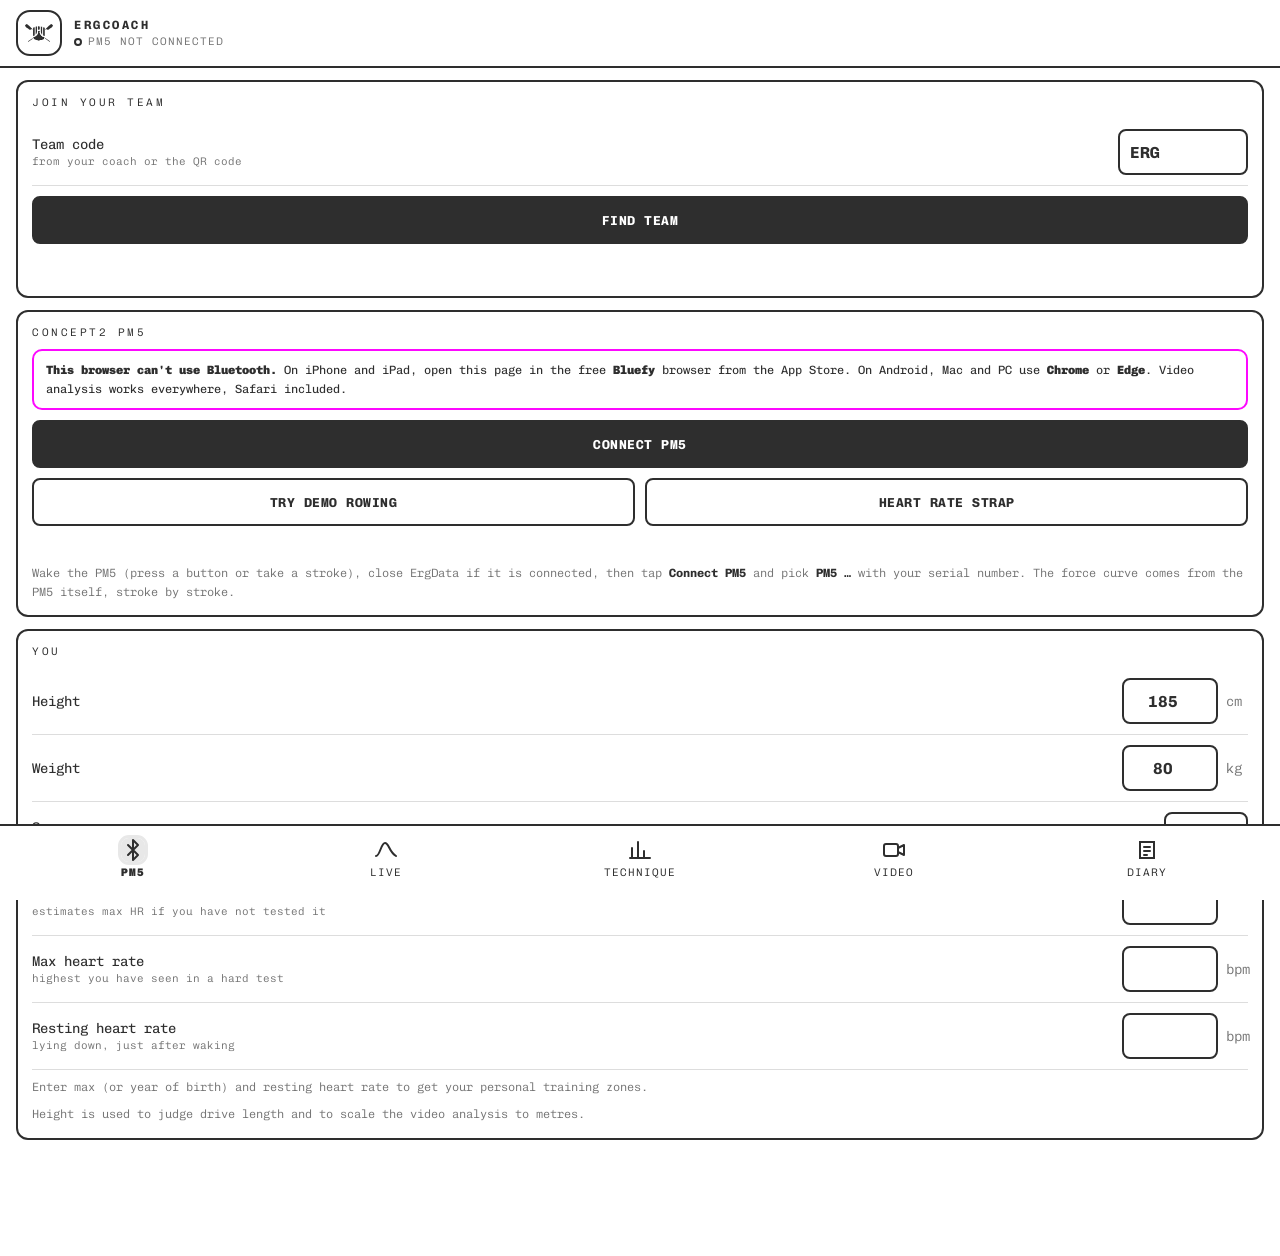
<file: index.html>
<!DOCTYPE html>
<html lang="en">
<head>
<meta charset="UTF-8">
<meta name="viewport" content="width=device-width, initial-scale=1, maximum-scale=1, user-scalable=no, viewport-fit=cover">
<meta name="apple-mobile-web-app-capable" content="yes">
<meta name="apple-mobile-web-app-status-bar-style" content="black">
<meta name="apple-mobile-web-app-title" content="ErgCoach">
<meta name="mobile-web-app-capable" content="yes">
<meta name="theme-color" content="#ffffff">
<link rel="manifest" href="manifest.json">
<link rel="apple-touch-icon" href="icon-180.png">
<link rel="icon" href="icon-192.png">
<title>Erg Coach</title>
<link rel="preconnect" href="https://fonts.googleapis.com">
<link rel="preconnect" href="https://fonts.gstatic.com" crossorigin>
<link href="https://fonts.googleapis.com/css2?family=Ultra&family=Josefin+Sans:wght@300;400;600;700&family=Chivo+Mono:wght@300;400;700;900&display=swap" rel="stylesheet">
<style>

  :root{
    --paper:#ffffff;
    --ink:#2e2e2e;
    --ink-mid:#757575;
    --line:#2e2e2e;
    --soft:#e8e8e8;
    --bad:#b00020;
  }
  *{ box-sizing:border-box; -webkit-tap-highlight-color:transparent; }
  html,body{ margin:0; padding:0; background:var(--paper); color:var(--ink); font-family:-apple-system,'SF Pro Text',system-ui,sans-serif;
    overscroll-behavior:none; -webkit-user-select:none; user-select:none; }
  .mono{ font-family:'Chivo Mono', ui-monospace, 'SF Mono', Menlo, Consolas, monospace; }
  .hidden{ display:none !important; }

  button{ border:2px solid var(--line); border-radius:8px; font-size:12px; font-weight:700; letter-spacing:0.5px;
    text-transform:uppercase; font-family:inherit; color:var(--ink); background:var(--paper); padding:12px 10px; cursor:pointer;
    -webkit-appearance:none; appearance:none; }
  button:active{ background:#eee; }
  button.solid{ background:var(--ink); color:var(--paper); }
  button.solid:active{ background:#000; }

  /* ---------- permission gate ---------- */
  #gate{ position:fixed; inset:0; background:var(--paper); z-index:50; display:flex; flex-direction:column;
    align-items:center; justify-content:center; gap:28px; padding:30px 34px; }
  #gate .copy{ max-width:300px; width:100%; }
  #gate .logoWrap{ height:54px; width:auto; display:block; }
  #gate .oar{ font-size:11px; color:var(--ink-mid); letter-spacing:3px; text-transform:uppercase; margin:10px 0 9px; font-weight:300; }
  #gate p{ color:var(--ink-mid); font-size:12px; line-height:1.5; margin:0; font-weight:300; }
  #gate p.madeBy{ margin-top:14px; font-size:11px; letter-spacing:0.5px; text-transform:uppercase; }
  #gate .actions{ display:flex; flex-direction:column; gap:9px; width:100%; max-width:300px; }
  #gate .skip{ border:none; background:transparent; color:var(--ink-mid); font-size:11px; text-decoration:underline;
    text-transform:none; letter-spacing:0; font-weight:300; padding:4px; }

  /* ---------- header ---------- */
  #top{ position:sticky; top:0; z-index:10; background:var(--paper); border-bottom:2px solid var(--line);
    padding:calc(10px + env(safe-area-inset-top)) 16px 10px; display:flex; align-items:center; gap:12px; }
  #brandBtn{ width:46px; height:46px; border-radius:14px; padding:7px; flex:0 0 auto; display:flex; align-items:center; justify-content:center; }
  #brandBtn svg{ width:100%; height:100%; }
  #top .ttl{ flex:1; }
  #top .ttl .name{ font-size:12px; letter-spacing:2.5px; text-transform:uppercase; font-weight:700; }
  #top .ttl .state{ font-size:11px; letter-spacing:1px; text-transform:uppercase; font-weight:300; color:var(--ink-mid); margin-top:3px; }
  .dot{ display:inline-block; width:8px; height:8px; border-radius:50%; border:2px solid var(--ink); margin-right:6px; vertical-align:-1px; }
  .dot.on{ background:var(--ink); }

  /* ---------- setup strip ---------- */
  #setup{ padding:12px 16px 4px; }
  .segRow{ display:flex; gap:8px; margin-bottom:8px; }
  .seg{ display:flex; gap:6px; flex:1; }
  .seg button, .tabBtn{ flex:1; padding:8px 6px; font-size:11px; letter-spacing:1px; }
  .seg button.active, .tabBtn.active{ background:var(--ink); color:var(--paper); }
  .seats{ display:flex; gap:6px; overflow-x:auto; padding-bottom:2px; }
  .seats button{ flex:0 0 auto; padding:8px 12px; font-size:11px; letter-spacing:1px; }
  .seats button.active{ background:var(--ink); color:var(--paper); }
  .smallLbl{ font-size:11px; letter-spacing:2px; text-transform:uppercase; font-weight:300; color:var(--ink-mid); margin:4px 0 6px; }

  main{ padding:0 16px calc(84px + env(safe-area-inset-bottom)); }

  /* ---------- panels ---------- */
  .panel{ border:2px solid var(--line); border-radius:12px; padding:14px; margin:12px 0; }
  .panel h2{ font-size:11px; font-weight:300; letter-spacing:2.5px; text-transform:uppercase; margin:0 0 10px; color:var(--ink); }
  .hint{ color:var(--ink-mid); font-size:12px; line-height:1.55; margin:8px 0 0; font-weight:300; }
  .hint b{ color:var(--ink); font-weight:700; }

  .readout{ text-align:center; padding:4px 0 2px; }
  .readout .lbl{ font-size:12px; letter-spacing:2.5px; text-transform:uppercase; font-weight:300; margin-bottom:4px; }
  .readout .v{ font-weight:900; line-height:1; white-space:nowrap; font-variant-numeric:tabular-nums; font-size:clamp(56px, 20vw, 88px); cursor:pointer; }
  .readout .v.held{ text-decoration:underline; text-decoration-thickness:4px; text-underline-offset:8px; }
  .readout .u{ font-size:12px; letter-spacing:1.5px; text-transform:uppercase; margin-top:8px; font-weight:300; min-height:18px; }
  .readout .v2{ font-weight:900; font-size:44px; line-height:1; margin-top:14px; font-variant-numeric:tabular-nums; }

  .btnRow{ display:flex; gap:8px; margin-top:10px; }
  .btnRow button{ flex:1; }

  .gauge{ display:block; width:100%; max-width:360px; margin:0 auto; }

  .kv{ display:grid; grid-template-columns:1fr auto; gap:0; font-size:12px; }
  .kv > div{ padding:8px 0; border-bottom:1px solid #ddd; }
  .kv > div:nth-child(even){ text-align:right; font-weight:700; font-variant-numeric:tabular-nums; padding-left:10px; }
  .kv > div:nth-last-child(-n+2){ border-bottom:0; }
  .kv .big{ font-size:26px; font-weight:900; }

  .tag{ display:inline-block; border:2px solid var(--ink); border-radius:6px; padding:1px 6px; font-size:10px; font-weight:700; letter-spacing:1px; margin-left:6px; vertical-align:1px; }
  .tag.ok{ background:var(--ink); color:var(--paper); }
  .tag.off{ border-color:var(--bad); color:var(--bad); }

  .field{ display:flex; align-items:center; justify-content:space-between; gap:8px; border-bottom:1px solid #ddd; padding:9px 0; font-size:12px; }
  .field:last-child{ border-bottom:0; }
  .field .fl{ flex:1; }
  .field .fl small{ display:block; color:var(--ink-mid); font-weight:300; font-size:11px; margin-top:2px; }
  .field .fu{ width:22px; color:var(--ink-mid); font-weight:300; }
  input[type=number], input[type=text], select{ font-family:inherit; font-size:14px; font-weight:700; color:var(--ink); background:var(--paper);
    border:2px solid var(--line); border-radius:6px; padding:6px 8px; -webkit-user-select:text; user-select:text; }
  input[type=number]{ width:84px; text-align:center; }
  input[type=text]{ width:100%; }
  select{ max-width:200px; -webkit-appearance:none; appearance:none; padding-right:22px;
    background:url("data:image/svg+xml,%3Csvg xmlns='http://www.w3.org/2000/svg' width='10' height='6'%3E%3Cpath d='M1 1l4 4 4-4' stroke='%232e2e2e' stroke-width='2' fill='none'/%3E%3C/svg%3E") no-repeat right 8px center; }
  textarea{ width:100%; min-height:110px; font-family:inherit; font-size:11px; border:2px solid var(--line); border-radius:8px; padding:8px; color:var(--ink); -webkit-user-select:text; user-select:text; }

  table{ width:100%; border-collapse:collapse; font-size:11px; font-variant-numeric:tabular-nums; }
  th,td{ padding:6px 5px; border-bottom:1px solid #ddd; text-align:right; white-space:nowrap; }
  th{ font-weight:300; letter-spacing:1px; text-transform:uppercase; font-size:10px; border-bottom:2px solid var(--line); }
  th:first-child, td:first-child{ text-align:left; }
  td.off{ color:var(--bad); font-weight:700; }
  td.ok{ font-weight:700; }
  .tblWrap{ overflow-x:auto; }

  
  /* ---------- ErgCoach ---------- */
  button{ min-height:48px; font-size:13px; padding:14px 12px; }
  .seg button{ min-height:46px; font-size:12px; padding:10px 6px; }
  .btnRow{ gap:10px; }
  .field{ padding:10px 0; font-size:14px; min-height:52px; }
  input[type=number], input[type=text], select{ font-size:16px; min-height:46px; padding:8px 10px; border-radius:8px; }
  input[type=number]{ width:96px; }
  input[type=range]{ width:100%; accent-color:#2e2e2e; }
  main{ padding:0 16px calc(104px + env(safe-area-inset-bottom)); }
  #brandBtn{ min-height:0; }

  #tabs{ position:fixed; left:0; right:0; bottom:0; z-index:20; background:var(--paper); border-top:2px solid var(--line);
    display:flex; padding:8px 6px calc(10px + env(safe-area-inset-bottom)); }
  #tabs button{ flex:1; border:0; background:transparent; min-height:56px; padding:4px 0; display:flex; flex-direction:column; align-items:center; gap:4px; font-size:11px; font-weight:300; letter-spacing:1px; }
  #tabs button svg{ width:24px; height:24px; }
  #tabs button.active{ font-weight:900; }
  #tabs button.active svg{ background:var(--soft); border-radius:8px; outline:3px solid var(--soft); }

  .big3{ display:grid; grid-template-columns:1fr 1fr 1fr; gap:0; text-align:center; }
  .big3 > div{ padding:6px 0; border-right:1px solid #ddd; }
  .big3 > div:last-child{ border-right:0; }
  .big3 .v{ font-weight:900; font-size:clamp(28px, 9vw, 40px); line-height:1.05; font-variant-numeric:tabular-nums; }
  .big3 .l{ font-size:11px; letter-spacing:1.5px; text-transform:uppercase; font-weight:300; color:var(--ink-mid); margin-top:4px; }
  .paceBig{ text-align:center; font-weight:900; font-size:clamp(64px, 22vw, 96px); line-height:1; font-variant-numeric:tabular-nums; margin:6px 0 2px; }
  .paceLbl{ text-align:center; font-size:12px; letter-spacing:2.5px; text-transform:uppercase; font-weight:300; }
  .chart{ display:block; width:100%; height:auto; border:2px solid var(--line); border-radius:12px; background:#fff; }
  .legend{ display:flex; flex-wrap:wrap; gap:12px; font-size:11px; color:var(--ink-mid); margin-top:8px; }
  .legend i{ display:inline-block; width:18px; height:3px; vertical-align:middle; margin-right:5px; background:#2e2e2e; }
  .chips{ display:grid; grid-template-columns:1fr 1fr; gap:8px; margin-top:10px; }
  .chip{ border:2px solid var(--line); border-radius:10px; padding:8px 10px; }
  .chip .cv{ font-size:20px; font-weight:900; font-variant-numeric:tabular-nums; }
  .chip .cl{ font-size:11px; color:var(--ink-mid); margin-top:2px; }
  .chip.warn{ border-color:#FD08FF; }
  .score{ display:flex; align-items:center; gap:14px; }
  .score .sv{ font-size:56px; font-weight:900; line-height:1; }
  .score .st{ font-size:12px; color:var(--ink-mid); line-height:1.5; }
  .find{ border-top:2px solid var(--line); padding:12px 0 4px; }
  .find:first-of-type{ border-top:0; }
  .find h3{ margin:0 0 4px; font-size:15px; font-weight:900; }
  .find .sev{ display:inline-block; font-size:10px; letter-spacing:1px; text-transform:uppercase; border:1.5px solid var(--ink); border-radius:5px; padding:1px 5px; margin-left:6px; vertical-align:2px; font-weight:700; }
  .find .sev.hi{ border-color:#FD08FF; color:#FD08FF; }
  .find p{ font-size:13px; line-height:1.55; margin:4px 0; color:var(--ink); font-weight:300; }
  .find .drill{ font-size:12px; border-left:3px solid #FD08FF; padding:4px 10px; margin:8px 0 6px; line-height:1.5; }
  .note{ border:2px solid #FD08FF; border-radius:10px; padding:10px 12px; font-size:12px; line-height:1.55; margin:10px 0; }
  .note b{ font-weight:900; }
  .status{ font-size:12px; color:var(--ink-mid); margin-top:8px; min-height:18px; }

  /* video */
  .vwrap{ position:relative; width:100%; border:2px solid var(--line); border-radius:12px; overflow:hidden; background:#111; }
  .vwrap video{ display:block; width:100%; height:auto; }
  .vwrap canvas{ position:absolute; inset:0; width:100%; height:100%; pointer-events:none; }
  .vwrap .empty{ color:#bbb; font-size:12px; padding:60px 20px; text-align:center; line-height:1.6; }
  .vbar{ display:flex; gap:6px; margin-top:8px; }
  .vbar button{ flex:1; min-height:46px; padding:8px 4px; font-size:12px; }
  .vbar button.active{ background:var(--ink); color:#fff; }
  .prog{ height:8px; border:2px solid var(--line); border-radius:5px; margin-top:8px; overflow:hidden; }
  .prog i{ display:block; height:100%; width:0; background:var(--ink); }
  .scrub{ margin-top:10px; }
  .vt{ display:flex; justify-content:space-between; font-size:11px; color:var(--ink-mid); margin-top:2px; }
  .recDot{ display:inline-block; width:10px; height:10px; border-radius:50%; background:#d0312d; margin-right:6px; animation:blink 1s infinite; }
  @keyframes blink{ 50%{ opacity:.2; } }
  .sess{ border:2px solid var(--line); border-radius:10px; padding:12px 14px; margin-bottom:8px; }
  .sess .sT{ font-size:14px; font-weight:900; }
  .sess .sM{ font-size:11px; color:var(--ink-mid); margin-top:3px; line-height:1.4; }
  #toast{ position:fixed; left:50%; bottom:calc(96px + env(safe-area-inset-bottom)); transform:translateX(-50%); z-index:30;
    background:var(--ink); color:var(--paper); border-radius:8px; padding:10px 16px; font-size:11px; font-weight:700; letter-spacing:1px;
    text-transform:uppercase; opacity:0; transition:opacity .2s; pointer-events:none; white-space:nowrap; }
  #toast.show{ opacity:1; }
  .selfRow{ display:flex; align-items:center; gap:12px; border-top:1px solid #ddd; margin-top:10px; padding-top:10px; }
  .selfRow .sv{ font-size:34px; font-weight:900; min-width:90px; }
  .selfRow .sl{ font-size:12px; color:#757575; } .selfRow small{ font-size:11px; }
  .xpc{ background:#f8eed5; border:3px solid #1b130d; border-radius:16px 12px 18px 10px; box-shadow:4px 4px 0 #1b130d; padding:14px; margin:6px 0 16px; color:#1b130d; }
  .xpc .pTop{ display:flex; justify-content:space-between; }
  .xpc .pLv{ font-family:Ultra, Georgia, serif; font-size:26px; color:#c8352b; -webkit-text-stroke:1px #1b130d; }
  .xpc .pRank{ font-size:12px; text-transform:uppercase; letter-spacing:1px; }
  .xpc .pBar{ height:14px; border:2px solid #1b130d; border-radius:8px; background:#fffaf0; overflow:hidden; margin:10px 0 4px; }
  .xpc .pBar i{ display:block; height:100%; background:#e0a526; }
  .xpc .pbs{ display:grid; grid-template-columns:1fr 1fr 1fr; gap:6px; margin-top:6px; }
  .xpc .pbs div{ border:2px solid #1b130d; border-radius:8px; padding:6px 8px; background:#fffaf0; }
  .xpc .pbs b{ font-size:16px; display:block; } .xpc .pbs small{ font-size:10px; color:#6b5a45; }
  .xpc .badges{ display:flex; flex-wrap:wrap; gap:6px; margin-top:6px; }
  .xpc .badges span{ font-size:11px; border:2px dashed #b9a98c; color:#b9a98c; border-radius:20px; padding:4px 9px; }
  .xpc .badges span.on{ border:2px solid #1b130d; background:#e0a526; color:#1b130d; font-weight:700; box-shadow:2px 2px 0 #1b130d; }
  /* coached workout overlay: lobby + landscape game */
  #sess{ position:fixed; inset:0; z-index:70; background:#efe1bd; color:#1b130d; overflow:auto; font-family:'Chivo Mono',monospace; }
  #sessX{ position:fixed; right:8px; top:8px; z-index:3; min-height:34px; padding:4px 10px; border:3px solid #1b130d; background:#f8eed5; border-radius:10px; box-shadow:2px 2px 0 #1b130d; }
  #sessIn{ height:100%; }
  #wkCv{ display:block; width:100vw; height:100vh; height:100dvh; }
  #sess .turn{ display:none; }
  @media (orientation:portrait){ #sess .turn{ display:flex; position:absolute; inset:0; align-items:center; justify-content:center; background:rgba(239,225,189,.96); font-family:Ultra, Georgia, serif; font-size:24px; text-align:center; padding:30px; } }
  .lob{ display:grid; grid-template-columns:minmax(200px,38%) 1fr; gap:16px; padding:16px 16px 20px; min-height:100%; align-items:start; }
  @media (orientation:portrait){ .lob{ grid-template-columns:1fr; } }
  .lobL{ background:#f8eed5; border:3px solid #1b130d; border-radius:18px 14px 20px 12px; box-shadow:4px 4px 0 #1b130d; padding:14px; text-align:center; }
  .lobName{ font-family:Ultra, Georgia, serif; font-size:24px; margin:4px 0 10px; }
  .lobT{ font-family:Ultra, Georgia, serif; font-size:24px; color:#c8352b; -webkit-text-stroke:1px #1b130d; }
  .lobS{ font-size:12px; color:#6b5a45; margin-bottom:6px; }
  .lobPm{ margin-top:10px; font-size:12px; } .lobPm button{ min-height:36px; padding:4px 10px; }
  #sess button{ border:3px solid #1b130d; box-shadow:2px 2px 0 #1b130d; background:#f8eed5; color:#1b130d; border-radius:12px; }
  #sess button.big{ width:100%; min-height:56px; font-family:Ultra, Georgia, serif; font-size:20px; text-transform:none; }
  #sess button.go{ background:#e0a526; animation:bob .6s ease-in-out infinite alternate; }
  .lbl2{ font-size:10px; letter-spacing:1.5px; text-transform:uppercase; margin:12px 0 5px; }
  .pk{ display:flex; flex-wrap:wrap; gap:6px; }
  #sess .pk button{ min-height:36px; min-width:36px; padding:3px 8px; font-size:11px; box-shadow:none; border-width:2px; }
  #sess .pk button.on{ background:#1b130d; color:#f8eed5; box-shadow:2px 2px 0 #e0a526; }
  .pk i{ display:block; width:22px; height:22px; border-radius:50%; border:2px solid #1b130d; }
  .crew{ display:flex; flex-wrap:wrap; gap:8px; } .crew span{ display:flex; flex-direction:column; align-items:center; font-size:10px; }
  .hits{ display:flex; flex-wrap:wrap; gap:4px; justify-content:center; margin-top:10px; } .hits span{ color:#fff; border:2px solid #1b130d; border-radius:20px; padding:2px 8px; font-size:10px; font-weight:700; }
  #sess .sty{ font-size:13px; line-height:1.5; }
  .hrRow{ display:flex; align-items:center; gap:12px; border-top:1px solid #ddd; margin-top:10px; padding-top:10px; }
  .hrV{ font-size:34px; font-weight:900; font-variant-numeric:tabular-nums; }
  .hrV small{ font-size:11px; font-weight:300; margin-left:4px; color:var(--ink-mid); }
  .hrZ{ flex:1; border-radius:10px; padding:10px 12px; font-size:13px; font-weight:900; background:var(--soft); }
  .liveTeam{ font-size:11px; color:var(--ink-mid); margin-top:8px; text-align:center; }
  .zt{ width:100%; margin-top:10px; }
  .zt td:first-child{ font-weight:900; }
  .zt .sw{ display:inline-block; width:10px; height:10px; border-radius:3px; margin-right:6px; vertical-align:0; }
  .pad{ display:grid; grid-template-columns:repeat(3,1fr); gap:10px; margin-top:12px; }
  .pad button{ font-size:24px; font-weight:900; min-height:62px; }
  .pinDots{ display:flex; justify-content:center; gap:16px; margin:14px 0 4px; }
  .pinDots i{ width:18px; height:18px; border-radius:50%; border:2px solid var(--ink); }
  .pinDots i.on{ background:var(--ink); }
  .names{ display:grid; grid-template-columns:1fr 1fr; gap:8px; margin-top:10px; }
  .names button{ text-transform:none; letter-spacing:0; font-size:15px; }
  #banner{ position:fixed; inset:0; z-index:80; background:rgba(46,46,46,0.94); color:#fff; display:flex; flex-direction:column; align-items:center; justify-content:center; gap:24px; padding:30px; text-align:center; }
  #banner #bannerTxt{ font-size:clamp(40px, 14vw, 72px); font-weight:900; line-height:1.05; }
  #banner #bannerTxt small{ display:block; font-size:16px; font-weight:300; margin-top:12px; letter-spacing:1px; }
  #banner button{ background:#fff; min-width:140px; }
  /* cartoon title card for countdowns and messages from the coach */
  #banner{ background:#c8352b; overflow:hidden; }
  #banner::before{ content:''; position:absolute; inset:-60%; background:repeating-conic-gradient(from 0deg, #c8352b 0 7.5deg, #e0a526 7.5deg 15deg); animation:spin 24s linear infinite; }
  #banner::after{ content:''; position:absolute; inset:0; background:radial-gradient(circle, transparent 40%, rgba(40,25,10,.55)); pointer-events:none; }
  #banner #bannerTxt{ position:relative; z-index:1; font-family:Ultra, Georgia, serif; font-weight:400; color:#c8352b; background:#f8eed5; border:5px solid #1b130d; border-radius:22px 16px 24px 14px; box-shadow:6px 6px 0 #1b130d; padding:22px 28px; -webkit-text-stroke:2px #1b130d; animation:bob .5s ease-in-out infinite alternate; }
  #banner #bannerTxt small{ -webkit-text-stroke:0; color:#1b130d; font-family:'Chivo Mono',monospace; font-weight:700; }
  #banner button{ position:relative; z-index:1; border:3px solid #1b130d; box-shadow:3px 3px 0 #1b130d; background:#f8eed5; color:#1b130d; }
  @keyframes bob{ from{ transform:translateY(-3px) rotate(-1deg); } to{ transform:translateY(3px) rotate(1deg); } }
  @keyframes spin{ to{ transform:rotate(360deg); } }
  .bars{ display:flex; align-items:flex-end; gap:6px; height:120px; border-bottom:2px solid var(--line); margin-top:10px; }
  .bars > div{ flex:1; display:flex; flex-direction:column-reverse; }
  .bars span{ display:block; }
  .barsL{ display:flex; gap:6px; font-size:10px; color:var(--ink-mid); margin-top:4px; }
  .barsL > div{ flex:1; text-align:center; }
  .sess .btnRow button{ min-height:44px; padding:10px 8px; font-size:12px; }

  /* ===== LOW-POLY THEME (dusk palette, faceted backgrounds, flat cards, Josefin Sans) ===== */
  :root{ --lp-ink:#3b3560; --lp-cream:#fff8ef; --lp-gold:#f7b267; --lp-rose:#ee8a7a; --lp-teal:#4fa3a5; --lp-plum:#55558f; }
  .lpbg{ background-color:#b9a2d6 !important; background-size:cover !important; background-position:center !important; }

  #sess{ color:var(--lp-cream); font-family:'Josefin Sans', sans-serif; }
  #sessX, #sess button{ border:0 !important; box-shadow:none !important; border-radius:3px !important; background:rgba(255,246,236,.92); color:var(--lp-ink); font-family:'Josefin Sans', sans-serif; font-weight:700; letter-spacing:.08em; }
  #sess button.big{ font-family:'Josefin Sans', sans-serif; letter-spacing:.14em; text-transform:uppercase; }
  #sess button.go{ background:var(--lp-gold); animation:none; }
  #sess .pk button.on{ background:var(--lp-ink); color:var(--lp-cream); box-shadow:inset 0 -3px 0 var(--lp-gold) !important; }
  .pk i{ border:0; clip-path:polygon(50% 0,100% 25%,100% 75%,50% 100%,0 75%,0 25%); border-radius:0; }
  .lobL{ background:rgba(255,246,236,.95); color:var(--lp-ink); border:0; border-radius:4px; box-shadow:0 12px 34px rgba(59,53,96,.35); }
  .lobName{ font-family:'Josefin Sans', sans-serif; font-weight:700; }
  .lobT{ font-family:'Josefin Sans', sans-serif; font-weight:700; color:var(--lp-cream); -webkit-text-stroke:0; letter-spacing:.04em; }
  .lobS{ color:rgba(255,246,236,.8); } .lobL .lobS{ color:#6b6680; } .lbl2{ color:rgba(255,246,236,.75); letter-spacing:.25em; }
  .hits span{ border:0; border-radius:2px; }
  #sess .turn{ background:rgba(59,53,96,.96) !important; font-family:'Josefin Sans', sans-serif !important; }
  #banner{ background:#9a8cc9; } #banner::before{ display:none; } #banner::after{ background:radial-gradient(circle, transparent 50%, rgba(59,53,96,.35)); }
  #banner #bannerTxt{ font-family:'Josefin Sans', sans-serif; font-weight:700; color:var(--lp-cream); background:transparent; border:0; box-shadow:none; -webkit-text-stroke:0; animation:none; }
  #banner #bannerTxt small{ color:var(--lp-gold); font-family:'Josefin Sans', sans-serif; letter-spacing:.2em; text-transform:uppercase; }
  #banner button{ border:0; box-shadow:none; border-radius:3px; background:rgba(255,246,236,.92); color:var(--lp-ink); }
  .xpc{ background:linear-gradient(160deg,#8f84c8,#e8b0c6 70%,#f6c6b1); color:var(--lp-cream); border:0; border-radius:4px; box-shadow:0 12px 30px rgba(59,53,96,.3); }
  .xpc .pLv{ font-family:'Josefin Sans', sans-serif; font-weight:700; color:var(--lp-cream); -webkit-text-stroke:0; }
  .xpc .pBar{ border:0; border-radius:0; background:rgba(255,246,236,.2); } .xpc .pBar i{ background:var(--lp-gold); }
  .xpc .hint, .xpc .smallLbl{ color:rgba(255,246,236,.8); }
  .xpc .pbs div{ border:0; border-radius:3px; background:rgba(255,246,236,.14); } .xpc .pbs small{ color:rgba(255,246,236,.75); }
  .xpc .badges{ gap:4px; } .xpc .badges span{ display:none; } .xpc .bdgw{ display:flex; flex-direction:column; align-items:center; width:62px; font-size:9px; text-align:center; line-height:1.2; }
</style>
</head>
<body>

<header id="top">
  <button id="brandBtn" aria-label="ErgCoach">    <svg viewBox="0 0 208 132" fill="none" xmlns="http://www.w3.org/2000/svg">
<path d="M56.3564 104.401C56.8042 105.671 57.363 106.97 58.0576 108.255L25.1533 131.261L25.1445 131.25C24.5513 131.66 23.5009 131.273 22.7939 130.379C22.0869 129.484 21.9903 128.432 22.5849 128.011L56.3564 104.401ZM185.409 128.011C186.003 128.432 185.907 129.484 185.2 130.379C184.493 131.273 183.443 131.66 182.85 131.25L182.84 131.261L148.605 107.325C149.256 105.997 149.769 104.664 150.169 103.375L185.409 128.011ZM196.851 0.0251582C197.028 -0.0161594 197.203 -0.00582061 197.347 0.0505488L197.382 0.0329707L197.482 0.125744C197.512 0.146888 197.539 0.170045 197.563 0.196057L197.601 0.236096L201.382 3.74781L207.844 11.0193C208.017 11.211 208.043 11.4771 207.903 11.7302C206.782 13.7479 201.402 22.8336 192.1 29.0994C182.829 35.3597 173.804 41.4342 171.763 42.8093C171.507 42.9832 171.176 43.0206 170.93 42.9031C169.053 42.0566 161.164 38.5815 157.072 39.0261L151.398 42.9929V37.9597L154.122 36.0564C155.721 34.461 164.914 25.2725 171.904 18.3728L177.35 12.9627L182.606 7.74098L182.592 7.74586C182.615 7.72517 182.64 7.70408 182.664 7.68336L182.795 7.5525L182.844 7.52809C186.228 4.59182 190.523 1.47334 196.851 0.0251582ZM10.6474 0.0505488C10.7909 -0.00563156 10.9653 -0.0161019 11.1426 0.0251582C17.4684 1.47293 21.7621 4.59052 25.1465 7.52613L25.1982 7.5525L25.3379 7.69117C25.3587 7.70936 25.3806 7.72769 25.4013 7.74586L25.3886 7.74098L30.6445 12.9627L36.0888 18.3728C43.0749 25.2681 52.2607 34.4493 53.8681 36.0535L54.7881 36.6961V41.7293L50.9228 39.0271C46.8312 38.5813 38.9403 42.0557 37.0635 42.9021C36.817 43.02 36.4858 42.9834 36.2304 42.8093C34.1889 41.4343 25.165 35.3596 15.8945 29.0994C6.59199 22.8334 1.21077 13.7475 0.0898177 11.7302C-0.0502329 11.4771 -0.0235827 11.2111 0.149388 11.0193L6.6113 3.74781L10.3867 0.241955L10.4297 0.196057C10.4539 0.169837 10.4821 0.147025 10.5117 0.125744L10.6123 0.0329707L10.6474 0.0505488Z" fill="#2e2e2e"/>
<mask id="mask0_btn" style="mask-type:alpha" maskUnits="userSpaceOnUse" x="60" y="47" width="87" height="81">
<path d="M97.8084 47.6837C99.7152 47.5824 101.661 47.6521 103.571 47.6483C105.051 47.6454 106.643 47.5295 108.108 47.712C108.727 47.789 109.321 47.9629 109.869 48.2644C110.857 48.8006 111.582 49.7172 111.877 50.8014C112.207 51.971 112.084 53.2681 111.478 54.3275C110.787 55.5335 109.709 56.0934 108.414 56.4366C108.43 58.0108 108.552 59.5822 108.779 61.1401C110.308 71.5983 115.879 81.0394 124.295 87.4341C130.466 92.0766 139.09 95.3246 146.871 94.2227C146.882 95.4202 146.905 96.6263 146.81 97.82C146.517 101.519 145.271 105.224 143.079 108.232C137.479 115.918 127.388 117.018 118.779 118.796C113.887 119.806 109.779 120.687 105.854 124.059C104.822 124.991 103.958 126.046 103.201 127.209C101.638 125.114 99.8746 123.389 97.5862 122.094C94.7714 120.502 91.6618 119.824 88.5305 119.169C80.596 117.511 71.2894 116.455 65.518 110.138C61.5413 105.784 59.7683 100.054 60.0529 94.2189C60.4073 94.2729 60.7601 94.2994 61.1178 94.3192C69.8695 94.8049 78.262 91.0864 84.6758 85.2852C91.0811 79.4916 95.3764 71.1979 96.8522 62.7268C97.212 60.6619 97.3384 58.5588 97.4459 56.468C96.7755 56.2921 96.148 56.0933 95.5646 55.7018C94.5641 55.0399 93.8864 53.9893 93.6961 52.8048C93.509 51.6358 93.7765 50.3906 94.4934 49.4403C95.3116 48.3554 96.502 47.8546 97.8084 47.6837Z" fill="#1071AE"/>
</mask>
<g mask="url(#mask0_btn)">
<path d="M97.8084 47.6837C99.7152 47.5824 101.661 47.6521 103.571 47.6483C105.051 47.6454 106.643 47.5295 108.108 47.712C108.727 47.789 109.321 47.9629 109.869 48.2644C110.857 48.8006 111.582 49.7172 111.877 50.8014C112.207 51.971 112.084 53.2681 111.478 54.3275C110.787 55.5335 109.709 56.0934 108.414 56.4366C108.43 58.0108 108.552 59.5822 108.779 61.1401C110.308 71.5983 115.879 81.0394 124.295 87.4341C130.466 92.0766 139.09 95.3246 146.871 94.2227C146.882 95.4202 146.905 96.6263 146.81 97.82C146.517 101.519 145.271 105.224 143.079 108.232C137.479 115.918 127.388 117.018 118.779 118.796C113.887 119.806 109.779 120.687 105.854 124.059C104.822 124.991 103.958 126.046 103.201 127.209C101.638 125.114 99.8746 123.389 97.5862 122.094C94.7714 120.502 91.6618 119.824 88.5305 119.169C80.596 117.511 71.2894 116.455 65.518 110.138C61.5413 105.784 59.7683 100.054 60.0529 94.2189C60.4073 94.2729 60.7601 94.2994 61.1178 94.3192C69.8695 94.8049 78.262 91.0864 84.6758 85.2852C91.0811 79.4916 95.3764 71.1979 96.8522 62.7268C97.212 60.6619 97.3384 58.5588 97.4459 56.468C96.7755 56.2921 96.148 56.0933 95.5646 55.7018C94.5641 55.0399 93.8864 53.9893 93.6961 52.8048C93.509 51.6358 93.7765 50.3906 94.4934 49.4403C95.3116 48.3554 96.502 47.8546 97.8084 47.6837Z" fill="#2e2e2e"/>
</g>
<path d="M134.769 23.125C138.749 24.4471 142.755 25.9303 146.66 27.4587L146.638 87.6228C142.64 87.5395 138.521 86.3534 134.758 85.0716L134.769 23.125Z" fill="#2e2e2e"/>
<path d="M71.8793 23.0391L71.9617 23.1143C72.1724 24.3266 72.0016 26.7636 72.0016 28.0802L71.9993 39.6664L72.009 84.9623C68.2742 86.2195 64.2435 87.5458 60.2726 87.6083C60.0396 87.2107 60.1887 32.6106 60.1763 27.2805C61.5478 26.8564 62.9011 26.3053 64.2509 25.814L71.8793 23.0391Z" fill="#2e2e2e"/>
<path d="M88.6853 18.4298C88.8544 18.3849 88.9211 18.386 89.0852 18.4474C89.2435 19.9858 89.1228 21.6431 89.1208 23.1967L89.1184 32.2235L89.1212 47.4774C89.1215 50.3859 89.1907 53.3146 89.0854 56.2211C88.7584 65.2521 86.1268 71.8134 79.408 78.0614L79.2044 78.1882C79.0753 77.9743 79.0843 77.7906 79.0768 77.5436C79.0193 75.6294 79.0922 73.6831 79.0922 71.7651L79.0918 58.9303L79.0887 20.4271C82.2103 19.7074 85.5112 18.8182 88.6853 18.4298Z" fill="#2e2e2e"/>
<path d="M117.725 18.3516C120.954 18.9789 124.17 19.6738 127.37 20.4357L127.354 78.1323C126.842 77.4847 126.149 76.9262 125.565 76.3364C122.258 73.0515 119.902 68.9315 118.748 64.415C117.665 60.2178 117.71 56.0612 117.712 51.7643L117.714 42.696L117.725 18.3516Z" fill="#2e2e2e"/>
<path d="M96.3273 18.0121L109.667 18.0078L109.654 40.1149C105.223 40.0226 100.777 40.0915 96.3436 40.104C96.177 32.8316 96.3297 25.3073 96.3273 18.0121Z" fill="#2e2e2e"/>
<path d="M96.3517 18.0121L103.136 18.0078L103.13 40.1598C100.876 40.0673 98.6147 40.1364 96.36 40.1489C96.2752 32.8616 96.3529 25.3221 96.3517 18.0121Z" fill="#2e2e2e"/>
</svg>
</button>
  <div class="ttl mono">
    <div class="name">ErgCoach</div>
    <div class="state" id="pmState"><span class="dot" id="pmDot"></span><span id="pmTxt">PM5 not connected</span></div>
  </div>
</header>

<main class="mono">

<!-- CONNECT -->
<section id="v-con">
  <div class="panel" id="teamPane"></div>
  <div class="panel">
    <h2>Concept2 PM5</h2>
    <div id="btWarn"></div>
    <div class="btnRow"><button class="solid" id="btnConnect">Connect PM5</button></div>
    <div class="btnRow"><button id="btnDemo">Try demo rowing</button><button id="btnHr">Heart rate strap</button></div>
    <div class="seg hidden" id="demoSeg" style="margin-top:8px;flex-wrap:wrap">
      <button data-d="good" class="active">Good</button><button data-d="soft">Soft catch</button><button data-d="late">Late peak</button><button data-d="hump">Two humps</button><button data-d="spike">Early spike</button>
    </div>
    <p class="status" id="conStatus"></p>
    <p class="hint">Wake the PM5 (press a button or take a stroke), close ErgData if it is connected, then tap <b>Connect PM5</b> and pick <b>PM5 …</b> with your serial number. The force curve comes from the PM5 itself, stroke by stroke.</p>
  </div>
  <div class="panel">
    <h2>You</h2>
    <div class="field"><div class="fl">Height</div><input type="number" id="pHgt" inputmode="decimal"><div class="fu">cm</div></div>
    <div class="field"><div class="fl">Weight</div><input type="number" id="pWgt" inputmode="decimal"><div class="fu">kg</div></div>
    <div class="field"><div class="fl">Sex<small>for the level bands</small></div><select id="pSex"><option value="">–</option><option value="m">Male</option><option value="f">Female</option></select></div>
    <div class="field"><div class="fl">Year of birth<small>estimates max HR if you have not tested it</small></div><input type="number" id="pBy" inputmode="numeric"><div class="fu"></div></div>
    <div class="field"><div class="fl">Max heart rate<small>highest you have seen in a hard test</small></div><input type="number" id="pMax" inputmode="numeric"><div class="fu">bpm</div></div>
    <div class="field"><div class="fl">Resting heart rate<small>lying down, just after waking</small></div><input type="number" id="pRest" inputmode="numeric"><div class="fu">bpm</div></div>
    <div id="zoneBox"></div>
    <p class="hint">Height is used to judge drive length and to scale the video analysis to metres.</p>
  </div>
</section>

<!-- LIVE -->
<section id="v-live" class="hidden">
  <div class="panel">
    <div class="paceLbl">Pace /500 m</div>
    <div class="paceBig" id="lPace">–:––</div>
    <div class="big3" style="margin-top:8px">
      <div><div class="v" id="lRate">–</div><div class="l">s/m</div></div>
      <div><div class="v" id="lWatt">–</div><div class="l">watts</div></div>
      <div><div class="v" id="lDist">–</div><div class="l">metres</div></div>
    </div>
    <div class="hrRow" id="lHrRow"><div class="hrV"><span id="lHr">–</span><small>bpm</small></div><div class="hrZ" id="lZone">no heart rate</div></div>
    <div class="liveTeam" id="lTeam"></div>
  </div>
  <div class="panel">
    <h2>Force curve · <span id="lStroke">0 strokes</span></h2>
    <div id="lChart"></div>
    <div class="legend"><span><i style="background:#FD08FF;height:4px"></i>last stroke</span><span><i style="background:#c8c8c8"></i>previous</span><span><i style="background:repeating-linear-gradient(90deg,#2e2e2e 0 4px,transparent 4px 7px)"></i>target shape</span></div>
    <div class="chips" id="lChips"></div>
  </div>
  <div class="btnRow"><button id="btnLiveTech">Technique →</button><button id="btnSave">Stop &amp; save</button></div>
</section>

<!-- TECHNIQUE -->
<section id="v-tech" class="hidden">
  <div class="panel" id="techPane"></div>
</section>

<!-- VIDEO -->
<section id="v-video" class="hidden">
  <div class="panel">
    <h2>Video analysis</h2>
    <div class="vwrap" id="vwrap"><div class="empty" id="vEmpty">Film from the side, level with the seat, 3–4 m away. The whole body and the handle should be in view for the full stroke.</div><video id="vid" playsinline muted preload="auto" class="hidden"></video><canvas id="vcan"></canvas></div>
    <div class="vbar" id="vSrcBar"><button id="vRec">● Record</button><button id="vLoad">Load video</button><input type="file" id="vFile" accept="video/*" class="hidden"></div>
    <div class="vbar hidden" id="vRecBar"><button class="solid" id="vStop"><span class="recDot"></span>Stop</button></div>
    <div class="hidden" id="vAnaBar"><div class="btnRow"><button class="solid" id="vAnalyse">Find joints &amp; analyse</button></div><div class="prog"><i id="vProg"></i></div></div>
    <p class="status" id="vStatus"></p>
    <div class="hidden" id="vPlay">
      <input type="range" class="scrub" id="vScrub" min="0" max="1000" value="0">
      <div class="vt"><span id="vT">0.00 s</span><span id="vPhase"></span></div>
      <div class="vbar"><button id="vPrevC">◀ Catch</button><button id="vBack">−1</button><button id="vPP">Play</button><button id="vFwd">+1</button><button id="vNextC">Catch ▶</button></div>
      <div class="vbar" id="vSpeed"><button data-s="0.25">¼×</button><button data-s="0.5" class="active">½×</button><button data-s="1">1×</button><button id="vOv" class="active">Lines</button></div>
    </div>
  </div>
  <div class="panel hidden" id="vSyncPanel">
    <h2>Force curve at this stroke</h2>
    <div id="vForce"></div>
    <div class="legend"><span><i style="background:#FD08FF;height:4px"></i>PM5 force</span><span><i style="background:#2e2e2e"></i>handle speed (video)</span></div>
    <div class="field"><div class="fl">PM5 sync offset<small id="vSyncInfo"></small></div><input type="number" id="vOffset" step="0.1" value="0"><div class="fu">s</div></div>
    <div class="btnRow"><button id="vAutoSync">Auto-align with PM5</button></div>
  </div>
  <div class="panel hidden" id="vResult"></div>
</section>

<!-- LOG -->
<section id="v-log" class="hidden">
  <div class="panel" id="logPane"></div>
</section>

</main>

<nav id="tabs" class="mono">
  <button data-v="con" class="active"><svg viewBox="0 0 24 24" fill="none" stroke="#2e2e2e" stroke-width="2" stroke-linecap="round" stroke-linejoin="round"><path d="M7 7l10 10-5 5V2l5 5L7 17"/></svg>PM5</button>
  <button data-v="live"><svg viewBox="0 0 24 24" fill="none" stroke="#2e2e2e" stroke-width="2" stroke-linecap="round"><path d="M2 18 C6 18 7 5 11 5 S15 14 22 18"/></svg>Live</button>
  <button data-v="tech"><svg viewBox="0 0 24 24" fill="none" stroke="#2e2e2e" stroke-width="2" stroke-linecap="round"><path d="M4 20V10M10 20V4M16 20v-7M22 20H2"/></svg>Technique</button>
  <button data-v="video"><svg viewBox="0 0 24 24" fill="none" stroke="#2e2e2e" stroke-width="2" stroke-linejoin="round"><rect x="2" y="6" width="14" height="12" rx="2"/><path d="M16 10l6-3v10l-6-3z"/></svg>Video</button>
  <button data-v="log"><svg viewBox="0 0 24 24" fill="none" stroke="#2e2e2e" stroke-width="2" stroke-linecap="round"><path d="M5 4h14v16H5zM9 9h6M9 13h6M9 17h3"/></svg>Diary</button>
</nav>

<div id="toast" class="mono"></div>
<div id="sess" class="hidden"><button id="sessX">✕</button><div id="sessIn"></div></div>
<div id="banner" class="mono hidden"><div id="bannerTxt"></div><button id="bannerX">OK</button></div>
<script src="config.js" onerror="0"></script>
<script>
'use strict';
const $ = id => document.getElementById(id);
const esc = s => String(s ?? '').replace(/[&<>"]/g, c => ({'&':'&amp;','<':'&lt;','>':'&gt;','"':'&quot;'}[c]));
const fmt = (v, d=1) => (v==null || isNaN(v)) ? '–' : (+v).toFixed(d);
const clamp = (v, a, b) => Math.max(a, Math.min(b, v));
const mean = a => a.length ? a.reduce((s,x)=>s+x,0)/a.length : 0;
const sd = a => { const m = mean(a); return Math.sqrt(mean(a.map(x=>(x-m)**2))); };
const LBF = 4.44822;                       // PM5 reports force in pounds
const MG = '#FD08FF', IK = '#2e2e2e';
const fmtPace = s => (!s || !isFinite(s) || s>=600) ? '–:––' : `${Math.floor(s/60)}:${String(Math.floor(s%60)).padStart(2,'0')}.${Math.floor((s*10)%10)}`;
const paceFromWatts = w => w>0 ? 500*Math.cbrt(2.8/w) : 0;    // Concept2 formula

function toast(t){ const e=$('toast'); e.textContent=t; e.classList.add('show'); clearTimeout(toast.h); toast.h=setTimeout(()=>e.classList.remove('show'),1800); }


const HOOKS = { stroke:[], status:[] };

// ---------- team backend: Supabase when configured, otherwise a local demo backend ----------
const CFG = Object.assign({ url:'', key:'' }, window.ERG_CFG || {}, (()=>{ try{ return JSON.parse(localStorage.getItem('ergcoach.server')||'{}'); }catch(e){ return {}; } })());

const SupaAPI = {
  kind:'supabase',
  async rpc(fn, args){
    const r = await fetch(`${CFG.url}/rest/v1/rpc/${fn}`, { method:'POST', headers:{ apikey:CFG.key, Authorization:'Bearer '+CFG.key, 'Content-Type':'application/json' }, body:JSON.stringify(args||{}) });
    const txt = await r.text(); let j = null; try{ j = txt ? JSON.parse(txt) : null; }catch(e){}
    if (!r.ok) throw new Error((j && (j.message || j.hint)) || ('Server error '+r.status));
    return j;
  },
  createTeam:(name,code,pin)=>SupaAPI.rpc('create_team',{p_name:name,p_code:code,p_coach_pin:pin}),
  roster:code=>SupaAPI.rpc('team_roster',{p_code:code}),
  athleteLogin:async (code,id,pin)=>{ const r = await SupaAPI.rpc('athlete_login',{p_code:code,p_athlete:id,p_pin:pin}); if (r && r.error) throw new Error(r.error); return r; },
  coachLogin:(code,pin)=>SupaAPI.rpc('coach_login',{p_code:code,p_pin:pin}),
  myProfile:tok=>SupaAPI.rpc('my_profile',{p_token:tok}),
  updateProfile:(tok,p)=>SupaAPI.rpc('update_profile',{p_token:tok,p}),
  saveSession:(tok,s)=>SupaAPI.rpc('save_session',{p_token:tok,s}),
  mySessions:(tok,full)=>SupaAPI.rpc('my_sessions',{p_token:tok,p_full:!!full}),
  deleteSession:(tok,id)=>SupaAPI.rpc('delete_session',{p_token:tok,p_id:id}),
  coachTeam:tok=>SupaAPI.rpc('coach_team',{p_token:tok}),
  coachSaveAthlete:(tok,p)=>SupaAPI.rpc('coach_save_athlete',{p_token:tok,p}),
  coachRemoveAthlete:(tok,id)=>SupaAPI.rpc('coach_remove_athlete',{p_token:tok,p_id:id}),
  coachSessions:(tok,ids,from,full)=>SupaAPI.rpc('coach_sessions',{p_token:tok,p_athletes:ids&&ids.length?ids:null,p_from:from||null,p_full:!!full}),
  async rt(code, onMsg){
    if (!SupaAPI.sb){ const m = await import('https://cdn.jsdelivr.net/npm/@supabase/supabase-js@2/+esm'); SupaAPI.sb = m.createClient(CFG.url, CFG.key); }
    const ch = SupaAPI.sb.channel('erg-'+code.toUpperCase(), { config:{ broadcast:{ self:false, ack:false } } });
    ch.on('broadcast', { event:'m' }, ({payload}) => onMsg(payload));
    await new Promise(res=>ch.subscribe(st=>{ if (st==='SUBSCRIBED') res(); }));
    return { send:m=>ch.send({ type:'broadcast', event:'m', payload:m }), close:()=>SupaAPI.sb.removeChannel(ch) };
  }
};

// Local demo backend: same calls, stored in this browser; live data between tabs via BroadcastChannel
const LocalAPI = {
  kind:'local', K:'ergcoach.localdb',
  db(){ try{ return Object.assign({teams:[],athletes:[],tokens:[],sessions:[]}, JSON.parse(localStorage.getItem(this.K)||'{}')); }catch(e){ return {teams:[],athletes:[],tokens:[],sessions:[]}; } },
  put(d){ localStorage.setItem(this.K, JSON.stringify(d)); },
  id(){ return (crypto.randomUUID ? crypto.randomUUID() : 'x'+Math.random().toString(36).slice(2)+Date.now().toString(36)); },
  async h(s){ const b = await crypto.subtle.digest('SHA-256', new TextEncoder().encode('erg:'+s)); return [...new Uint8Array(b)].map(x=>x.toString(16).padStart(2,'0')).join(''); },
  tok(d,t){ const k = d.tokens.find(x=>x.token===t); if (!k) throw new Error('Not logged in'); return k; },
  async createTeam(name, code, pin){ const d=this.db(); code=code.toUpperCase(); if (d.teams.some(t=>t.code===code)) throw new Error('That team code is taken'); const t={id:this.id(),name,code,coach_pin:pin ? await this.h(pin) : null}; d.teams.push(t); const token=this.id(); d.tokens.push({token,team_id:t.id,athlete_id:null}); this.put(d); return {token,team:{id:t.id,name,code}}; },
  async roster(code){ const d=this.db(), t=d.teams.find(x=>x.code===code.toUpperCase()); if (!t) return null; return {team:{id:t.id,name:t.name,code:t.code}, athletes:d.athletes.filter(a=>a.team_id===t.id).map(a=>({id:a.id,name:a.name,has_pin:!!a.pin})).sort((a,b)=>a.name.localeCompare(b.name))}; },
  async athleteLogin(code,id,pin){ const d=this.db(), t=d.teams.find(x=>x.code===code.toUpperCase()), a=d.athletes.find(x=>x.id===id && t && x.team_id===t.id); if (!a) throw new Error('Unknown athlete');
    if (a.locked_until && a.locked_until>Date.now()) throw new Error('Too many wrong codes. Try again in a few minutes.');
    if (a.pin && a.pin !== await this.h(pin||'')){ a.failed=(a.failed||0)+1; if (a.failed>=5) a.locked_until=Date.now()+600000; this.put(d); throw new Error('Wrong code'); }
    a.failed=0; a.locked_until=null; const token=this.id(); d.tokens.push({token,team_id:t.id,athlete_id:a.id}); this.put(d); return {token,athlete:{id:a.id,name:a.name}}; },
  async coachLogin(code,pin){ const d=this.db(), t=d.teams.find(x=>x.code===code.toUpperCase()); if (!t || (t.coach_pin && t.coach_pin!==await this.h(pin||''))) throw new Error('Wrong team code or coach PIN'); const token=this.id(); d.tokens.push({token,team_id:t.id,athlete_id:null}); this.put(d); return {token,team:{id:t.id,name:t.name,code:t.code}}; },
  async myProfile(tok){ const d=this.db(), k=this.tok(d,tok), a=d.athletes.find(x=>x.id===k.athlete_id), t=d.teams.find(x=>x.id===k.team_id); if (!a) return null; const {pin,failed,locked_until,...p}=a; return Object.assign(p,{team:t.name,code:t.code}); },
  async updateProfile(tok,p){ const d=this.db(), k=this.tok(d,tok), a=d.athletes.find(x=>x.id===k.athlete_id); for (const f of ['sex','birth_year','weight','height','max_hr','rest_hr']) if (p[f]!=null && p[f]!=='') a[f]=p[f]; this.put(d); },
  async saveSession(tok,s){ const d=this.db(), k=this.tok(d,tok); if (!k.athlete_id) throw new Error('Not logged in');
    if (s.id){ const o=d.sessions.find(x=>x.id===s.id && x.athlete_id===k.athlete_id); if (o){ for (const f of ['kind','zone','rpe','notes','distance','duration','avg_hr']) if (s[f]!==undefined) o[f]=s[f]; this.put(d); return o.id; } }
    const o=Object.assign({}, s, {id:this.id(), team_id:k.team_id, athlete_id:k.athlete_id, started_at:s.started_at||new Date().toISOString(), kind:s.kind||'erg'}); d.sessions.push(o); this.put(d); return o.id; },
  async mySessions(tok,full){ const d=this.db(), k=this.tok(d,tok); return d.sessions.filter(s=>s.athlete_id===k.athlete_id).sort((a,b)=>b.started_at.localeCompare(a.started_at)).map(s=>full?s:Object.assign({},s,{strokes:null})); },
  async deleteSession(tok,id){ const d=this.db(), k=this.tok(d,tok); d.sessions=d.sessions.filter(s=>!(s.id===id && (s.athlete_id===k.athlete_id || (!k.athlete_id && s.team_id===k.team_id)))); this.put(d); },
  async coachTeam(tok){ const d=this.db(), k=this.tok(d,tok); if (k.athlete_id) throw new Error('Coach login needed'); const t=d.teams.find(x=>x.id===k.team_id);
    return {team:{id:t.id,name:t.name,code:t.code}, athletes:d.athletes.filter(a=>a.team_id===t.id).map(({pin,failed,locked_until,...a})=>({...a,has_pin:!!pin})).sort((a,b)=>a.name.localeCompare(b.name))}; },
  async coachSaveAthlete(tok,p){ const d=this.db(), k=this.tok(d,tok); if (k.athlete_id) throw new Error('Coach login needed');
    if (p.id){ const a=d.athletes.find(x=>x.id===p.id && x.team_id===k.team_id); if (!a) throw new Error('Unknown athlete'); for (const f of ['name','max_hr','rest_hr','weight','height','sex','birth_year']) if (p[f]!=null && p[f]!=='') a[f]=p[f]; if (p.pin==='none') a.pin=null; else if (p.pin) { a.pin=await this.h(p.pin); a.failed=0; a.locked_until=null; } this.put(d); return a.id; }
    if (p.pin && !/^\d{4}$/.test(p.pin)) throw new Error('PIN must be 4 digits');
    const a={id:this.id(),team_id:k.team_id,name:p.name,pin:p.pin ? await this.h(p.pin) : null}; for (const f of ['max_hr','rest_hr','weight','height','sex','birth_year']) if (p[f]!=null && p[f]!=='') a[f]=p[f]; d.athletes.push(a); this.put(d); return a.id; },
  async coachRemoveAthlete(tok,id){ const d=this.db(), k=this.tok(d,tok); if (k.athlete_id) return; d.athletes=d.athletes.filter(a=>!(a.id===id && a.team_id===k.team_id)); d.sessions=d.sessions.filter(s=>s.athlete_id!==id); this.put(d); },
  async coachSessions(tok,ids,from,full){ const d=this.db(), k=this.tok(d,tok); if (k.athlete_id) throw new Error('Coach login needed'); const names=Object.fromEntries(d.athletes.map(a=>[a.id,a.name]));
    return d.sessions.filter(s=>s.team_id===k.team_id && (!ids||!ids.length||ids.includes(s.athlete_id)) && (!from||s.started_at>=from)).sort((a,b)=>b.started_at.localeCompare(a.started_at)).map(s=>Object.assign({},s,{name:names[s.athlete_id], strokes:full?s.strokes:null})); },
  async rt(code, onMsg){ const bc = new BroadcastChannel('erg-'+code.toUpperCase()); bc.onmessage = e=>onMsg(e.data); return { send:m=>bc.postMessage(m), close:()=>bc.close() }; }
};
const TEAM_CODE = ((window.ERG_CFG && window.ERG_CFG.team) || 'ERG').toUpperCase();
const API = (CFG.url && CFG.key) ? SupaAPI : LocalAPI;

// ---------- heart rate: zones by the Karvonen (heart-rate reserve) method ----------
const ZONES = [
  { k:'UT2', lo:0.60, hi:0.70, col:'#9ec5e8', d:'Long, easy endurance' },
  { k:'UT1', lo:0.70, hi:0.80, col:'#6fb46f', d:'Steady endurance' },
  { k:'AT',  lo:0.80, hi:0.85, col:'#e6c84a', d:'Anaerobic threshold' },
  { k:'TR',  lo:0.85, hi:0.95, col:'#e8873a', d:'Transport / VO₂max' },
  { k:'AN',  lo:0.95, hi:1.01, col:'#d0312d', d:'Anaerobic, sprint' }
];
function maxHrOf(p){ if (p && p.max_hr) return +p.max_hr; if (p && p.birth_year) return Math.round(208 - 0.7*(new Date().getFullYear()-p.birth_year)); return null; }
function hrr(p, hr){ const mx = maxHrOf(p), rs = p && +p.rest_hr; if (!mx || !rs || !hr) return null; return (hr-rs)/(mx-rs); }
function zoneOf(p, hr){ const r = hrr(p,hr); if (r==null) return null; if (r < 0.6) return {k:'Rec', col:'#d6d6d6', d:'Recovery', r}; return Object.assign({r}, ZONES.find(z=>r>=z.lo && r<z.hi) || ZONES[4]); }
function zoneTable(p){ const mx = maxHrOf(p), rs = +(p && p.rest_hr); if (!mx || !rs) return null; return ZONES.map(z=>({...z, from:Math.round(rs+(mx-rs)*z.lo), to:Math.round(rs+(mx-rs)*Math.min(1,z.hi))})); }

// ---------- level: predicted 2 km from the best erg sessions (Paul's law: +5 s/500 m per doubling of distance) ----------
function pred2k(sessions){
  let best = null;
  for (const s of sessions) if ((s.kind||'erg')==='erg' && s.distance>=500 && s.duration>0){ const pace = s.duration/(s.distance/500); const p2 = pace + 5*Math.log2(2000/s.distance); if (!best || p2<best.pace) best = {pace:p2, from:s}; }
  return best ? { time:best.pace*4, pace:best.pace, watts:2.8/Math.pow(best.pace/500,3), from:best.from } : null;
}
function levelOf(t2k, sex){ if (!t2k) return null; const o = sex==='f' ? 45 : 0; const bands = [[360+o,'Elite'],[390+o,'Competitive'],[420+o,'Club'],[465+o,'Fitness'],[1e9,'Beginner']]; return bands.find(b=>t2k<b[0])[1]; }
const fmtTime = s => !s ? '–' : `${Math.floor(s/60)}:${String(Math.floor(s%60)).padStart(2,'0')}.${Math.floor((s*10)%10)}`;

// ---------- self-competition: personal bests, own normal, XP, levels, streaks, badges, highlights ----------
const PB_DISTS = [500, 1000, 2000, 5000, 6000, 10000];
const RANKS = ['Deckhand','Bow seat','Engine room','Stroke seat',"Cox's pride",'Regatta hero','River legend','Ocean crosser'];
const xpNeed = lv => Math.round(300*Math.pow(lv,1.6));                 // XP needed to reach level lv+1 from 0
const isErg = s => (s.kind||'erg')==='erg' && !(s.summary && s.summary.demo);
const stdDist = d => PB_DISTS.find(x => d>=x*0.98 && d<=x*1.03);
const median = a => { if (!a.length) return null; const b=[...a].sort((x,y)=>x-y), m=b.length>>1; return b.length%2 ? b[m] : (b[m-1]+b[m])/2; };
const weekKey = t => { const d = new Date(t); d.setHours(0,0,0,0); d.setDate(d.getDate()-((d.getDay()+6)%7)); return d.getTime(); };
const BADGES = {
  first:   { t:'First strokes',  d:'Saved your first session' },
  ten:     { t:'Regular',        d:'10 sessions' },
  fifty:   { t:'Workhorse',      d:'50 sessions' },
  km100:   { t:'100 km club',    d:'100 km rowed' },
  km500:   { t:'500 km club',    d:'500 km rowed' },
  pb:      { t:'Personal best',  d:'Beat your own best at a standard distance' },
  smooth:  { t:'Smooth operator',d:'Technique score 90 or more' },
  early:   { t:'Early peak',     d:'Force peak in the first 42% of the drive' },
  streak3: { t:'Three-week streak', d:'2+ sessions a week, three weeks running' },
  streak8: { t:'Eight-week streak', d:'2+ sessions a week, eight weeks running' },
  zone60:  { t:'Zone keeper',    d:'60+ minutes of UT2/UT1 in one week' },
  finisher:{ t:'Finisher',       d:'Rowed a whole coached workout' },
  combo25: { t:'Combo 25',       d:'25 good strokes in a row in a workout' },
  combo50: { t:'Combo 50',       d:'50 good strokes in a row in a workout' },
  perfect10:{ t:'Perfect ten',   d:'10 PERFECT strokes in a row' },
  metronome:{ t:'Metronome',     d:'20 strokes in a row exactly on the rate' },
  sharp:   { t:'Sharpshooter',   d:'90% accuracy over a whole workout' },
};
// Walk the sessions in time order and record what each one achieved compared with everything before it.
function progress(sessions){
  const ss = [...sessions].filter(s=>s.started_at).sort((a,b)=>a.started_at.localeCompare(b.started_at));
  const P = { xp:0, level:0, pbs:{}, badges:{}, events:[], km:0, n:0, streak:0, weeks:{}, normal:null, tech:null };
  const ergW = [], ergT = [];
  for (const s of ss){
    const t = new Date(s.started_at).getTime(), ev = [], pre = { w:median(ergW.slice(-10)), tech:ergT.length>=3 ? mean(ergT.slice(-10)) : null };
    let xp = 20 + Math.round((s.distance||0)/100);
    P.n++; P.km += (s.distance||0)/1000;
    const wk = weekKey(t); P.weeks[wk] = P.weeks[wk] || { n:0, zmin:0 }; P.weeks[wk].n++;
    const zs = s.summary && s.summary.zoneSec; if (zs) P.weeks[wk].zmin += ((zs.UT2||0)+(zs.UT1||0))/60; else if (s.zone==='UT2'||s.zone==='UT1') P.weeks[wk].zmin += (s.duration||0)/60;
    if (isErg(s)){
      const d = stdDist(s.distance||0);
      if (d && s.duration){ const tt = s.duration*d/s.distance, old = P.pbs[d];
        if (!old || tt < old.time){ P.pbs[d] = { time:tt, at:s.started_at, prev:old?old.time:null }; if (old){ ev.push({ k:'pb', d, time:tt, gain:old.time-tt }); xp += 60; } } }
      if (s.avg_power && pre.w && s.avg_power >= pre.w*1.03) ev.push({ k:'watts', pct:(s.avg_power/pre.w-1)*100, w:s.avg_power, base:pre.w });
      if (s.score!=null && pre.tech!=null && s.score >= pre.tech+5) ev.push({ k:'tech', score:s.score, gain:s.score-pre.tech });
      if (s.avg_power) ergW.push(s.avg_power); if (s.score!=null) ergT.push(s.score);
      if (s.score>=90) ev.push({ k:'badge', b:'smooth' }); if (s.summary && s.summary.peakPos && s.summary.peakPos<=0.42) ev.push({ k:'badge', b:'early' });
    }
    // streak: consecutive weeks with 2+ sessions, counted back from this session's week
    let st = 0; for (let w = wk; P.weeks[w] && P.weeks[w].n>=2; w -= 7*864e5) st++;
    if (st > P.streak && st >= 2) ev.push({ k:'streak', weeks:st }); P.streak = st;
    if (P.n===1) ev.push({ k:'badge', b:'first' }); if (P.n===10) ev.push({ k:'badge', b:'ten' }); if (P.n===50) ev.push({ k:'badge', b:'fifty' });
    if (P.km>=100) ev.push({ k:'badge', b:'km100' }); if (P.km>=500) ev.push({ k:'badge', b:'km500' });
    if (ev.some(e=>e.k==='pb')) ev.push({ k:'badge', b:'pb' }); if (st>=3) ev.push({ k:'badge', b:'streak3' }); if (st>=8) ev.push({ k:'badge', b:'streak8' });
    if (P.weeks[wk].zmin>=60) ev.push({ k:'badge', b:'zone60' });
    const gm = s.summary && s.summary.game;
    if (gm){ if (gm.done) ev.push({ k:'badge', b:'finisher' }); if (gm.maxCombo>=25) ev.push({ k:'badge', b:'combo25' }); if (gm.maxCombo>=50) ev.push({ k:'badge', b:'combo50' });
      if (gm.maxP>=10) ev.push({ k:'badge', b:'perfect10' }); if (gm.maxBeat>=20) ev.push({ k:'badge', b:'metronome' }); if (gm.acc>=0.9 && gm.n>=30) ev.push({ k:'badge', b:'sharp' }); xp += Math.round((gm.score||0)/100); }
    const real = [];
    for (const e of ev){ if (e.k==='badge'){ if (P.badges[e.b]) continue; P.badges[e.b] = s.started_at; xp += 40; } real.push(e); }
    P.xp += xp; let lv = P.level; while (P.xp >= xpNeed(lv+1)) lv++; if (lv > P.level){ real.push({ k:'level', level:lv, rank:rankOf(lv) }); P.level = lv; }
    for (const e of real) P.events.push({ ...e, at:s.started_at, sid:s.id });
  }
  // the current streak only counts if this week or last week is still alive
  const nowWk = weekKey(Date.now()); if (!(P.weeks[nowWk] && P.weeks[nowWk].n>=2) && !(P.weeks[nowWk-7*864e5] && P.weeks[nowWk-7*864e5].n>=2)) P.streak = 0;
  P.normal = median(ergW.slice(-10)); P.tech = ergT.length ? mean(ergT.slice(-10)) : null;
  P.toNext = xpNeed(P.level+1) - P.xp; P.lvFrac = (P.xp - xpNeed(P.level)) / (xpNeed(P.level+1) - xpNeed(P.level));
  return P;
}
const rankOf = lv => RANKS[Math.min(RANKS.length-1, Math.floor(lv/3))] + ' ' + ['I','II','III'][lv%3];
// Your own target pace for a distance: your PB there, else predicted from your other bests, else your normal watts.
function ghostPace(P, dist){
  if (P.pbs[dist]) return { pace:P.pbs[dist].time/(dist/500), src:'your best '+dist+' m' };
  let best = null; for (const d in P.pbs){ const p = P.pbs[d].time/(d/500) + 5*Math.log2(dist/d); if (!best || p<best) best = p; }
  if (best) return { pace:best, src:'predicted from your bests' };
  if (P.normal) return { pace:500*Math.cbrt(2.8/P.normal), src:'your normal watts' };
  return null;
}
// Text for one achievement, used on the big screen and on the phone.
function evText(e){
  switch (e.k){
    case 'pb': return { big:'New PB!', line:`${e.d} m · ${fmtTime(e.time)}`, sub:`${fmt(e.gain,1)} s faster than before` };
    case 'watts': return { big:`+${Math.round(e.pct)}%`, line:`${Math.round(e.w)} W average`, sub:`vs own normal ${Math.round(e.base)} W` };
    case 'tech': return { big:'Cleaner stroke', line:`Technique ${e.score}`, sub:`+${Math.round(e.gain)} on own average` };
    case 'streak': return { big:`${e.weeks}-week streak`, line:'2+ sessions every week', sub:'' };
    case 'level': return { big:'Level up!', line:`Level ${e.level} · ${e.rank}`, sub:'' };
    case 'badge': return { big:BADGES[e.b].t, line:BADGES[e.b].d, sub:'New badge' };
    case 'ghost': return { big:'Beat the ghost', line:`${fmt(e.gain,1)} s ahead of ${e.src}`, sub:'' };
    case 'live': return { big:`+${Math.round(e.pct)}%`, line:'above own normal right now', sub:`${Math.round(e.w)} W vs ${Math.round(e.base)} W` };
  }
  return { big:'', line:'', sub:'' };
}
const EV_W = { pb:10, ghost:9, level:8, watts:6, tech:6, streak:5, badge:3, live:7 };

// ---------- state ----------
const KEY = 'ergcoach.v1';
const S = (()=>{ try{ return Object.assign({profile:{hgt:185,wgt:80}, sessions:[]}, JSON.parse(localStorage.getItem(KEY)||'{}')); }catch(e){ return {profile:{hgt:185,wgt:80}, sessions:[]}; } })();
function save(){ try{ localStorage.setItem(KEY, JSON.stringify(S)); }catch(e){ toast('Storage full: delete old sessions'); } }

// the session being rowed right now
const LIVE = { strokes:[], start:null, dist:0, rate:0, watt:0, pace:0, src:null };
function newLive(src){ Object.assign(LIVE, {strokes:[], start:Date.now(), dist:0, rate:0, watt:0, pace:0, elapsed:0, src}); }

// ---------- PM5 over Web Bluetooth ----------
const UUID = n => `ce06${n}-43e5-11e4-916c-0800200c9a66`;
const PM = {
  dev:null, connected:false,
  cur:{}, buf:[], bufN:0, bufGot:0, lastCount:-1,
  async connect(){
    const bt = navigator.bluetooth || navigator.webble;
    if (!bt) throw new Error('nobt');
    this.dev = await bt.requestDevice({ filters:[{namePrefix:'PM5'}], optionalServices:[UUID('0010'), UUID('0020'), UUID('0030')] });
    this.dev.addEventListener('gattserverdisconnected', ()=>{ this.connected=false; pmUi(); toast('PM5 disconnected'); });
    setCon('Connecting to '+(this.dev.name||'PM5')+' …');
    const srv = await this.dev.gatt.connect();
    const svc = await srv.getPrimaryService(UUID('0030'));
    try{ const r = await svc.getCharacteristic(UUID('0034')); await r.writeValue(new Uint8Array([1])); }catch(e){}   // status every 500 ms
    const subs = [['0031', this.onGeneral], ['0032', this.onAdditional], ['0035', this.onStroke], ['0036', this.onStroke2], ['003d', this.onCurve]];
    for (const [id, fn] of subs){
      try{
        const c = await svc.getCharacteristic(UUID(id));
        c.addEventListener('characteristicvaluechanged', e => { const dv = e.target.value; fn.call(this, new Uint8Array(dv.buffer, dv.byteOffset, dv.byteLength)); });
        await c.startNotifications();
      }catch(e){ console.warn('PM5 char', id, e); }
    }
    this.connected = true; newLive('pm5'); pmUi();
  },
  disconnect(){ try{ this.dev && this.dev.gatt.disconnect(); }catch(e){} this.connected=false; pmUi(); },
  u16(v,i){ return v[i] | (v[i+1]<<8); }, u24(v,i){ return v[i] | (v[i+1]<<8) | (v[i+2]<<16); },
  onGeneral(v){ LIVE.elapsed = this.u24(v,0)*0.01; LIVE.dist = this.u24(v,3)*0.1; LIVE.drag = v[18]; liveUi(); },
  onAdditional(v){ LIVE.rate = v[5]; LIVE.pace = this.u16(v,7)*0.01; if (LIVE.hrSrc!=='strap') LIVE.hr = (v[6] && v[6]<255) ? v[6] : null; liveUi(); },
  onStroke(v){
    const sd = { driveLen:v[6]*0.01, driveTime:v[7]*0.01, recTime:this.u16(v,8)*0.01, strokeDist:this.u16(v,10)*0.01,
      peak:this.u16(v,12)*0.1*LBF, avg:this.u16(v,14)*0.1*LBF, work:this.u16(v,16)*0.1, count:this.u16(v,18) };
    if (sd.count === this.lastCount) return;
    this.cur.sd = sd; this.tryFinish();
  },
  onStroke2(v){ this.cur.power = this.u16(v,3); LIVE.watt = this.cur.power; liveUi(); },
  onCurve(v){
    // byte 0: high nibble = packets in this curve, low nibble = 16-bit points in this packet; byte 1 = sequence
    const total = (v[0]>>4)&15, n = v[0]&15;
    if (this.bufGot === 0 || this.bufN !== total) { this.buf = []; this.bufN = total; this.bufGot = 0; }
    for (let i=0; i<n; i++) this.buf.push(this.u16(v, 2+i*2)*LBF);
    this.bufGot++;
    if (this.bufGot >= this.bufN){ this.cur.curve = this.buf.slice(); this.bufGot = 0; this.tryFinish(); }
  },
  tryFinish(){
    clearTimeout(this.ft);
    if (this.cur.curve && this.cur.sd) return this.finish();
    this.ft = setTimeout(()=>this.finish(), 1500);     // one of the two never came: keep what we have
  },
  finish(){
    clearTimeout(this.ft);
    const c = this.cur; this.cur = {};
    if (!c.curve && !c.sd) return;
    if (c.sd) this.lastCount = c.sd.count;
    addStroke(Object.assign({ t:Date.now(), curve:c.curve||null, power:c.power||LIVE.watt, rate:LIVE.rate }, c.sd||{}));
  }
};

// ---------- demo rower (to try the app without an erg) ----------
const DEMO = { on:false, kind:'good', h:null, n:0 };
function demoCurve(kind){
  const N = 32, out = [];
  for (let i=0;i<N;i++){
    const x = i/(N-1); let f;
    const bell = (c, w) => Math.exp(-(((x-c)/w)**2));
    switch(kind){
      case 'soft':  f = Math.pow(x,1.6)*0.3 + bell(0.52,0.24); break;
      case 'late':  f = bell(0.62,0.22) + 0.15*bell(0.3,0.15); break;
      case 'hump':  f = 0.95*bell(0.3,0.13) + 0.85*bell(0.66,0.14); break;
      case 'spike': f = bell(0.2,0.09)*1.15 + 0.45*bell(0.5,0.28); break;
      default:      f = Math.sin(Math.PI*Math.pow(x,0.756)); f = Math.pow(Math.max(0,f),1.15);
    }
    if (i===0 || i===N-1) f *= 0.15;
    out.push(Math.max(0, f*(1+(Math.random()-0.5)*0.06)));
  }
  const pk = 520 + (Math.random()-0.5)*40, m = Math.max(...out);
  return out.map(v=>v/m*pk);
}
function demoStroke(){
  const rate = 22 + Math.round((Math.random()-0.5)*2);
  const curve = demoCurve(DEMO.kind);
  const driveTime = DEMO.kind==='good' ? 0.82 : 0.78 + Math.random()*0.08;
  const recTime = 60/rate - driveTime - (DEMO.kind==='spike' ? 0.5 : 0);
  const driveLen = (S.profile.hgt||185)*0.0079 * (DEMO.kind==='soft' ? 0.92 : 1);
  const avg = mean(curve), peak = Math.max(...curve);
  const power = Math.round(avg*driveLen/driveTime*0.92);
  if (LIVE.hrSrc!=='strap') LIVE.hr = Math.round(Math.min(168, 105 + DEMO.n*1.6 + (Math.random()-0.5)*3));
  LIVE.rate = rate; LIVE.watt = power; LIVE.pace = paceFromWatts(power); LIVE.dist += 500/LIVE.pace*60/rate;
  addStroke({ t:Date.now(), curve, driveLen, driveTime, recTime:Math.max(0.6,recTime), peak, avg, power, rate, count:++DEMO.n });
  DEMO.h = setTimeout(demoStroke, 60/rate*1000);
}
function startDemo(){ if (PM.connected) PM.disconnect(); clearTimeout(DEMO.h); DEMO.on = true; DEMO.n = 0; newLive('demo'); demoStroke(); pmUi(); $('demoSeg').classList.remove('hidden'); }
function stopDemo(){ DEMO.on=false; clearTimeout(DEMO.h); pmUi(); $('demoSeg').classList.add('hidden'); }

function addStroke(s){
  if (!LIVE.start) newLive(DEMO.on ? 'demo' : 'pm5');
  if (s.hr==null) s.hr = LIVE.hr || null;
  LIVE.strokes.push(s);
  HOOKS.stroke.forEach(f=>{ try{ f(s); }catch(e){ console.warn(e); } });
  if (!s.power && s.avg && s.driveLen && s.driveTime) s.power = Math.round(s.avg*s.driveLen/s.driveTime*0.92);
  liveUi(); if (VIEW==='live') renderLiveChart(); if (VIEW==='tech') renderTech();
}

// ---------- UI shell ----------
let VIEW = 'con';
function showView(v){
  VIEW = v;
  for (const s of ['con','live','tech','video','log']) $('v-'+s).classList.toggle('hidden', s!==v);
  document.querySelectorAll('#tabs button').forEach(b=>b.classList.toggle('active', b.dataset.v===v));
  if (v==='live') { liveUi(); renderLiveChart(); }
  if (v==='tech') renderTech();
  if (v==='log') renderLog();
  if (v==='video') videoView();
  window.scrollTo(0,0);
}
document.querySelectorAll('#tabs button').forEach(b=>b.onclick=()=>showView(b.dataset.v));
function setCon(t){ $('conStatus').textContent = t; }
function pmUi(){
  const on = PM.connected || DEMO.on;
  $('pmDot').classList.toggle('on', on);
  $('pmTxt').textContent = PM.connected ? (PM.dev && PM.dev.name || 'PM5')+' connected' : DEMO.on ? 'Demo rowing' : 'PM5 not connected';
  $('btnConnect').textContent = PM.connected ? 'Disconnect' : 'Connect PM5';
  $('btnDemo').textContent = DEMO.on ? 'Stop demo' : 'Try demo rowing';
  setCon(PM.connected ? 'Connected. Start rowing — strokes appear under Live.' : DEMO.on ? 'Demo is rowing at about 22 strokes/min. Pick a fault to see how the analysis reacts.' : '');
}
function btCheck(){
  const ok = !!(navigator.bluetooth || navigator.webble);
  $('btWarn').innerHTML = ok ? '' : `<div class="note"><b>This browser can't use Bluetooth.</b> On iPhone and iPad, open this page in the free <b>Bluefy</b> browser from the App Store. On Android, Mac and PC use <b>Chrome</b> or <b>Edge</b>. Video analysis works everywhere, Safari included.</div>`;
}
$('btnConnect').onclick = async ()=>{
  if (PM.connected) return PM.disconnect();
  stopDemo();
  try{ await PM.connect(); showView('live'); }
  catch(e){
    if (e.message==='nobt') { btCheck(); setCon('No Web Bluetooth here — see above.'); }
    else if (e.name==='NotFoundError') setCon('No PM5 chosen. Wake the monitor and try again.');
    else setCon('Could not connect: '+e.message);
  }
};
$('btnDemo').onclick = ()=>{ if (DEMO.on) stopDemo(); else { startDemo(); showView('live'); } };
$('demoSeg').querySelectorAll('button').forEach(b=>b.onclick=()=>{ DEMO.kind=b.dataset.d; $('demoSeg').querySelectorAll('button').forEach(x=>x.classList.toggle('active',x===b)); });
$('pHgt').value = S.profile.hgt; $('pWgt').value = S.profile.wgt;
$('pHgt').oninput = ()=>{ S.profile.hgt = +$('pHgt').value||null; save(); };
$('pWgt').oninput = ()=>{ S.profile.wgt = +$('pWgt').value||null; save(); };

// ---------- live ----------
function liveUi(){
  if (VIEW!=='live') return;
  const last = LIVE.strokes[LIVE.strokes.length-1];
  $('lPace').textContent = fmtPace(LIVE.pace || (last && paceFromWatts(last.power)));
  $('lRate').textContent = LIVE.rate || '–';
  $('lWatt').textContent = LIVE.watt || (last && last.power) || '–';
  $('lDist').textContent = LIVE.dist ? Math.round(LIVE.dist) : '–';
  $('lStroke').textContent = LIVE.strokes.length + ' strokes';
  const z = zoneOf(profileHR(), LIVE.hr);
  $('lHr').textContent = LIVE.hr || '–';
  $('lZone').textContent = z ? `${z.k} · ${Math.round(z.r*100)} % of HR reserve` : LIVE.hr ? 'Add max and resting HR under PM5 → You' : 'no heart rate';
  $('lZone').style.background = z ? z.col : '';
  HOOKS.status.forEach(f=>f());
}
$('btnLiveTech').onclick = ()=>showView('tech');
$('btnSave').onclick = ()=>{
  stopDemo(); if (PM.connected) PM.disconnect();
  if (LIVE.strokes.length < 5) { toast('Row at least 5 strokes first'); return; }
  S.sessions.unshift(packSession(LIVE)); S.sessions = S.sessions.slice(0,40); save();
  saveCloud(LIVE).then(ok=>toast(ok ? 'Saved to your diary and the team' : 'Session saved on this phone'));
  newLive(null); LIVE.start=null; showView('log');
};
function packSession(L){
  const ss = L.strokes.map(s=>({ h:s.hr||undefined, t:s.t, c:s.curve ? resample(s.curve,40).map(v=>Math.round(v)) : null, dl:s.driveLen, dt:s.driveTime, rt:s.recTime, p:s.power, r:s.rate, pk:s.peak?Math.round(s.peak):null, av:s.avg?Math.round(s.avg):null }));
  return { id:'s'+Date.now().toString(36), start:L.start, src:L.src, dist:Math.round(L.dist||0), strokes:ss };
}
function unpack(sess){ return (sess.strokes||[]).map(s=>({ hr:s.h, t:s.t, curve:s.c, driveLen:s.dl, driveTime:s.dt, recTime:s.rt, power:s.p, rate:s.r, peak:s.pk, avg:s.av })); }

// ---------- force curve analysis ----------
function resample(a, n=50){
  if (!a || a.length<2) return [];
  const out = [];
  for (let i=0;i<n;i++){ const p = i/(n-1)*(a.length-1), k = Math.floor(p), f = p-k; out.push(k+1<a.length ? a[k]*(1-f)+a[k+1]*f : a[k]); }
  return out;
}
const smooth3 = a => a.map((v,i)=> i===0||i===a.length-1 ? v : (a[i-1]+2*v+a[i+1])/4);
// target shape: smooth bell, peak at about 40 % of the drive
const IDEAL = (()=>{ const r=[]; for(let i=0;i<50;i++){ const x=i/49; r.push(Math.pow(Math.max(0,Math.sin(Math.PI*Math.pow(x,0.756))),1.15)); } return r; })();
function pearson(a,b){ const ma=mean(a), mb=mean(b); let n=0,da=0,db=0; for(let i=0;i<a.length;i++){ n+=(a[i]-ma)*(b[i]-mb); da+=(a[i]-ma)**2; db+=(b[i]-mb)**2; } return n/Math.sqrt(da*db||1); }

function curveMetrics(curve){
  const r = smooth3(resample(curve, 50)); if (!r.length) return null;
  const pk = Math.max(...r), pi = r.indexOf(pk), x = i => i/49;
  const avg = mean(r);
  let pickup = 1; for (let i=0;i<r.length;i++) if (r[i] >= 0.5*pk){ pickup = x(i); break; }
  let drop = 1; for (let i=pi;i<r.length;i++) if (r[i] < 0.3*pk){ drop = x(i); break; }
  // humps: local maxima that stand out by more than 8 % of peak
  const peaks = [];
  for (let i=1;i<r.length-1;i++) if (r[i]>=r[i-1] && r[i]>r[i+1] && r[i]>0.4*pk) peaks.push(i);
  let humps = peaks.length ? 1 : 0, dip = 0;
  for (let k=1;k<peaks.length;k++){ const a=peaks[k-1], b=peaks[k]; const lo = Math.min(...r.slice(a,b+1)); const d = (Math.min(r[a],r[b]) - lo)/pk; if (d > 0.08){ humps++; dip = Math.max(dip,d); } }
  const tot = r.reduce((s,v)=>s+v,0);
  const tail = r.slice(40).reduce((s,v)=>s+v,0)/tot;     // share of the work in the last 20 %
  return { r, pk, peakPos:x(pi), ratio:pk/avg, pickup, drop, humps, dip, tail, shape:pearson(r.map(v=>v/pk), IDEAL) };
}

function summarize(strokes){
  const withC = strokes.filter(s=>s.curve && s.curve.length>4);
  const ms = withC.map(s=>curveMetrics(s.curve)).filter(Boolean);
  const avgCurve = ms.length ? IDEAL.map((_,i)=>mean(ms.map(m=>m.r[i]))) : [];
  const m = k => mean(ms.map(x=>x[k]));
  // consistency: spread of the normalised curves, where force is meaningful
  let cv = 0;
  if (ms.length>=3){ const vals=[]; for(let i=0;i<50;i++){ const col = ms.map(x=>x.r[i]/x.pk); const mu=mean(col); if (mu>0.3) vals.push(sd(col)/mu); } cv = mean(vals); }
  const dt = mean(strokes.filter(s=>s.driveTime).map(s=>s.driveTime)), rt = mean(strokes.filter(s=>s.recTime).map(s=>s.recTime));
  const dl = mean(strokes.filter(s=>s.driveLen).map(s=>s.driveLen));
  const rate = mean(strokes.filter(s=>s.rate).map(s=>s.rate)), power = mean(strokes.filter(s=>s.power).map(s=>s.power));
  const humpShare = ms.length ? ms.filter(x=>x.humps>1).length/ms.length : 0;
  return { n:strokes.length, nC:ms.length, avgCurve, peakPos:m('peakPos'), ratio:m('ratio'), pickup:m('pickup'), drop:m('drop'), tail:m('tail'), shape:m('shape'), humpShare, dip:m('dip'), cv, dt, rt, dl, rate, power, pk:m('pk') };
}

function findings(su){
  const F = [], H = S.profile.hgt;
  const add = (sev, title, what, why, drill) => F.push({sev, title, what, why, drill});
  if (su.pickup > 0.24) add(su.pickup>0.32?2:1, 'Soft catch',
    `Force reaches half of its peak only after ${Math.round(su.pickup*100)} % of the drive (aim for under 20 %).`,
    'The blade is not locked on when the legs start. The first part of the drive is lost: the handle moves but nothing pushes the boat.',
    '<b>Drill:</b> catch at half slide, 3 × 10 strokes — hang off the handle, feel the load, then push. Think "connect, then drive".');
  if (su.peakPos > 0.52) add(su.peakPos>0.6?2:1, 'Peak comes late',
    `The peak is at ${Math.round(su.peakPos*100)} % of the drive (aim for 35–45 %).`,
    'Back and arms are doing the work that the legs should have done. The legs push softly and the body pulls hard at the end.',
    '<b>Drill:</b> legs only, then legs + back, 5 min each. Keep the arms long until the legs are almost flat.');
  if (su.peakPos < 0.3 && su.drop < 0.75) add(2, 'Early spike, then drop-off',
    `Peak at ${Math.round(su.peakPos*100)} % and the force falls below 30 % already at ${Math.round(su.drop*100)} %.`,
    'Classic slide shooting: the legs kick, the seat runs away and the back does not follow. The handle loses pressure in the middle.',
    '<b>Drill:</b> pause at body-over, then "push the handle with the legs" — the shoulders and the seat must move together for the first third.');
  if (su.humpShare > 0.35) add(su.humpShare>0.6?2:1, 'Two humps in the curve',
    `${Math.round(su.humpShare*100)} % of the strokes show a dip of about ${Math.round(su.dip*100)} % between two peaks.`,
    'There is a gap between the legs and the back opening (or between back and arms). The handle slows down while the next part takes over.',
    '<b>Drill:</b> overlap the phases: start opening the back as the knees pass about 2/3 flat. Row 10 strokes at rate 18 focusing on one long push.');
  if (su.ratio > 2.0) add(1, 'Spiky curve',
    `Peak force is ${fmt(su.ratio,1)} × the average (a full, round curve is about 1.6–1.9 ×).`,
    'Power comes in a short punch instead of a steady push through the whole drive.',
    '<b>Drill:</b> "accelerate the handle all the way to the finish" — 5 min at rate 20 with the PM on the force curve screen, aim for a fat round curve.');
  if (su.tail > 0.14) add(1, 'Long, weak finish',
    `${Math.round(su.tail*100)} % of the work happens in the last fifth of the drive.`,
    'The arms are dragging the handle in slowly at the end instead of finishing the stroke with the back held.',
    '<b>Drill:</b> arms-and-body only, sharp draw to the lower ribs, hands away fast.');
  if (su.cv > 0.12 && su.nC >= 8) add(1, 'Strokes vary a lot',
    `The curve shape varies ${Math.round(su.cv*100)} % from stroke to stroke (aim for under 10 %).`,
    'The technique is not repeatable yet. Every stroke is a little different, so it is hard to build on.',
    '<b>Drill:</b> 3 × 5 min at rate 18–20, same pressure every stroke, eyes on the force curve.');
  if (su.dt && su.rt && su.rate && su.rate < 28 && su.rt/su.dt < 1.6) add(1, 'Rushing the slide',
    `Recovery is only ${fmt(su.rt/su.dt,1)} × the drive at rate ${Math.round(su.rate)} (aim for 2 × or more below rate 26).`,
    'You come up the slide fast and then wait or hit the catch. Speed on the recovery costs energy and shortens the next stroke.',
    '<b>Drill:</b> ratio work — rate 18, count "1" on the drive and "1-2-3" on the recovery.');
  if (su.dl && H){ const want = H*0.0079, lo = want*0.92; if (su.dl < lo) add(1, 'Short stroke',
    `Drive length ${fmt(su.dl,2)} m. For ${H} cm, about ${fmt(want,2)} m is normal.`,
    'Either you are not reaching full compression at the catch (shins vertical), or the finish is cut short.',
    '<b>Drill:</b> pause at the catch with shins vertical and arms long; check the footstretcher height so the knees can come up.'); }
  if (!F.length && su.nC >= 5) add(0, 'Good curve', 'Smooth, single hump, peak in the first half and a quick pickup.', 'Keep this shape as the rate goes up.', '<b>Next:</b> hold the same curve at rate 24 and 28, then in race pieces.');
  return F.sort((a,b)=>b.sev-a.sev);
}
function scoreOf(su){
  let s = 100;
  s -= clamp((su.pickup-0.18)*150,0,20); s -= clamp(Math.abs(su.peakPos-0.4)*120 - 6,0,20);
  s -= clamp((su.humpShare-0.15)*40,0,15); s -= clamp((su.ratio-1.9)*30,0,10); s -= clamp((su.cv-0.08)*120,0,15);
  s -= clamp((su.tail-0.12)*100,0,8); s -= clamp((1-su.shape)*60,0,12);
  return Math.round(clamp(s,0,100));
}

// ---------- charts ----------
function forceChart(curves, opt={}){
  const W=340, H=opt.h||190, L=34, R=10, T=12, B=26;
  const all = curves.flatMap(c=>c.data||[]); const ymax = Math.max(100, ...all, ...(opt.ideal?[opt.ideal]:[]))*1.08;
  const X = x => L + x*(W-L-R), Y = y => T + (1-y/ymax)*(H-T-B);
  const path = (a) => a.map((v,i)=>`${i?'L':'M'}${X(i/(a.length-1)).toFixed(1)} ${Y(v).toFixed(1)}`).join('');
  let g = '';
  const step = ymax>1200 ? 400 : ymax>600 ? 200 : 100;
  for (let v=0; v<ymax; v+=step) g += `<line x1="${L}" y1="${Y(v)}" x2="${W-R}" y2="${Y(v)}" stroke="#eee"/><text x="${L-5}" y="${Y(v)+3}" font-size="9" text-anchor="end" fill="#888">${v}</text>`;
  for (const p of [0,0.25,0.5,0.75,1]) g += `<text x="${X(p)}" y="${H-10}" font-size="9" text-anchor="middle" fill="#888">${Math.round(p*100)}%</text>`;
  g += `<text x="${L}" y="${T-2}" font-size="9" fill="#888">N</text><text x="${W-R}" y="${H-1}" font-size="9" fill="#888" text-anchor="end">drive →</text>`;
  if (opt.ideal) g += `<path d="${path(IDEAL.map(v=>v*opt.ideal))}" fill="none" stroke="${IK}" stroke-width="1.5" stroke-dasharray="4 3"/>`;
  for (const c of curves) if (c.data && c.data.length>1) g += `<path d="${path(c.data)}" fill="${c.fill||'none'}" stroke="${c.col}" stroke-width="${c.w||1.5}" ${c.dash?`stroke-dasharray="${c.dash}"`:''} stroke-linejoin="round"/>`;
  if (opt.marks) for (const m of opt.marks) g += `<line x1="${X(m.x)}" y1="${T}" x2="${X(m.x)}" y2="${H-B}" stroke="${m.col||MG}" stroke-dasharray="2 3"/><text x="${X(m.x)+3}" y="${T+9}" font-size="9" fill="${m.col||MG}">${m.t}</text>`;
  return `<svg class="chart" viewBox="0 0 ${W} ${H}" xmlns="http://www.w3.org/2000/svg" font-family="Chivo Mono,monospace">${g}</svg>`;
}

function renderLiveChart(){
  const ss = LIVE.strokes.filter(s=>s.curve);
  const last = ss[ss.length-1], prev = ss.slice(-6,-1);
  const curves = prev.map(s=>({data:resample(s.curve,50), col:'#c8c8c8', w:1.2}));
  if (last) curves.push({data:resample(last.curve,50), col:MG, w:3});
  $('lChart').innerHTML = forceChart(curves, {ideal: last ? Math.max(...last.curve) : 0});
  if (!last){ $('lChips').innerHTML = `<p class="hint" style="grid-column:1/-1">${PM.connected||DEMO.on ? 'Take a stroke — the curve of each drive shows up here.' : 'Connect a PM5 or start the demo under <b>PM5</b>.'}</p>`; return; }
  const m = curveMetrics(last.curve), lastS = LIVE.strokes[LIVE.strokes.length-1];
  const chip = (v,l,warn) => `<div class="chip ${warn?'warn':''}"><div class="cv">${v}</div><div class="cl">${l}</div></div>`;
  $('lChips').innerHTML =
    chip(Math.round(m.peakPos*100)+' %', 'peak position · aim 35–45 %', m.peakPos>0.52||m.peakPos<0.3) +
    chip(Math.round(m.pickup*100)+' %', 'to half force · aim < 20 %', m.pickup>0.24) +
    chip(m.humps>1 ? 'two humps' : 'one hump', 'curve shape', m.humps>1) +
    chip(lastS.driveTime&&lastS.recTime ? '1 : '+fmt(lastS.recTime/lastS.driveTime,1) : '–', 'drive : recovery', lastS.rate<28 && lastS.recTime/lastS.driveTime<1.6) +
    chip(lastS.driveLen ? fmt(lastS.driveLen,2)+' m' : '–', 'drive length', false) +
    chip(Math.round(m.pk)+' N', 'peak force · '+Math.round(m.pk/9.81)+' kg', false);
}

function renderTech(sess){
  const strokes = sess ? unpack(sess) : LIVE.strokes;
  const tp = $('techPane');
  const title = sess ? `Session ${new Date(sess.start).toLocaleString('sv-SE',{dateStyle:'short',timeStyle:'short'})}` : 'This session';
  if (strokes.filter(s=>s.curve).length < 3){
    tp.innerHTML = `<h2>${esc(title)}</h2><p class="hint">Row at least a few strokes with a PM5 (or the demo) to get an analysis. Saved sessions are under <b>Log</b>.</p>`; return;
  }
  const use = sess ? strokes : strokes.slice(-20);
  const su = summarize(use), F = findings(su), sc = scoreOf(su);
  const ms = use.filter(s=>s.curve).map(s=>resample(s.curve,50));
  const hi = IDEAL.map((_,i)=>Math.max(...ms.map(m=>m[i]))), lo = IDEAL.map((_,i)=>Math.min(...ms.map(m=>m[i])));
  tp.innerHTML = `<h2>${esc(title)} · ${use.length} strokes${sess?'':' (last 20)'}</h2>
    <div class="score"><div class="sv">${sc}</div><div class="st">technique score<br>${su.rate?Math.round(su.rate)+' s/m · ':''}${su.power?Math.round(su.power)+' W · ':''}${fmtPace(paceFromWatts(su.power))} /500 m</div></div>
    <div style="margin-top:12px">${forceChart([{data:hi,col:'#d6d6d6',w:1},{data:lo,col:'#d6d6d6',w:1},{data:su.avgCurve,col:MG,w:3}], {h:210, ideal:su.pk, marks:[{x:su.peakPos,t:'peak'}]})}</div>
    <div class="legend"><span><i style="background:#FD08FF;height:4px"></i>your average curve</span><span><i style="background:#d6d6d6"></i>highest / lowest stroke</span><span><i style="background:repeating-linear-gradient(90deg,#2e2e2e 0 4px,transparent 4px 7px)"></i>target shape</span></div>
    <div class="chips">
      <div class="chip ${su.peakPos>0.52||su.peakPos<0.3?'warn':''}"><div class="cv">${Math.round(su.peakPos*100)} %</div><div class="cl">peak position</div></div>
      <div class="chip ${su.pickup>0.24?'warn':''}"><div class="cv">${Math.round(su.pickup*100)} %</div><div class="cl">to half force</div></div>
      <div class="chip ${su.ratio>2?'warn':''}"><div class="cv">${fmt(su.ratio,2)}</div><div class="cl">peak ÷ average</div></div>
      <div class="chip ${su.cv>0.12?'warn':''}"><div class="cv">${Math.round(su.cv*100)} %</div><div class="cl">stroke-to-stroke variation</div></div>
      <div class="chip"><div class="cv">${su.dl?fmt(su.dl,2)+' m':'–'}</div><div class="cl">drive length</div></div>
      <div class="chip ${su.rt/su.dt<1.6&&su.rate<28?'warn':''}"><div class="cv">${su.dt?'1 : '+fmt(su.rt/su.dt,1):'–'}</div><div class="cl">drive : recovery</div></div>
    </div>
    <div style="margin-top:16px">${F.map(f=>`<div class="find"><h3>${esc(f.title)}${f.sev?`<span class="sev ${f.sev>1?'hi':''}">${f.sev>1?'work on this':'check'}</span>`:''}</h3><p>${f.what}</p><p style="color:var(--ink-mid)">${f.why}</p><div class="drill">${f.drill}</div></div>`).join('')}</div>`;
}


// ---------- video analysis ----------
const VID = { track:[], frames:[], an:null, W:0, H:0, base:null, recStart:null, stream:null, rec:null, overlay:true, raf:0, pose:null };
const LMK = { sh:[11,12], el:[13,14], wr:[15,16], hip:[23,24], kn:[25,26], an:[27,28], ft:[31,32] };
const MP = 'https://cdn.jsdelivr.net/npm/@mediapipe/tasks-vision@1.2.2';
const POSE_MODEL = 'https://storage.googleapis.com/mediapipe-models/pose_landmarker/pose_landmarker_full/float16/1/pose_landmarker_full.task';
const vid = $('vid'), vcan = $('vcan');
const deg = r => r*180/Math.PI;
const dist = (a,b) => Math.hypot(a[0]-b[0], a[1]-b[1]);
function ang3(a,b,c){ const v1=[a[0]-b[0],a[1]-b[1]], v2=[c[0]-b[0],c[1]-b[1]]; return deg(Math.acos(clamp((v1[0]*v2[0]+v1[1]*v2[1])/(Math.hypot(...v1)*Math.hypot(...v2)||1),-1,1))); }
function vStatus(t){ $('vStatus').innerHTML = t; }

function videoView(){ drawOverlay(); }
function showVideo(on){ vid.classList.toggle('hidden', !on); $('vEmpty').classList.toggle('hidden', on); }

// --- sources ---
$('vLoad').onclick = ()=>$('vFile').click();
$('vFile').onchange = e => { const f = e.target.files[0]; if (!f) return; resetVideo(); VID.recStart = null; vid.srcObject = null; vid.src = URL.createObjectURL(f); vid.load(); showVideo(true); $('vAnaBar').classList.remove('hidden'); vStatus(`Loaded ${esc(f.name)}. Tap <b>Find joints &amp; analyse</b>.`); };
$('vRec').onclick = async ()=>{
  try{
    VID.stream = await navigator.mediaDevices.getUserMedia({ video:{ facingMode:'environment', width:{ideal:1280}, height:{ideal:720}, frameRate:{ideal:30} }, audio:false });
  }catch(e){ vStatus('The camera is not available in this browser. Film with the Camera app and use <b>Load video</b>.'); return; }
  resetVideo(); vid.src = ''; vid.srcObject = VID.stream; showVideo(true); await vid.play().catch(()=>{});
  const chunks = [], type = ['video/mp4','video/webm;codecs=vp9','video/webm'].find(t=>window.MediaRecorder && MediaRecorder.isTypeSupported(t)) || '';
  VID.rec = new MediaRecorder(VID.stream, type?{mimeType:type}:{});
  VID.rec.ondataavailable = e => e.data.size && chunks.push(e.data);
  VID.rec.onstop = ()=>{
    VID.stream.getTracks().forEach(t=>t.stop()); vid.srcObject = null;
    vid.src = URL.createObjectURL(new Blob(chunks, {type: type||'video/mp4'})); vid.load();
    $('vRecBar').classList.add('hidden'); $('vSrcBar').classList.remove('hidden'); $('vAnaBar').classList.remove('hidden');
    vStatus('Recorded'+(LIVE.strokes.length ? ' — synced with the PM5 strokes rowed meanwhile' : '')+'. Tap <b>Find joints &amp; analyse</b>.');
  };
  VID.rec.start(); VID.recStart = Date.now();
  $('vSrcBar').classList.add('hidden'); $('vRecBar').classList.remove('hidden'); vStatus('Recording… row a few strokes, then Stop.');
};
$('vStop').onclick = ()=>{ if (VID.rec && VID.rec.state!=='inactive') VID.rec.stop(); };
function resetVideo(){ Object.assign(VID, {track:[], frames:[], an:null, base:null}); $('vPlay').classList.add('hidden'); $('vResult').classList.add('hidden'); $('vSyncPanel').classList.add('hidden'); $('vProg').style.width='0'; const c=vcan.getContext('2d'); c.clearRect(0,0,vcan.width,vcan.height); }

// --- pose tracking ---
async function getPose(){
  if (window.__mockPose) return { detectForVideo:(v,ts)=>({landmarks:[window.__mockPose(ts/1000)]}) };
  if (VID.pose) return VID.pose;
  vStatus('Loading the body-tracking model (about 9 MB, first time only)…');
  const m = await import(MP + '/vision_bundle.mjs');
  const fs = await m.FilesetResolver.forVisionTasks(MP + '/wasm');
  const opts = d => ({ baseOptions:{ modelAssetPath:POSE_MODEL, delegate:d }, runningMode:'VIDEO', numPoses:1, minPoseDetectionConfidence:0.4, minTrackingConfidence:0.4 });
  try{ VID.pose = await m.PoseLandmarker.createFromOptions(fs, opts('GPU')); }catch(e){ VID.pose = await m.PoseLandmarker.createFromOptions(fs, opts('CPU')); }
  return VID.pose;
}
function seek(t){ return new Promise(res=>{ const done=()=>{ vid.removeEventListener('seeked',done); res(); }; vid.addEventListener('seeked',done); vid.currentTime = t; setTimeout(done, 1500); }); }
$('vAnalyse').onclick = async ()=>{
  const btn = $('vAnalyse'); btn.disabled = true;
  try{
    if (!vid.duration || !isFinite(vid.duration)) await new Promise(r=>{ vid.onloadedmetadata=r; setTimeout(r,3000); });
    const pose = await getPose();
    vid.pause(); VID.W = vid.videoWidth || 1280; VID.H = vid.videoHeight || 720; VID.track = [];
    const fps = 20, dur = vid.duration || 0, n = Math.floor(dur*fps);
    for (let i=0;i<=n;i++){
      const t = i/fps; await seek(t);
      let L = null;
      try{ const r = pose.detectForVideo(vid, Math.round(t*1000)+1); L = r.landmarks && r.landmarks[0] ? r.landmarks[0].map(p=>[p.x,p.y,p.visibility??1]) : null; }catch(e){}
      VID.track.push({t, L});
      if (i%5===0){ $('vProg').style.width = (i/n*100)+'%'; vStatus(`Finding joints… ${Math.round(i/n*100)} %`); await new Promise(r=>setTimeout(r,0)); }
    }
    $('vProg').style.width = '100%';
    analyseVideo();
  }catch(e){ console.error(e); vStatus('Could not run the body tracking: '+esc(e.message)+'. It needs an internet connection the first time.'); }
  btn.disabled = false;
};

// --- turn landmarks into rowing angles and strokes ---
function analyseVideo(){
  const tr = VID.track.filter(f=>f.L);
  if (tr.length < 20){ vStatus('Could not find a person in enough frames. Film from the side with the whole body in view.'); return; }
  const vis = s => mean(tr.map(f=>Object.values(LMK).reduce((a,k)=>a+(f.L[k[s]][2]||0),0)));
  const si = vis(0) >= vis(1) ? 0 : 1, W = VID.W, H = VID.H;
  let fr = tr.map(f=>{ const o={t:f.t}; for (const k in LMK){ const p=f.L[LMK[k][si]]; o[k]=[p[0]*W,p[1]*H]; } return o; });
  // smooth every joint over 5 frames
  fr = fr.map((f,i)=>{ const o={t:f.t}; for (const k in LMK){ const w = fr.slice(Math.max(0,i-2), i+3); o[k] = [mean(w.map(x=>x[k][0])), mean(w.map(x=>x[k][1]))]; } return o; });
  const dir = Math.sign(mean(fr.map(f=>f.an[0]-f.hip[0]))) || 1;           // +1 = feet to the right
  const thigh = mean(fr.map(f=>dist(f.hip,f.kn))), mpp = ((S.profile.hgt||185)*0.245/100)/thigh;
  for (const f of fr){
    f.seat = dir*(f.an[0]-f.hip[0])*mpp;                 // hip to ankle, m (small at the catch)
    f.hand = dir*(f.an[0]-f.wr[0])*mpp;                  // ankle to hands, m
    f.knee = ang3(f.hip,f.kn,f.an); f.elbow = ang3(f.sh,f.el,f.wr);
    f.trunk = deg(Math.atan2(dir*(f.sh[0]-f.hip[0]), f.hip[1]-f.sh[1]));   // + = leaning towards the feet
    f.shin = deg(Math.atan2(dir*(f.kn[0]-f.an[0]), f.an[1]-f.kn[1]));      // + = knee past the ankle
    f.handsPastKnee = dir*(f.an[0]-f.wr[0]) < dir*(f.an[0]-f.kn[0]);
  }
  // catches (seat closest to the feet) and finishes (furthest), with hysteresis
  const sv = fr.map(f=>f.seat).slice().sort((a,b)=>a-b), lo = sv[Math.floor(sv.length*0.05)], hi = sv[Math.floor(sv.length*0.95)], rng = hi-lo;
  const ev = []; let mode = null, best = null;
  fr.forEach((f,i)=>{
    if (f.seat < lo+0.3*rng){ if (mode!=='c'){ if (best) ev.push(best); mode='c'; best={k:'c',i}; } else if (f.seat < fr[best.i].seat) best.i=i; }
    else if (f.seat > hi-0.3*rng){ if (mode!=='f'){ if (best) ev.push(best); mode='f'; best={k:'f',i}; } else if (f.seat > fr[best.i].seat) best.i=i; }
  });
  if (best) ev.push(best);
  const strokes = [];
  for (let j=0;j+2<ev.length;j++){
    if (ev[j].k!=='c' || ev[j+1].k!=='f' || ev[j+2].k!=='c') continue;
    const c=ev[j].i, f=ev[j+1].i, c2=ev[j+2].i, C=fr[c], Fi=fr[f];
    const drv = fr.slice(c,f+1), rec = fr.slice(f,c2+1), T = x => x ? x.t-C.t : null;
    const firstD = pred => drv.find(pred);
    const leg50 = firstD(x=>x.knee >= C.knee+0.5*(Fi.knee-C.knee)), back = firstD(x=>x.trunk <= C.trunk-5), arm = C.elbow>155 ? firstD(x=>x.elbow<=155) : null, vert = firstD(x=>x.trunk<=0);
    const s30 = firstD(x=>x.seat-C.seat >= 0.3*(Fi.seat-C.seat));
    const shoot = s30 ? (s30.hand-C.hand)/Math.max(0.01, s30.seat-C.seat) : 1;
    const kBend = rec.find(x=>x.knee <= Fi.knee-12), hPast = rec.find(x=>x.handsPastKnee);
    // handle speed during the drive (m/s)
    const hv = drv.map((x,k)=>{ const a=drv[Math.max(0,k-1)], b=drv[Math.min(drv.length-1,k+1)]; return b.t>a.t ? (b.hand-a.hand)/(b.t-a.t) : 0; });
    strokes.push({ c:C.t, f:Fi.t, c2:fr[c2].t, driveT:Fi.t-C.t, recT:fr[c2].t-Fi.t, rate:60/(fr[c2].t-C.t),
      catchTrunk:C.trunk, finishTrunk:Fi.trunk, shin:C.shin, catchKnee:C.knee, finishElbow:Fi.elbow, len:Fi.hand-C.hand,
      backEarly: back && leg50 ? T(back) < T(leg50) - 0.02 : false, armEarly: arm && vert ? T(arm) < T(vert) - 0.03 : !!(arm && !vert),
      shoot, kneesEarly: kBend && hPast ? kBend.t < hPast.t - 0.03 : false, hv:resample(hv.map(v=>Math.max(0,v)),50) });
  }
  VID.frames = fr; VID.an = { strokes, dir, mpp, side: si ? 'right' : 'left' };
  if (!strokes.length){ vStatus('Joints found, but no full strokes. Film at least 3 complete strokes from the side.'); }
  else vStatus(`Found ${strokes.length} strokes. Lines show the ${VID.an.side} side of the body.`);
  setupPlayback(); renderVideoResult();
  if (VID.recStart) { VID.base = VID.recStart; }
  if (pmStrokes().length) { $('vSyncPanel').classList.remove('hidden'); if (!VID.base) autoSync(); }
  syncInfo(); drawOverlay();
}

function med(a){ const s=a.filter(x=>x!=null&&!isNaN(x)).sort((x,y)=>x-y); return s.length ? s[Math.floor(s.length/2)] : null; }
function videoFindings(st){
  const F = [], add=(sev,title,what,why,drill)=>F.push({sev,title,what,why,drill});
  const share = k => st.filter(s=>s[k]).length/st.length;
  const ct = med(st.map(s=>s.catchTrunk)), ft = med(st.map(s=>s.finishTrunk)), sh = med(st.map(s=>s.shin)), ratio = med(st.map(s=>s.recT/s.driveT)), rate = med(st.map(s=>s.rate)), shoot = med(st.map(s=>s.shoot));
  if (share('backEarly') > 0.4) add(2,'Back opens before the legs are down',`In ${Math.round(share('backEarly')*100)} % of the strokes the body starts swinging back before the knees are half flat.`,'The legs lose their connection to the handle and the back has to do the work. On the force curve this often shows as a late peak or two humps.','<b>Drill:</b> legs-only strokes, then "legs, then body" with the arms long. Hold the body angle until the hands pass the knees.');
  if (shoot < 0.6) add(2,'Slide shooting',`In the first third of the drive the handle moves only ${Math.round(shoot*100)} % as far as the seat.`,'The seat runs away from the handle: the legs push but the back gives way, so the force never reaches the handle.','<b>Drill:</b> pause at the catch, then push with the legs and feel the handle move at the same speed as the seat. Pick drill: catch at half slide.');
  if (share('armEarly') > 0.4) add(1,'Arms bend early',`In ${Math.round(share('armEarly')*100)} % of the strokes the elbows bend before the body has passed vertical.`,'Pulling with the arms early shortens the drive and moves load from the strong legs to the weak arms.','<b>Drill:</b> "long arms" — keep the arms straight like ropes until the back has opened, then draw.');
  if (share('kneesEarly') > 0.4) add(1,'Knees come up before the hands pass them',`In ${Math.round(share('kneesEarly')*100)} % of the strokes the knees bend before the hands are past them.`,'The hands have to lift over the knees and the recovery gets out of order.','<b>Drill:</b> recovery order "arms, body, slide" — pause with arms away and body over, then let the knees rise.');
  if (ct != null && ct < 12) add(1,'Little body swing at the catch',`Body angle at the catch about ${Math.round(ct)}° forward (aim for 20–30°, "1 o'clock").`,'Without the forward swing the catch is short and the back can not add to the drive.','<b>Drill:</b> arms-and-body only with a clear swing forward from the hips, then add the slide.');
  if (ct != null && ct > 36) add(1,'Over-reaching at the catch',`Body angle at the catch about ${Math.round(ct)}° forward (aim for 20–30°).`,'Reaching too far rounds the back and puts the lower back in a weak position at the hardest part of the stroke.','<b>Drill:</b> set the body angle at the finish of the recovery\'s body-over and keep it up the slide.');
  if (sh != null && sh > 10) add(1,'Over-compressed at the catch',`The knees are about ${Math.round(sh)}° past vertical at the catch.`,'Coming too far up the slide puts the knees past the ankles and the legs in a weak position.','<b>Drill:</b> stop at shins vertical. Try moving the footstretcher one hole towards the stern (see RigCoach).');
  if (sh != null && sh < -12) add(1,'Not coming far enough forward',`The shins are about ${Math.round(-sh)}° short of vertical at the catch.`,'The stroke is shorter than it needs to be.','<b>Drill:</b> reach the catch with shins vertical and the arms long, then push.');
  if (ft != null && ft > -6) add(1,'Little layback at the finish',`Body angle at the finish about ${Math.round(-ft)}° back (aim for 10–25°, "11 o'clock").`,'Without the body swing the back adds nothing at the end of the drive.','<b>Drill:</b> legs + body only, finish leaning slightly back with the core engaged.');
  if (ft != null && ft < -32) add(1,'Too much layback',`Body angle at the finish about ${Math.round(-ft)}° back (aim for 10–25°).`,'Lying back costs time and makes the recovery heavy.','<b>Drill:</b> finish at "11 o\'clock" and let the hands lead out.');
  if (ratio && rate < 28 && ratio < 1.6) add(1,'Rushing the slide',`Recovery is ${fmt(ratio,1)} × the drive at rate ${Math.round(rate)}.`,'Speeding up the slide costs energy and makes the catch rushed.','<b>Drill:</b> rate 18, count 1 on the drive and 1-2-3 on the recovery.');
  if (!F.length) add(0,'Sequence looks good','Legs, body and arms come in the right order and the catch and finish positions are within the normal range.','Keep it as the rate goes up.','<b>Next:</b> film at rate 24 and 28 and compare.');
  return { F:F.sort((a,b)=>b.sev-a.sev), ct, ft, sh, ratio, rate, len:med(st.map(s=>s.len)) };
}
function renderVideoResult(){
  const st = VID.an && VID.an.strokes || [], el = $('vResult');
  if (!st.length){ el.classList.add('hidden'); return; }
  const r = videoFindings(st);
  el.classList.remove('hidden');
  el.innerHTML = `<h2>What the video shows · ${st.length} strokes</h2>
    <div class="chips">
      <div class="chip"><div class="cv">${r.rate?Math.round(r.rate):'–'}</div><div class="cl">strokes / min</div></div>
      <div class="chip ${r.ratio<1.6&&r.rate<28?'warn':''}"><div class="cv">1 : ${fmt(r.ratio,1)}</div><div class="cl">drive : recovery</div></div>
      <div class="chip ${r.ct<12||r.ct>36?'warn':''}"><div class="cv">${fmt(r.ct,0)}°</div><div class="cl">body forward at catch · 20–30°</div></div>
      <div class="chip ${r.ft>-6||r.ft<-32?'warn':''}"><div class="cv">${fmt(-r.ft,0)}°</div><div class="cl">layback at finish · 10–25°</div></div>
      <div class="chip ${r.sh>10||r.sh<-12?'warn':''}"><div class="cv">${r.sh>0?'+':''}${fmt(r.sh,0)}°</div><div class="cl">shin at catch · 0° = vertical</div></div>
      <div class="chip"><div class="cv">${fmt(r.len,2)} m</div><div class="cl">handle travel (from height)</div></div>
    </div>
    <div style="margin-top:14px">${r.F.map(f=>`<div class="find"><h3>${esc(f.title)}${f.sev?`<span class="sev ${f.sev>1?'hi':''}">${f.sev>1?'work on this':'check'}</span>`:''}</h3><p>${f.what}</p><p style="color:var(--ink-mid)">${f.why}</p><div class="drill">${f.drill}</div></div>`).join('')}</div>
    <div class="tblWrap" style="margin-top:12px"><table><tr><th>#</th><th>rate</th><th>ratio</th><th>catch°</th><th>finish°</th><th>shin°</th><th>order</th></tr>
    ${st.map((s,i)=>`<tr data-go="${s.c}"><td>${i+1}</td><td>${Math.round(s.rate)}</td><td>${fmt(s.recT/s.driveT,1)}</td><td>${fmt(s.catchTrunk,0)}</td><td>${fmt(-s.finishTrunk,0)}</td><td>${fmt(s.shin,0)}</td><td class="${s.backEarly||s.armEarly||s.shoot<0.6?'off':'ok'}">${[s.backEarly?'back':'' , s.armEarly?'arms':'', s.shoot<0.6?'shoot':''].filter(Boolean).join(' ')||'ok'}</td></tr>`).join('')}</table></div>
    <p class="hint">Angles are measured in the picture, so film straight from the side. Tap a row to jump to that catch.</p>`;
  el.querySelectorAll('[data-go]').forEach(r=>r.onclick=()=>{ goTo(+r.dataset.go); window.scrollTo({top:0,behavior:'smooth'}); });
}

// --- playback with lines on the joints ---
function setupPlayback(){
  $('vPlay').classList.remove('hidden');
  vid.playbackRate = 0.5;
  vid.ontimeupdate = ()=>{ if (vid.paused) drawOverlay(); };
  vid.onplay = ()=>{ $('vPP').textContent='Pause'; loop(); };
  vid.onpause = ()=>{ $('vPP').textContent='Play'; cancelAnimationFrame(VID.raf); drawOverlay(); };
  vid.onseeked = ()=>drawOverlay();
}
function loop(){ drawOverlay(); if (!vid.paused) VID.raf = requestAnimationFrame(loop); }
function goTo(t){ vid.pause(); vid.currentTime = clamp(t,0,vid.duration||t); }
$('vPP').onclick = ()=>{ if (vid.paused) vid.play(); else vid.pause(); };
$('vBack').onclick = ()=>goTo(vid.currentTime-1/30);
$('vFwd').onclick = ()=>goTo(vid.currentTime+1/30);
$('vPrevC').onclick = ()=>{ const cs=(VID.an?.strokes||[]).map(s=>s.c).filter(c=>c<vid.currentTime-0.05); if (cs.length) goTo(cs[cs.length-1]); };
$('vNextC').onclick = ()=>{ const c=(VID.an?.strokes||[]).map(s=>s.c).find(c=>c>vid.currentTime+0.05); if (c!=null) goTo(c); };
$('vScrub').oninput = ()=>{ if (vid.duration) goTo($('vScrub').value/1000*vid.duration); };
$('vSpeed').querySelectorAll('[data-s]').forEach(b=>b.onclick=()=>{ vid.playbackRate=+b.dataset.s; $('vSpeed').querySelectorAll('[data-s]').forEach(x=>x.classList.toggle('active',x===b)); });
$('vOv').onclick = ()=>{ VID.overlay=!VID.overlay; $('vOv').classList.toggle('active',VID.overlay); drawOverlay(); };

function frameAt(t){
  const fr = VID.frames; if (!fr.length) return null;
  let k = fr.findIndex(f=>f.t>=t); if (k<=0) return fr[Math.max(0,k)]; if (k<0) return fr[fr.length-1];
  const a = fr[k-1], b = fr[k], u = (t-a.t)/((b.t-a.t)||1), o = {t};
  for (const key in a) if (Array.isArray(a[key])) o[key] = [a[key][0]*(1-u)+b[key][0]*u, a[key][1]*(1-u)+b[key][1]*u]; else if (typeof a[key]==='number') o[key] = a[key]*(1-u)+b[key]*u;
  return o;
}
function strokeAt(t){ return (VID.an?.strokes||[]).find(s=>t>=s.c && t<s.c2); }
function drawOverlay(){
  const t = vid.currentTime || 0;
  if (vid.duration) { $('vScrub').value = Math.round(t/vid.duration*1000); $('vT').textContent = fmt(t,2)+' s'; }
  const W = VID.W || vid.videoWidth, H = VID.H || vid.videoHeight; if (!W) return;
  if (vcan.width!==W) { vcan.width=W; vcan.height=H; }
  const g = vcan.getContext('2d'); g.clearRect(0,0,W,H);
  const s = strokeAt(t), i = s ? (VID.an.strokes.indexOf(s)+1) : 0;
  $('vPhase').textContent = s ? `stroke ${i} · ${t < s.f ? 'drive' : 'recovery'}` : '';
  if (VID.overlay && VID.frames.length){
    const f = frameAt(t); if (f){
      const lw = Math.max(3, W/220), seg = (a,b)=>{ g.beginPath(); g.moveTo(...f[a]); g.lineTo(...f[b]); g.stroke(); };
      // handle path, last 1.2 s
      const trail = VID.frames.filter(x=>x.t<=t && x.t>t-1.2);
      if (trail.length>1){ g.strokeStyle='rgba(255,255,255,0.7)'; g.lineWidth=lw*0.6; g.setLineDash([lw,lw]); g.beginPath(); trail.forEach((x,k)=>k?g.lineTo(...x.wr):g.moveTo(...x.wr)); g.stroke(); g.setLineDash([]); }
      const pairs = [['sh','el'],['el','wr'],['sh','hip'],['hip','kn'],['kn','an'],['an','ft']];
      g.lineCap='round'; g.strokeStyle='#fff'; g.lineWidth=lw*2.2; pairs.forEach(p=>seg(...p));
      g.strokeStyle=MG; g.lineWidth=lw; pairs.forEach(p=>seg(...p));
      // vertical reference at the hip and the body line extended
      g.strokeStyle='rgba(255,255,255,0.85)'; g.lineWidth=lw*0.5; g.setLineDash([lw*1.5,lw]); g.beginPath(); g.moveTo(f.hip[0], f.hip[1]); g.lineTo(f.hip[0], f.hip[1]-dist(f.hip,f.sh)*1.1); g.stroke(); g.setLineDash([]);
      for (const k of ['sh','el','wr','hip','kn','an']){ g.beginPath(); g.arc(...f[k], lw*1.3, 0, 7); g.fillStyle='#fff'; g.fill(); g.lineWidth=lw*0.6; g.strokeStyle=IK; g.stroke(); }
      const label = (p,txt,dx,dy)=>{ const fs=Math.max(14,W/48); g.font=`700 ${fs}px Chivo Mono, monospace`; const w=g.measureText(txt).width+fs*0.6; const x=p[0]+dx*fs, y=p[1]+dy*fs; g.fillStyle='rgba(255,255,255,0.92)'; g.fillRect(x, y-fs, w, fs*1.35); g.fillStyle=IK; g.fillText(txt, x+fs*0.3, y+fs*0.05); };
      const d = VID.an ? VID.an.dir : 1;
      label(f.kn, `knee ${Math.round(ang3(f.hip,f.kn,f.an))}°`, d>0?0.6:-6.5, -0.6);
      const tr = deg(Math.atan2(d*(f.sh[0]-f.hip[0]), f.hip[1]-f.sh[1]));
      label(f.hip, `body ${tr>=0?Math.round(tr)+'° fwd':Math.round(-tr)+'° back'}`, d>0?-9:0.8, 1.6);
      label(f.el, `arm ${Math.round(ang3(f.sh,f.el,f.wr))}°`, d>0?-6:0.6, -0.8);
    }
  }
  if (s && Math.abs(t-s.c)<0.06) tag(g,'CATCH',W); else if (s && Math.abs(t-s.f)<0.06) tag(g,'FINISH',W);
  drawSync(s);
}
function tag(g,txt,W){ const fs=Math.max(18,W/30); g.font=`900 ${fs}px Chivo Mono, monospace`; g.fillStyle=MG; g.fillRect(fs*0.5, fs*0.5, g.measureText(txt).width+fs, fs*1.5); g.fillStyle='#fff'; g.fillText(txt, fs, fs*1.55); }

// --- link the video to the PM5 force curves ---
function pmStrokes(){ if (LIVE.strokes.length) return LIVE.strokes; const s = S.sessions[0]; return s ? unpack(s) : []; }
function pmAt(videoFinish){ const ps = pmStrokes(); if (!ps.length || VID.base==null) return null; const at = VID.base + (videoFinish + (+$('vOffset').value||0))*1000; let best=null, bd=1e9; for (const p of ps){ const d=Math.abs(p.t-at); if (d<bd){ bd=d; best=p; } } return bd<1200 ? best : null; }
function autoSync(){
  const ps = pmStrokes(), st = VID.an?.strokes||[]; if (!ps.length || !st.length) return;
  let best = null, bs = 1e12;
  for (const s of st.slice(0,5)) for (const p of ps){ const base = p.t - s.f*1000; const sc = mean(st.map(x=>{ const at=base+x.f*1000; return Math.min(1500, Math.min(...ps.map(q=>Math.abs(q.t-at)))); })); if (sc<bs){ bs=sc; best=base; } }
  VID.base = best; $('vOffset').value = 0; syncInfo(); drawOverlay();
  toast(bs<300 ? 'Video aligned with the PM5 strokes' : 'Rough alignment — fine-tune the offset');
}
$('vAutoSync').onclick = autoSync;
$('vOffset').oninput = ()=>drawOverlay();
function syncInfo(){ const ps = pmStrokes(); $('vSyncInfo').textContent = !ps.length ? 'no PM5 strokes yet' : VID.recStart && LIVE.strokes.length ? 'recorded here, synced by clock' : `${ps.length} PM5 strokes from ${LIVE.strokes.length?'this session':'the last saved session'}`; }
function drawSync(s){
  if ($('vSyncPanel').classList.contains('hidden')) return;
  const p = s ? pmAt(s.f) : null, el = $('vForce');
  if (!s){ el.innerHTML = '<p class="hint">Move to a stroke to compare.</p>'; return; }
  const curves = [], pk = p && p.curve ? Math.max(...p.curve) : 0;
  if (p && p.curve) curves.push({data:resample(p.curve,50), col:MG, w:3});
  const vmax = Math.max(...s.hv) || 1, scale = (pk || 500)/vmax;
  curves.push({data:s.hv.map(v=>v*scale), col:IK, w:2});
  const t = vid.currentTime, x = clamp((t-s.c)/(s.f-s.c),0,1);
  el.innerHTML = forceChart(curves, {h:180, marks: t<=s.f ? [{x, t:'now'}] : []}) +
    `<p class="hint">${p ? `PM5 peak ${Math.round(pk)} N · handle speed peak ${fmt(vmax,2)} m/s. Where the black line keeps rising after the pink one falls, the handle is moving without pressure — that is where force is lost.` : 'No PM5 stroke matched this one. Use <b>Auto-align</b> or adjust the offset.'}</p>`;
}

// ---------- workouts (step plans), stroke judging, avatars, badge art, rowing style ----------
const FOCUS = {
  shape: { t:'Shape',  d:'Match the target curve' },
  rate:  { t:'Rhythm', d:'Hit the notes: stay on the stroke rate' },
  power: { t:'Power',  d:'Hold the power band, keep the shape' },
  easy:  { t:'Easy',   d:'Breathe, row light, no scoring' },
};
const PLANS = [
  { id:'shape', name:'Shape school', d:'Learn the force curve, then keep it as rate and pressure go up.', steps:[
    { n:'Warm-up', type:'time', v:300, focus:'easy', rate:[18,20] },
    { n:'Find the shape', type:'time', v:240, focus:'shape', rate:[18,20] },
    { n:'Easy', type:'time', v:60, focus:'easy', rate:[18,20] },
    { n:'Shape at pace', type:'time', v:240, focus:'shape', rate:[20,22] },
    { n:'Easy', type:'time', v:60, focus:'easy', rate:[18,20] },
    { n:'Shape under pressure', type:'time', v:180, focus:'power', rate:[24,26], pw:[100,110] },
    { n:'Cool-down', type:'time', v:180, focus:'easy', rate:[18,20] } ] },
  { id:'ladder', name:'Rhythm ladder', d:'Climb the rates one step at a time. Every stroke is a note.', steps:[
    { n:'Warm-up', type:'time', v:240, focus:'easy', rate:[18,20] },
    { n:'Rate 18', type:'time', v:120, focus:'rate', rate:[18,18] }, { n:'Rate 20', type:'time', v:120, focus:'rate', rate:[20,20] },
    { n:'Rate 22', type:'time', v:120, focus:'rate', rate:[22,22] }, { n:'Rate 24', type:'time', v:120, focus:'rate', rate:[24,24] },
    { n:'Rate 26', type:'time', v:60, focus:'rate', rate:[26,26] }, { n:'Cool-down', type:'time', v:180, focus:'easy', rate:[18,20] } ] },
  { id:'p250', name:'Power 6 × 250 m', d:'Short, hard pieces. Points for power inside your own band with a clean curve.', steps:[
    { n:'Warm-up', type:'time', v:300, focus:'easy', rate:[18,22] },
    ...Array.from({length:6}, (_,i)=>[{ n:`250 m · ${i+1} of 6`, type:'dist', v:250, focus:'power', rate:[28,32], pw:[115,135] }, { n:'Rest', type:'time', v:90, focus:'easy', rate:[16,20] }]).flat(),
    { n:'Cool-down', type:'time', v:180, focus:'easy', rate:[18,20] } ] },
  { id:'steady', name:'Steady 20', d:'Twenty minutes of UT2 with the shape on. Long combos win here.', steps:[
    { n:'Warm-up', type:'time', v:180, focus:'easy', rate:[18,20] }, { n:'Steady state', type:'time', v:1200, focus:'shape', rate:[18,20] }, { n:'Cool-down', type:'time', v:120, focus:'easy', rate:[18,20] } ] },
  { id:'demo', name:'Quick demo · 3 min', d:'One short step of each kind, to try the system.', steps:[
    { n:'Warm-up', type:'time', v:20, focus:'easy', rate:[18,22] }, { n:'Find the shape', type:'time', v:45, focus:'shape', rate:[20,24] },
    { n:'Rhythm', type:'time', v:40, focus:'rate', rate:[22,22] }, { n:'Power band', type:'time', v:40, focus:'power', rate:[22,26], pw:[95,115] }, { n:'Cool-down', type:'time', v:20, focus:'easy', rate:[18,20] } ] },
];
const stepTarget = st => `${st.rate ? (st.rate[0]===st.rate[1] ? `rate ${st.rate[0]}` : `rate ${st.rate[0]}–${st.rate[1]}`) : ''}${st.pw ? ` · ${st.pw[0]}–${st.pw[1]}% of your normal` : ''}`;
const stepLen = st => st.type==='dist' ? `${st.v} m` : fmtTime(st.v).replace(/\.\d$/,'');

// ---- judging one stroke ----
const GRADES = ['MISS','GOOD','GREAT','PERFECT'], GCOL = ['#9a8f99','#2f8a8c','#7aa36b','#ffb547'], GPTS = [0,40,70,100];
function shapeGrade(curve){
  if (!curve || curve.length < 6) return null;
  const r = smooth3(resample(curve, IDEAL.length)), c = pearson(r, IDEAL), m = curveMetrics(curve), pp = m ? m.peakPos : 0.4;
  const off = Math.max(0, Math.abs(pp - 0.41) - 0.05);                       // peak 36–46% is free
  const q = c - off*0.6 - (m && m.humps ? 0.03 : 0);
  return { g: q>=0.967 ? 3 : q>=0.94 ? 2 : q>=0.86 ? 1 : 0, q, pp };
}
function rateGrade(rate, tr){ if (!tr || !rate) return null; const lo = tr[0]-0.5, hi = tr[1]+0.5, d = rate<lo ? lo-rate : rate>hi ? rate-hi : 0; return { g: d===0 ? 3 : d<=1 ? 2 : d<=2 ? 1 : 0, d:rate<lo?-d:d }; }
function powerGrade(w, normal, pw){ if (!pw || !w || !normal) return null; const p = w/normal*100, d = p<pw[0] ? pw[0]-p : p>pw[1] ? p-pw[1] : 0; return { g: d===0 ? 3 : d<=4 ? 2 : d<=9 ? 1 : 0, p }; }
function judge(s, step, normal){
  if (!step || step.focus==='easy') return null;
  const sh = shapeGrade(s.curve), ra = rateGrade(s.rate, step.rate), pw = powerGrade(s.power, normal, step.pw);
  let g, why = '';
  if (step.focus==='rate') g = ra ? ra.g : 0;
  else if (step.focus==='power') g = Math.round(0.6*(pw?pw.g:sh?sh.g:0) + 0.4*(sh?sh.g:0) - 0.01);
  else g = Math.round(0.75*(sh?sh.g:0) + 0.25*(ra?ra.g:3) - 0.01);
  if (sh && sh.g<2 && step.focus!=='rate') why = sh.pp>0.47 ? 'Legs first: peak comes late' : sh.pp<0.33 ? 'Smoother catch: peak too early' : 'Keep the push even';
  else if (ra && ra.g<2) why = ra.d<0 ? 'Rate up a little' : 'Rate down a little';
  else if (pw && pw.g<2) why = pw.p < step.pw[0] ? 'A bit more pressure' : 'Ease off, stay in the band';
  return { g, why, sh, ra, pw };
}
// combo, multiplier and score for a run of judged strokes
function newRun(){ return { score:0, combo:0, maxCombo:0, n:0, hits:[0,0,0,0], streakP:0, maxP:0, onBeat:0, maxBeat:0 }; }
function scoreStroke(R, j){
  R.n++; R.hits[j.g]++;
  R.combo = j.g ? R.combo+1 : 0; R.maxCombo = Math.max(R.maxCombo, R.combo);
  R.streakP = j.g===3 ? R.streakP+1 : 0; R.maxP = Math.max(R.maxP, R.streakP);
  R.onBeat = j.ra && j.ra.g===3 ? R.onBeat+1 : 0; R.maxBeat = Math.max(R.maxBeat, R.onBeat);
  const mult = Math.min(4, 1 + Math.floor(R.combo/10)); R.score += GPTS[j.g]*mult; R.mult = mult;
  R.acc = (R.hits[1]*0.4 + R.hits[2]*0.7 + R.hits[3]) / R.n;
  return R;
}

// ---- avatars: rubber-hose rower heads ----
const AV_CAPS = ['#c8352b','#2f6f86','#e0a526','#5b8c3a','#8a4f9e','#d9762b','#3d5a9e','#a83a62','#1b130d','#e8e0cc'];
const AV_SKIN = ['#f3d9b1','#e2b98f','#c48c62','#8d5a3b','#5e3a24'];
const AV_FACE = ['Grin','Grit','Whistle','Cool','Wink'], AV_ACC = ['None','Headband','Moustache','Glasses','Bow','Sweat'];
const avDefault = id => { let h=0; for (const ch of String(id)) h = (h*31 + ch.charCodeAt(0))>>>0; return { c:h%8, s:(h>>>3)%5, f:(h>>>6)%5, a:(h>>>9)%6 }; };
function avatarSVG(av, size=72){
  av = av || {}; const cap = AV_CAPS[av.c||0], skin = AV_SKIN[av.s||0], I = '#1b130d';
  const eyes = av.f===3 ? `<rect x="28" y="40" width="44" height="12" rx="5" fill="${I}"/><rect x="33" y="42" width="8" height="3" fill="#fff"/>`
    : av.f===4 ? `<ellipse cx="40" cy="45" rx="8" ry="12" fill="#fff" stroke="${I}" stroke-width="2.5"/><ellipse cx="40" cy="46" rx="5" ry="9" fill="${I}"/><path d="M54 47 q6 -5 12 0" stroke="${I}" stroke-width="4" fill="none" stroke-linecap="round"/>`
    : `<ellipse cx="40" cy="45" rx="8" ry="12" fill="#fff" stroke="${I}" stroke-width="2.5"/><ellipse cx="60" cy="45" rx="8" ry="12" fill="#fff" stroke="${I}" stroke-width="2.5"/><ellipse cx="40" cy="46" rx="5" ry="9" fill="${I}"/><ellipse cx="60" cy="46" rx="5" ry="9" fill="${I}"/><path d="M40 46 L37 38 A9 9 0 0 1 42 37.6Z" fill="#fff"/><path d="M60 46 L57 38 A9 9 0 0 1 62 37.6Z" fill="#fff"/>`;
  const mouth = av.f===1 ? `<path d="M37 66 h26" stroke="${I}" stroke-width="4" stroke-linecap="round"/><path d="M40 63 v6 M47 63 v6 M54 63 v6 M60 63 v6" stroke="${I}" stroke-width="2"/>`
    : av.f===2 ? `<circle cx="52" cy="66" r="5" fill="${I}"/>`
    : `<path d="M34 61 Q50 78 66 61" stroke="${I}" stroke-width="4" fill="#fff" stroke-linejoin="round"/>`;
  const acc = [ '',
    `<rect x="16" y="30" width="68" height="9" rx="3" fill="#fff" stroke="${I}" stroke-width="3"/><path d="M16 34 l-8 6 M16 34 l-9 -2" stroke="${I}" stroke-width="3"/>`,
    `<path d="M33 60 q8 -7 17 0 q9 -7 17 0 q-8 6 -17 2 q-9 4 -17 -2z" fill="${I}"/>`,
    `<circle cx="40" cy="46" r="11" fill="none" stroke="${I}" stroke-width="3.5"/><circle cx="62" cy="46" r="11" fill="none" stroke="${I}" stroke-width="3.5"/><path d="M51 45 h0" stroke="${I}" stroke-width="3.5"/>`,
    `<path d="M50 74 l-10 -6 v13 z M50 74 l10 -6 v13 z" fill="${cap}" stroke="${I}" stroke-width="2.5" stroke-linejoin="round"/><circle cx="50" cy="74" r="3" fill="${I}"/>`,
    `<path d="M80 34 q5 8 0 11 q-5 -3 0 -11z" fill="#bfe3ef" stroke="${I}" stroke-width="2"/>` ][av.a||0];
  return `<svg viewBox="0 0 100 100" width="${size}" height="${size}" class="av"><circle cx="50" cy="52" r="38" fill="${skin}" stroke="${I}" stroke-width="4"/>
    <path d="M13 46 A38 38 0 0 1 87 46 Z" fill="${cap}" stroke="${I}" stroke-width="4" stroke-linejoin="round"/><path d="M84 44 q12 1 14 7 q-8 1 -16 -2" fill="${cap}" stroke="${I}" stroke-width="3.5" stroke-linejoin="round"/>
    ${(av.a===1)?'':''}${eyes}${mouth}${acc}</svg>`;
}

// ---- badge art (rosettes with an icon, Freeletics-style collection) ----
const BADGE_ART = {
  first:['flag','#5b8c3a'], ten:['boat','#2f6f86'], fifty:['boat','#3d5a9e'], km100:['wave','#2f6f86'], km500:['wave','#3d5a9e'], pb:['bolt','#c8352b'],
  smooth:['curve','#8a4f9e'], early:['curve','#d9762b'], streak3:['flame','#d9762b'], streak8:['flame','#c8352b'], zone60:['heart','#a83a62'],
  combo25:['star','#e0a526'], combo50:['star','#c8352b'], sharp:['target','#5b8c3a'], finisher:['flag','#3d5a9e'], metronome:['metro','#2f6f86'], perfect10:['crown','#e0a526'],
};
const ICONS = {
  flag:'<path d="M42 30 v42" stroke-width="5"/><path d="M42 31 q14 -6 24 2 v16 q-10 -8 -24 -2z" fill="#f8eed5"/>',
  boat:'<path d="M26 54 q24 14 48 0 l-4 -4 q-20 8 -40 0z" fill="#f8eed5"/><path d="M44 28 l14 24" stroke-width="4"/><circle cx="46" cy="36" r="6" fill="#f8eed5"/>',
  wave:'<path d="M26 44 q6 -8 12 0 t12 0 t12 0 t12 0 M26 58 q6 -8 12 0 t12 0 t12 0 t12 0" fill="none" stroke-width="5"/>',
  bolt:'<path d="M55 24 l-18 30 h12 l-6 24 l20 -32 h-12z" fill="#f8eed5"/>',
  curve:'<path d="M28 66 q8 -40 22 -40 t22 40" fill="none" stroke-width="6"/><path d="M28 66 h44" stroke-width="3"/>',
  flame:'<path d="M50 24 q16 18 10 32 q-2 -8 -8 -10 q2 12 -8 18 q-12 -8 -6 -22 q2 8 6 8 q-6 -14 6 -26z" fill="#f8eed5"/>',
  heart:'<path d="M50 70 q-24 -16 -20 -30 q4 -12 20 -4 q16 -8 20 4 q4 14 -20 30z" fill="#f8eed5"/>',
  star:'<path d="M50 24 l7 15 l16 2 l-12 11 l3 16 l-14 -8 l-14 8 l3 -16 l-12 -11 l16 -2z" fill="#f8eed5"/>',
  target:'<circle cx="50" cy="48" r="20" fill="#f8eed5"/><circle cx="50" cy="48" r="11" fill="none" stroke-width="4"/><circle cx="50" cy="48" r="3" fill="#1b130d"/>',
  metro:'<path d="M40 70 l6 -44 h8 l6 44z" fill="#f8eed5"/><path d="M50 62 l12 -26" stroke-width="4"/><circle cx="62" cy="36" r="4" fill="#1b130d"/>',
  crown:'<path d="M28 62 l-2 -28 l12 12 l12 -18 l12 18 l12 -12 l-2 28z" fill="#f8eed5"/>',
};
function badgeSVG(key, on=true, size=64){
  const [ic, col] = BADGE_ART[key] || ['star','#e0a526'], c = on ? col : '#cfc4ad', I = on ? '#1b130d' : '#a89c84';
  let sc = ''; for (let i=0;i<16;i++){ const a = i/16*Math.PI*2; sc += `<circle cx="${50+36*Math.cos(a)}" cy="${48+36*Math.sin(a)}" r="9"/>`; }
  return `<svg viewBox="0 0 100 100" width="${size}" height="${size}" class="bdg${on?'':' off'}">
    <path d="M34 72 l-8 24 l10 -5 l6 8 l8 -22z M66 72 l8 24 l-10 -5 l-6 8 l-8 -22z" fill="${on?'#c8352b':'#ddd3bd'}" stroke="${I}" stroke-width="3" stroke-linejoin="round"/>
    <g fill="${c}" stroke="${I}" stroke-width="3">${sc}</g><circle cx="50" cy="48" r="36" fill="${c}"/>
    <circle cx="50" cy="48" r="29" fill="${c}" stroke="${I}" stroke-width="3"/><circle cx="50" cy="48" r="25" fill="none" stroke="${on?'#f8eed5':'#e8dfcb'}" stroke-width="1.5" stroke-dasharray="3 3"/>
    <g stroke="${I}" stroke-linecap="round" stroke-linejoin="round" stroke-width="3" transform="translate(0 2)">${ICONS[ic]}</g></svg>`;
}

// ---- rowing style and who you are like ----
const STYLES = {
  hammer:   { t:'The Hammer',    d:'Big, early hit off the catch. Watch that the finish does not fade.' },
  diesel:   { t:'The Diesel',    d:'Full, even push from catch to finish. The textbook shape.' },
  bloomer:  { t:'The Late Bloomer', d:'Force arrives late: the back and arms do the work. Push with the legs first.' },
  metronome:{ t:'The Metronome', d:'Every stroke looks the same. Consistency is your weapon.' },
  wildcard: { t:'The Wildcard',  d:'Lots of different strokes. Find one shape and repeat it.' },
};
function styleOf(f){ if (!f) return null;
  if (f.cv > 0.11 || f.hump > 0.35) return 'wildcard';
  if (f.pp < 0.37) return 'hammer'; if (f.pp > 0.47) return 'bloomer';
  if (f.cv < 0.05) return 'metronome'; return 'diesel'; }
// features from saved sessions plus (optionally) this workout's strokes
function featuresOf(sessions, live){
  const e = sessions.filter(s=>isErg(s) && s.summary && s.summary.peakPos!=null).slice(0,12);
  const pick = k => e.map(s=>s.summary[k]).filter(v=>v!=null);
  const f = { pp:mean(pick('peakPos')), pu:mean(pick('pickup')), hump:mean(pick('humpShare')), cv:mean(pick('cv')), w:median(e.map(s=>s.avg_power).filter(Boolean)) || 0, rate:mean(e.map(s=>s.avg_rate).filter(Boolean)) || 20, n:e.length };
  if (live){ for (const k of ['pp','pu','hump','cv']) if (live[k]!=null) f[k] = f.n ? (f[k]*0.6 + live[k]*0.4) : live[k]; if (live.w) f.w = f.w ? (f.w+live.w)/2 : live.w; if (live.rate) f.rate = live.rate; }
  return (f.pp || f.n) ? f : null;
}
function likeness(a, b, ba, bb){
  const d = Math.hypot((a.pp-b.pp)/0.06, (a.pu-b.pu)/0.06, (a.hump-b.hump)/0.25, (a.cv-b.cv)/0.06, (Math.log((a.w||200)/(b.w||200)))/0.25, (a.rate-b.rate)/3);
  const ka = new Set(ba||[]), kb = new Set(bb||[]), uni = new Set([...ka,...kb]).size, inter = [...ka].filter(x=>kb.has(x)).length, jac = uni ? inter/uni : 0.5;
  return Math.round(100 * (0.8*Math.exp(-d*d/8) + 0.2*jac));
}

(()=>{var v=function(w,x){let s=w,l=j[x],e=null,t=0,u=null,p=[],y={},h=function(r,c){t=s*4+17,e=(function(n){let f=new Array(n);for(let i=0;i<n;i+=1){f[i]=new Array(n);for(let g=0;g<n;g+=1)f[i][g]=null}return f})(t),a(0,0),a(t-7,0),a(0,t-7),D(),P(),I(r,c),s>=7&&E(r),u==null&&(u=$(s,l,p)),m(u,c)},a=function(r,c){for(let n=-1;n<=7;n+=1)if(!(r+n<=-1||t<=r+n))for(let f=-1;f<=7;f+=1)c+f<=-1||t<=c+f||(0<=n&&n<=6&&(f==0||f==6)||0<=f&&f<=6&&(n==0||n==6)||2<=n&&n<=4&&2<=f&&f<=4?e[r+n][c+f]=!0:e[r+n][c+f]=!1)},_=function(){let r=0,c=0;for(let n=0;n<8;n+=1){h(!0,n);let f=O.getLostPoint(y);(n==0||r>f)&&(r=f,c=n)}return c},P=function(){for(let r=8;r<t-8;r+=1)e[r][6]==null&&(e[r][6]=r%2==0);for(let r=8;r<t-8;r+=1)e[6][r]==null&&(e[6][r]=r%2==0)},D=function(){let r=O.getPatternPosition(s);for(let c=0;c<r.length;c+=1)for(let n=0;n<r.length;n+=1){let f=r[c],i=r[n];if(e[f][i]==null)for(let g=-2;g<=2;g+=1)for(let A=-2;A<=2;A+=1)g==-2||g==2||A==-2||A==2||g==0&&A==0?e[f+g][i+A]=!0:e[f+g][i+A]=!1}},E=function(r){let c=O.getBCHTypeNumber(s);for(let n=0;n<18;n+=1){let f=!r&&(c>>n&1)==1;e[Math.floor(n/3)][n%3+t-8-3]=f}for(let n=0;n<18;n+=1){let f=!r&&(c>>n&1)==1;e[n%3+t-8-3][Math.floor(n/3)]=f}},I=function(r,c){let n=l<<3|c,f=O.getBCHTypeInfo(n);for(let i=0;i<15;i+=1){let g=!r&&(f>>i&1)==1;i<6?e[i][8]=g:i<8?e[i+1][8]=g:e[t-15+i][8]=g}for(let i=0;i<15;i+=1){let g=!r&&(f>>i&1)==1;i<8?e[8][t-i-1]=g:i<9?e[8][15-i-1+1]=g:e[8][15-i-1]=g}e[t-8][8]=!r},m=function(r,c){let n=-1,f=t-1,i=7,g=0,A=O.getMaskFunction(c);for(let B=t-1;B>0;B-=2)for(B==6&&(B-=1);;){for(let M=0;M<2;M+=1)if(e[f][B-M]==null){let T=!1;g<r.length&&(T=(r[g]>>>i&1)==1),A(f,B-M)&&(T=!T),e[f][B-M]=T,i-=1,i==-1&&(g+=1,i=7)}if(f+=n,f<0||t<=f){f-=n,n=-n;break}}},Z=function(r,c){let n=0,f=0,i=0,g=new Array(c.length),A=new Array(c.length);for(let b=0;b<c.length;b+=1){let C=c[b].dataCount,L=c[b].totalCount-C;f=Math.max(f,C),i=Math.max(i,L),g[b]=new Array(C);for(let R=0;R<g[b].length;R+=1)g[b][R]=255&r.getBuffer()[R+n];n+=C;let Q=O.getErrorCorrectPolynomial(L),F=K(g[b],Q.getLength()-1).mod(Q);A[b]=new Array(Q.getLength()-1);for(let R=0;R<A[b].length;R+=1){let S=R+F.getLength()-A[b].length;A[b][R]=S>=0?F.getAt(S):0}}let B=0;for(let b=0;b<c.length;b+=1)B+=c[b].totalCount;let M=new Array(B),T=0;for(let b=0;b<f;b+=1)for(let C=0;C<c.length;C+=1)b<g[C].length&&(M[T]=g[C][b],T+=1);for(let b=0;b<i;b+=1)for(let C=0;C<c.length;C+=1)b<A[C].length&&(M[T]=A[C][b],T+=1);return M},$=function(r,c,n){let f=Y.getRSBlocks(r,c),i=G();for(let A=0;A<n.length;A+=1){let B=n[A];i.put(B.getMode(),4),i.put(B.getLength(),O.getLengthInBits(B.getMode(),r)),B.write(i)}let g=0;for(let A=0;A<f.length;A+=1)g+=f[A].dataCount;if(i.getLengthInBits()>g*8)throw"code length overflow. ("+i.getLengthInBits()+">"+g*8+")";for(i.getLengthInBits()+4<=g*8&&i.put(0,4);i.getLengthInBits()%8!=0;)i.putBit(!1);for(;!(i.getLengthInBits()>=g*8||(i.put(236,8),i.getLengthInBits()>=g*8));)i.put(17,8);return Z(i,f)};y.addData=function(r,c){c=c||"Byte";let n=null;switch(c){case"Numeric":n=V(r);break;case"Alphanumeric":n=q(r);break;case"Byte":n=z(r);break;case"Kanji":n=tt(r);break;default:throw"mode:"+c}p.push(n),u=null},y.isDark=function(r,c){if(r<0||t<=r||c<0||t<=c)throw r+","+c;return e[r][c]},y.getModuleCount=function(){return t},y.make=function(){if(s<1){let r=1;for(;r<40;r++){let c=Y.getRSBlocks(r,l),n=G();for(let i=0;i<p.length;i++){let g=p[i];n.put(g.getMode(),4),n.put(g.getLength(),O.getLengthInBits(g.getMode(),r)),g.write(n)}let f=0;for(let i=0;i<c.length;i++)f+=c[i].dataCount;if(n.getLengthInBits()<=f*8)break}s=r}h(!1,_())},y.createTableTag=function(r,c){r=r||2,c=typeof c>"u"?r*4:c;let n="";n+='<table style="',n+=" border-width: 0px; border-style: none;",n+=" border-collapse: collapse;",n+=" padding: 0px; margin: "+c+"px;",n+='">',n+="<tbody>";for(let f=0;f<y.getModuleCount();f+=1){n+="<tr>";for(let i=0;i<y.getModuleCount();i+=1)n+='<td style="',n+=" border-width: 0px; border-style: none;",n+=" border-collapse: collapse;",n+=" padding: 0px; margin: 0px;",n+=" width: "+r+"px;",n+=" height: "+r+"px;",n+=" background-color: ",n+=y.isDark(f,i)?"#000000":"#ffffff",n+=";",n+='"/>';n+="</tr>"}return n+="</tbody>",n+="</table>",n},y.createSvgTag=function(r,c,n,f){let i={};typeof arguments[0]=="object"&&(i=arguments[0],r=i.cellSize,c=i.margin,n=i.alt,f=i.title),r=r||2,c=typeof c>"u"?r*4:c,n=typeof n=="string"?{text:n}:n||{},n.text=n.text||null,n.id=n.text?n.id||"qrcode-description":null,f=typeof f=="string"?{text:f}:f||{},f.text=f.text||null,f.id=f.text?f.id||"qrcode-title":null;let g=y.getModuleCount()*r+c*2,A,B,M,T,b="",C;for(C="l"+r+",0 0,"+r+" -"+r+",0 0,-"+r+"z ",b+='<svg version="1.1" xmlns="http://www.w3.org/2000/svg"',b+=i.scalable?"":' width="'+g+'px" height="'+g+'px"',b+=' viewBox="0 0 '+g+" "+g+'" ',b+=' preserveAspectRatio="xMinYMin meet"',b+=f.text||n.text?' role="img" aria-labelledby="'+U([f.id,n.id].join(" ").trim())+'"':"",b+=">",b+=f.text?'<title id="'+U(f.id)+'">'+U(f.text)+"</title>":"",b+=n.text?'<description id="'+U(n.id)+'">'+U(n.text)+"</description>":"",b+='<rect width="100%" height="100%" fill="white" cx="0" cy="0"/>',b+='<path d="',M=0;M<y.getModuleCount();M+=1)for(T=M*r+c,A=0;A<y.getModuleCount();A+=1)y.isDark(M,A)&&(B=A*r+c,b+="M"+B+","+T+C);return b+='" stroke="transparent" fill="black"/>',b+="</svg>",b},y.createDataURL=function(r,c){r=r||2,c=typeof c>"u"?r*4:c;let n=y.getModuleCount()*r+c*2,f=c,i=n-c;return ot(n,n,function(g,A){if(f<=g&&g<i&&f<=A&&A<i){let B=Math.floor((g-f)/r),M=Math.floor((A-f)/r);return y.isDark(M,B)?0:1}else return 1})},y.createImgTag=function(r,c,n){r=r||2,c=typeof c>"u"?r*4:c;let f=y.getModuleCount()*r+c*2,i="";return i+="<img",i+=' src="',i+=y.createDataURL(r,c),i+='"',i+=' width="',i+=f,i+='"',i+=' height="',i+=f,i+='"',n&&(i+=' alt="',i+=U(n),i+='"'),i+="/>",i};let U=function(r){let c="";for(let n=0;n<r.length;n+=1){let f=r.charAt(n);switch(f){case"<":c+="&lt;";break;case">":c+="&gt;";break;case"&":c+="&amp;";break;case'"':c+="&quot;";break;default:c+=f;break}}return c},W=function(r){r=typeof r>"u"?2:r;let n=y.getModuleCount()*1+r*2,f=r,i=n-r,g,A,B,M,T,b={"\u2588\u2588":"\u2588","\u2588 ":"\u2580"," \u2588":"\u2584","  ":" "},C={"\u2588\u2588":"\u2580","\u2588 ":"\u2580"," \u2588":" ","  ":" "},L="";for(g=0;g<n;g+=2){for(B=Math.floor((g-f)/1),M=Math.floor((g+1-f)/1),A=0;A<n;A+=1)T="\u2588",f<=A&&A<i&&f<=g&&g<i&&y.isDark(B,Math.floor((A-f)/1))&&(T=" "),f<=A&&A<i&&f<=g+1&&g+1<i&&y.isDark(M,Math.floor((A-f)/1))?T+=" ":T+="\u2588",L+=r<1&&g+1>=i?C[T]:b[T];L+=`
`}return n%2&&r>0?L.substring(0,L.length-n-1)+Array(n+1).join("\u2580"):L.substring(0,L.length-1)};return y.createASCII=function(r,c){if(r=r||1,r<2)return W(c);r-=1,c=typeof c>"u"?r*2:c;let n=y.getModuleCount()*r+c*2,f=c,i=n-c,g,A,B,M,T=Array(r+1).join("\u2588\u2588"),b=Array(r+1).join("  "),C="",L="";for(g=0;g<n;g+=1){for(B=Math.floor((g-f)/r),L="",A=0;A<n;A+=1)M=1,f<=A&&A<i&&f<=g&&g<i&&y.isDark(B,Math.floor((A-f)/r))&&(M=0),L+=M?T:b;for(B=0;B<r;B+=1)C+=L+`
`}return C.substring(0,C.length-1)},y.renderTo2dContext=function(r,c){c=c||2;let n=y.getModuleCount();for(let f=0;f<n;f++)for(let i=0;i<n;i++)r.fillStyle=y.isDark(f,i)?"black":"white",r.fillRect(i*c,f*c,c,c)},y};v.stringToBytes=function(w){let x=[];for(let d=0;d<w.length;d+=1){let o=w.charCodeAt(d);x.push(o&255)}return x};v.createStringToBytes=function(w,x){let d=(function(){let s=nt(w),l=function(){let u=s.read();if(u==-1)throw"eof";return u},e=0,t={};for(;;){let u=s.read();if(u==-1)break;let p=l(),y=l(),h=l(),a=String.fromCharCode(u<<8|p),_=y<<8|h;t[a]=_,e+=1}if(e!=x)throw e+" != "+x;return t})(),o=63;return function(s){let l=[];for(let e=0;e<s.length;e+=1){let t=s.charCodeAt(e);if(t<128)l.push(t);else{let u=d[s.charAt(e)];typeof u=="number"?(u&255)==u?l.push(u):(l.push(u>>>8),l.push(u&255)):l.push(o)}}return l}};var k={MODE_NUMBER:1,MODE_ALPHA_NUM:2,MODE_8BIT_BYTE:4,MODE_KANJI:8},j={L:1,M:0,Q:3,H:2},N={PATTERN000:0,PATTERN001:1,PATTERN010:2,PATTERN011:3,PATTERN100:4,PATTERN101:5,PATTERN110:6,PATTERN111:7},O=(function(){let w=[[],[6,18],[6,22],[6,26],[6,30],[6,34],[6,22,38],[6,24,42],[6,26,46],[6,28,50],[6,30,54],[6,32,58],[6,34,62],[6,26,46,66],[6,26,48,70],[6,26,50,74],[6,30,54,78],[6,30,56,82],[6,30,58,86],[6,34,62,90],[6,28,50,72,94],[6,26,50,74,98],[6,30,54,78,102],[6,28,54,80,106],[6,32,58,84,110],[6,30,58,86,114],[6,34,62,90,118],[6,26,50,74,98,122],[6,30,54,78,102,126],[6,26,52,78,104,130],[6,30,56,82,108,134],[6,34,60,86,112,138],[6,30,58,86,114,142],[6,34,62,90,118,146],[6,30,54,78,102,126,150],[6,24,50,76,102,128,154],[6,28,54,80,106,132,158],[6,32,58,84,110,136,162],[6,26,54,82,110,138,166],[6,30,58,86,114,142,170]],x=1335,d=7973,o=21522,s={},l=function(e){let t=0;for(;e!=0;)t+=1,e>>>=1;return t};return s.getBCHTypeInfo=function(e){let t=e<<10;for(;l(t)-l(x)>=0;)t^=x<<l(t)-l(x);return(e<<10|t)^o},s.getBCHTypeNumber=function(e){let t=e<<12;for(;l(t)-l(d)>=0;)t^=d<<l(t)-l(d);return e<<12|t},s.getPatternPosition=function(e){return w[e-1]},s.getMaskFunction=function(e){switch(e){case N.PATTERN000:return function(t,u){return(t+u)%2==0};case N.PATTERN001:return function(t,u){return t%2==0};case N.PATTERN010:return function(t,u){return u%3==0};case N.PATTERN011:return function(t,u){return(t+u)%3==0};case N.PATTERN100:return function(t,u){return(Math.floor(t/2)+Math.floor(u/3))%2==0};case N.PATTERN101:return function(t,u){return t*u%2+t*u%3==0};case N.PATTERN110:return function(t,u){return(t*u%2+t*u%3)%2==0};case N.PATTERN111:return function(t,u){return(t*u%3+(t+u)%2)%2==0};default:throw"bad maskPattern:"+e}},s.getErrorCorrectPolynomial=function(e){let t=K([1],0);for(let u=0;u<e;u+=1)t=t.multiply(K([1,H.gexp(u)],0));return t},s.getLengthInBits=function(e,t){if(1<=t&&t<10)switch(e){case k.MODE_NUMBER:return 10;case k.MODE_ALPHA_NUM:return 9;case k.MODE_8BIT_BYTE:return 8;case k.MODE_KANJI:return 8;default:throw"mode:"+e}else if(t<27)switch(e){case k.MODE_NUMBER:return 12;case k.MODE_ALPHA_NUM:return 11;case k.MODE_8BIT_BYTE:return 16;case k.MODE_KANJI:return 10;default:throw"mode:"+e}else if(t<41)switch(e){case k.MODE_NUMBER:return 14;case k.MODE_ALPHA_NUM:return 13;case k.MODE_8BIT_BYTE:return 16;case k.MODE_KANJI:return 12;default:throw"mode:"+e}else throw"type:"+t},s.getLostPoint=function(e){let t=e.getModuleCount(),u=0;for(let h=0;h<t;h+=1)for(let a=0;a<t;a+=1){let _=0,P=e.isDark(h,a);for(let D=-1;D<=1;D+=1)if(!(h+D<0||t<=h+D))for(let E=-1;E<=1;E+=1)a+E<0||t<=a+E||D==0&&E==0||P==e.isDark(h+D,a+E)&&(_+=1);_>5&&(u+=3+_-5)}for(let h=0;h<t-1;h+=1)for(let a=0;a<t-1;a+=1){let _=0;e.isDark(h,a)&&(_+=1),e.isDark(h+1,a)&&(_+=1),e.isDark(h,a+1)&&(_+=1),e.isDark(h+1,a+1)&&(_+=1),(_==0||_==4)&&(u+=3)}for(let h=0;h<t;h+=1)for(let a=0;a<t-6;a+=1)e.isDark(h,a)&&!e.isDark(h,a+1)&&e.isDark(h,a+2)&&e.isDark(h,a+3)&&e.isDark(h,a+4)&&!e.isDark(h,a+5)&&e.isDark(h,a+6)&&(u+=40);for(let h=0;h<t;h+=1)for(let a=0;a<t-6;a+=1)e.isDark(a,h)&&!e.isDark(a+1,h)&&e.isDark(a+2,h)&&e.isDark(a+3,h)&&e.isDark(a+4,h)&&!e.isDark(a+5,h)&&e.isDark(a+6,h)&&(u+=40);let p=0;for(let h=0;h<t;h+=1)for(let a=0;a<t;a+=1)e.isDark(a,h)&&(p+=1);let y=Math.abs(100*p/t/t-50)/5;return u+=y*10,u},s})(),H=(function(){let w=new Array(256),x=new Array(256);for(let o=0;o<8;o+=1)w[o]=1<<o;for(let o=8;o<256;o+=1)w[o]=w[o-4]^w[o-5]^w[o-6]^w[o-8];for(let o=0;o<255;o+=1)x[w[o]]=o;let d={};return d.glog=function(o){if(o<1)throw"glog("+o+")";return x[o]},d.gexp=function(o){for(;o<0;)o+=255;for(;o>=256;)o-=255;return w[o]},d})(),K=function(w,x){if(typeof w.length>"u")throw w.length+"/"+x;let d=(function(){let s=0;for(;s<w.length&&w[s]==0;)s+=1;let l=new Array(w.length-s+x);for(let e=0;e<w.length-s;e+=1)l[e]=w[e+s];return l})(),o={};return o.getAt=function(s){return d[s]},o.getLength=function(){return d.length},o.multiply=function(s){let l=new Array(o.getLength()+s.getLength()-1);for(let e=0;e<o.getLength();e+=1)for(let t=0;t<s.getLength();t+=1)l[e+t]^=H.gexp(H.glog(o.getAt(e))+H.glog(s.getAt(t)));return K(l,0)},o.mod=function(s){if(o.getLength()-s.getLength()<0)return o;let l=H.glog(o.getAt(0))-H.glog(s.getAt(0)),e=new Array(o.getLength());for(let t=0;t<o.getLength();t+=1)e[t]=o.getAt(t);for(let t=0;t<s.getLength();t+=1)e[t]^=H.gexp(H.glog(s.getAt(t))+l);return K(e,0).mod(s)},o},Y=(function(){let w=[[1,26,19],[1,26,16],[1,26,13],[1,26,9],[1,44,34],[1,44,28],[1,44,22],[1,44,16],[1,70,55],[1,70,44],[2,35,17],[2,35,13],[1,100,80],[2,50,32],[2,50,24],[4,25,9],[1,134,108],[2,67,43],[2,33,15,2,34,16],[2,33,11,2,34,12],[2,86,68],[4,43,27],[4,43,19],[4,43,15],[2,98,78],[4,49,31],[2,32,14,4,33,15],[4,39,13,1,40,14],[2,121,97],[2,60,38,2,61,39],[4,40,18,2,41,19],[4,40,14,2,41,15],[2,146,116],[3,58,36,2,59,37],[4,36,16,4,37,17],[4,36,12,4,37,13],[2,86,68,2,87,69],[4,69,43,1,70,44],[6,43,19,2,44,20],[6,43,15,2,44,16],[4,101,81],[1,80,50,4,81,51],[4,50,22,4,51,23],[3,36,12,8,37,13],[2,116,92,2,117,93],[6,58,36,2,59,37],[4,46,20,6,47,21],[7,42,14,4,43,15],[4,133,107],[8,59,37,1,60,38],[8,44,20,4,45,21],[12,33,11,4,34,12],[3,145,115,1,146,116],[4,64,40,5,65,41],[11,36,16,5,37,17],[11,36,12,5,37,13],[5,109,87,1,110,88],[5,65,41,5,66,42],[5,54,24,7,55,25],[11,36,12,7,37,13],[5,122,98,1,123,99],[7,73,45,3,74,46],[15,43,19,2,44,20],[3,45,15,13,46,16],[1,135,107,5,136,108],[10,74,46,1,75,47],[1,50,22,15,51,23],[2,42,14,17,43,15],[5,150,120,1,151,121],[9,69,43,4,70,44],[17,50,22,1,51,23],[2,42,14,19,43,15],[3,141,113,4,142,114],[3,70,44,11,71,45],[17,47,21,4,48,22],[9,39,13,16,40,14],[3,135,107,5,136,108],[3,67,41,13,68,42],[15,54,24,5,55,25],[15,43,15,10,44,16],[4,144,116,4,145,117],[17,68,42],[17,50,22,6,51,23],[19,46,16,6,47,17],[2,139,111,7,140,112],[17,74,46],[7,54,24,16,55,25],[34,37,13],[4,151,121,5,152,122],[4,75,47,14,76,48],[11,54,24,14,55,25],[16,45,15,14,46,16],[6,147,117,4,148,118],[6,73,45,14,74,46],[11,54,24,16,55,25],[30,46,16,2,47,17],[8,132,106,4,133,107],[8,75,47,13,76,48],[7,54,24,22,55,25],[22,45,15,13,46,16],[10,142,114,2,143,115],[19,74,46,4,75,47],[28,50,22,6,51,23],[33,46,16,4,47,17],[8,152,122,4,153,123],[22,73,45,3,74,46],[8,53,23,26,54,24],[12,45,15,28,46,16],[3,147,117,10,148,118],[3,73,45,23,74,46],[4,54,24,31,55,25],[11,45,15,31,46,16],[7,146,116,7,147,117],[21,73,45,7,74,46],[1,53,23,37,54,24],[19,45,15,26,46,16],[5,145,115,10,146,116],[19,75,47,10,76,48],[15,54,24,25,55,25],[23,45,15,25,46,16],[13,145,115,3,146,116],[2,74,46,29,75,47],[42,54,24,1,55,25],[23,45,15,28,46,16],[17,145,115],[10,74,46,23,75,47],[10,54,24,35,55,25],[19,45,15,35,46,16],[17,145,115,1,146,116],[14,74,46,21,75,47],[29,54,24,19,55,25],[11,45,15,46,46,16],[13,145,115,6,146,116],[14,74,46,23,75,47],[44,54,24,7,55,25],[59,46,16,1,47,17],[12,151,121,7,152,122],[12,75,47,26,76,48],[39,54,24,14,55,25],[22,45,15,41,46,16],[6,151,121,14,152,122],[6,75,47,34,76,48],[46,54,24,10,55,25],[2,45,15,64,46,16],[17,152,122,4,153,123],[29,74,46,14,75,47],[49,54,24,10,55,25],[24,45,15,46,46,16],[4,152,122,18,153,123],[13,74,46,32,75,47],[48,54,24,14,55,25],[42,45,15,32,46,16],[20,147,117,4,148,118],[40,75,47,7,76,48],[43,54,24,22,55,25],[10,45,15,67,46,16],[19,148,118,6,149,119],[18,75,47,31,76,48],[34,54,24,34,55,25],[20,45,15,61,46,16]],x=function(s,l){let e={};return e.totalCount=s,e.dataCount=l,e},d={},o=function(s,l){switch(l){case j.L:return w[(s-1)*4+0];case j.M:return w[(s-1)*4+1];case j.Q:return w[(s-1)*4+2];case j.H:return w[(s-1)*4+3];default:return}};return d.getRSBlocks=function(s,l){let e=o(s,l);if(typeof e>"u")throw"bad rs block @ typeNumber:"+s+"/errorCorrectionLevel:"+l;let t=e.length/3,u=[];for(let p=0;p<t;p+=1){let y=e[p*3+0],h=e[p*3+1],a=e[p*3+2];for(let _=0;_<y;_+=1)u.push(x(h,a))}return u},d})(),G=function(){let w=[],x=0,d={};return d.getBuffer=function(){return w},d.getAt=function(o){let s=Math.floor(o/8);return(w[s]>>>7-o%8&1)==1},d.put=function(o,s){for(let l=0;l<s;l+=1)d.putBit((o>>>s-l-1&1)==1)},d.getLengthInBits=function(){return x},d.putBit=function(o){let s=Math.floor(x/8);w.length<=s&&w.push(0),o&&(w[s]|=128>>>x%8),x+=1},d},V=function(w){let x=k.MODE_NUMBER,d=w,o={};o.getMode=function(){return x},o.getLength=function(e){return d.length},o.write=function(e){let t=d,u=0;for(;u+2<t.length;)e.put(s(t.substring(u,u+3)),10),u+=3;u<t.length&&(t.length-u==1?e.put(s(t.substring(u,u+1)),4):t.length-u==2&&e.put(s(t.substring(u,u+2)),7))};let s=function(e){let t=0;for(let u=0;u<e.length;u+=1)t=t*10+l(e.charAt(u));return t},l=function(e){if("0"<=e&&e<="9")return e.charCodeAt(0)-48;throw"illegal char :"+e};return o},q=function(w){let x=k.MODE_ALPHA_NUM,d=w,o={};o.getMode=function(){return x},o.getLength=function(l){return d.length},o.write=function(l){let e=d,t=0;for(;t+1<e.length;)l.put(s(e.charAt(t))*45+s(e.charAt(t+1)),11),t+=2;t<e.length&&l.put(s(e.charAt(t)),6)};let s=function(l){if("0"<=l&&l<="9")return l.charCodeAt(0)-48;if("A"<=l&&l<="Z")return l.charCodeAt(0)-65+10;switch(l){case" ":return 36;case"$":return 37;case"%":return 38;case"*":return 39;case"+":return 40;case"-":return 41;case".":return 42;case"/":return 43;case":":return 44;default:throw"illegal char :"+l}};return o},z=function(w){let x=k.MODE_8BIT_BYTE,d=w,o=v.stringToBytes(w),s={};return s.getMode=function(){return x},s.getLength=function(l){return o.length},s.write=function(l){for(let e=0;e<o.length;e+=1)l.put(o[e],8)},s},tt=function(w){let x=k.MODE_KANJI,d=w,o=v.stringToBytes;(function(e,t){let u=o(e);if(u.length!=2||(u[0]<<8|u[1])!=t)throw"sjis not supported."})("\u53CB",38726);let s=o(w),l={};return l.getMode=function(){return x},l.getLength=function(e){return~~(s.length/2)},l.write=function(e){let t=s,u=0;for(;u+1<t.length;){let p=(255&t[u])<<8|255&t[u+1];if(33088<=p&&p<=40956)p-=33088;else if(57408<=p&&p<=60351)p-=49472;else throw"illegal char at "+(u+1)+"/"+p;p=(p>>>8&255)*192+(p&255),e.put(p,13),u+=2}if(u<t.length)throw"illegal char at "+(u+1)},l},J=function(){let w=[],x={};return x.writeByte=function(d){w.push(d&255)},x.writeShort=function(d){x.writeByte(d),x.writeByte(d>>>8)},x.writeBytes=function(d,o,s){o=o||0,s=s||d.length;for(let l=0;l<s;l+=1)x.writeByte(d[l+o])},x.writeString=function(d){for(let o=0;o<d.length;o+=1)x.writeByte(d.charCodeAt(o))},x.toByteArray=function(){return w},x.toString=function(){let d="";d+="[";for(let o=0;o<w.length;o+=1)o>0&&(d+=","),d+=w[o];return d+="]",d},x},et=function(){let w=0,x=0,d=0,o="",s={},l=function(t){o+=String.fromCharCode(e(t&63))},e=function(t){if(t<0)throw"n:"+t;if(t<26)return 65+t;if(t<52)return 97+(t-26);if(t<62)return 48+(t-52);if(t==62)return 43;if(t==63)return 47;throw"n:"+t};return s.writeByte=function(t){for(w=w<<8|t&255,x+=8,d+=1;x>=6;)l(w>>>x-6),x-=6},s.flush=function(){if(x>0&&(l(w<<6-x),w=0,x=0),d%3!=0){let t=3-d%3;for(let u=0;u<t;u+=1)o+="="}},s.toString=function(){return o},s},nt=function(w){let x=w,d=0,o=0,s=0,l={};l.read=function(){for(;s<8;){if(d>=x.length){if(s==0)return-1;throw"unexpected end of file./"+s}let u=x.charAt(d);if(d+=1,u=="=")return s=0,-1;if(u.match(/^\s$/))continue;o=o<<6|e(u.charCodeAt(0)),s+=6}let t=o>>>s-8&255;return s-=8,t};let e=function(t){if(65<=t&&t<=90)return t-65;if(97<=t&&t<=122)return t-97+26;if(48<=t&&t<=57)return t-48+52;if(t==43)return 62;if(t==47)return 63;throw"c:"+t};return l},rt=function(w,x){let d=w,o=x,s=new Array(w*x),l={};l.setPixel=function(p,y,h){s[y*d+p]=h},l.write=function(p){p.writeString("GIF87a"),p.writeShort(d),p.writeShort(o),p.writeByte(128),p.writeByte(0),p.writeByte(0),p.writeByte(0),p.writeByte(0),p.writeByte(0),p.writeByte(255),p.writeByte(255),p.writeByte(255),p.writeString(","),p.writeShort(0),p.writeShort(0),p.writeShort(d),p.writeShort(o),p.writeByte(0);let y=2,h=t(y);p.writeByte(y);let a=0;for(;h.length-a>255;)p.writeByte(255),p.writeBytes(h,a,255),a+=255;p.writeByte(h.length-a),p.writeBytes(h,a,h.length-a),p.writeByte(0),p.writeString(";")};let e=function(p){let y=p,h=0,a=0,_={};return _.write=function(P,D){if(P>>>D)throw"length over";for(;h+D>=8;)y.writeByte(255&(P<<h|a)),D-=8-h,P>>>=8-h,a=0,h=0;a=P<<h|a,h=h+D},_.flush=function(){h>0&&y.writeByte(a)},_},t=function(p){let y=1<<p,h=(1<<p)+1,a=p+1,_=u();for(let m=0;m<y;m+=1)_.add(String.fromCharCode(m));_.add(String.fromCharCode(y)),_.add(String.fromCharCode(h));let P=J(),D=e(P);D.write(y,a);let E=0,I=String.fromCharCode(s[E]);for(E+=1;E<s.length;){let m=String.fromCharCode(s[E]);E+=1,_.contains(I+m)?I=I+m:(D.write(_.indexOf(I),a),_.size()<4095&&(_.size()==1<<a&&(a+=1),_.add(I+m)),I=m)}return D.write(_.indexOf(I),a),D.write(h,a),D.flush(),P.toByteArray()},u=function(){let p={},y=0,h={};return h.add=function(a){if(h.contains(a))throw"dup key:"+a;p[a]=y,y+=1},h.size=function(){return y},h.indexOf=function(a){return p[a]},h.contains=function(a){return typeof p[a]<"u"},h};return l},ot=function(w,x,d){let o=rt(w,x);for(let t=0;t<x;t+=1)for(let u=0;u<w;u+=1)o.setPixel(u,t,d(u,t));let s=J();o.write(s);let l=et(),e=s.toByteArray();for(let t=0;t<e.length;t+=1)l.writeByte(e[t]);return l.flush(),"data:image/gif;base64,"+l},X=v,st=v.stringToBytes;window.qrcode=X;})();

// ---------- low-poly look: layered faceted landscapes (dusk palette), backgrounds, avatars, gem badges ----------
const LP = {
  sky:   ['#a99bd6','#c9a8d8','#f0b6c6','#f9cdb0','#fde3c4'],     // lilac → pink → peach (calm pastel dusk)
  hills: ['#fbe1d3','#f2c4c8','#d9b0d2','#ab9acb','#7f7ab3','#55558f'], // far → near
  water: ['#8fd3c7','#7ac6bc','#66b6b0','#529fa0'],
  cream: '#fff8ef', ink: '#3b3560', sun:'#fff1d6', gold:'#f7b267', teal:'#4fa3a5', rose:'#ee8a7a', plum:'#55558f',
};
const hexRgb = h => [1,3,5].map(i=>parseInt(h.slice(i,i+2),16));
const mixC = (a,b,t) => { const A=hexRgb(a), B=hexRgb(b); return `rgb(${A.map((v,i)=>Math.round(v+(B[i]-v)*t)).join(',')})`; };
const shadeC = (c,k) => { const A = c.startsWith('#') ? hexRgb(c) : c.match(/\d+/g).map(Number); return `rgb(${A.map(v=>Math.round(clamp(v*(1+k),0,255))).join(',')})`; };
const ramp = (stops, t) => { t = clamp(t,0,1)*(stops.length-1); const i = Math.min(stops.length-2, Math.floor(t)); return mixC(stops[i], stops[i+1], t-i); };
function rng(seed){ let s = seed>>>0 || 1; return ()=>((s = (s*1664525 + 1013904223)>>>0) / 4294967296); }
// a triangulated gradient as SVG (used for page and card backgrounds)
function lpSVG(w, h, stops, seed=7, cols=14, rows=9, jit=0.42, var_=0.05){
  const r = rng(seed), pts = [];
  for (let y=0;y<=rows;y++){ const row=[]; for (let x=0;x<=cols;x++){ const ex = x===0||x===cols, ey = y===0||y===rows; row.push([ (x+(ex?0:(r()-0.5)*jit*2))*w/cols, (y+(ey?0:(r()-0.5)*jit*2))*h/rows ]); } pts.push(row); }
  let out = '';
  for (let y=0;y<rows;y++) for (let x=0;x<cols;x++){ const a=pts[y][x], b=pts[y][x+1], c=pts[y+1][x], d=pts[y+1][x+1], flip = r()<0.5;
    for (const tri of flip ? [[a,b,d],[a,d,c]] : [[a,b,c],[b,d,c]]){ const cy = (tri[0][1]+tri[1][1]+tri[2][1])/3; out += `<polygon points="${tri.map(p=>p[0].toFixed(1)+','+p[1].toFixed(1)).join(' ')}" fill="${shadeC(ramp(stops, cy/h), (r()-0.5)*var_*2)}"/>`; } }
  return `<svg xmlns="http://www.w3.org/2000/svg" viewBox="0 0 ${w} ${h}" preserveAspectRatio="none" shape-rendering="crispEdges">${out}</svg>`;
}
const lpURL = (...a) => `url("data:image/svg+xml,${encodeURIComponent(lpSVG(...a))}")`;
// a faceted mountain ridge with a lit and a shaded side per peak (Firewatch-style layer)
function lpRidge(seed, n, w, amp){ const r = rng(seed), pts = []; for (let i=0;i<=n;i++) pts.push([i/n*w, (i%2 ? -amp*(0.55+r()*0.45) : -amp*(0.05+r()*0.3))]); return pts; }
function lpMountains(g, W, baseY, amp, col, seed, off, n=8, light=0.07){
  const w = W*1.6, ridge = lpRidge(seed, n*2, w, amp), o = ((off % w) + w) % w;
  for (const dx of [-o, w-o]){
    g.beginPath(); g.moveTo(dx, baseY+2); for (const p of ridge) g.lineTo(dx+p[0], baseY+p[1]); g.lineTo(dx+w, baseY+2); g.closePath(); g.fillStyle = col; g.fill();
    for (let i=1;i<ridge.length-1;i+=2){ const a = ridge[i-1], p = ridge[i], b = ridge[i+1];
      g.beginPath(); g.moveTo(dx+p[0], baseY+p[1]); g.lineTo(dx+a[0], baseY+a[1]); g.lineTo(dx+(a[0]+p[0])/2, baseY+2); g.closePath(); g.fillStyle = shadeC(col, light); g.fill();
      g.beginPath(); g.moveTo(dx+p[0], baseY+p[1]); g.lineTo(dx+b[0], baseY+b[1]); g.lineTo(dx+(p[0]+b[0])/2+8, baseY+2); g.closePath(); g.fillStyle = shadeC(col, -light); g.fill(); }
  }
}
function lpPine(g, x, y, h, col){ const w = h*0.42; for (let k=0;k<3;k++){ const yy = y - k*h*0.28, ww = w*(1-k*0.25); g.beginPath(); g.moveTo(x, yy-h*0.45); g.lineTo(x-ww/2, yy); g.lineTo(x, yy-h*0.08); g.closePath(); g.fillStyle = shadeC(col,0.08); g.fill(); g.beginPath(); g.moveTo(x, yy-h*0.45); g.lineTo(x+ww/2, yy); g.lineTo(x, yy-h*0.08); g.closePath(); g.fillStyle = shadeC(col,-0.08); g.fill(); } }
function lpSky(g, W, H){ const gr = g.createLinearGradient(0,0,0,H); LP.sky.forEach((c,i)=>gr.addColorStop(i/(LP.sky.length-1), c)); g.fillStyle = gr; g.fillRect(0,0,W,H); }
function lpSun(g, x, y, r){ const gl = g.createRadialGradient(x,y,r*0.6,x,y,r*3); gl.addColorStop(0,'rgba(255,226,176,.55)'); gl.addColorStop(1,'rgba(255,226,176,0)'); g.fillStyle = gl; g.fillRect(x-r*3,y-r*3,r*6,r*6);
  g.beginPath(); for (let i=0;i<10;i++){ const a = i/10*Math.PI*2; g.lineTo(x+Math.cos(a)*r, y+Math.sin(a)*r); } g.closePath(); g.fillStyle = LP.sun; g.fill(); }

// ---- low-poly avatars (faceted head, cap and simple geometric face) ----
const AV_CAPS2 = ['#e07a55','#2f8a8c','#ffb547','#7aa36b','#8b6bb0','#d9603b','#3f5f9e','#b3527a','#26294a','#efe6d8'];
const AV_SKIN2 = ['#f6d7bd','#e8b993','#c98e66','#8f5c3e','#5c3a28'];
function avatarSVG(av, size=72){
  av = av || {}; const cap = AV_CAPS2[av.c||0], skin = AV_SKIN2[av.s||0], I = LP.ink, L = c=>shadeC(c,0.12), D = c=>shadeC(c,-0.14);
  // octagon head split into 8 facets, lit from the upper left
  const cx=50, cy=54, R=34, pts = Array.from({length:8},(_,i)=>{ const a = -Math.PI/2 + (i+0.5)/8*Math.PI*2; return [cx+Math.cos(a)*R, cy+Math.sin(a)*R*1.05]; });
  const shades = [0.10,0.02,-0.08,-0.16,-0.12,-0.02,0.08,0.14];
  let head = pts.map((p,i)=>{ const q = pts[(i+1)%8]; return `<polygon points="${cx},${cy} ${p[0].toFixed(1)},${p[1].toFixed(1)} ${q[0].toFixed(1)},${q[1].toFixed(1)}" fill="${shadeC(skin, shades[i])}"/>`; }).join('');
  const capP = `<polygon points="16,46 22,26 38,15 62,15 78,26 84,46" fill="${cap}"/><polygon points="16,46 22,26 38,15 50,46" fill="${L(cap)}"/><polygon points="62,15 78,26 84,46 50,46" fill="${D(cap)}"/><polygon points="78,40 98,44 84,50" fill="${D(cap)}"/>`;
  const eyes = av.f===3 ? `<polygon points="28,52 72,52 68,62 54,62 50,57 46,62 32,62" fill="${I}"/>`
    : av.f===4 ? `<polygon points="36,56 42,52 44,60" fill="${I}"/><polygon points="56,57 66,55 66,58 56,60" fill="${I}"/>`
    : av.f===1 ? `<polygon points="35,58 45,55 45,60 35,61" fill="${I}"/><polygon points="55,55 65,58 65,61 55,60" fill="${I}"/>`
    : `<polygon points="40,52 45,57 40,62 35,57" fill="${I}"/><polygon points="60,52 65,57 60,62 55,57" fill="${I}"/>`;
  const mouth = av.f===2 ? `<polygon points="48,70 54,70 51,75" fill="${I}"/>` : av.f===1 ? `<polygon points="40,72 60,72 58,75 42,75" fill="${I}"/>` : `<polygon points="38,68 62,68 56,76 44,76" fill="${I}"/>`;
  const acc = [ '',
    `<polygon points="14,44 86,44 86,50 14,50" fill="#fff6ec"/><polygon points="14,44 6,40 8,52 14,50" fill="#efe6d8"/>`,
    `<polygon points="36,67 50,63 64,67 58,70 50,67 42,70" fill="${I}"/>`,
    `<polygon points="30,52 46,52 46,62 30,62" fill="none" stroke="${I}" stroke-width="3"/><polygon points="54,52 70,52 70,62 54,62" fill="none" stroke="${I}" stroke-width="3"/><line x1="46" y1="56" x2="54" y2="56" stroke="${I}" stroke-width="3"/>`,
    `<polygon points="50,88 38,82 38,94" fill="${cap}"/><polygon points="50,88 62,82 62,94" fill="${D(cap)}"/>`,
    `<polygon points="80,52 84,60 80,64 76,60" fill="#bfe3ef"/>` ][av.a||0];
  return `<svg viewBox="0 0 100 100" width="${size}" height="${size}" class="av"><polygon points="20,96 80,96 50,88" fill="rgba(38,41,74,.18)"/>${head}${capP}${eyes}${mouth}${acc}</svg>`;
}
// ---- gem badges: a faceted hexagonal crystal with a line icon ----
function badgeSVG(key, on=true, size=64){
  const [ic, col] = BADGE_ART[key] || ['star','#ffb547'], c = on ? col : '#d8d2c8';
  const P = Array.from({length:6},(_,i)=>{ const a = -Math.PI/2 + i/6*Math.PI*2; return [50+Math.cos(a)*42, 50+Math.sin(a)*42]; });
  const inner = Array.from({length:6},(_,i)=>{ const a = -Math.PI/2 + i/6*Math.PI*2; return [50+Math.cos(a)*26, 50+Math.sin(a)*26]; });
  const sh = [0.22,0.08,-0.12,-0.22,-0.06,0.14];
  let facets = P.map((p,i)=>{ const q = P[(i+1)%6], a = inner[i], b = inner[(i+1)%6]; return `<polygon points="${[p,q,b,a].map(v=>v.map(n=>n.toFixed(1)).join(',')).join(' ')}" fill="${shadeC(c, sh[i])}"/>`; }).join('');
  facets += `<polygon points="${inner.map(v=>v.map(n=>n.toFixed(1)).join(',')).join(' ')}" fill="${shadeC(c,0.04)}"/>`;
  return `<svg viewBox="0 0 100 100" width="${size}" height="${size}" class="bdg${on?'':' off'}">${facets}
    <g stroke="${on?'#fff6ec':'#f3efe8'}" fill="none" stroke-linecap="round" stroke-linejoin="round" stroke-width="4" transform="translate(50 50) scale(.62) translate(-50 -48)">${ICONS[ic].replace(/fill="#f8eed5"/g,'fill="none"').replace(/fill="#1b130d"/g,'fill="#fff6ec"')}</g></svg>`;
}

// paint the faceted dusk backdrop behind the game screens
function applyLp(ids){ const stops = ['#8f84c8','#b9a2d6','#e8b0c6','#f6c6b1','#fcdcc0'];
  ids.forEach((id,i)=>{ const el = document.getElementById(id); if (!el) return; el.classList.add('lpbg'); el.style.backgroundImage = lpURL(1600, 1000, stops, 3+i*11, 18, 11); }); }

// QR code as an SVG (vector, sharp at any size on a TV); generator bundled in qrlib.js
function qrSVG(text, dark='#3b3560', light='#fff8ef'){ const q = qrcode(0, 'M'); q.addData(text); q.make(); const n = q.getModuleCount(), m = 2; let d = '';
  for (let r=0;r<n;r++) for (let c=0;c<n;c++) if (q.isDark(r,c)) d += `M${c+m} ${r+m}h1v1h-1z`;
  return `<svg viewBox="0 0 ${n+2*m} ${n+2*m}" shape-rendering="crispEdges" class="qr" xmlns="http://www.w3.org/2000/svg"><rect width="100%" height="100%" fill="${light}"/><path d="${d}" fill="${dark}"/></svg>`; }

// ---------- athlete: team login, live to the coach, diary, heart-rate zones ----------
const TEAM = (()=>{ try{ return JSON.parse(localStorage.getItem('ergcoach.team')||'null'); }catch(e){ return null; } })() || {};
const saveTeam = ()=>localStorage.setItem('ergcoach.team', JSON.stringify({code:TEAM.code, token:TEAM.token, athlete:TEAM.athlete, team:TEAM.team}));
const URLTEAM = new URLSearchParams(location.search).get('team') || TEAM_CODE;
let RT = null, rtCode = null, joinState = { step:'code', roster:null, pick:null, pin:'' };
function profileHR(){ return { max_hr:S.profile.max_hr, rest_hr:S.profile.rest_hr, birth_year:S.profile.birth_year }; }

// --- team panel ---
function renderTeam(){
  const p = $('teamPane');
  if (TEAM.token){
    p.innerHTML = `<h2>Team</h2><div class="field"><div class="fl"><b style="font-size:16px">${esc(TEAM.athlete.name)}</b><small>${esc(TEAM.team||TEAM.code)} · ${API.kind==='local'?'local demo server':'live to the coach'}</small></div><span class="dot ${RT?'on':''}"></span></div><div class="btnRow"><button id="tOut">Log out</button></div>`;
    $('tOut').onclick = ()=>{ if (RT) RT.close(); RT=null; Object.assign(TEAM,{token:null,athlete:null}); saveTeam(); joinState={step:'roster',roster:joinState.roster,pick:null,pin:''}; renderTeam(); renderDiaryIfOpen(); };
    return;
  }
  if (joinState.step==='code'){
    p.innerHTML = `<h2>Join your team</h2><div class="field"><div class="fl">Team code<small>from your coach or the QR code</small></div><input type="text" id="tCode" style="width:130px;text-transform:uppercase" value="${esc(TEAM.code||URLTEAM||'')}" autocapitalize="characters"></div><div class="btnRow"><button class="solid" id="tFind">Find team</button></div><p class="status" id="tMsg"></p>`;
    $('tFind').onclick = async ()=>{ const code=$('tCode').value.trim().toUpperCase(); if (!code) return; try{ const r = await API.roster(code); if (!r || !r.team){ $('tMsg').textContent='No team with that code.'; return; } TEAM.code=code; TEAM.team=r.team.name; saveTeam(); joinState={step:'roster',roster:r,pick:null,pin:''}; renderTeam(); }catch(e){ $('tMsg').textContent=e.message; } };
    return;
  }
  if (joinState.step==='roster'){
    const r = joinState.roster;
    if (!r){ joinState.step='code'; return renderTeam(); }
    p.innerHTML = `<h2>${esc(r.team.name)} · tap your name</h2>${r.athletes.length ? `<div class="names">${r.athletes.map(a=>`<button data-a="${a.id}">${esc(a.name)}</button>`).join('')}</div>` : '<p class="hint">The coach has not added anyone yet.</p>'}<div class="btnRow"><button id="tBack">Other team</button></div>`;
    p.querySelectorAll('[data-a]').forEach(b=>b.onclick=async ()=>{ joinState.pick=r.athletes.find(a=>a.id===b.dataset.a);
      // no PIN set for this rower: scanning the QR and tapping your name is enough
      if (!joinState.pick.has_pin){ try{ const res = await API.athleteLogin(TEAM.code, joinState.pick.id, ''); TEAM.token=res.token; TEAM.athlete=res.athlete; saveTeam(); await afterLogin(); toast('Hi '+res.athlete.name); }catch(e){ toast(e.message); } return; }
      joinState.step='pin'; joinState.pin=''; renderTeam(); });
    $('tBack').onclick = ()=>{ joinState.step='code'; renderTeam(); };
    return;
  }
  // PIN pad
  p.innerHTML = `<h2>${esc(joinState.pick.name)} · your 4-digit code</h2><div class="pinDots">${[0,1,2,3].map(i=>`<i class="${i<joinState.pin.length?'on':''}"></i>`).join('')}</div><p class="status" id="tMsg" style="text-align:center"></p>
    <div class="pad">${[1,2,3,4,5,6,7,8,9].map(n=>`<button data-n="${n}">${n}</button>`).join('')}<button data-n="back">⌫</button><button data-n="0">0</button><button data-n="x" style="font-size:12px">Back</button></div>`;
  p.querySelectorAll('[data-n]').forEach(b=>b.onclick=async ()=>{
    const n=b.dataset.n;
    if (n==='x'){ joinState.step='roster'; return renderTeam(); }
    if (n==='back') joinState.pin = joinState.pin.slice(0,-1); else if (joinState.pin.length<4) joinState.pin += n;
    p.querySelectorAll('.pinDots i').forEach((d,i)=>d.classList.toggle('on', i<joinState.pin.length));
    if (joinState.pin.length===4){
      try{ const r = await API.athleteLogin(TEAM.code, joinState.pick.id, joinState.pin); TEAM.token=r.token; TEAM.athlete=r.athlete; saveTeam(); await afterLogin(); toast('Hi '+r.athlete.name); }
      catch(e){ joinState.pin=''; renderTeam(); $('tMsg').textContent = e.message; }
    }
  });
}
async function afterLogin(){
  try{ const pr = await API.myProfile(TEAM.token); if (pr){ const m={height:'hgt',weight:'wgt',sex:'sex',birth_year:'birth_year',max_hr:'max_hr',rest_hr:'rest_hr'}; for (const k in m) if (pr[k]!=null) S.profile[m[k]]=pr[k]; save(); fillProfile(); if (pr.team) TEAM.team=pr.team; } }
  catch(e){ if (/Not logged in/i.test(e.message)){ TEAM.token=null; saveTeam(); } }
  await connectRt(); renderTeam(); renderDiaryIfOpen(); refreshProg();
}

// --- live to the coach ---
async function connectRt(){
  if (!TEAM.token || !TEAM.code) return;
  if (RT && rtCode===TEAM.code) return;
  try{ RT = await API.rt(TEAM.code, onCoachMsg); rtCode = TEAM.code; hello(); }catch(e){ console.warn('realtime', e); RT=null; }
  renderTeam();
}
const me = ()=>({ id:TEAM.athlete.id, name:TEAM.athlete.name });
function hello(){ if (RT && TEAM.athlete) RT.send({ type:'hi', ...me(), rowing: PM.connected||DEMO.on, demo:DEMO.on }); }
let lastSt = 0;
HOOKS.status.push(()=>{
  if (!RT || !TEAM.athlete) return; const now = Date.now(); if (now-lastSt < 900) return; lastSt = now;
  const last = LIVE.strokes[LIVE.strokes.length-1];
  RT.send({ type:'st', ...me(), t:now, pace:LIVE.pace || (last && paceFromWatts(last.power)) || null, rate:LIVE.rate||null, watt:LIVE.watt || (last&&last.power) || null, dist:Math.round(LIVE.dist||0), el:LIVE.elapsed||((now-(LIVE.start||now))/1000), hr:LIVE.hr||null, max_hr:maxHrOf(profileHR()), rest_hr:S.profile.rest_hr||null, n:LIVE.strokes.length, demo:DEMO.on });
});
HOOKS.stroke.push(s=>{
  if (!RT || !TEAM.athlete) return;
  const m = s.curve ? curveMetrics(s.curve) : null;
  RT.send({ type:'k', ...me(), t:s.t, c:s.curve ? resample(s.curve,30).map(v=>Math.round(v)) : null, dl:s.driveLen, dt:s.driveTime, rt:s.recTime, pk:s.peak?Math.round(s.peak):null, p:s.power, r:s.rate, hr:s.hr, pp:m&&+m.peakPos.toFixed(2), pu:m&&+m.pickup.toFixed(2), hu:m&&m.humps, dist:Math.round(LIVE.dist||0) });
});
setInterval(()=>{ if (RT && !(PM.connected||DEMO.on)) hello(); }, 5000);
function onCoachMsg(m){
  if (!m || !TEAM.athlete) return;
  if (m.type==='ping') return hello();
  if (m.type==='wk') return athWk(m);
  if (m.type!=='cmd') return;
  if (m.to && m.to!=='all' && !m.to.includes(TEAM.athlete.id)) return;
  if (m.count){ let n = m.count; const tick=()=>{ showBanner(n>0 ? String(n) : 'GO!', m.sub||''); if (n-- > 0) setTimeout(tick, 1000); else setTimeout(hideBanner, 1500); }; tick(); return; }
  showBanner(m.title||'', m.sub||''); if (m.ttl) setTimeout(hideBanner, m.ttl*1000);
}
function showBanner(t, sub){ $('bannerTxt').innerHTML = esc(t)+(sub?`<small>${esc(sub)}</small>`:''); $('banner').classList.remove('hidden'); }
function hideBanner(){ $('banner').classList.add('hidden'); }
$('bannerX').onclick = hideBanner;

// --- heart rate strap (any standard Bluetooth chest belt) ---
$('btnHr').onclick = async ()=>{
  const bt = navigator.bluetooth || navigator.webble; if (!bt){ btCheck(); return; }
  try{
    const d = await bt.requestDevice({ filters:[{ services:['heart_rate'] }] });
    const c = await (await (await d.gatt.connect()).getPrimaryService('heart_rate')).getCharacteristic('heart_rate_measurement');
    c.addEventListener('characteristicvaluechanged', e=>{ const v=e.target.value, f=v.getUint8(0); LIVE.hr = f&1 ? v.getUint16(1,true) : v.getUint8(1); LIVE.hrSrc='strap'; liveUi(); });
    await c.startNotifications(); LIVE.hrSrc='strap'; $('btnHr').textContent = 'HR: '+(d.name||'connected'); toast('Heart rate connected');
    d.addEventListener('gattserverdisconnected', ()=>{ LIVE.hrSrc=null; $('btnHr').textContent='Heart rate strap'; });
  }catch(e){ if (e.name!=='NotFoundError') toast('Heart rate: '+e.message); }
};

// --- profile & zones ---
function fillProfile(){
  $('pHgt').value = S.profile.hgt||''; $('pWgt').value = S.profile.wgt||''; $('pSex').value = S.profile.sex||'';
  $('pBy').value = S.profile.birth_year||''; $('pMax').value = S.profile.max_hr||''; $('pRest').value = S.profile.rest_hr||'';
  renderZones();
}
function renderZones(){
  const p = profileHR(), zt = zoneTable(p), mx = maxHrOf(p);
  $('zoneBox').innerHTML = zt ? `<table class="zt"><tr><th>Zone</th><th>bpm</th><th>% HRR</th></tr>${zt.map(z=>`<tr><td><span class="sw" style="background:${z.col}"></span>${z.k}</td><td>${z.from}–${z.to}</td><td>${Math.round(z.lo*100)}–${Math.round(Math.min(1,z.hi)*100)}</td></tr>`).join('')}</table><p class="hint">Karvonen: zone bpm = resting + (max − resting) × %. It uses <b>your</b> resting pulse, so it is fairer than a plain % of max. ${S.profile.max_hr?'':`Max HR estimated at ${mx} from your age — a tested max is better.`}</p>`
    : `<p class="hint">Enter max (or year of birth) and resting heart rate to get your personal training zones.</p>`;
}
const profMap = { pHgt:'hgt', pWgt:'wgt', pSex:'sex', pBy:'birth_year', pMax:'max_hr', pRest:'rest_hr' };
for (const id in profMap) $(id).oninput = $(id).onchange = ()=>{
  const v = $(id).value; S.profile[profMap[id]] = id==='pSex' ? v : (+v||null); save(); renderZones();
  clearTimeout(fillProfile.h); fillProfile.h = setTimeout(()=>{ if (TEAM.token) API.updateProfile(TEAM.token, { height:S.profile.hgt, weight:S.profile.wgt, sex:S.profile.sex, birth_year:S.profile.birth_year, max_hr:S.profile.max_hr, rest_hr:S.profile.rest_hr }).catch(()=>{}); }, 800);
};

// --- save to the cloud diary ---
function zoneSecs(strokes){
  const o = {}; for (const s of strokes){ const z = zoneOf(profileHR(), s.hr); if (!z) continue; const d = (s.driveTime||0)+(s.recTime||0) || 60/(s.rate||20); o[z.k] = (o[z.k]||0)+d; }
  for (const k in o) o[k] = Math.round(o[k]); return o;
}
function cloudSession(L){
  const st = L.strokes, su = summarize(st), hrs = st.map(s=>s.hr).filter(Boolean), zs = zoneSecs(st);
  const dom = Object.entries(zs).sort((a,b)=>b[1]-a[1])[0];
  const dur = L.elapsed ? Math.round(L.elapsed) : Math.round((st[st.length-1].t - L.start)/1000 + (st[0].driveTime||0) + (st[0].recTime||0));
  return { started_at:new Date(L.start).toISOString(), kind:'erg', distance:Math.round(L.dist||0), duration:dur,
    avg_power:Math.round(su.power||0), avg_rate:+(su.rate||0).toFixed(1), avg_hr:hrs.length?Math.round(mean(hrs)):null, score:su.nC>=3?scoreOf(su):null, zone:dom?dom[0]:null,
    summary:{ game:L.game||undefined, peakPos:+su.peakPos.toFixed(3), pickup:+su.pickup.toFixed(3), ratio:+su.ratio.toFixed(2), cv:+su.cv.toFixed(3), humpShare:+su.humpShare.toFixed(2), dl:+(su.dl||0).toFixed(2), dt:+(su.dt||0).toFixed(2), rt:+(su.rt||0).toFixed(2), pk:Math.round(su.pk||0), curve:resample(su.avgCurve,25).map(v=>Math.round(v)), zoneSec:zs, demo:L.src==='demo' },
    strokes: packSession(L).strokes };
}
async function saveCloud(L){
  if (!TEAM.token) return false;
  try{ const id = await API.saveSession(TEAM.token, cloudSession(L)); DIARY.cache=null; await afterSave(id); return true; }catch(e){ console.warn(e); return false; }
}
// ---- competing against yourself ----
const MY = { P:null };
async function refreshProg(){ try{ MY.P = progress(await diarySessions()); }catch(e){} return MY.P; }
async function afterSave(id){
  const P = await refreshProg(); if (!P) return;
  const evs = P.events.filter(e=>e.sid===id);
  if (RT && TEAM.athlete){ RT.send({ type:'saved', ...me() }); if (evs.length) RT.send({ type:'ev', ...me(), events:evs }); }
  celebrate(evs);
}
function celebrate(evs){
  const q = [...evs].sort((a,b)=>(EV_W[b.k]||0)-(EV_W[a.k]||0)).slice(0,4); let i = 0;
  const next = ()=>{ if (i>=q.length) return hideBanner(); const t = evText(q[i++]); showBanner(t.big, [t.line,t.sub].filter(Boolean).join(' · ')); setTimeout(next, 3500); };
  if (q.length) setTimeout(next, 400);
}
HOOKS.status.push(()=>{
  let el = $('lSelf'); if (!el){ el = document.createElement('div'); el.id='lSelf'; el.className='selfRow'; $('lHrRow').after(el); }
  const n = MY.P && MY.P.normal, ks = LIVE.strokes.filter(k=>k.power && Date.now()-k.t < 30000);
  if (!n){ el.innerHTML = `<div class="hint">Save a few sessions and you get your own normal to beat.</div>`; return; }
  if (ks.length < 4){ el.innerHTML = `<div class="sv">–</div><div class="sl">vs your normal ${Math.round(n)} W<br><small>last 30 s</small></div>`; return; }
  const d = (mean(ks.map(k=>k.power))/n - 1)*100;
  el.innerHTML = `<div class="sv" style="color:${d>=0?'#16a34a':'#757575'}">${d>=0?'+':''}${Math.round(d)}%</div><div class="sl">vs your normal ${Math.round(n)} W<br><small>${d>=3?'You are on the big screen':'last 30 s'}</small></div>`;
});
function progressCard(P){
  const pbs = PB_DISTS.filter(d=>P.pbs[d]);
  return `<div class="xpc"><div class="pTop"><div><div class="pLv">Level ${P.level}</div><div class="pRank">${esc(rankOf(P.level))}</div></div><div style="text-align:right"><div class="pLv">${P.streak||0}</div><div class="pRank">week streak</div></div></div>
    <div class="pBar"><i style="width:${Math.round(P.lvFrac*100)}%"></i></div><div class="hint">${P.xp} XP · ${P.toNext} to level ${P.level+1}${P.normal?` · your normal ${Math.round(P.normal)} W`:''}</div>
    <div class="smallLbl" style="margin-top:14px">Personal bests</div>${pbs.length?`<div class="pbs">${pbs.map(d=>`<div><b>${fmtTime(P.pbs[d].time)}</b><small>${d} m · ${new Date(P.pbs[d].at).toLocaleDateString('en-GB',{day:'numeric',month:'short'})}</small></div>`).join('')}</div>`:'<p class="hint">Row 500, 1000, 2000, 5000, 6000 or 10 000 m and your best time lands here.</p>'}
    <div class="smallLbl" style="margin-top:14px">Badges · ${Object.keys(P.badges).length} of ${Object.keys(BADGES).length}</div><div class="badges">${Object.entries(BADGES).map(([k,b])=>`<div class="bdgw" title="${esc(b.d)}">${badgeSVG(k,!!P.badges[k],46)}${esc(b.t)}</div>`).join('')}</div></div>`;
}

// --- diary ---
const DIARY = { cache:null, full:{}, edit:null, adding:false };
const KINDS = { erg:'Erg', water:'On the water', run:'Run', bike:'Bike', strength:'Strength', other:'Other' };
async function diarySessions(){
  if (!TEAM.token) return S.sessions.map(s=>{ const st=unpack(s), su=summarize(st), last=st[st.length-1]; return { id:s.id, local:true, started_at:new Date(s.start).toISOString(), kind:'erg', distance:s.dist, duration:last?Math.round((last.t-s.start)/1000):null, avg_power:Math.round(su.power||0), avg_rate:su.rate, avg_hr:null, score:su.nC>=3?scoreOf(su):null, summary:{}, _local:s }; });
  if (!DIARY.cache) DIARY.cache = await API.mySessions(TEAM.token, false);
  return DIARY.cache;
}
function renderDiaryIfOpen(){ if (VIEW==='log') renderLog(); }
async function renderLog(){
  const lp = $('logPane');
  lp.innerHTML = '<h2>Training diary</h2><p class="hint">Loading…</p>';
  let ss; try{ ss = await diarySessions(); }catch(e){ lp.innerHTML = `<h2>Training diary</h2><p class="hint">Could not reach the server: ${esc(e.message)}</p>`; return; }
  const erg = ss.filter(s=>(s.kind||'erg')==='erg' && !(s.summary&&s.summary.demo));
  const p2 = pred2k(erg), lvl = levelOf(p2 && p2.time, S.profile.sex), wkg = p2 && S.profile.wgt ? p2.watts/S.profile.wgt : null;
  const since = Date.now() - 28*864e5, recent = ss.filter(s=>new Date(s.started_at).getTime()>=since);
  const zsec = {}; for (const s of recent){ const zs = s.summary && s.summary.zoneSec; if (zs && Object.keys(zs).length) for (const k in zs) zsec[k]=(zsec[k]||0)+zs[k]; else if (s.zone && s.duration) zsec[s.zone]=(zsec[s.zone]||0)+s.duration; }
  const zmax = Math.max(1, ...Object.values(zsec));
  const trend = erg.slice(0,20).reverse();
  MY.P = progress(ss);
  let h = `<h2>Training diary${TEAM.athlete?' · '+esc(TEAM.athlete.name):''}</h2>` + progressCard(MY.P);
  if (!TEAM.token) h += `<div class="note">Not logged in to a team: sessions are only stored on this phone. Join your team under <b>PM5</b> to keep them in your diary and share them with the coach.</div>`;
  h += `<div class="chips">
    <div class="chip"><div class="cv">${p2?fmtTime(p2.time):'–'}</div><div class="cl">predicted 2 km${p2?` · from ${p2.from.distance} m`:''}</div></div>
    <div class="chip"><div class="cv">${lvl||'–'}</div><div class="cl">level${wkg?` · ${fmt(wkg,2)} W/kg`:''}</div></div>
    <div class="chip"><div class="cv">${recent.length}</div><div class="cl">sessions, last 4 weeks</div></div>
    <div class="chip"><div class="cv">${Math.round(recent.reduce((a,s)=>a+(s.distance||0),0)/1000)} km</div><div class="cl">${Math.round(recent.reduce((a,s)=>a+(s.duration||0),0)/60)} min, last 4 weeks</div></div></div>`;
  h += `<div class="smallLbl" style="margin-top:16px">Minutes per zone · last 4 weeks</div><div class="bars">${[{k:'Rec',col:'#d6d6d6'},...ZONES].map(z=>`<div><span style="height:${(zsec[z.k]||0)/zmax*110}px;background:${z.col}"></span></div>`).join('')}</div><div class="barsL">${[{k:'Rec'},...ZONES].map(z=>`<div>${z.k}<br><b>${Math.round((zsec[z.k]||0)/60)}</b></div>`).join('')}</div>`;
  if (trend.length >= 2) h += `<div class="smallLbl" style="margin-top:16px">Average watts and technique score, last ${trend.length} erg sessions</div>${trendChart([{data:trend.map(s=>s.avg_power), col:IK, lbl:'W'}, {data:trend.map(s=>s.score), col:MG, lbl:'score', right:true}])}`;
  h += `<div class="btnRow"><button class="solid" id="dAdd">+ Add training</button></div><div id="dForm"></div><div style="margin-top:12px">`;
  h += ss.length ? ss.map(s=>{ const d=new Date(s.started_at); const pace = s.distance&&s.duration ? fmtPace(s.duration/(s.distance/500)) : null; const z = s.zone && ZONES.find(x=>x.k===s.zone);
    return `<div class="sess"><div class="sT">${d.toLocaleDateString('sv-SE')} ${d.toLocaleTimeString('sv-SE',{hour:'2-digit',minute:'2-digit'})} · ${KINDS[s.kind||'erg']}${z?` <span class="tag" style="background:${z.col};border-color:${z.col}">${z.k}</span>`:''}</div>
      <div class="sM">${[s.distance?s.distance+' m':'', s.duration?fmtTime(s.duration).replace(/\.\d$/,''):'', pace?pace+' /500 m':'', s.avg_power?s.avg_power+' W':'', s.avg_hr?s.avg_hr+' bpm':'', s.score!=null?'score '+s.score:'', s.rpe?'RPE '+s.rpe:''].filter(Boolean).join(' · ')}${s.notes?`<br>${esc(s.notes)}`:''}</div>
      <div class="btnRow">${(s.kind||'erg')==='erg'?`<button data-open="${s.id}">Analysis</button>`:''}${s.local?'':`<button data-edit="${s.id}">Edit</button>`}<button data-del="${s.id}">Delete</button></div>${DIARY.edit===s.id?editForm(s):''}</div>`; }).join('')
    : `<p class="hint">Nothing here yet. Row with the PM5 and tap <b>Stop &amp; save</b>, or add other training.</p>`;
  lp.innerHTML = h + '</div>';
  $('dAdd').onclick = ()=>{ DIARY.adding=!DIARY.adding; $('dForm').innerHTML = DIARY.adding ? editForm(null) : ''; bindForm(null); };
  lp.querySelectorAll('[data-open]').forEach(b=>b.onclick=async ()=>{ const s = ss.find(x=>x.id===b.dataset.open); if (s.local) { showView('tech'); return renderTech(s._local); }
    if (!DIARY.full[s.id]){ const all = await API.mySessions(TEAM.token, true); for (const x of all) DIARY.full[x.id]=x; }
    const f = DIARY.full[s.id]; showView('tech'); renderTech({ start:new Date(f.started_at).getTime(), strokes:f.strokes||[] }); });
  lp.querySelectorAll('[data-edit]').forEach(b=>b.onclick=()=>{ DIARY.edit = DIARY.edit===b.dataset.edit ? null : b.dataset.edit; renderLog(); });
  lp.querySelectorAll('[data-del]').forEach(b=>b.onclick=async ()=>{ if(!b.dataset.arm){ b.dataset.arm=1; b.textContent='Tap again'; return; } const s=ss.find(x=>x.id===b.dataset.del); if (s.local){ S.sessions=S.sessions.filter(x=>x.id!==s.id); save(); } else { await API.deleteSession(TEAM.token, s.id); DIARY.cache=null; } renderLog(); });
  if (DIARY.edit) bindForm(ss.find(x=>x.id===DIARY.edit));
}
function editForm(s){
  const v = s || { kind:'water', duration:3600 };
  const dt = s ? null : new Date(Date.now()-new Date().getTimezoneOffset()*6e4).toISOString().slice(0,16);
  return `<div class="panel" id="eForm" style="margin:10px 0">${s?'':`<div class="field"><div class="fl">When</div><input type="text" id="eWhen" value="${dt}" style="width:190px"></div>`}
    <div class="field"><div class="fl">Kind</div><select id="eKind">${Object.entries(KINDS).map(([k,l])=>`<option value="${k}" ${v.kind===k?'selected':''}>${l}</option>`).join('')}</select></div>
    ${s&&s.kind==='erg'?'':`<div class="field"><div class="fl">Duration</div><input type="number" id="eDur" value="${v.duration?Math.round(v.duration/60):''}"><div class="fu">min</div></div>
    <div class="field"><div class="fl">Distance</div><input type="number" id="eDist" value="${v.distance||''}"><div class="fu">m</div></div>
    <div class="field"><div class="fl">Average heart rate</div><input type="number" id="eHr" value="${v.avg_hr||''}"><div class="fu">bpm</div></div>`}
    <div class="field"><div class="fl">Zone<small>blank = from heart rate</small></div><select id="eZone"><option value="">auto</option>${ZONES.map(z=>`<option ${v.zone===z.k?'selected':''}>${z.k}</option>`).join('')}</select></div>
    <div class="field"><div class="fl">How hard? RPE<small>1 = very easy · 10 = max</small></div><input type="number" id="eRpe" min="1" max="10" value="${v.rpe||''}"></div>
    <div class="field" style="display:block"><div class="fl">Notes</div><textarea id="eNotes" style="min-height:70px;margin-top:6px">${esc(v.notes||'')}</textarea></div>
    <div class="btnRow"><button class="solid" id="eSave">Save</button></div></div>`;
}
function bindForm(s){
  const b = $('eSave'); if (!b) return;
  b.onclick = async ()=>{
    if (!TEAM.token){ toast('Join your team to use the diary'); return; }
    const g = id => $(id) ? $(id).value : undefined, num = id => g(id)!==undefined && g(id)!=='' ? +g(id) : undefined;
    const hr = num('eHr') ?? (s && s.avg_hr), z = g('eZone') || (zoneOf(profileHR(), hr)||{}).k || null;
    const o = { kind:g('eKind'), zone:z, rpe:num('eRpe')??null, notes:g('eNotes')||null };
    if ($('eDur')) Object.assign(o, { duration:num('eDur')!=null?num('eDur')*60:null, distance:num('eDist')??null, avg_hr:hr??null });
    if (s) o.id = s.id; else o.started_at = new Date(g('eWhen')).toISOString();
    try{ await API.saveSession(TEAM.token, o); DIARY.cache=null; DIARY.edit=null; DIARY.adding=false; toast('Saved'); renderLog(); }catch(e){ toast(e.message); }
  };
}
function trendChart(series, opt={}){
  const W=340, H=150, L=34, R=34, T=10, B=18, n = Math.max(...series.map(s=>s.data.length));
  const X = i => L + (n<=1?0:i/(n-1))*(W-L-R);
  let g = '';
  series.forEach((s,si)=>{ const vals = s.data.filter(v=>v!=null); if (!vals.length) return; let lo=Math.min(...vals), hi=Math.max(...vals); if (hi-lo<1){ hi+=1; lo-=1; } const pad=(hi-lo)*0.15; lo-=pad; hi+=pad;
    const Y = v => T + (1-(v-lo)/(hi-lo))*(H-T-B);
    const pts = s.data.map((v,i)=>v==null?null:[X(i),Y(v)]).filter(Boolean);
    g += `<path d="${pts.map((p,i)=>`${i?'L':'M'}${p[0].toFixed(1)} ${p[1].toFixed(1)}`).join('')}" fill="none" stroke="${s.col}" stroke-width="2.2"/>` + pts.map(p=>`<circle cx="${p[0]}" cy="${p[1]}" r="2.6" fill="${s.col}"/>`).join('');
    g += `<text x="${s.right?W-R+4:L-4}" y="${Y(hi-pad)+3}" font-size="9" fill="${s.col}" text-anchor="${s.right?'start':'end'}">${Math.round(hi-pad)}</text><text x="${s.right?W-R+4:L-4}" y="${Y(lo+pad)+3}" font-size="9" fill="${s.col}" text-anchor="${s.right?'start':'end'}">${Math.round(lo+pad)}</text><text x="${s.right?W-R+4:L-4}" y="${H-4}" font-size="9" fill="${s.col}" text-anchor="${s.right?'start':'end'}">${s.lbl}</text>`; });
  return `<svg class="chart" viewBox="0 0 ${W} ${H}" font-family="Chivo Mono,monospace">${g}</svg>`;
}

// --- start ---
applyLp(['sess','banner']);
fillProfile(); refreshProg();
if (URLTEAM && !TEAM.token){ TEAM.code = URLTEAM.toUpperCase(); API.roster(TEAM.code).then(r=>{ if (r && r.team){ TEAM.team=r.team.name; joinState={step:'roster',roster:r,pick:null,pin:''}; } renderTeam(); }).catch(()=>renderTeam()); }
else if (TEAM.token) { renderTeam(); afterLogin(); }
else { if (TEAM.code) API.roster(TEAM.code).then(r=>{ if (r&&r.team){ joinState={step:'roster',roster:r,pick:null,pin:''}; } renderTeam(); }).catch(()=>renderTeam()); renderTeam(); }

// ================= Phone: join the coach's workout, play it in landscape =================
const WKA = { m:null, recv:0, joined:false, R:newRun(), last:[], fx:[], anchor:null, idx:-1, card:0, done:false, saved:false, av:null, raf:0 };
try{ WKA.av = JSON.parse(localStorage.getItem('ergcoach.avatar')||'null'); }catch(e){}
const myAv = ()=> WKA.av || (WKA.av = avDefault(TEAM.athlete ? TEAM.athlete.id : 'me'));
function athWk(m){
  const first = !WKA.m || WKA.m.sid!==m.sid;
  if (first){ Object.assign(WKA, { joined:false, R:newRun(), last:[], fx:[], anchor:null, idx:-1, done:false, saved:false, dismissed:false }); }
  WKA.m = m; WKA.recv = Date.now();
  if (WKA.dismissed) return;
  if (m.status==='run' && m.idx!==WKA.idx){ WKA.idx = m.idx; WKA.anchor = null; WKA.card = Date.now(); if (navigator.vibrate) navigator.vibrate([60,40,60]); }
  if (m.status==='done' && !WKA.done){ WKA.done = true; finishWk(); }
  $('sess').classList.remove('hidden'); document.body.classList.add('inSess');
  const sig = m.status+'|'+m.players.map(p=>p.id+JSON.stringify(p.av)).join(',');
  if (m.status==='lobby' || !WKA.joined){ if (sig!==WKA.sig || !$('wkIn')) renderLobby(); } else if (m.status==='run') startPlay();
  WKA.sig = sig;
}
const curStep = ()=> WKA.m && WKA.m.status==='run' ? WKA.m.steps[WKA.m.idx] : null;
const stepEl = ()=> WKA.m ? WKA.m.el + (Date.now()-WKA.recv)/1000 : 0;

// ---------- lobby: pick a face, connect, I'm in ----------
function renderLobby(){
  stopPlay(); const m = WKA.m, av = myAv();
  const pick = (k, n, f) => `<div class="pk">${Array.from({length:n},(_,i)=>`<button data-k="${k}" data-v="${i}" class="${av[k]===i?'on':''}">${f(i)}</button>`).join('')}</div>`;
  const others = m.players.filter(p=>!TEAM.athlete || p.id!==TEAM.athlete.id);
  $('sessIn').innerHTML = `<div class="lob"><div class="lobL">${avatarSVG(av,150)}<div class="lobName">${esc(TEAM.athlete?TEAM.athlete.name:'')}</div>
      <button class="big ${WKA.joined?'':'go'}" id="wkIn">${WKA.joined ? (m.status==='run' ? 'Back in' : 'You are in ✓') : "I'm in"}</button>
      <div class="lobPm">${PM.connected ? 'PM5 connected' : DEMO.on ? 'Demo rowing' : '<button id="wkPm">Connect PM5</button> <button id="wkDemo">Demo</button>'}</div></div>
    <div class="lobR"><div class="lobT">${esc(m.name)}</div><div class="lobS">${m.steps.length} steps · ${m.status==='run' ? 'running now, jump in' : 'waiting for the coach to start'}</div>
      <div class="lbl2">Cap</div>${pick('c',10,i=>`<i style="background:${AV_CAPS2[i]}"></i>`)}
      <div class="lbl2">Skin</div>${pick('s',5,i=>`<i style="background:${AV_SKIN2[i]}"></i>`)}
      <div class="lbl2">Face</div>${pick('f',5,i=>AV_FACE[i])}
      <div class="lbl2">Extra</div>${pick('a',6,i=>AV_ACC[i])}
      <div class="lbl2">In the room · ${m.players.length}</div><div class="crew">${others.map(p=>`<span>${avatarSVG(p.av,44)}<small>${esc(p.name)}</small></span>`).join('') || '<small>nobody else yet</small>'}</div></div></div>`;
  $('sessIn').querySelectorAll('[data-k]').forEach(b=>b.onclick=()=>{ av[b.dataset.k] = +b.dataset.v; localStorage.setItem('ergcoach.avatar', JSON.stringify(av)); if (WKA.joined) sendJoin(); renderLobby(); });
  $('wkIn').onclick = ()=>{ WKA.joined = true; sendJoin(); goLandscape(); if (m.status==='run') startPlay(); else renderLobby(); };
  if ($('wkPm')) $('wkPm').onclick = ()=>$('btnConnect').click();
  if ($('wkDemo')) $('wkDemo').onclick = ()=>{ if (!DEMO.on) $('btnDemo').click(); renderLobby(); };
}
function sendJoin(){ if (RT && TEAM.athlete && WKA.m) RT.send({ type:'join', sid:WKA.m.sid, ...me(), av:myAv() }); }
async function wakeLock(){ try{ if ('wakeLock' in navigator && !WKA.wl) { WKA.wl = await navigator.wakeLock.request('screen'); WKA.wl.addEventListener('release', ()=>WKA.wl=null); } }catch(e){} }
document.addEventListener('visibilitychange', ()=>{ if (document.visibilityState==='visible' && WKA.joined) wakeLock(); });
function goLandscape(){ wakeLock(); const d = document.documentElement; if (d.requestFullscreen && !document.fullscreenElement) d.requestFullscreen().then(()=>screen.orientation && screen.orientation.lock && screen.orientation.lock('landscape').catch(()=>{})).catch(()=>{}); }
$('sessX').onclick = ()=>{ WKA.dismissed = true; stopPlay(); $('sess').classList.add('hidden'); document.body.classList.remove('inSess'); if (document.fullscreenElement) document.exitFullscreen(); };

// ---------- judging every stroke ----------
HOOKS.stroke.push(s=>{
  const st = curStep(); if (!st || !WKA.joined || WKA.done) return;
  if (!WKA.anchor) WKA.anchor = s.t;
  const normal = (MY.P && MY.P.normal) || WKA.selfNormal || (WKA.selfNormal = null);
  if (!normal && s.power){ WKA.early = (WKA.early||[]).concat(s.power); if (WKA.early.length>=8) WKA.selfNormal = median(WKA.early); }
  const j = judge(s, st, normal);
  WKA.last.push({ c:s.curve, g:j ? j.g : null, at:performance.now() }); if (WKA.last.length>4) WKA.last.shift();
  if (!j) return;
  scoreStroke(WKA.R, j);
  WKA.fx.push({ g:j.g, why:j.why, at:performance.now(), combo:WKA.R.combo, mult:WKA.R.mult });
  if (j.g===3 && navigator.vibrate) navigator.vibrate(25);
  if (RT && TEAM.athlete) RT.send({ type:'hit', sid:WKA.m.sid, ...me(), g:j.g, why:j.why, R:{...WKA.R, hits:[...WKA.R.hits]} });
});

// ---------- the game screen (landscape canvas) ----------
const INKc = LP.ink, CRM = LP.cream, LPF = "'Josefin Sans', sans-serif";
function startPlay(){
  if (!$('wkCv')){ $('sessIn').innerHTML = `<canvas id="wkCv"></canvas><div class="turn">Turn your phone sideways ⟲</div>`; }
  if (!WKA.raf) WKA.raf = requestAnimationFrame(drawPlay);
}
function stopPlay(){ cancelAnimationFrame(WKA.raf); WKA.raf = 0; }
function tx(g, s, x, y, size, fill, align='center', bold=true){ g.font = `${bold?700:400} ${size}px ${LPF}`; g.textAlign = align; g.textBaseline = 'middle'; g.fillStyle = fill; g.fillText(s,x,y+size*0.06); }
function box(g,x,y,w,h,fill,r=4){ g.save(); g.shadowColor='rgba(59,53,96,.35)'; g.shadowBlur=18; g.shadowOffsetY=6; g.beginPath(); g.roundRect(x,y,w,h,Math.min(r,4)); g.fillStyle=fill; g.fill(); g.restore(); }
function drawPlay(now){
  WKA.raf = 0; const cv = $('wkCv'); if (!cv || $('sess').classList.contains('hidden')) return; WKA.raf = requestAnimationFrame(drawPlay);
  const dpr = devicePixelRatio||1, W = cv.clientWidth, H = cv.clientHeight; if (cv.width!==Math.round(W*dpr)){ cv.width = Math.round(W*dpr); cv.height = Math.round(H*dpr); }
  const g = cv.getContext('2d'); g.setTransform(dpr,0,0,dpr,0,0);
  const m = WKA.m, st = curStep(); if (!st) return;
  lpSky(g, W, H); lpSun(g, W*0.62, H*0.52, 22); lpMountains(g, W, H*0.72, H*0.32, LP.hills[1], 21, 0, 6, 0.06); lpMountains(g, W, H*0.86, H*0.26, LP.hills[3], 33, 0, 8, 0.08); g.fillStyle = LP.hills[5]; g.fillRect(0, H*0.86, W, H);
  const P = 10, top = 34, laneW = Math.round(W*0.2), cx0 = laneW + 2*P, cw = Math.round(W*0.5), hx = cx0 + cw + P, hw = W - hx - P;
  // step strip
  const tot = m.steps.reduce((a,x)=>a+(x.type==='time'?Math.max(1,x.v/60):Math.max(1,x.v/250)),0); let sx = P;
  m.steps.forEach((x,i)=>{ const w = (W-2*P)*(x.type==='time'?Math.max(1,x.v/60):Math.max(1,x.v/250))/tot - 3; g.fillStyle = i<m.idx ? LP.teal : x.focus==='easy' ? 'rgba(255,246,236,.18)' : 'rgba(255,246,236,.4)'; g.beginPath(); g.moveTo(sx,8); g.lineTo(sx+w,8); g.lineTo(sx+w-4,20); g.lineTo(sx,20); g.closePath(); g.fill();
    if (i===m.idx){ const f = x.type==='time' ? clamp(stepEl()/x.v,0,1) : clamp(((LIVE.dist||0)-(WKA.d0??(WKA.d0=LIVE.dist||0)))/x.v,0,1); g.fillStyle=LP.gold; g.fillRect(sx,8,(w-4)*f,12); } sx += w+3; });
  if (WKA.dIdx!==m.idx){ WKA.dIdx = m.idx; WKA.d0 = LIVE.dist||0; }
  // ---- note highway ----
  box(g, P, top, laneW, H-top-P, st.focus==='easy' ? 'rgba(59,53,96,.35)' : 'rgba(59,53,96,.78)');
  const tr = st.rate ? (st.rate[0]+st.rate[1])/2 : 20, per = 60/tr, hitY = H - P - 46, speed = (hitY-top)/(per*2.6);
  g.save(); g.beginPath(); g.roundRect(P+3, top+3, laneW-6, H-top-P-6, 13); g.clip();
  for (let y = top + ((now/1000*speed*0.6) % 30); y < H; y += 30){ g.strokeStyle='rgba(248,238,213,.08)'; g.lineWidth=2; g.beginPath(); g.moveTo(P+laneW*0.2,y); g.lineTo(P+laneW*0.8,y); g.stroke(); }
  if (st.focus!=='easy'){
    const nowT = Date.now(), anc = WKA.anchor || (WKA.recv - m.el*1000);
    for (let k = Math.floor((nowT-anc)/1000/per) - 1; k < Math.floor((nowT-anc)/1000/per) + 4; k++){
      const tt = anc/1000 + k*per, y = hitY - (tt - nowT/1000)*speed; if (y < top-20 || y > H) continue;
      const nx = P+laneW/2, nw = laneW*0.3; g.fillStyle = LP.gold; g.beginPath(); g.moveTo(nx-nw,y); g.lineTo(nx,y-12); g.lineTo(nx+nw,y); g.lineTo(nx,y+12); g.closePath(); g.fill(); g.fillStyle = shadeC(LP.gold,-0.2); g.beginPath(); g.moveTo(nx,y-12); g.lineTo(nx+nw,y); g.lineTo(nx,y+12); g.closePath(); g.fill(); }
  }
  g.restore();
  g.lineWidth = 3; g.strokeStyle = CRM; g.beginPath(); g.moveTo(P+8, hitY); g.lineTo(P+laneW-8, hitY); g.stroke();
  tx(g, st.focus==='easy' ? 'EASY' : `${st.rate[0]===st.rate[1]?st.rate[0]:st.rate[0]+'–'+st.rate[1]}`, P+laneW/2, H-P-20, 18, CRM);
  tx(g, st.focus==='easy' ? '' : 'SPM', P+laneW/2, H-P-6, 9, 'rgba(255,246,236,.6)', 'center', false);
  const lastFx = WKA.fx[WKA.fx.length-1], fxAge = lastFx ? (performance.now()-lastFx.at)/1000 : 9;
  if (fxAge < 0.5){ g.save(); g.globalAlpha = 1-fxAge*2; g.fillStyle = GCOL[lastFx.g]; for (let i=0;i<8;i++){ const a=i/8*Math.PI*2, r=20+fxAge*90; g.beginPath(); g.arc(P+laneW/2+Math.cos(a)*r, hitY+Math.sin(a)*r*0.5, 6, 0, 7); g.fill(); } g.restore(); }
  // live rate under the lane
  if (LIVE.rate && st.focus!=='easy'){ tx(g, String(LIVE.rate), P+laneW/2, top+24, 22, LIVE.rate>=st.rate[0]-0.5 && LIVE.rate<=st.rate[1]+0.5 ? LP.teal : LP.gold); tx(g, 'YOU', P+laneW/2, top+44, 9, 'rgba(255,246,236,.6)','center',false); }
  // ---- curve stage ----
  box(g, cx0, top, cw, H-top-P, 'rgba(255,246,236,.94)');
  const gx = cx0+18, gy = top+46, gw = cw-36, gh = H-top-P-70;
  if (st.focus==='easy'){
    tx(g, 'Easy rowing', cx0+cw/2, top+gh/2, 34, LP.teal);
    const z = zoneOf(profileHR(), LIVE.hr); tx(g, LIVE.hr ? `${LIVE.hr} bpm${z?' · '+z.k:''}` : 'breathe, row light', cx0+cw/2, top+gh/2+40, 16, INKc, 'center', false);
    const nx = m.steps[m.idx+1]; if (nx) tx(g, `Next: ${nx.n} · ${FOCUS[nx.focus].t}`, cx0+cw/2, top+gh/2+70, 13, '#6b5a45', 'center', false);
  } else {
    tx(g, FOCUS[st.focus].t.toUpperCase()+' · '+FOCUS[st.focus].d, cx0+cw/2, top+20, 11, INKc, 'center', false);
    const X = i => gx + i/(IDEAL.length-1)*gw, Y = v => gy + gh - v*gh*0.92;
    // target band
    g.beginPath(); IDEAL.forEach((v,i)=>{ i?g.lineTo(X(i),Y(v*1.08)):g.moveTo(X(i),Y(v*1.08)); }); for (let i=IDEAL.length-1;i>=0;i--) g.lineTo(X(i),Y(IDEAL[i]*0.86)); g.closePath();
    g.fillStyle = 'rgba(255,181,71,.32)'; g.fill(); g.lineWidth=1.5; g.strokeStyle='rgba(224,122,85,.6)'; g.stroke();
    g.lineWidth=2; g.strokeStyle=INKc; g.beginPath(); g.moveTo(gx,gy+gh); g.lineTo(gx+gw,gy+gh); g.stroke();
    WKA.last.forEach((L,i)=>{ if (!L.c) return; const r = resample(L.c, IDEAL.length), mx = Math.max(...r)||1, latest = i===WKA.last.length-1;
      g.save(); g.globalAlpha = latest ? 1 : 0.18 + i*0.08; g.beginPath(); r.forEach((v,k)=>{ k?g.lineTo(X(k),Y(v/mx)):g.moveTo(X(k),Y(v/mx)); });
      g.lineWidth = latest ? 5 : 2.5; g.lineJoin='round'; g.strokeStyle = latest ? (L.g!=null ? shadeC(GCOL[L.g],-0.12) : LP.teal) : LP.ink; g.stroke(); g.restore(); });
    tx(g, 'CATCH', gx+2, gy+gh+12, 9, '#6b6680', 'left', false); tx(g, 'FINISH', gx+gw-2, gy+gh+12, 9, '#6b6680', 'right', false);
    if (lastFx && fxAge < 1.6){ const sc = 1 + Math.max(0, 0.6 - fxAge*2.2), a = fxAge>1.1 ? (1.6-fxAge)*2 : 1;
      g.save(); g.globalAlpha = a; g.translate(cx0+cw/2, top+gh*0.42); g.rotate(-0.06); g.scale(sc,sc); tx(g, GRADES[lastFx.g], 0, 0, 40, shadeC(GCOL[lastFx.g],-0.1)); g.restore();
      if (lastFx.why && lastFx.g<2){ g.save(); g.globalAlpha=a; tx(g, lastFx.why, cx0+cw/2, top+gh*0.42+38, 14, INKc, 'center', false); g.restore(); } }
  }
  // ---- HUD ----
  box(g, hx, top, hw, 48, LP.rose); g.save(); g.beginPath(); g.rect(hx+4,top,hw-8,48); g.clip(); tx(g, st.n, hx+hw/2, top+18, 15, CRM); g.restore();
  const el = stepEl(), clock = st.type==='time' ? fmtTime(Math.max(0, st.v-el)).replace(/\.\d$/,'') : `${Math.max(0, Math.round(st.v - ((LIVE.dist||0)-(WKA.d0||0))))} m`;
  tx(g, clock, hx+hw/2, top+37, 14, LP.cream, 'center', false);
  const R = WKA.R, cy = top + 60;
  box(g, hx, cy, hw, H-cy-P, 'rgba(59,53,96,.78)');
  tx(g, String(R.score), hx+hw/2, cy+26, 26, CRM); tx(g, 'POINTS', hx+hw/2, cy+46, 9, 'rgba(255,246,236,.6)', 'center', false);
  const pulse = lastFx && fxAge < 0.3 ? 1 + (0.3-fxAge) : 1;
  g.save(); g.translate(hx+hw/2, cy+90); g.scale(pulse,pulse); tx(g, R.combo ? String(R.combo) : '–', 0, 0, 38, R.combo>=10 ? LP.gold : CRM); g.restore();
  tx(g, 'COMBO', hx+hw/2, cy+118, 10, 'rgba(255,246,236,.6)', 'center', false);
  const mult = R.mult || 1; g.fillStyle = mult>1 ? LP.gold : 'rgba(255,246,236,.25)'; g.beginPath(); for (let k=0;k<6;k++){ const a=-Math.PI/2+k/6*Math.PI*2; g.lineTo(hx+hw/2+Math.cos(a)*21, cy+152+Math.sin(a)*21); } g.closePath(); g.fill(); tx(g, '×'+mult, hx+hw/2, cy+153, 16, INKc, 'center', false);
  const nb = 10 - (R.combo % 10); if (mult<4) tx(g, `${nb} to ×${mult+1}`, hx+hw/2, cy+184, 9, 'rgba(255,246,236,.6)', 'center', false);
  if (R.n) tx(g, `${Math.round((R.acc||0)*100)}% ACCURACY`, hx+hw/2, H-P-14, 10, CRM, 'center', false);
  // power gauge for power steps
  if (st.focus==='power' && st.pw){ const n = (MY.P && MY.P.normal) || WKA.selfNormal, w = LIVE.watt||0, lo = 70, hi = 150, p = n ? w/n*100 : null; const gx2 = cx0+cw-22, gy2 = top+40, gh2 = gh;
    const Yp = v => gy2 + gh2 - (clamp(v,lo,hi)-lo)/(hi-lo)*gh2; g.fillStyle='#fffaf0'; g.fillRect(gx2-8,gy2,16,gh2); g.fillStyle='rgba(91,140,58,.6)'; g.fillRect(gx2-8,Yp(st.pw[1]),16,Yp(st.pw[0])-Yp(st.pw[1])); g.lineWidth=2; g.strokeStyle=INKc; g.strokeRect(gx2-8,gy2,16,gh2);
    if (p){ g.fillStyle='#c8352b'; g.beginPath(); g.moveTo(gx2-14,Yp(p)); g.lineTo(gx2-4,Yp(p)-6); g.lineTo(gx2-4,Yp(p)+6); g.closePath(); g.fill(); g.stroke(); tx(g, `${Math.round(p)}%`, gx2-18, Yp(p), 10, INKc, 'right', false); } }
  // next-step title card
  const ca = (Date.now()-WKA.card)/1000;
  if (ca < 3.5){ g.save(); g.fillStyle = 'rgba(59,53,96,.88)'; g.fillRect(0,0,W,H); g.translate(W/2, H/2);
    tx(g, m.idx ? 'N E X T   U P' : 'H E R E   W E   G O', 0, -H*0.2, 12, 'rgba(255,246,236,.75)', 'center', false);
    tx(g, st.n, 0, -H*0.05, 40, CRM); tx(g, `${FOCUS[st.focus].t} · ${stepTarget(st)} · ${stepLen(st)}`.toUpperCase(), 0, H*0.08, 12, LP.gold, 'center', true); tx(g, String(Math.ceil(3.5-ca)), 0, H*0.24, 44, CRM, 'center', false); g.restore(); }
}

// ---------- the end: awards, style, twin, save ----------
async function finishWk(){
  stopPlay(); const r = (WKA.m.res||{})[TEAM.athlete && TEAM.athlete.id] || {}, R = WKA.R, sty = r.style ? STYLES[r.style] : null;
  $('sessIn').innerHTML = `<div class="lob"><div class="lobL">${avatarSVG(myAv(),130)}<div class="lobName">${R.score} pts</div><div class="lobS">${R.n} strokes · best combo ${R.maxCombo} · ${Math.round((R.acc||0)*100)}% accuracy</div>
      <div class="hits">${GRADES.map((t,i)=>`<span style="background:${GCOL[i]}">${t} ${R.hits[i]}</span>`).reverse().join('')}</div></div>
    <div class="lobR"><div class="lobT">Workout done!</div>${r.imp!=null ? `<div class="lobS" style="font-size:16px;color:#ffb547">${r.imp>=0?'+':''}${Math.round(r.imp)} accuracy vs your usual</div>` : '<div class="lobS">Your first coached workout: this is your baseline.</div>'}
      ${sty?`<div class="lbl2">Your rowing style</div><div class="sty"><b>${esc(sty.t)}</b> · ${esc(sty.d)}</div>`:''}
      ${r.twin?`<div class="lbl2">You row most like</div><div class="sty"><b>${esc(r.twin.name)}</b> · ${r.twin.sim}% alike in curve, power, rate and badges</div>`:''}
      <div class="lbl2">Badges from this workout</div><div class="crew">${(r.earned||[]).map(b=>`<span>${badgeSVG(b,true,58)}<small>${esc(BADGES[b].t)}</small></span>`).join('') || '<small>None this time. Long combos and clean curves earn them.</small>'}</div>
      <div class="lbl2" id="wkSaveMsg">Saving to your diary…</div><button id="wkClose">Close</button></div></div>`;
  $('wkClose').onclick = ()=>$('sessX').click();
  if (!WKA.saved && LIVE.strokes.length >= 5){ WKA.saved = true; LIVE.game = { score:R.score, maxCombo:R.maxCombo, maxP:R.maxP, maxBeat:R.maxBeat, acc:R.acc, n:R.n, done:true, plan:WKA.m.name };
    const ok = await saveCloud(LIVE); $('wkSaveMsg').textContent = ok ? 'Saved to your diary' : 'Not saved: log in to your team to keep it'; }
  else $('wkSaveMsg').textContent = '';
}

btCheck(); pmUi(); window.EC={LIVE,S,PM,DEMO,VID,TEAM,API,analyseVideo,summarize,findings,curveMetrics,addStroke,showView,videoFindings,saveCloud};
</script>
</body>
</html>
</file>
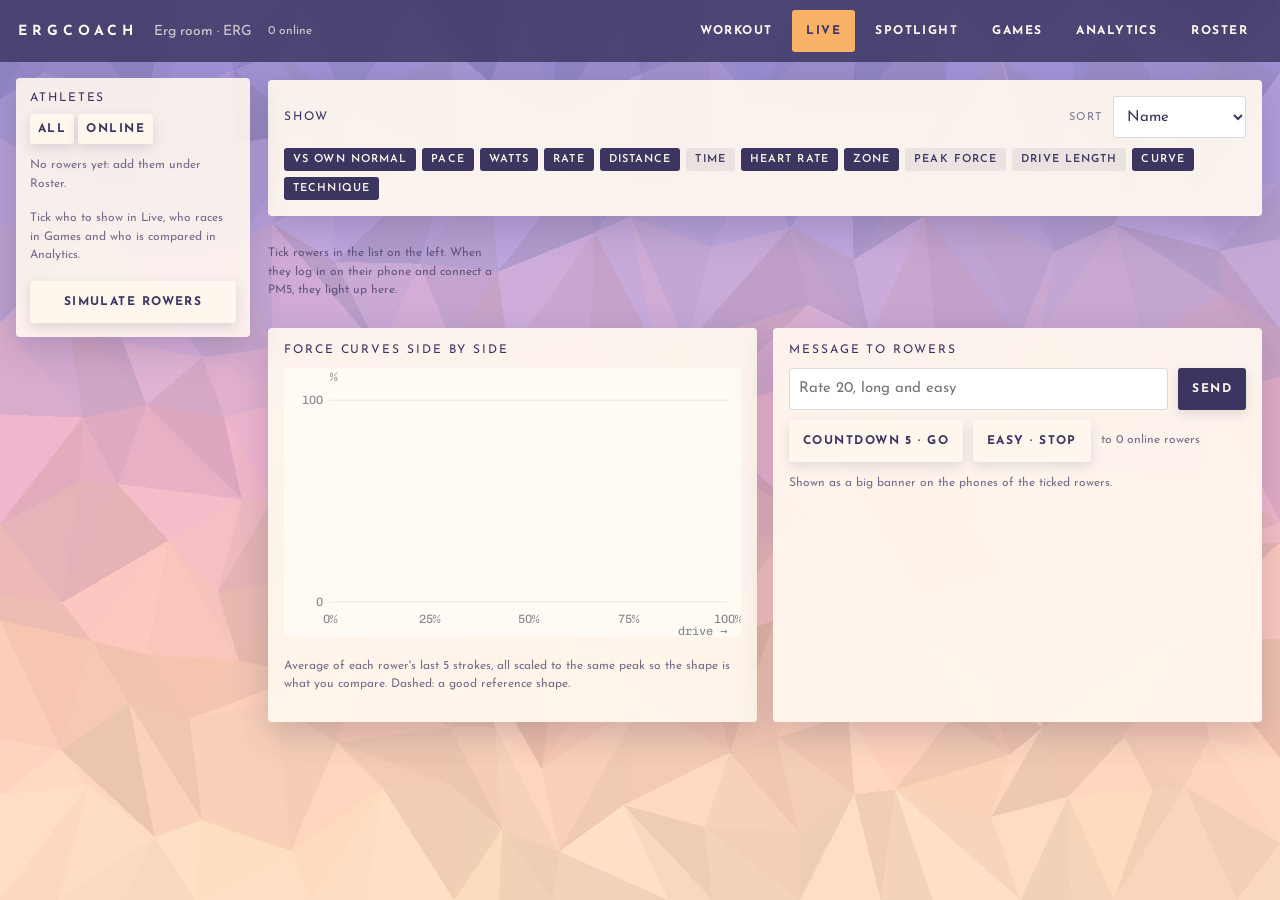
<file: coach.html>
<!DOCTYPE html>
<html lang="en">
<head>
<meta charset="UTF-8">
<meta name="viewport" content="width=device-width, initial-scale=1">
<title>Erg Coach · Coach</title>
<link rel="icon" href="icon-192.png">
<link rel="preconnect" href="https://fonts.googleapis.com">
<link rel="preconnect" href="https://fonts.gstatic.com" crossorigin>
<link href="https://fonts.googleapis.com/css2?family=Chivo+Mono:wght@300;400;700;900&family=Ultra&family=Josefin+Sans:wght@300;400;600;700&display=swap" rel="stylesheet">
<style>
  :root{ --paper:#fff; --ink:#2e2e2e; --mid:#757575; --soft:#ededed; --mg:#FD08FF; }
  *{ box-sizing:border-box; }
  html,body{ margin:0; background:var(--paper); color:var(--ink); font-family:'Chivo Mono',ui-monospace,monospace; font-size:14px; }
  button{ border:2px solid var(--ink); border-radius:8px; background:var(--paper); color:var(--ink); font:700 12px 'Chivo Mono',monospace; letter-spacing:.5px; text-transform:uppercase; padding:10px 14px; min-height:42px; cursor:pointer; }
  button.solid{ background:var(--ink); color:var(--paper); }
  button.mg{ background:var(--mg); border-color:var(--mg); color:#fff; }
  button:disabled{ opacity:.35; cursor:default; }
  input, select, textarea{ font:400 15px 'Chivo Mono',monospace; border:2px solid var(--ink); border-radius:8px; padding:8px 10px; min-height:42px; background:#fff; color:var(--ink); }
  input[type=checkbox]{ min-height:0; width:18px; height:18px; accent-color:var(--ink); vertical-align:-3px; }
  h2{ font-size:12px; letter-spacing:2.5px; text-transform:uppercase; font-weight:400; margin:0 0 12px; }
  .hint{ color:var(--mid); font-size:12px; line-height:1.55; }
  .row{ display:flex; gap:10px; align-items:center; flex-wrap:wrap; }
  .panel{ border:2px solid var(--ink); border-radius:14px; padding:16px; margin-bottom:16px; background:#fff; }
  .hidden{ display:none !important; }
  .lbl{ font-size:11px; letter-spacing:1.5px; text-transform:uppercase; color:var(--mid); }

  /* login */
  #login{ max-width:460px; margin:8vh auto; padding:0 16px; }
  #login .brand{ font-weight:900; letter-spacing:4px; font-size:22px; margin-bottom:4px; }
  #login label{ display:block; margin:12px 0 4px; }
  #login input{ width:100%; }

  /* app */
  #app{ display:grid; grid-template-columns:250px 1fr; grid-template-rows:auto 1fr; min-height:100vh; }
  #top{ grid-column:1/3; display:flex; align-items:center; gap:16px; border-bottom:2px solid var(--ink); padding:10px 18px; position:sticky; top:0; background:#fff; z-index:5; }
  #top .brand{ font-weight:900; letter-spacing:4px; }
  #top .team{ color:var(--mid); }
  #tabs{ display:flex; gap:6px; margin-left:auto; }
  #tabs button{ border-color:transparent; }
  #tabs button.active{ border-color:var(--ink); background:var(--soft); }
  #side{ padding:14px; overflow:auto; max-height:calc(100vh - 64px); position:sticky; top:64px; align-self:start; }
  #main{ border-left:2px solid var(--ink); }
  #side .ath{ display:flex; align-items:center; gap:8px; padding:7px 4px; border-bottom:1px solid var(--soft); cursor:pointer; }
  #side .ath .nm{ flex:1; }
  #side .dot{ width:9px; height:9px; border-radius:50%; border:2px solid var(--ink); }
  #side .dot.on{ background:var(--mg); border-color:var(--mg); }
  #side .sw{ width:10px; height:10px; border-radius:2px; }
  #main{ padding:18px; min-width:0; }

  /* live tiles */
  .tiles{ display:grid; grid-template-columns:repeat(auto-fill, minmax(230px,1fr)); gap:12px; }
  .tile{ border:2px solid var(--ink); border-radius:12px; padding:12px; position:relative; }
  .tile.off{ opacity:.35; }
  .tile .nm{ font-weight:900; font-size:15px; display:flex; gap:8px; align-items:center; }
  .tile .nm .sw{ width:12px; height:12px; border-radius:3px; }
  .tile .nm small{ font-weight:300; color:var(--mid); font-size:11px; margin-left:auto; }
  .tile .vals{ display:grid; grid-template-columns:1fr 1fr; gap:6px 10px; margin-top:8px; }
  .tile .v{ font-weight:900; font-size:24px; font-variant-numeric:tabular-nums; line-height:1.05; }
  .tile .v.big{ font-size:clamp(22px, 2.1vw, 30px); }
  .tile .l{ font-size:10px; letter-spacing:1px; text-transform:uppercase; color:var(--mid); }
  .tile .zone{ display:inline-block; padding:2px 7px; border-radius:5px; font-weight:700; font-size:13px; }
  .tile svg{ width:100%; height:auto; display:block; margin-top:6px; }
  .tile .tech{ font-size:11px; color:var(--mid); margin-top:4px; }
  .tile .tech b{ color:var(--mg); }
  .toggles{ display:flex; flex-wrap:wrap; gap:6px; }
  .toggles label{ border:2px solid var(--ink); border-radius:8px; padding:6px 9px; font-size:11px; text-transform:uppercase; letter-spacing:.5px; cursor:pointer; user-select:none; }
  .toggles label.on{ background:var(--ink); color:#fff; }
  .toggles input{ display:none; }
  .chart{ display:block; width:100%; height:auto; border:2px solid var(--ink); border-radius:12px; background:#fff; }

  /* games */
  .gameCards{ display:grid; grid-template-columns:repeat(auto-fill,minmax(220px,1fr)); gap:12px; }
  .gameCards .panel{ cursor:pointer; margin:0; }
  .gameCards .panel.sel{ background:var(--ink); color:#fff; }
  .gameCards .panel.sel .hint{ color:#ccc; }
  .gameCards b{ font-size:16px; }
  .lanes{ margin-top:14px; }
  .lane{ display:grid; grid-template-columns:150px 1fr 190px; gap:12px; align-items:center; padding:7px 0; border-bottom:1px solid var(--soft); }
  .lane .nm{ font-weight:700; overflow:hidden; text-overflow:ellipsis; white-space:nowrap; }
  .lane .track{ position:relative; height:34px; border:2px solid var(--ink); border-radius:17px; background:repeating-linear-gradient(90deg,#fff 0 calc(10% - 1px),#e4e4e4 calc(10% - 1px) 10%); overflow:hidden; }
  .lane .fill{ position:absolute; left:0; top:0; bottom:0; border-radius:15px 0 0 15px; transition:width .9s linear; }
  .lane .boat{ position:absolute; top:5px; height:20px; transition:left .9s linear; }
  .lane .res{ text-align:right; font-variant-numeric:tabular-nums; font-weight:700; }
  .lane .res small{ display:block; font-weight:300; color:var(--mid); font-size:11px; }
  .bigNum{ font-weight:900; font-size:64px; line-height:1; font-variant-numeric:tabular-nums; }
  .teamBox{ border:2px solid var(--ink); border-radius:12px; padding:10px; }
  .teamBox ol{ margin:6px 0 0; padding-left:20px; }
  .teamBox li.act{ color:var(--mg); font-weight:900; }
  .teamBox li.done{ text-decoration:line-through; color:var(--mid); }

  /* analytics */
  table.t{ border-collapse:collapse; width:100%; font-size:13px; }
  table.t th{ text-align:left; font-weight:400; font-size:10px; letter-spacing:1px; text-transform:uppercase; color:var(--mid); border-bottom:2px solid var(--ink); padding:6px 8px; cursor:pointer; white-space:nowrap; }
  table.t td{ border-bottom:1px solid var(--soft); padding:7px 8px; font-variant-numeric:tabular-nums; white-space:nowrap; }
  .grid2{ display:grid; grid-template-columns:1fr 1fr; gap:16px; }
  @media (max-width:1100px){ .grid2{ grid-template-columns:1fr; } }
  .zbar{ display:flex; height:18px; border:2px solid var(--ink); border-radius:6px; overflow:hidden; }
  .zbar span{ display:block; height:100%; }
  .legend{ display:flex; flex-wrap:wrap; gap:12px; font-size:11px; color:var(--mid); margin-top:8px; }
  .legend i{ display:inline-block; width:14px; height:4px; vertical-align:middle; margin-right:5px; }

  /* roster */
  .rosterRow{ display:grid; grid-template-columns:1.6fr 100px 100px 100px auto; gap:8px; align-items:center; padding:6px 0; border-bottom:1px solid var(--soft); }
  .rosterRow input{ width:100%; }
  #qr img{ width:180px; height:180px; image-rendering:pixelated; border:2px solid var(--ink); border-radius:10px; padding:6px; }

  #toast{ position:fixed; left:50%; bottom:24px; transform:translateX(-50%) translateY(20px); background:var(--ink); color:#fff; padding:10px 16px; border-radius:10px; font-size:12px; letter-spacing:1px; text-transform:uppercase; opacity:0; transition:.25s; pointer-events:none; z-index:30; }
  #toast.show{ opacity:1; transform:translateX(-50%); }

  /* games + spotlight: 1930s cartoon skin */
  #v-games, .toon{ --ink:#1b130d; background:#efe1bd; margin:-18px; padding:18px; min-height:calc(100vh - 64px);
    background-image:radial-gradient(rgba(27,19,13,.06) 1px, transparent 1px); background-size:5px 5px; }
  #v-games h2, #v-games b, #v-games .gameCards b{ font-family:Ultra, Georgia, serif; font-weight:400; letter-spacing:1px; }
  #v-games .panel, .toon .panel{ background:#f8eed5; border:3px solid #1b130d; border-radius:18px 14px 20px 12px; box-shadow:5px 5px 0 #1b130d; }
  #v-games .gameCards .panel{ transition:transform .15s; }
  #v-games .gameCards .panel:hover{ transform:rotate(-1deg) translateY(-2px); }
  #v-games .gameCards .panel.sel{ background:#c8352b; color:#f8eed5; }
  #v-games .gameCards .panel.sel .hint{ color:#f8eed5; }
  #v-games .gameCards b{ font-size:20px; }
  #v-games button, .toon button{ border:3px solid #1b130d; box-shadow:3px 3px 0 #1b130d; background:#f8eed5; border-radius:12px; }
  #v-games button:active, .toon button:active{ transform:translate(2px,2px); box-shadow:1px 1px 0 #1b130d; }
  #v-games button.solid, .toon button.solid{ background:#1b130d; color:#f8eed5; }
  #v-games button.mg, .toon button.mg{ background:#e0a526; color:#1b130d; font-family:Ultra, Georgia, serif; font-size:15px; letter-spacing:1px; }
  #v-games input, #v-games select, .toon select{ border:3px solid #1b130d; background:#fffaf0; }
  #v-games .teamBox{ border:3px solid #1b130d; background:#f8eed5; box-shadow:3px 3px 0 #1b130d; }
  #v-games .teamBox li.act{ color:#c8352b; }
  #gfxBox{ border:3px solid #1b130d; border-radius:16px; overflow:hidden; box-shadow:5px 5px 0 #1b130d; line-height:0; }
  #gfx{ display:block; }

  .toon h2{ font-family:Ultra, Georgia, serif; font-weight:400; letter-spacing:1px; text-transform:none; }
  .spGrid{ display:grid; grid-template-columns:repeat(auto-fill,minmax(260px,1fr)); gap:18px; margin-bottom:18px; }
  .star{ background:#f8eed5; border:3px solid #1b130d; border-radius:18px 14px 20px 12px; box-shadow:5px 5px 0 #1b130d; padding:16px; position:relative; }
  .star:nth-child(3n){ transform:rotate(-0.8deg); } .star:nth-child(3n+1){ transform:rotate(0.6deg); }
  .star .who{ display:flex; align-items:center; gap:10px; font-family:Ultra, Georgia, serif; font-size:20px; }
  .star .cap{ width:30px; height:30px; border-radius:50%; border:3px solid #1b130d; }
  .star .big{ font-family:Ultra, Georgia, serif; font-size:32px; color:#c8352b; -webkit-text-stroke:1.5px #1b130d; margin:10px 0 2px; line-height:1.05; }
  .star .line{ font-weight:700; font-size:15px; }
  .star .sub{ color:#6b5a45; font-size:12px; margin-top:2px; }
  .star ul{ margin:10px 0 0; padding:0; list-style:none; border-top:2px dashed #1b130d; padding-top:8px; font-size:12px; }
  .star li{ padding:2px 0; }
  .star .lv{ position:absolute; right:12px; top:12px; font-size:10px; text-transform:uppercase; letter-spacing:1px; text-align:right; }
  .xpbar{ height:10px; border:2px solid #1b130d; border-radius:6px; background:#fffaf0; overflow:hidden; margin-top:4px; width:110px; }
  .xpbar i{ display:block; height:100%; background:#e0a526; }
  .liveStrip{ display:flex; gap:12px; flex-wrap:wrap; margin-bottom:18px; }
  .liveStrip .pill{ background:#5b8c3a; color:#f8eed5; border:3px solid #1b130d; border-radius:30px; box-shadow:3px 3px 0 #1b130d; padding:8px 16px; font-family:Ultra, Georgia, serif; font-size:16px; }
  .liveStrip .pill small{ font-family:'Chivo Mono',monospace; font-size:12px; margin-left:6px; }
  #spShow{ position:fixed; inset:0; z-index:50; background:#c8352b; overflow:hidden; display:flex; align-items:center; justify-content:center; }
  #spRays{ position:absolute; inset:-60%; background:repeating-conic-gradient(from 0deg, #c8352b 0 7.5deg, #e0a526 7.5deg 15deg); animation:spin 30s linear infinite; }
  #spShow::after{ content:''; position:absolute; inset:0; background:radial-gradient(circle, transparent 45%, rgba(40,25,10,.6)); pointer-events:none; }
  #spCard{ position:relative; z-index:1; background:#f8eed5; border:6px solid #1b130d; border-radius:30px 22px 34px 20px; box-shadow:10px 10px 0 #1b130d; padding:40px 60px; text-align:center; min-width:min(80vw,760px); animation:pop .5s ease-out, bob 1.2s ease-in-out .5s infinite alternate; }
  #spCard .who{ font-family:Ultra, Georgia, serif; font-size:clamp(36px,5vw,64px); display:flex; gap:20px; align-items:center; justify-content:center; }
  #spCard .cap{ width:60px; height:60px; border-radius:50%; border:5px solid #1b130d; }
  #spCard .big{ font-family:Ultra, Georgia, serif; font-size:clamp(60px,10vw,140px); color:#c8352b; -webkit-text-stroke:4px #1b130d; line-height:1; margin:20px 0 10px; }
  #spCard .line{ font-size:clamp(20px,2.4vw,34px); font-weight:700; }
  #spCard .sub{ font-size:clamp(14px,1.6vw,22px); color:#6b5a45; margin-top:6px; }
  #spBar{ position:absolute; left:0; bottom:0; height:10px; background:#1b130d; z-index:2; }
  #spClose{ position:absolute; right:20px; top:20px; z-index:2; border:3px solid #1b130d; background:#f8eed5; box-shadow:3px 3px 0 #1b130d; }
  @keyframes spin{ to{ transform:rotate(360deg); } }
  @keyframes pop{ from{ transform:scale(.6) rotate(-6deg); opacity:0; } to{ transform:scale(1); opacity:1; } }
  @keyframes bob{ from{ transform:translateY(-4px) rotate(-.6deg); } to{ transform:translateY(4px) rotate(.6deg); } }

  /* workout stage: built for a TV / projector, sizes in vw */
  .stepRow{ display:grid; grid-template-columns:28px 1.6fr 100px 110px 130px 140px 150px 40px; gap:8px; align-items:center; padding:5px 0; border-bottom:1px dashed #b9a98c; }
  .stepRow input, .stepRow select{ width:100%; min-height:38px; padding:4px 8px; font-size:14px; }
  .stepRow .n{ font-family:Ultra, Georgia, serif; }
  #wkBar{ position:fixed; left:0; right:0; bottom:0; z-index:40; display:flex; gap:10px; align-items:center; padding:10px 16px; background:#1b130d; }
  #wkBar button{ min-height:44px; } #wkBar .lbl, #wkBar .hint{ color:#efe1bd; }
  #wkStage{ position:relative; min-height:calc(100vh - 150px); padding-bottom:70px; }
  body.tv #top, body.tv #side{ display:none; } body.tv #app{ grid-template-columns:1fr; } body.tv #main{ border:0; padding:0; } body.tv #v-wk{ margin:0; min-height:100vh; }
  body.tv #wkStage{ min-height:100vh; }
  .stHead{ display:grid; grid-template-columns:1fr auto; align-items:end; gap:2vw; padding:1.5vw 2vw 0; }
  .stPlan{ font-size:max(14px,1.1vw); letter-spacing:.2em; text-transform:uppercase; }
  .stName{ font-family:Ultra, Georgia, serif; font-size:max(34px,4.2vw); line-height:1; color:#c8352b; -webkit-text-stroke:max(1.5px,.12vw) #1b130d; }
  .stTarget{ font-size:max(16px,1.5vw); font-weight:700; margin-top:.4vw; }
  .stTarget .fc{ display:inline-block; background:#1b130d; color:#f8eed5; border-radius:30px; padding:.2vw 1vw; margin-right:.8vw; font-family:Ultra, Georgia, serif; font-weight:400; }
  .stClock{ font-family:Ultra, Georgia, serif; font-size:max(48px,7vw); line-height:.9; -webkit-text-stroke:max(1.5px,.15vw) #1b130d; color:#f8eed5; text-shadow:.3vw .3vw 0 #1b130d; }
  .stStrip{ display:flex; gap:.4vw; margin:1.2vw 2vw; }
  .stStrip div{ flex:1; height:max(10px,.9vw); border:max(2px,.18vw) solid #1b130d; border-radius:1vw; background:#fffaf0; overflow:hidden; position:relative; }
  .stStrip div.easy{ background:#e6dcc3; } .stStrip div.done{ background:#5b8c3a; } .stStrip div i{ position:absolute; inset:0; width:0; background:#e0a526; }
  .stGrid{ display:grid; grid-template-columns:repeat(auto-fill,minmax(max(170px,13vw),1fr)); gap:1.4vw; padding:0 2vw; }
  .pt{ background:#f8eed5; border:max(3px,.22vw) solid #1b130d; border-radius:1.4vw 1vw 1.6vw .9vw; box-shadow:.35vw .35vw 0 #1b130d; padding:1vw; text-align:center; position:relative; animation:pop .5s ease-out; }
  .pt .av{ width:max(70px,6.5vw); height:auto; }
  .pt .nm{ font-family:Ultra, Georgia, serif; font-size:max(16px,1.5vw); }
  .pt .ring{ position:absolute; right:.6vw; top:.6vw; width:max(40px,3.4vw); }
  .pt .mult{ position:absolute; left:.6vw; top:.6vw; background:#e0a526; border:max(2px,.18vw) solid #1b130d; border-radius:50%; width:max(34px,2.8vw); height:max(34px,2.8vw); display:flex; align-items:center; justify-content:center; font-family:Ultra, Georgia, serif; font-size:max(14px,1.1vw); }
  .pt .gr{ font-family:Ultra, Georgia, serif; font-size:max(18px,1.8vw); height:max(26px,2.3vw); -webkit-text-stroke:max(1px,.08vw) #1b130d; }
  .pt .gr.hit{ animation:hit .6s ease-out; }
  .pt .cb{ font-size:max(12px,1vw); font-weight:700; }
  .pt.off{ opacity:.4; }
  .pt .sty{ font-size:max(12px,.95vw); margin-top:.4vw; }
  .pt .bdgs{ display:flex; flex-wrap:wrap; justify-content:center; gap:.2vw; margin-top:.5vw; } .pt .bdgs svg{ width:max(40px,3.4vw); height:auto; }
  .ticker{ position:absolute; left:2vw; right:2vw; bottom:80px; display:flex; gap:1vw; overflow:hidden; }
  .ticker span{ background:#1b130d; color:#f8eed5; border-radius:30px; padding:.4vw 1.2vw; font-size:max(14px,1.1vw); white-space:nowrap; animation:pop .4s ease-out; }
  .lobby{ display:grid; grid-template-columns:minmax(260px,30vw) 1fr; gap:3vw; padding:2vw; }
  .lobby .qrBox{ background:#f8eed5; border:max(3px,.25vw) solid #1b130d; border-radius:2vw 1.4vw 2.2vw 1.2vw; box-shadow:.5vw .5vw 0 #1b130d; padding:2vw; text-align:center; }
  .lobby .qrBox img{ width:100%; max-width:26vw; image-rendering:pixelated; }
  .lobby .code{ font-family:Ultra, Georgia, serif; font-size:max(40px,5vw); letter-spacing:.1em; color:#c8352b; -webkit-text-stroke:max(1.5px,.12vw) #1b130d; }
  .nextCard{ position:fixed; inset:0; z-index:45; display:flex; align-items:center; justify-content:center; background:#c8352b; overflow:hidden; }
  .nextCard::before{ content:''; position:absolute; inset:-60%; background:repeating-conic-gradient(from 0deg, #c8352b 0 7.5deg, #e0a526 7.5deg 15deg); animation:spin 30s linear infinite; }
  .nextCard > div{ position:relative; background:#f8eed5; border:max(4px,.35vw) solid #1b130d; border-radius:2.4vw 1.6vw 2.6vw 1.4vw; box-shadow:.7vw .7vw 0 #1b130d; padding:2.5vw 5vw; text-align:center; animation:pop .5s ease-out; }
  .nextCard .k{ font-size:max(16px,1.6vw); letter-spacing:.2em; text-transform:uppercase; }
  .nextCard .n{ font-family:Ultra, Georgia, serif; font-size:max(44px,6vw); color:#c8352b; -webkit-text-stroke:max(2px,.15vw) #1b130d; line-height:1.05; margin:1vw 0; }
  .nextCard .c{ font-family:Ultra, Georgia, serif; font-size:max(60px,8vw); line-height:1; }
  @keyframes hit{ 0%{ transform:scale(1.8); } 60%{ transform:scale(.95); } 100%{ transform:scale(1); } }

  /* ===== LOW-POLY THEME (dusk palette, faceted backgrounds, flat cards, Josefin Sans) ===== */
  :root{ --lp-ink:#3b3560; --lp-cream:#fff8ef; --lp-gold:#f7b267; --lp-rose:#ee8a7a; --lp-teal:#4fa3a5; --lp-plum:#55558f; }
  .lpbg{ background-color:#b9a2d6 !important; background-size:cover !important; background-position:center !important; }

  #v-games, .toon{ color:var(--lp-cream); }
  #v-games h2, #v-games b, #v-games .gameCards b, .toon h2{ font-family:'Josefin Sans', sans-serif; font-weight:300; letter-spacing:.14em; text-transform:uppercase; }
  #v-games .hint, .toon .hint{ color:rgba(255,246,236,.75); }
  #v-games .panel, .toon .panel{ background:rgba(255,246,236,.94); color:var(--lp-ink); border:0; border-radius:4px; box-shadow:0 12px 34px rgba(59,53,96,.35); }
  #v-games .panel .hint, .toon .panel .hint{ color:#6b6680; }
  #v-games .gameCards .panel.sel{ background:var(--lp-rose); color:#fff; } #v-games .gameCards .panel.sel .hint{ color:#fff; }
  #v-games .gameCards .panel:hover{ transform:translateY(-3px); }
  #v-games button, .toon button{ border:0; box-shadow:none; background:rgba(255,246,236,.92); color:var(--lp-ink); border-radius:3px; font-family:'Josefin Sans', sans-serif; font-weight:700; letter-spacing:.12em; }
  #v-games button:active, .toon button:active{ transform:translateY(1px); box-shadow:none; }
  #v-games button.solid, .toon button.solid{ background:var(--lp-ink); color:var(--lp-cream); }
  #v-games button.mg, .toon button.mg{ background:var(--lp-gold); color:var(--lp-ink); font-family:'Josefin Sans', sans-serif; font-size:14px; }
  #v-games input, #v-games select, .toon select, .toon input{ border:0; border-radius:3px; background:#fff; box-shadow:inset 0 0 0 1px rgba(59,53,96,.2); }
  #v-games .teamBox{ border:0; background:rgba(255,246,236,.94); color:var(--lp-ink); box-shadow:0 8px 24px rgba(59,53,96,.3); border-radius:4px; }
  #v-games .teamBox li.act{ color:var(--lp-rose); }
  #gfxBox{ border:0; border-radius:6px; box-shadow:0 18px 50px rgba(59,53,96,.45); }
  .star{ background:rgba(255,246,236,.95); color:var(--lp-ink); border:0; border-radius:4px; box-shadow:0 14px 40px rgba(59,53,96,.35); transform:none !important; }
  .star .who{ font-family:'Josefin Sans', sans-serif; font-weight:700; letter-spacing:.04em; }
  .star .cap{ border:0; clip-path:polygon(50% 0,100% 25%,100% 75%,50% 100%,0 75%,0 25%); border-radius:0; }
  .star .big{ font-family:'Josefin Sans', sans-serif; font-weight:700; color:var(--lp-rose); -webkit-text-stroke:0; letter-spacing:.02em; }
  .star .sub{ color:#6b6680; } .star ul{ border-top:1px solid rgba(59,53,96,.15); }
  .xpbar{ border:0; background:rgba(59,53,96,.12); border-radius:0; } .xpbar i{ background:var(--lp-gold); }
  .liveStrip .pill{ border:0; box-shadow:0 8px 20px rgba(59,53,96,.3); border-radius:3px; font-family:'Josefin Sans', sans-serif; font-weight:700; letter-spacing:.06em; }
  #spRays{ display:none; } #spShow::after{ background:radial-gradient(circle, transparent 50%, rgba(59,53,96,.4)); }
  #spCard{ background:rgba(255,246,236,.95); border:0; border-radius:4px; box-shadow:0 30px 80px rgba(59,53,96,.5); animation:pop .6s ease-out; color:var(--lp-ink); }
  #spCard .who{ font-family:'Josefin Sans', sans-serif; font-weight:300; letter-spacing:.08em; text-transform:uppercase; }
  #spCard .cap, .pt .ring{ border:0; }
  #spCard .big{ font-family:'Josefin Sans', sans-serif; font-weight:700; color:var(--lp-rose); -webkit-text-stroke:0; }
  #spCard .sub{ color:#6b6680; } #spBar{ background:var(--lp-gold); height:6px; } #spClose{ border:0; box-shadow:none; border-radius:3px; background:rgba(255,246,236,.9); }
  #wkBar{ background:rgba(59,53,96,.92); backdrop-filter:blur(6px); }
  #wkBar button{ border:0; border-radius:3px; box-shadow:none; }
  .stepRow{ border-bottom:1px solid rgba(59,53,96,.12); } .stepRow .n{ font-family:'Josefin Sans', sans-serif; font-weight:700; }
  .stPlan{ color:rgba(255,246,236,.8); font-family:'Josefin Sans', sans-serif; letter-spacing:.3em; }
  .stName{ font-family:'Josefin Sans', sans-serif; font-weight:700; color:var(--lp-cream); -webkit-text-stroke:0; letter-spacing:.01em; text-shadow:0 .4vw 2vw rgba(59,53,96,.35); }
  .stTarget{ color:var(--lp-cream); font-family:'Josefin Sans', sans-serif; font-weight:400; letter-spacing:.04em; }
  .stTarget .fc{ background:var(--lp-gold); color:var(--lp-ink); border-radius:2px; font-family:'Josefin Sans', sans-serif; font-weight:700; letter-spacing:.1em; text-transform:uppercase; padding:.3vw 1vw .1vw; }
  .stClock{ font-family:'Josefin Sans', sans-serif; font-weight:300; color:var(--lp-cream); -webkit-text-stroke:0; text-shadow:none; letter-spacing:.02em; }
  .stStrip div{ border:0; border-radius:0; background:rgba(255,246,236,.25); clip-path:polygon(0 0,100% 0,calc(100% - .5vw) 100%,0 100%); }
  .stStrip div.easy{ background:rgba(255,246,236,.12); } .stStrip div.done{ background:var(--lp-teal); } .stStrip div i{ background:var(--lp-gold); }
  .pt{ background:rgba(255,246,236,.95); color:var(--lp-ink); border:0; border-radius:4px; box-shadow:0 1vw 2.4vw rgba(59,53,96,.35); }
  .pt .nm{ font-family:'Josefin Sans', sans-serif; font-weight:700; letter-spacing:.04em; }
  .pt .gr{ font-family:'Josefin Sans', sans-serif; font-weight:700; letter-spacing:.12em; -webkit-text-stroke:0; }
  .pt .mult{ border:0; background:var(--lp-gold); clip-path:polygon(50% 0,100% 25%,100% 75%,50% 100%,0 75%,0 25%); border-radius:0; font-family:'Josefin Sans', sans-serif; font-weight:700; }
  .ticker span{ background:rgba(59,53,96,.85); border-radius:2px; font-family:'Josefin Sans', sans-serif; letter-spacing:.06em; }
  .lobby .qrBox{ background:rgba(255,246,236,.95); color:var(--lp-ink); border:0; border-radius:4px; box-shadow:0 1.4vw 4vw rgba(59,53,96,.4); }
  .lobby .qrBox .stPlan{ color:#6b6680; }
  .lobby .code{ font-family:'Josefin Sans', sans-serif; font-weight:700; color:var(--lp-rose); -webkit-text-stroke:0; }
  .nextCard{ background:#9a8cc9; } .nextCard::before{ display:none; }
  .nextCard > div{ background:transparent; border:0; box-shadow:none; color:var(--lp-cream); }
  .nextCard .k{ font-family:'Josefin Sans', sans-serif; letter-spacing:.4em; opacity:.85; }
  .nextCard .n{ font-family:'Josefin Sans', sans-serif; font-weight:700; color:var(--lp-cream); -webkit-text-stroke:0; }
  .nextCard .c{ font-family:'Josefin Sans', sans-serif; font-weight:300; color:var(--lp-gold); }
  @keyframes pop{ from{ transform:translateY(16px); opacity:0; } to{ transform:none; opacity:1; } }

  .pt .gr{ font-size:max(15px,1.35vw) !important; }
  #tunnel{ display:block; width:calc(100% - 4vw); margin:1.6vw 2vw 0; border-radius:4px; box-shadow:0 1.4vw 4vw rgba(59,53,96,.4); }
  .pt .imp{ font-family:'Josefin Sans', sans-serif; font-weight:700; color:var(--lp-teal); font-size:max(14px,1.2vw); }

  /* ===== whole coach screen in the low-poly pastel look ===== */
  html, body{ background:#b9a2d6; font-family:'Josefin Sans', sans-serif; color:var(--lp-ink); }
  body.lpbg{ background-attachment:fixed !important; }
  button{ border:0; border-radius:3px; background:rgba(255,248,239,.92); color:var(--lp-ink); font-family:'Josefin Sans', sans-serif; font-weight:700; letter-spacing:.12em; box-shadow:0 4px 12px rgba(59,53,96,.15); }
  button.solid{ background:var(--lp-ink); color:var(--lp-cream); } button.mg{ background:var(--lp-gold); color:var(--lp-ink); border:0; }
  input, select, textarea{ border:0; border-radius:3px; background:#fff; box-shadow:inset 0 0 0 1px rgba(59,53,96,.18); font-family:'Josefin Sans', sans-serif; color:var(--lp-ink); }
  input[type=checkbox]{ accent-color:var(--lp-rose); box-shadow:none; }
  h2{ font-family:'Josefin Sans', sans-serif; font-weight:400; letter-spacing:.16em; }
  .hint{ color:rgba(59,53,96,.7); } .lbl{ color:rgba(59,53,96,.65); letter-spacing:.14em; }
  .panel{ background:rgba(255,248,239,.94); border:0; border-radius:4px; box-shadow:0 12px 34px rgba(59,53,96,.22); }
  #login{ margin:6vh auto; } #login .brand{ font-family:'Josefin Sans', sans-serif; font-weight:700; letter-spacing:.35em; color:var(--lp-cream); font-size:28px; }
  #login > .hint{ color:rgba(255,248,239,.9); } #login label{ margin-top:14px; }
  #app{ background:transparent; }
  #top{ background:rgba(59,53,96,.82); backdrop-filter:blur(8px); border-bottom:0; color:var(--lp-cream); }
  #top .brand{ font-family:'Josefin Sans', sans-serif; font-weight:700; letter-spacing:.35em; } #top .team, #top .hint{ color:rgba(255,248,239,.75); }
  #tabs button{ background:transparent; color:var(--lp-cream); box-shadow:none; border:0; }
  #tabs button.active{ background:var(--lp-gold); color:var(--lp-ink); border:0; }
  #tabs #bOut{ background:rgba(255,248,239,.15); }
  #side{ background:rgba(255,248,239,.9); margin:16px 0 16px 16px; border-radius:4px; box-shadow:0 12px 34px rgba(59,53,96,.22); max-height:calc(100vh - 96px); }
  #side .ath{ border-bottom:1px solid rgba(59,53,96,.08); } #side .sw{ border-radius:0; clip-path:polygon(50% 0,100% 25%,100% 75%,50% 100%,0 75%,0 25%); }
  #side .dot{ border:0; background:rgba(59,53,96,.18); border-radius:0; transform:rotate(45deg); } #side .dot.on{ background:var(--lp-teal); }
  #main{ border-left:0 !important; }
  .tile{ background:rgba(255,248,239,.95); border:0; border-radius:4px; box-shadow:0 10px 28px rgba(59,53,96,.2); }
  .tile.off{ opacity:.55; }
  .tile .nm{ font-family:'Josefin Sans', sans-serif; font-weight:700; } .tile .nm .sw{ border-radius:0; clip-path:polygon(50% 0,100% 25%,100% 75%,50% 100%,0 75%,0 25%); }
  .tile .v{ font-family:'Josefin Sans', sans-serif; font-weight:700; } .tile .l{ color:rgba(59,53,96,.6); letter-spacing:.12em; }
  .tile .zone{ border-radius:2px; } .tile .tech b{ color:var(--lp-rose); }
  .toggles label{ border:0; background:rgba(59,53,96,.08); border-radius:3px; font-family:'Josefin Sans', sans-serif; font-weight:600; letter-spacing:.1em; }
  .toggles label.on{ background:var(--lp-ink); color:var(--lp-cream); }
  .chart{ border:0; border-radius:4px; background:#fffaf4; }
  table.t th{ border-bottom:2px solid rgba(59,53,96,.2); color:rgba(59,53,96,.6); } table.t td{ border-bottom:1px solid rgba(59,53,96,.08); }
  .zbar{ border:0; border-radius:2px; }
  .rosterRow{ border-bottom:1px solid rgba(59,53,96,.08); } #qr img{ border:0; box-shadow:0 8px 20px rgba(59,53,96,.2); border-radius:4px; }
  #toast{ background:var(--lp-ink); border-radius:3px; font-family:'Josefin Sans', sans-serif; }
  .lane .track{ border:0; background:rgba(59,53,96,.08); } .lane .nm{ font-family:'Josefin Sans', sans-serif; }

  html{ min-height:100%; } body{ min-height:100vh; }
  /* big QR in the lobby: readable from across the erg room */
  .lobby{ grid-template-columns:minmax(360px, 42vw) 1fr; align-items:start; }
  .lobby .qrBox{ padding:2vw 2vw 1.4vw; }
  .lobby .qrBox .qr{ display:block; width:min(100%, 66vh); height:auto; margin:1.2vw auto; }
  .lobby .code{ font-size:max(44px,4.4vw); }
  #qr .qr{ width:240px; height:240px; display:block; border-radius:4px; box-shadow:0 8px 20px rgba(59,53,96,.2); }

  /* risk flags and live numbers on rower cards */
  .risk{ font-family:'Josefin Sans', sans-serif; font-size:12px; border-radius:2px; padding:4px 8px; margin:-4px -4px 8px; color:#fff; }
  .risk.lv1{ background:#e8a33a; } .risk.lv2{ background:#d9483b; animation:pulse 1.2s ease-in-out infinite; }
  .risk span{ opacity:.9; font-weight:400; }
  .tile.rk2{ box-shadow:0 0 0 3px #d9483b, 0 10px 28px rgba(59,53,96,.2); } .tile.rk1{ box-shadow:0 0 0 3px #e8a33a, 0 10px 28px rgba(59,53,96,.2); }
  #side .rdot{ width:9px; height:9px; transform:rotate(45deg); margin-right:4px; }
  .pt .pst{ display:grid; grid-template-columns:repeat(3,1fr); gap:.3vw; margin-top:.5vw; border-top:1px solid rgba(59,53,96,.1); padding-top:.5vw; }
  .pt .pst b{ display:block; font-family:'Josefin Sans', sans-serif; font-weight:700; font-size:max(15px,1.35vw); line-height:1.1; }
  .pt .pst i{ font-style:normal; font-size:max(10px,.7vw); letter-spacing:.1em; color:rgba(59,53,96,.6); text-transform:uppercase; }
  .pt svg:not(.av):not(.ring):not(.bdg){ width:100%; height:auto; margin-top:.3vw; }
  .pt .av{ width:max(60px,5vw) !important; }
  .pt .risk{ margin:.5vw -.4vw -.4vw; font-size:max(11px,.85vw); }
  #wkBar .alert{ background:#d9483b; color:#fff; border-radius:2px; padding:3px 8px; margin-left:8px; font-family:'Josefin Sans', sans-serif; }
  @keyframes pulse{ 50%{ opacity:.7; } }
</style>
</head>
<body>
<div id="login" class="hidden">
  <div class="brand">ERGCOACH</div><div class="hint">Coach screen · run it on the laptop or projector in the erg room</div>
  <div class="panel" style="margin-top:20px">
    <h2>Log in to your team</h2>
    <label class="lbl">Team code</label><input id="lCode" autocapitalize="characters" style="text-transform:uppercase">
    <div class="row" style="margin-top:14px"><button class="solid" id="lGo">Log in</button><span class="hint" id="lMsg"></span></div>
  </div>
  <div class="panel">
    <h2>New team</h2>
    <label class="lbl">Team name</label><input id="nName" placeholder="Uppsala RK">
    <label class="lbl">Team code<span style="text-transform:none"> · athletes type this, 4–8 letters</span></label><input id="nCode" placeholder="UPP24" style="text-transform:uppercase">
    <div class="row" style="margin-top:14px"><button id="nGo">Create team</button><span class="hint" id="nMsg"></span></div>
  </div>
  <p class="hint" id="srvNote"></p>
</div>

<div id="app" class="hidden">
  <div id="top"><span class="brand">ERGCOACH</span><span class="team" id="tName"></span><span class="hint" id="tOnline"></span>
    <div id="tabs"><button data-v="wk">Workout</button><button data-v="live" class="active">Live</button><button data-v="spot">Spotlight</button><button data-v="games">Games</button><button data-v="ana">Analytics</button><button data-v="roster">Roster</button></div></div>
  <aside id="side">
    <div class="row" style="justify-content:space-between"><h2 style="margin:0">Athletes</h2><span><button id="sAll" style="min-height:30px;padding:4px 8px">All</button> <button id="sOn" style="min-height:30px;padding:4px 8px">Online</button></span></div>
    <div id="athList" style="margin-top:10px"></div>
    <div style="margin-top:16px" class="hint">Tick who to show in Live, who races in Games and who is compared in Analytics.</div>
    <div style="margin-top:16px"><button id="bSim" style="width:100%">Simulate rowers</button></div>
  </aside>
  <main id="main">
    <section id="v-live">
      <div class="panel">
        <div class="row" style="justify-content:space-between"><h2 style="margin:0">Show</h2>
          <div class="row"><span class="lbl">Sort</span><select id="sort"><option value="name">Name</option><option value="watt">Watts</option><option value="dist">Distance</option><option value="rate">Rate</option><option value="hrr">% HR reserve</option><option value="tech">Technique</option></select></div></div>
        <div class="toggles" id="fields" style="margin-top:10px"></div>
      </div>
      <div class="tiles" id="tiles"></div>
      <div class="grid2" style="margin-top:16px">
        <div class="panel"><h2>Force curves side by side</h2><div id="cmp"></div><div class="legend" id="cmpLeg"></div><p class="hint">Average of each rower's last 5 strokes, all scaled to the same peak so the shape is what you compare. Dashed: a good reference shape.</p></div>
        <div class="panel"><h2>Message to rowers</h2>
          <div class="row"><input id="msg" placeholder="Rate 20, long and easy" style="flex:1"><button class="solid" id="msgGo">Send</button></div>
          <div class="row" style="margin-top:10px"><button id="msgCount">Countdown 5 · GO</button><button id="msgStop">Easy · stop</button><span class="hint" id="msgTo"></span></div>
          <p class="hint">Shown as a big banner on the phones of the ticked rowers.</p></div>
      </div>
    </section>

    <section id="v-wk" class="hidden toon">
      <div id="wkSetup">
        <div class="row" style="justify-content:space-between;margin-bottom:14px"><div><h2 style="margin:0;font-size:26px">Workout</h2><div class="hint">Pick a plan, open the lobby, rowers scan the QR code and join with their avatar. You move the steps on, or let them run automatically.</div></div></div>
        <div class="gameCards" id="wkPlans"></div>
        <div class="panel" style="margin-top:16px"><div class="row" style="justify-content:space-between"><h2 style="margin:0" id="wkPlanName"></h2>
          <div class="row"><select id="wkMode"><option value="progress">Progress mode · personal development</option><option value="compete">Competition mode · top performance</option></select><label class="lbl"><input type="checkbox" id="wkAuto" checked> move on automatically</label><button id="wkSave">Save as my plan</button><button class="mg" id="wkOpen">Open lobby</button></div></div>
          <div id="wkSteps" style="margin-top:12px"></div><button id="wkAdd" style="margin-top:10px">+ Step</button></div>
      </div>
      <div id="wkStage" class="hidden"></div>
      <div id="wkBar" class="hidden"><button id="wkStart" class="mg">Start</button><button id="wkPrev">◀ Step</button><button id="wkNext" class="solid">Next step ▶</button><label class="lbl"><input type="checkbox" id="wkAuto2"> auto</label><button id="wkTv">TV mode</button><button id="wkEnd">End workout</button><span class="hint" id="wkInfo"></span></div>
    </section>

    <section id="v-spot" class="hidden toon">
      <div class="row" style="justify-content:space-between;margin-bottom:14px"><div><h2 style="margin:0;font-size:26px">Spotlight</h2><div class="hint">Only rowers who beat their own normal or set a personal best end up here. Everyone competes against themselves.</div></div>
        <div class="row"><select id="spWin"><option value="0">Today</option><option value="7" selected>This week</option><option value="28">4 weeks</option></select><button class="mg" id="spBig">Big screen</button></div></div>
      <div id="spLive"></div>
      <div class="spGrid" id="spCards"></div>
      <div class="panel" id="spLadder"></div>
    </section>
    <div id="spShow" class="hidden"><div id="spRays"></div><div id="spCard"></div><div id="spBar"></div><button id="spClose">Close</button></div>

    <section id="v-games" class="hidden">
      <div class="gameCards" id="gameCards"></div>
      <div class="panel" id="gameSet" style="margin-top:16px"></div>
      <div class="panel" id="gameRun"></div>
    </section>

    <section id="v-ana" class="hidden">
      <div class="panel"><div class="row"><span class="lbl">Period</span><select id="aPer"><option value="28">4 weeks</option><option value="91" selected>3 months</option><option value="365">12 months</option><option value="0">All</option></select>
        <span class="lbl" style="margin-left:12px">Show</span><select id="aMet"><option value="avg_power">Average watts</option><option value="p2k">Predicted 2 km</option><option value="score">Technique score</option><option value="peakPos">Peak position</option><option value="avg_hr">Average heart rate</option><option value="avg_rate">Stroke rate</option></select>
        <label class="lbl" style="margin-left:12px"><input type="checkbox" id="aErg" checked> erg only</label>
        <button id="aCsv" style="margin-left:auto">Export CSV</button></div></div>
      <div class="panel"><h2 id="aTrendT">Trend</h2><div id="aTrend"></div><div class="legend" id="aTrendLeg"></div></div>
      <div class="grid2">
        <div class="panel"><div class="row" style="justify-content:space-between"><h2 style="margin:0">Force curve over time</h2><select id="aWho"></select></div><div id="aCurve" style="margin-top:10px"></div><div id="aCurveTxt" class="hint"></div></div>
        <div class="panel"><h2>Time per heart-rate zone (Karvonen)</h2><div id="aZones"></div></div>
      </div>
      <div class="panel" style="overflow:auto"><h2>Team table</h2><div id="aTable"></div></div>
    </section>

    <section id="v-roster" class="hidden">
      <div class="grid2">
        <div class="panel"><h2>Rowers</h2>
          <div class="rosterRow lbl"><div>Name</div><div>Max HR</div><div>Rest HR</div><div>Born</div><div></div></div>
          <div id="roster"></div>
          <div class="rosterRow"><input id="rName" placeholder="New rower"><input id="rMax" type="number" placeholder="bpm"><input id="rRest" type="number" placeholder="bpm"><input id="rBy" type="number" placeholder="year"><button class="solid" id="rAdd">Add</button></div>
          <p class="hint">Rowers scan the QR code and tap their name. Max and resting heart rate feed the Karvonen zones; rowers can also set them on the phone.</p></div>
        <div class="panel"><h2>Invite</h2><div class="row" style="align-items:flex-start"><div id="qr"></div><div style="flex:1;min-width:200px"><p class="hint">Rowers scan this and tap their name. Then they tap <b>Connect PM5</b> on the erg they sit on.</p><p style="word-break:break-all;font-size:13px" id="invUrl"></p><button id="invCopy">Copy link</button></div></div></div>
      </div>
    </section>
  </main>
</div>
<div id="toast"></div>
<script src="config.js" onerror="0"></script>
<script>
'use strict';
const $ = id => document.getElementById(id);
const esc = s => String(s ?? '').replace(/[&<>"]/g, c => ({'&':'&amp;','<':'&lt;','>':'&gt;','"':'&quot;'}[c]));
const fmt = (v, d=1) => (v==null || isNaN(v)) ? '–' : (+v).toFixed(d);
const clamp = (v, a, b) => Math.max(a, Math.min(b, v));
const mean = a => a.length ? a.reduce((s,x)=>s+x,0)/a.length : 0;
const sd = a => { const m = mean(a); return Math.sqrt(mean(a.map(x=>(x-m)**2))); };
const LBF = 4.44822;                       // PM5 reports force in pounds
const MG = '#FD08FF', IK = '#2e2e2e';
const fmtPace = s => (!s || !isFinite(s) || s>=600) ? '–:––' : `${Math.floor(s/60)}:${String(Math.floor(s%60)).padStart(2,'0')}.${Math.floor((s*10)%10)}`;
const paceFromWatts = w => w>0 ? 500*Math.cbrt(2.8/w) : 0;    // Concept2 formula

function toast(t){ const e=$('toast'); e.textContent=t; e.classList.add('show'); clearTimeout(toast.h); toast.h=setTimeout(()=>e.classList.remove('show'),1800); }


const HOOKS = { stroke:[], status:[] };

(()=>{var v=function(w,x){let s=w,l=j[x],e=null,t=0,u=null,p=[],y={},h=function(r,c){t=s*4+17,e=(function(n){let f=new Array(n);for(let i=0;i<n;i+=1){f[i]=new Array(n);for(let g=0;g<n;g+=1)f[i][g]=null}return f})(t),a(0,0),a(t-7,0),a(0,t-7),D(),P(),I(r,c),s>=7&&E(r),u==null&&(u=$(s,l,p)),m(u,c)},a=function(r,c){for(let n=-1;n<=7;n+=1)if(!(r+n<=-1||t<=r+n))for(let f=-1;f<=7;f+=1)c+f<=-1||t<=c+f||(0<=n&&n<=6&&(f==0||f==6)||0<=f&&f<=6&&(n==0||n==6)||2<=n&&n<=4&&2<=f&&f<=4?e[r+n][c+f]=!0:e[r+n][c+f]=!1)},_=function(){let r=0,c=0;for(let n=0;n<8;n+=1){h(!0,n);let f=O.getLostPoint(y);(n==0||r>f)&&(r=f,c=n)}return c},P=function(){for(let r=8;r<t-8;r+=1)e[r][6]==null&&(e[r][6]=r%2==0);for(let r=8;r<t-8;r+=1)e[6][r]==null&&(e[6][r]=r%2==0)},D=function(){let r=O.getPatternPosition(s);for(let c=0;c<r.length;c+=1)for(let n=0;n<r.length;n+=1){let f=r[c],i=r[n];if(e[f][i]==null)for(let g=-2;g<=2;g+=1)for(let A=-2;A<=2;A+=1)g==-2||g==2||A==-2||A==2||g==0&&A==0?e[f+g][i+A]=!0:e[f+g][i+A]=!1}},E=function(r){let c=O.getBCHTypeNumber(s);for(let n=0;n<18;n+=1){let f=!r&&(c>>n&1)==1;e[Math.floor(n/3)][n%3+t-8-3]=f}for(let n=0;n<18;n+=1){let f=!r&&(c>>n&1)==1;e[n%3+t-8-3][Math.floor(n/3)]=f}},I=function(r,c){let n=l<<3|c,f=O.getBCHTypeInfo(n);for(let i=0;i<15;i+=1){let g=!r&&(f>>i&1)==1;i<6?e[i][8]=g:i<8?e[i+1][8]=g:e[t-15+i][8]=g}for(let i=0;i<15;i+=1){let g=!r&&(f>>i&1)==1;i<8?e[8][t-i-1]=g:i<9?e[8][15-i-1+1]=g:e[8][15-i-1]=g}e[t-8][8]=!r},m=function(r,c){let n=-1,f=t-1,i=7,g=0,A=O.getMaskFunction(c);for(let B=t-1;B>0;B-=2)for(B==6&&(B-=1);;){for(let M=0;M<2;M+=1)if(e[f][B-M]==null){let T=!1;g<r.length&&(T=(r[g]>>>i&1)==1),A(f,B-M)&&(T=!T),e[f][B-M]=T,i-=1,i==-1&&(g+=1,i=7)}if(f+=n,f<0||t<=f){f-=n,n=-n;break}}},Z=function(r,c){let n=0,f=0,i=0,g=new Array(c.length),A=new Array(c.length);for(let b=0;b<c.length;b+=1){let C=c[b].dataCount,L=c[b].totalCount-C;f=Math.max(f,C),i=Math.max(i,L),g[b]=new Array(C);for(let R=0;R<g[b].length;R+=1)g[b][R]=255&r.getBuffer()[R+n];n+=C;let Q=O.getErrorCorrectPolynomial(L),F=K(g[b],Q.getLength()-1).mod(Q);A[b]=new Array(Q.getLength()-1);for(let R=0;R<A[b].length;R+=1){let S=R+F.getLength()-A[b].length;A[b][R]=S>=0?F.getAt(S):0}}let B=0;for(let b=0;b<c.length;b+=1)B+=c[b].totalCount;let M=new Array(B),T=0;for(let b=0;b<f;b+=1)for(let C=0;C<c.length;C+=1)b<g[C].length&&(M[T]=g[C][b],T+=1);for(let b=0;b<i;b+=1)for(let C=0;C<c.length;C+=1)b<A[C].length&&(M[T]=A[C][b],T+=1);return M},$=function(r,c,n){let f=Y.getRSBlocks(r,c),i=G();for(let A=0;A<n.length;A+=1){let B=n[A];i.put(B.getMode(),4),i.put(B.getLength(),O.getLengthInBits(B.getMode(),r)),B.write(i)}let g=0;for(let A=0;A<f.length;A+=1)g+=f[A].dataCount;if(i.getLengthInBits()>g*8)throw"code length overflow. ("+i.getLengthInBits()+">"+g*8+")";for(i.getLengthInBits()+4<=g*8&&i.put(0,4);i.getLengthInBits()%8!=0;)i.putBit(!1);for(;!(i.getLengthInBits()>=g*8||(i.put(236,8),i.getLengthInBits()>=g*8));)i.put(17,8);return Z(i,f)};y.addData=function(r,c){c=c||"Byte";let n=null;switch(c){case"Numeric":n=V(r);break;case"Alphanumeric":n=q(r);break;case"Byte":n=z(r);break;case"Kanji":n=tt(r);break;default:throw"mode:"+c}p.push(n),u=null},y.isDark=function(r,c){if(r<0||t<=r||c<0||t<=c)throw r+","+c;return e[r][c]},y.getModuleCount=function(){return t},y.make=function(){if(s<1){let r=1;for(;r<40;r++){let c=Y.getRSBlocks(r,l),n=G();for(let i=0;i<p.length;i++){let g=p[i];n.put(g.getMode(),4),n.put(g.getLength(),O.getLengthInBits(g.getMode(),r)),g.write(n)}let f=0;for(let i=0;i<c.length;i++)f+=c[i].dataCount;if(n.getLengthInBits()<=f*8)break}s=r}h(!1,_())},y.createTableTag=function(r,c){r=r||2,c=typeof c>"u"?r*4:c;let n="";n+='<table style="',n+=" border-width: 0px; border-style: none;",n+=" border-collapse: collapse;",n+=" padding: 0px; margin: "+c+"px;",n+='">',n+="<tbody>";for(let f=0;f<y.getModuleCount();f+=1){n+="<tr>";for(let i=0;i<y.getModuleCount();i+=1)n+='<td style="',n+=" border-width: 0px; border-style: none;",n+=" border-collapse: collapse;",n+=" padding: 0px; margin: 0px;",n+=" width: "+r+"px;",n+=" height: "+r+"px;",n+=" background-color: ",n+=y.isDark(f,i)?"#000000":"#ffffff",n+=";",n+='"/>';n+="</tr>"}return n+="</tbody>",n+="</table>",n},y.createSvgTag=function(r,c,n,f){let i={};typeof arguments[0]=="object"&&(i=arguments[0],r=i.cellSize,c=i.margin,n=i.alt,f=i.title),r=r||2,c=typeof c>"u"?r*4:c,n=typeof n=="string"?{text:n}:n||{},n.text=n.text||null,n.id=n.text?n.id||"qrcode-description":null,f=typeof f=="string"?{text:f}:f||{},f.text=f.text||null,f.id=f.text?f.id||"qrcode-title":null;let g=y.getModuleCount()*r+c*2,A,B,M,T,b="",C;for(C="l"+r+",0 0,"+r+" -"+r+",0 0,-"+r+"z ",b+='<svg version="1.1" xmlns="http://www.w3.org/2000/svg"',b+=i.scalable?"":' width="'+g+'px" height="'+g+'px"',b+=' viewBox="0 0 '+g+" "+g+'" ',b+=' preserveAspectRatio="xMinYMin meet"',b+=f.text||n.text?' role="img" aria-labelledby="'+U([f.id,n.id].join(" ").trim())+'"':"",b+=">",b+=f.text?'<title id="'+U(f.id)+'">'+U(f.text)+"</title>":"",b+=n.text?'<description id="'+U(n.id)+'">'+U(n.text)+"</description>":"",b+='<rect width="100%" height="100%" fill="white" cx="0" cy="0"/>',b+='<path d="',M=0;M<y.getModuleCount();M+=1)for(T=M*r+c,A=0;A<y.getModuleCount();A+=1)y.isDark(M,A)&&(B=A*r+c,b+="M"+B+","+T+C);return b+='" stroke="transparent" fill="black"/>',b+="</svg>",b},y.createDataURL=function(r,c){r=r||2,c=typeof c>"u"?r*4:c;let n=y.getModuleCount()*r+c*2,f=c,i=n-c;return ot(n,n,function(g,A){if(f<=g&&g<i&&f<=A&&A<i){let B=Math.floor((g-f)/r),M=Math.floor((A-f)/r);return y.isDark(M,B)?0:1}else return 1})},y.createImgTag=function(r,c,n){r=r||2,c=typeof c>"u"?r*4:c;let f=y.getModuleCount()*r+c*2,i="";return i+="<img",i+=' src="',i+=y.createDataURL(r,c),i+='"',i+=' width="',i+=f,i+='"',i+=' height="',i+=f,i+='"',n&&(i+=' alt="',i+=U(n),i+='"'),i+="/>",i};let U=function(r){let c="";for(let n=0;n<r.length;n+=1){let f=r.charAt(n);switch(f){case"<":c+="&lt;";break;case">":c+="&gt;";break;case"&":c+="&amp;";break;case'"':c+="&quot;";break;default:c+=f;break}}return c},W=function(r){r=typeof r>"u"?2:r;let n=y.getModuleCount()*1+r*2,f=r,i=n-r,g,A,B,M,T,b={"\u2588\u2588":"\u2588","\u2588 ":"\u2580"," \u2588":"\u2584","  ":" "},C={"\u2588\u2588":"\u2580","\u2588 ":"\u2580"," \u2588":" ","  ":" "},L="";for(g=0;g<n;g+=2){for(B=Math.floor((g-f)/1),M=Math.floor((g+1-f)/1),A=0;A<n;A+=1)T="\u2588",f<=A&&A<i&&f<=g&&g<i&&y.isDark(B,Math.floor((A-f)/1))&&(T=" "),f<=A&&A<i&&f<=g+1&&g+1<i&&y.isDark(M,Math.floor((A-f)/1))?T+=" ":T+="\u2588",L+=r<1&&g+1>=i?C[T]:b[T];L+=`
`}return n%2&&r>0?L.substring(0,L.length-n-1)+Array(n+1).join("\u2580"):L.substring(0,L.length-1)};return y.createASCII=function(r,c){if(r=r||1,r<2)return W(c);r-=1,c=typeof c>"u"?r*2:c;let n=y.getModuleCount()*r+c*2,f=c,i=n-c,g,A,B,M,T=Array(r+1).join("\u2588\u2588"),b=Array(r+1).join("  "),C="",L="";for(g=0;g<n;g+=1){for(B=Math.floor((g-f)/r),L="",A=0;A<n;A+=1)M=1,f<=A&&A<i&&f<=g&&g<i&&y.isDark(B,Math.floor((A-f)/r))&&(M=0),L+=M?T:b;for(B=0;B<r;B+=1)C+=L+`
`}return C.substring(0,C.length-1)},y.renderTo2dContext=function(r,c){c=c||2;let n=y.getModuleCount();for(let f=0;f<n;f++)for(let i=0;i<n;i++)r.fillStyle=y.isDark(f,i)?"black":"white",r.fillRect(i*c,f*c,c,c)},y};v.stringToBytes=function(w){let x=[];for(let d=0;d<w.length;d+=1){let o=w.charCodeAt(d);x.push(o&255)}return x};v.createStringToBytes=function(w,x){let d=(function(){let s=nt(w),l=function(){let u=s.read();if(u==-1)throw"eof";return u},e=0,t={};for(;;){let u=s.read();if(u==-1)break;let p=l(),y=l(),h=l(),a=String.fromCharCode(u<<8|p),_=y<<8|h;t[a]=_,e+=1}if(e!=x)throw e+" != "+x;return t})(),o=63;return function(s){let l=[];for(let e=0;e<s.length;e+=1){let t=s.charCodeAt(e);if(t<128)l.push(t);else{let u=d[s.charAt(e)];typeof u=="number"?(u&255)==u?l.push(u):(l.push(u>>>8),l.push(u&255)):l.push(o)}}return l}};var k={MODE_NUMBER:1,MODE_ALPHA_NUM:2,MODE_8BIT_BYTE:4,MODE_KANJI:8},j={L:1,M:0,Q:3,H:2},N={PATTERN000:0,PATTERN001:1,PATTERN010:2,PATTERN011:3,PATTERN100:4,PATTERN101:5,PATTERN110:6,PATTERN111:7},O=(function(){let w=[[],[6,18],[6,22],[6,26],[6,30],[6,34],[6,22,38],[6,24,42],[6,26,46],[6,28,50],[6,30,54],[6,32,58],[6,34,62],[6,26,46,66],[6,26,48,70],[6,26,50,74],[6,30,54,78],[6,30,56,82],[6,30,58,86],[6,34,62,90],[6,28,50,72,94],[6,26,50,74,98],[6,30,54,78,102],[6,28,54,80,106],[6,32,58,84,110],[6,30,58,86,114],[6,34,62,90,118],[6,26,50,74,98,122],[6,30,54,78,102,126],[6,26,52,78,104,130],[6,30,56,82,108,134],[6,34,60,86,112,138],[6,30,58,86,114,142],[6,34,62,90,118,146],[6,30,54,78,102,126,150],[6,24,50,76,102,128,154],[6,28,54,80,106,132,158],[6,32,58,84,110,136,162],[6,26,54,82,110,138,166],[6,30,58,86,114,142,170]],x=1335,d=7973,o=21522,s={},l=function(e){let t=0;for(;e!=0;)t+=1,e>>>=1;return t};return s.getBCHTypeInfo=function(e){let t=e<<10;for(;l(t)-l(x)>=0;)t^=x<<l(t)-l(x);return(e<<10|t)^o},s.getBCHTypeNumber=function(e){let t=e<<12;for(;l(t)-l(d)>=0;)t^=d<<l(t)-l(d);return e<<12|t},s.getPatternPosition=function(e){return w[e-1]},s.getMaskFunction=function(e){switch(e){case N.PATTERN000:return function(t,u){return(t+u)%2==0};case N.PATTERN001:return function(t,u){return t%2==0};case N.PATTERN010:return function(t,u){return u%3==0};case N.PATTERN011:return function(t,u){return(t+u)%3==0};case N.PATTERN100:return function(t,u){return(Math.floor(t/2)+Math.floor(u/3))%2==0};case N.PATTERN101:return function(t,u){return t*u%2+t*u%3==0};case N.PATTERN110:return function(t,u){return(t*u%2+t*u%3)%2==0};case N.PATTERN111:return function(t,u){return(t*u%3+(t+u)%2)%2==0};default:throw"bad maskPattern:"+e}},s.getErrorCorrectPolynomial=function(e){let t=K([1],0);for(let u=0;u<e;u+=1)t=t.multiply(K([1,H.gexp(u)],0));return t},s.getLengthInBits=function(e,t){if(1<=t&&t<10)switch(e){case k.MODE_NUMBER:return 10;case k.MODE_ALPHA_NUM:return 9;case k.MODE_8BIT_BYTE:return 8;case k.MODE_KANJI:return 8;default:throw"mode:"+e}else if(t<27)switch(e){case k.MODE_NUMBER:return 12;case k.MODE_ALPHA_NUM:return 11;case k.MODE_8BIT_BYTE:return 16;case k.MODE_KANJI:return 10;default:throw"mode:"+e}else if(t<41)switch(e){case k.MODE_NUMBER:return 14;case k.MODE_ALPHA_NUM:return 13;case k.MODE_8BIT_BYTE:return 16;case k.MODE_KANJI:return 12;default:throw"mode:"+e}else throw"type:"+t},s.getLostPoint=function(e){let t=e.getModuleCount(),u=0;for(let h=0;h<t;h+=1)for(let a=0;a<t;a+=1){let _=0,P=e.isDark(h,a);for(let D=-1;D<=1;D+=1)if(!(h+D<0||t<=h+D))for(let E=-1;E<=1;E+=1)a+E<0||t<=a+E||D==0&&E==0||P==e.isDark(h+D,a+E)&&(_+=1);_>5&&(u+=3+_-5)}for(let h=0;h<t-1;h+=1)for(let a=0;a<t-1;a+=1){let _=0;e.isDark(h,a)&&(_+=1),e.isDark(h+1,a)&&(_+=1),e.isDark(h,a+1)&&(_+=1),e.isDark(h+1,a+1)&&(_+=1),(_==0||_==4)&&(u+=3)}for(let h=0;h<t;h+=1)for(let a=0;a<t-6;a+=1)e.isDark(h,a)&&!e.isDark(h,a+1)&&e.isDark(h,a+2)&&e.isDark(h,a+3)&&e.isDark(h,a+4)&&!e.isDark(h,a+5)&&e.isDark(h,a+6)&&(u+=40);for(let h=0;h<t;h+=1)for(let a=0;a<t-6;a+=1)e.isDark(a,h)&&!e.isDark(a+1,h)&&e.isDark(a+2,h)&&e.isDark(a+3,h)&&e.isDark(a+4,h)&&!e.isDark(a+5,h)&&e.isDark(a+6,h)&&(u+=40);let p=0;for(let h=0;h<t;h+=1)for(let a=0;a<t;a+=1)e.isDark(a,h)&&(p+=1);let y=Math.abs(100*p/t/t-50)/5;return u+=y*10,u},s})(),H=(function(){let w=new Array(256),x=new Array(256);for(let o=0;o<8;o+=1)w[o]=1<<o;for(let o=8;o<256;o+=1)w[o]=w[o-4]^w[o-5]^w[o-6]^w[o-8];for(let o=0;o<255;o+=1)x[w[o]]=o;let d={};return d.glog=function(o){if(o<1)throw"glog("+o+")";return x[o]},d.gexp=function(o){for(;o<0;)o+=255;for(;o>=256;)o-=255;return w[o]},d})(),K=function(w,x){if(typeof w.length>"u")throw w.length+"/"+x;let d=(function(){let s=0;for(;s<w.length&&w[s]==0;)s+=1;let l=new Array(w.length-s+x);for(let e=0;e<w.length-s;e+=1)l[e]=w[e+s];return l})(),o={};return o.getAt=function(s){return d[s]},o.getLength=function(){return d.length},o.multiply=function(s){let l=new Array(o.getLength()+s.getLength()-1);for(let e=0;e<o.getLength();e+=1)for(let t=0;t<s.getLength();t+=1)l[e+t]^=H.gexp(H.glog(o.getAt(e))+H.glog(s.getAt(t)));return K(l,0)},o.mod=function(s){if(o.getLength()-s.getLength()<0)return o;let l=H.glog(o.getAt(0))-H.glog(s.getAt(0)),e=new Array(o.getLength());for(let t=0;t<o.getLength();t+=1)e[t]=o.getAt(t);for(let t=0;t<s.getLength();t+=1)e[t]^=H.gexp(H.glog(s.getAt(t))+l);return K(e,0).mod(s)},o},Y=(function(){let w=[[1,26,19],[1,26,16],[1,26,13],[1,26,9],[1,44,34],[1,44,28],[1,44,22],[1,44,16],[1,70,55],[1,70,44],[2,35,17],[2,35,13],[1,100,80],[2,50,32],[2,50,24],[4,25,9],[1,134,108],[2,67,43],[2,33,15,2,34,16],[2,33,11,2,34,12],[2,86,68],[4,43,27],[4,43,19],[4,43,15],[2,98,78],[4,49,31],[2,32,14,4,33,15],[4,39,13,1,40,14],[2,121,97],[2,60,38,2,61,39],[4,40,18,2,41,19],[4,40,14,2,41,15],[2,146,116],[3,58,36,2,59,37],[4,36,16,4,37,17],[4,36,12,4,37,13],[2,86,68,2,87,69],[4,69,43,1,70,44],[6,43,19,2,44,20],[6,43,15,2,44,16],[4,101,81],[1,80,50,4,81,51],[4,50,22,4,51,23],[3,36,12,8,37,13],[2,116,92,2,117,93],[6,58,36,2,59,37],[4,46,20,6,47,21],[7,42,14,4,43,15],[4,133,107],[8,59,37,1,60,38],[8,44,20,4,45,21],[12,33,11,4,34,12],[3,145,115,1,146,116],[4,64,40,5,65,41],[11,36,16,5,37,17],[11,36,12,5,37,13],[5,109,87,1,110,88],[5,65,41,5,66,42],[5,54,24,7,55,25],[11,36,12,7,37,13],[5,122,98,1,123,99],[7,73,45,3,74,46],[15,43,19,2,44,20],[3,45,15,13,46,16],[1,135,107,5,136,108],[10,74,46,1,75,47],[1,50,22,15,51,23],[2,42,14,17,43,15],[5,150,120,1,151,121],[9,69,43,4,70,44],[17,50,22,1,51,23],[2,42,14,19,43,15],[3,141,113,4,142,114],[3,70,44,11,71,45],[17,47,21,4,48,22],[9,39,13,16,40,14],[3,135,107,5,136,108],[3,67,41,13,68,42],[15,54,24,5,55,25],[15,43,15,10,44,16],[4,144,116,4,145,117],[17,68,42],[17,50,22,6,51,23],[19,46,16,6,47,17],[2,139,111,7,140,112],[17,74,46],[7,54,24,16,55,25],[34,37,13],[4,151,121,5,152,122],[4,75,47,14,76,48],[11,54,24,14,55,25],[16,45,15,14,46,16],[6,147,117,4,148,118],[6,73,45,14,74,46],[11,54,24,16,55,25],[30,46,16,2,47,17],[8,132,106,4,133,107],[8,75,47,13,76,48],[7,54,24,22,55,25],[22,45,15,13,46,16],[10,142,114,2,143,115],[19,74,46,4,75,47],[28,50,22,6,51,23],[33,46,16,4,47,17],[8,152,122,4,153,123],[22,73,45,3,74,46],[8,53,23,26,54,24],[12,45,15,28,46,16],[3,147,117,10,148,118],[3,73,45,23,74,46],[4,54,24,31,55,25],[11,45,15,31,46,16],[7,146,116,7,147,117],[21,73,45,7,74,46],[1,53,23,37,54,24],[19,45,15,26,46,16],[5,145,115,10,146,116],[19,75,47,10,76,48],[15,54,24,25,55,25],[23,45,15,25,46,16],[13,145,115,3,146,116],[2,74,46,29,75,47],[42,54,24,1,55,25],[23,45,15,28,46,16],[17,145,115],[10,74,46,23,75,47],[10,54,24,35,55,25],[19,45,15,35,46,16],[17,145,115,1,146,116],[14,74,46,21,75,47],[29,54,24,19,55,25],[11,45,15,46,46,16],[13,145,115,6,146,116],[14,74,46,23,75,47],[44,54,24,7,55,25],[59,46,16,1,47,17],[12,151,121,7,152,122],[12,75,47,26,76,48],[39,54,24,14,55,25],[22,45,15,41,46,16],[6,151,121,14,152,122],[6,75,47,34,76,48],[46,54,24,10,55,25],[2,45,15,64,46,16],[17,152,122,4,153,123],[29,74,46,14,75,47],[49,54,24,10,55,25],[24,45,15,46,46,16],[4,152,122,18,153,123],[13,74,46,32,75,47],[48,54,24,14,55,25],[42,45,15,32,46,16],[20,147,117,4,148,118],[40,75,47,7,76,48],[43,54,24,22,55,25],[10,45,15,67,46,16],[19,148,118,6,149,119],[18,75,47,31,76,48],[34,54,24,34,55,25],[20,45,15,61,46,16]],x=function(s,l){let e={};return e.totalCount=s,e.dataCount=l,e},d={},o=function(s,l){switch(l){case j.L:return w[(s-1)*4+0];case j.M:return w[(s-1)*4+1];case j.Q:return w[(s-1)*4+2];case j.H:return w[(s-1)*4+3];default:return}};return d.getRSBlocks=function(s,l){let e=o(s,l);if(typeof e>"u")throw"bad rs block @ typeNumber:"+s+"/errorCorrectionLevel:"+l;let t=e.length/3,u=[];for(let p=0;p<t;p+=1){let y=e[p*3+0],h=e[p*3+1],a=e[p*3+2];for(let _=0;_<y;_+=1)u.push(x(h,a))}return u},d})(),G=function(){let w=[],x=0,d={};return d.getBuffer=function(){return w},d.getAt=function(o){let s=Math.floor(o/8);return(w[s]>>>7-o%8&1)==1},d.put=function(o,s){for(let l=0;l<s;l+=1)d.putBit((o>>>s-l-1&1)==1)},d.getLengthInBits=function(){return x},d.putBit=function(o){let s=Math.floor(x/8);w.length<=s&&w.push(0),o&&(w[s]|=128>>>x%8),x+=1},d},V=function(w){let x=k.MODE_NUMBER,d=w,o={};o.getMode=function(){return x},o.getLength=function(e){return d.length},o.write=function(e){let t=d,u=0;for(;u+2<t.length;)e.put(s(t.substring(u,u+3)),10),u+=3;u<t.length&&(t.length-u==1?e.put(s(t.substring(u,u+1)),4):t.length-u==2&&e.put(s(t.substring(u,u+2)),7))};let s=function(e){let t=0;for(let u=0;u<e.length;u+=1)t=t*10+l(e.charAt(u));return t},l=function(e){if("0"<=e&&e<="9")return e.charCodeAt(0)-48;throw"illegal char :"+e};return o},q=function(w){let x=k.MODE_ALPHA_NUM,d=w,o={};o.getMode=function(){return x},o.getLength=function(l){return d.length},o.write=function(l){let e=d,t=0;for(;t+1<e.length;)l.put(s(e.charAt(t))*45+s(e.charAt(t+1)),11),t+=2;t<e.length&&l.put(s(e.charAt(t)),6)};let s=function(l){if("0"<=l&&l<="9")return l.charCodeAt(0)-48;if("A"<=l&&l<="Z")return l.charCodeAt(0)-65+10;switch(l){case" ":return 36;case"$":return 37;case"%":return 38;case"*":return 39;case"+":return 40;case"-":return 41;case".":return 42;case"/":return 43;case":":return 44;default:throw"illegal char :"+l}};return o},z=function(w){let x=k.MODE_8BIT_BYTE,d=w,o=v.stringToBytes(w),s={};return s.getMode=function(){return x},s.getLength=function(l){return o.length},s.write=function(l){for(let e=0;e<o.length;e+=1)l.put(o[e],8)},s},tt=function(w){let x=k.MODE_KANJI,d=w,o=v.stringToBytes;(function(e,t){let u=o(e);if(u.length!=2||(u[0]<<8|u[1])!=t)throw"sjis not supported."})("\u53CB",38726);let s=o(w),l={};return l.getMode=function(){return x},l.getLength=function(e){return~~(s.length/2)},l.write=function(e){let t=s,u=0;for(;u+1<t.length;){let p=(255&t[u])<<8|255&t[u+1];if(33088<=p&&p<=40956)p-=33088;else if(57408<=p&&p<=60351)p-=49472;else throw"illegal char at "+(u+1)+"/"+p;p=(p>>>8&255)*192+(p&255),e.put(p,13),u+=2}if(u<t.length)throw"illegal char at "+(u+1)},l},J=function(){let w=[],x={};return x.writeByte=function(d){w.push(d&255)},x.writeShort=function(d){x.writeByte(d),x.writeByte(d>>>8)},x.writeBytes=function(d,o,s){o=o||0,s=s||d.length;for(let l=0;l<s;l+=1)x.writeByte(d[l+o])},x.writeString=function(d){for(let o=0;o<d.length;o+=1)x.writeByte(d.charCodeAt(o))},x.toByteArray=function(){return w},x.toString=function(){let d="";d+="[";for(let o=0;o<w.length;o+=1)o>0&&(d+=","),d+=w[o];return d+="]",d},x},et=function(){let w=0,x=0,d=0,o="",s={},l=function(t){o+=String.fromCharCode(e(t&63))},e=function(t){if(t<0)throw"n:"+t;if(t<26)return 65+t;if(t<52)return 97+(t-26);if(t<62)return 48+(t-52);if(t==62)return 43;if(t==63)return 47;throw"n:"+t};return s.writeByte=function(t){for(w=w<<8|t&255,x+=8,d+=1;x>=6;)l(w>>>x-6),x-=6},s.flush=function(){if(x>0&&(l(w<<6-x),w=0,x=0),d%3!=0){let t=3-d%3;for(let u=0;u<t;u+=1)o+="="}},s.toString=function(){return o},s},nt=function(w){let x=w,d=0,o=0,s=0,l={};l.read=function(){for(;s<8;){if(d>=x.length){if(s==0)return-1;throw"unexpected end of file./"+s}let u=x.charAt(d);if(d+=1,u=="=")return s=0,-1;if(u.match(/^\s$/))continue;o=o<<6|e(u.charCodeAt(0)),s+=6}let t=o>>>s-8&255;return s-=8,t};let e=function(t){if(65<=t&&t<=90)return t-65;if(97<=t&&t<=122)return t-97+26;if(48<=t&&t<=57)return t-48+52;if(t==43)return 62;if(t==47)return 63;throw"c:"+t};return l},rt=function(w,x){let d=w,o=x,s=new Array(w*x),l={};l.setPixel=function(p,y,h){s[y*d+p]=h},l.write=function(p){p.writeString("GIF87a"),p.writeShort(d),p.writeShort(o),p.writeByte(128),p.writeByte(0),p.writeByte(0),p.writeByte(0),p.writeByte(0),p.writeByte(0),p.writeByte(255),p.writeByte(255),p.writeByte(255),p.writeString(","),p.writeShort(0),p.writeShort(0),p.writeShort(d),p.writeShort(o),p.writeByte(0);let y=2,h=t(y);p.writeByte(y);let a=0;for(;h.length-a>255;)p.writeByte(255),p.writeBytes(h,a,255),a+=255;p.writeByte(h.length-a),p.writeBytes(h,a,h.length-a),p.writeByte(0),p.writeString(";")};let e=function(p){let y=p,h=0,a=0,_={};return _.write=function(P,D){if(P>>>D)throw"length over";for(;h+D>=8;)y.writeByte(255&(P<<h|a)),D-=8-h,P>>>=8-h,a=0,h=0;a=P<<h|a,h=h+D},_.flush=function(){h>0&&y.writeByte(a)},_},t=function(p){let y=1<<p,h=(1<<p)+1,a=p+1,_=u();for(let m=0;m<y;m+=1)_.add(String.fromCharCode(m));_.add(String.fromCharCode(y)),_.add(String.fromCharCode(h));let P=J(),D=e(P);D.write(y,a);let E=0,I=String.fromCharCode(s[E]);for(E+=1;E<s.length;){let m=String.fromCharCode(s[E]);E+=1,_.contains(I+m)?I=I+m:(D.write(_.indexOf(I),a),_.size()<4095&&(_.size()==1<<a&&(a+=1),_.add(I+m)),I=m)}return D.write(_.indexOf(I),a),D.write(h,a),D.flush(),P.toByteArray()},u=function(){let p={},y=0,h={};return h.add=function(a){if(h.contains(a))throw"dup key:"+a;p[a]=y,y+=1},h.size=function(){return y},h.indexOf=function(a){return p[a]},h.contains=function(a){return typeof p[a]<"u"},h};return l},ot=function(w,x,d){let o=rt(w,x);for(let t=0;t<x;t+=1)for(let u=0;u<w;u+=1)o.setPixel(u,t,d(u,t));let s=J();o.write(s);let l=et(),e=s.toByteArray();for(let t=0;t<e.length;t+=1)l.writeByte(e[t]);return l.flush(),"data:image/gif;base64,"+l},X=v,st=v.stringToBytes;window.qrcode=X;})();

// ---------- team backend: Supabase when configured, otherwise a local demo backend ----------
const CFG = Object.assign({ url:'', key:'' }, window.ERG_CFG || {}, (()=>{ try{ return JSON.parse(localStorage.getItem('ergcoach.server')||'{}'); }catch(e){ return {}; } })());

const SupaAPI = {
  kind:'supabase',
  async rpc(fn, args){
    const r = await fetch(`${CFG.url}/rest/v1/rpc/${fn}`, { method:'POST', headers:{ apikey:CFG.key, Authorization:'Bearer '+CFG.key, 'Content-Type':'application/json' }, body:JSON.stringify(args||{}) });
    const txt = await r.text(); let j = null; try{ j = txt ? JSON.parse(txt) : null; }catch(e){}
    if (!r.ok) throw new Error((j && (j.message || j.hint)) || ('Server error '+r.status));
    return j;
  },
  createTeam:(name,code,pin)=>SupaAPI.rpc('create_team',{p_name:name,p_code:code,p_coach_pin:pin}),
  roster:code=>SupaAPI.rpc('team_roster',{p_code:code}),
  athleteLogin:async (code,id,pin)=>{ const r = await SupaAPI.rpc('athlete_login',{p_code:code,p_athlete:id,p_pin:pin}); if (r && r.error) throw new Error(r.error); return r; },
  coachLogin:(code,pin)=>SupaAPI.rpc('coach_login',{p_code:code,p_pin:pin}),
  myProfile:tok=>SupaAPI.rpc('my_profile',{p_token:tok}),
  updateProfile:(tok,p)=>SupaAPI.rpc('update_profile',{p_token:tok,p}),
  saveSession:(tok,s)=>SupaAPI.rpc('save_session',{p_token:tok,s}),
  mySessions:(tok,full)=>SupaAPI.rpc('my_sessions',{p_token:tok,p_full:!!full}),
  deleteSession:(tok,id)=>SupaAPI.rpc('delete_session',{p_token:tok,p_id:id}),
  coachTeam:tok=>SupaAPI.rpc('coach_team',{p_token:tok}),
  coachSaveAthlete:(tok,p)=>SupaAPI.rpc('coach_save_athlete',{p_token:tok,p}),
  coachRemoveAthlete:(tok,id)=>SupaAPI.rpc('coach_remove_athlete',{p_token:tok,p_id:id}),
  coachSessions:(tok,ids,from,full)=>SupaAPI.rpc('coach_sessions',{p_token:tok,p_athletes:ids&&ids.length?ids:null,p_from:from||null,p_full:!!full}),
  async rt(code, onMsg){
    if (!SupaAPI.sb){ const m = await import('https://cdn.jsdelivr.net/npm/@supabase/supabase-js@2/+esm'); SupaAPI.sb = m.createClient(CFG.url, CFG.key); }
    const ch = SupaAPI.sb.channel('erg-'+code.toUpperCase(), { config:{ broadcast:{ self:false, ack:false } } });
    ch.on('broadcast', { event:'m' }, ({payload}) => onMsg(payload));
    await new Promise(res=>ch.subscribe(st=>{ if (st==='SUBSCRIBED') res(); }));
    return { send:m=>ch.send({ type:'broadcast', event:'m', payload:m }), close:()=>SupaAPI.sb.removeChannel(ch) };
  }
};

// Local demo backend: same calls, stored in this browser; live data between tabs via BroadcastChannel
const LocalAPI = {
  kind:'local', K:'ergcoach.localdb',
  db(){ try{ return Object.assign({teams:[],athletes:[],tokens:[],sessions:[]}, JSON.parse(localStorage.getItem(this.K)||'{}')); }catch(e){ return {teams:[],athletes:[],tokens:[],sessions:[]}; } },
  put(d){ localStorage.setItem(this.K, JSON.stringify(d)); },
  id(){ return (crypto.randomUUID ? crypto.randomUUID() : 'x'+Math.random().toString(36).slice(2)+Date.now().toString(36)); },
  async h(s){ const b = await crypto.subtle.digest('SHA-256', new TextEncoder().encode('erg:'+s)); return [...new Uint8Array(b)].map(x=>x.toString(16).padStart(2,'0')).join(''); },
  tok(d,t){ const k = d.tokens.find(x=>x.token===t); if (!k) throw new Error('Not logged in'); return k; },
  async createTeam(name, code, pin){ const d=this.db(); code=code.toUpperCase(); if (d.teams.some(t=>t.code===code)) throw new Error('That team code is taken'); const t={id:this.id(),name,code,coach_pin:pin ? await this.h(pin) : null}; d.teams.push(t); const token=this.id(); d.tokens.push({token,team_id:t.id,athlete_id:null}); this.put(d); return {token,team:{id:t.id,name,code}}; },
  async roster(code){ const d=this.db(), t=d.teams.find(x=>x.code===code.toUpperCase()); if (!t) return null; return {team:{id:t.id,name:t.name,code:t.code}, athletes:d.athletes.filter(a=>a.team_id===t.id).map(a=>({id:a.id,name:a.name,has_pin:!!a.pin})).sort((a,b)=>a.name.localeCompare(b.name))}; },
  async athleteLogin(code,id,pin){ const d=this.db(), t=d.teams.find(x=>x.code===code.toUpperCase()), a=d.athletes.find(x=>x.id===id && t && x.team_id===t.id); if (!a) throw new Error('Unknown athlete');
    if (a.locked_until && a.locked_until>Date.now()) throw new Error('Too many wrong codes. Try again in a few minutes.');
    if (a.pin && a.pin !== await this.h(pin||'')){ a.failed=(a.failed||0)+1; if (a.failed>=5) a.locked_until=Date.now()+600000; this.put(d); throw new Error('Wrong code'); }
    a.failed=0; a.locked_until=null; const token=this.id(); d.tokens.push({token,team_id:t.id,athlete_id:a.id}); this.put(d); return {token,athlete:{id:a.id,name:a.name}}; },
  async coachLogin(code,pin){ const d=this.db(), t=d.teams.find(x=>x.code===code.toUpperCase()); if (!t || (t.coach_pin && t.coach_pin!==await this.h(pin||''))) throw new Error('Wrong team code or coach PIN'); const token=this.id(); d.tokens.push({token,team_id:t.id,athlete_id:null}); this.put(d); return {token,team:{id:t.id,name:t.name,code:t.code}}; },
  async myProfile(tok){ const d=this.db(), k=this.tok(d,tok), a=d.athletes.find(x=>x.id===k.athlete_id), t=d.teams.find(x=>x.id===k.team_id); if (!a) return null; const {pin,failed,locked_until,...p}=a; return Object.assign(p,{team:t.name,code:t.code}); },
  async updateProfile(tok,p){ const d=this.db(), k=this.tok(d,tok), a=d.athletes.find(x=>x.id===k.athlete_id); for (const f of ['sex','birth_year','weight','height','max_hr','rest_hr']) if (p[f]!=null && p[f]!=='') a[f]=p[f]; this.put(d); },
  async saveSession(tok,s){ const d=this.db(), k=this.tok(d,tok); if (!k.athlete_id) throw new Error('Not logged in');
    if (s.id){ const o=d.sessions.find(x=>x.id===s.id && x.athlete_id===k.athlete_id); if (o){ for (const f of ['kind','zone','rpe','notes','distance','duration','avg_hr']) if (s[f]!==undefined) o[f]=s[f]; this.put(d); return o.id; } }
    const o=Object.assign({}, s, {id:this.id(), team_id:k.team_id, athlete_id:k.athlete_id, started_at:s.started_at||new Date().toISOString(), kind:s.kind||'erg'}); d.sessions.push(o); this.put(d); return o.id; },
  async mySessions(tok,full){ const d=this.db(), k=this.tok(d,tok); return d.sessions.filter(s=>s.athlete_id===k.athlete_id).sort((a,b)=>b.started_at.localeCompare(a.started_at)).map(s=>full?s:Object.assign({},s,{strokes:null})); },
  async deleteSession(tok,id){ const d=this.db(), k=this.tok(d,tok); d.sessions=d.sessions.filter(s=>!(s.id===id && (s.athlete_id===k.athlete_id || (!k.athlete_id && s.team_id===k.team_id)))); this.put(d); },
  async coachTeam(tok){ const d=this.db(), k=this.tok(d,tok); if (k.athlete_id) throw new Error('Coach login needed'); const t=d.teams.find(x=>x.id===k.team_id);
    return {team:{id:t.id,name:t.name,code:t.code}, athletes:d.athletes.filter(a=>a.team_id===t.id).map(({pin,failed,locked_until,...a})=>({...a,has_pin:!!pin})).sort((a,b)=>a.name.localeCompare(b.name))}; },
  async coachSaveAthlete(tok,p){ const d=this.db(), k=this.tok(d,tok); if (k.athlete_id) throw new Error('Coach login needed');
    if (p.id){ const a=d.athletes.find(x=>x.id===p.id && x.team_id===k.team_id); if (!a) throw new Error('Unknown athlete'); for (const f of ['name','max_hr','rest_hr','weight','height','sex','birth_year']) if (p[f]!=null && p[f]!=='') a[f]=p[f]; if (p.pin==='none') a.pin=null; else if (p.pin) { a.pin=await this.h(p.pin); a.failed=0; a.locked_until=null; } this.put(d); return a.id; }
    if (p.pin && !/^\d{4}$/.test(p.pin)) throw new Error('PIN must be 4 digits');
    const a={id:this.id(),team_id:k.team_id,name:p.name,pin:p.pin ? await this.h(p.pin) : null}; for (const f of ['max_hr','rest_hr','weight','height','sex','birth_year']) if (p[f]!=null && p[f]!=='') a[f]=p[f]; d.athletes.push(a); this.put(d); return a.id; },
  async coachRemoveAthlete(tok,id){ const d=this.db(), k=this.tok(d,tok); if (k.athlete_id) return; d.athletes=d.athletes.filter(a=>!(a.id===id && a.team_id===k.team_id)); d.sessions=d.sessions.filter(s=>s.athlete_id!==id); this.put(d); },
  async coachSessions(tok,ids,from,full){ const d=this.db(), k=this.tok(d,tok); if (k.athlete_id) throw new Error('Coach login needed'); const names=Object.fromEntries(d.athletes.map(a=>[a.id,a.name]));
    return d.sessions.filter(s=>s.team_id===k.team_id && (!ids||!ids.length||ids.includes(s.athlete_id)) && (!from||s.started_at>=from)).sort((a,b)=>b.started_at.localeCompare(a.started_at)).map(s=>Object.assign({},s,{name:names[s.athlete_id], strokes:full?s.strokes:null})); },
  async rt(code, onMsg){ const bc = new BroadcastChannel('erg-'+code.toUpperCase()); bc.onmessage = e=>onMsg(e.data); return { send:m=>bc.postMessage(m), close:()=>bc.close() }; }
};
const TEAM_CODE = ((window.ERG_CFG && window.ERG_CFG.team) || 'ERG').toUpperCase();
const API = (CFG.url && CFG.key) ? SupaAPI : LocalAPI;

// ---------- heart rate: zones by the Karvonen (heart-rate reserve) method ----------
const ZONES = [
  { k:'UT2', lo:0.60, hi:0.70, col:'#9ec5e8', d:'Long, easy endurance' },
  { k:'UT1', lo:0.70, hi:0.80, col:'#6fb46f', d:'Steady endurance' },
  { k:'AT',  lo:0.80, hi:0.85, col:'#e6c84a', d:'Anaerobic threshold' },
  { k:'TR',  lo:0.85, hi:0.95, col:'#e8873a', d:'Transport / VO₂max' },
  { k:'AN',  lo:0.95, hi:1.01, col:'#d0312d', d:'Anaerobic, sprint' }
];
function maxHrOf(p){ if (p && p.max_hr) return +p.max_hr; if (p && p.birth_year) return Math.round(208 - 0.7*(new Date().getFullYear()-p.birth_year)); return null; }
function hrr(p, hr){ const mx = maxHrOf(p), rs = p && +p.rest_hr; if (!mx || !rs || !hr) return null; return (hr-rs)/(mx-rs); }
function zoneOf(p, hr){ const r = hrr(p,hr); if (r==null) return null; if (r < 0.6) return {k:'Rec', col:'#d6d6d6', d:'Recovery', r}; return Object.assign({r}, ZONES.find(z=>r>=z.lo && r<z.hi) || ZONES[4]); }
function zoneTable(p){ const mx = maxHrOf(p), rs = +(p && p.rest_hr); if (!mx || !rs) return null; return ZONES.map(z=>({...z, from:Math.round(rs+(mx-rs)*z.lo), to:Math.round(rs+(mx-rs)*Math.min(1,z.hi))})); }

// ---------- level: predicted 2 km from the best erg sessions (Paul's law: +5 s/500 m per doubling of distance) ----------
function pred2k(sessions){
  let best = null;
  for (const s of sessions) if ((s.kind||'erg')==='erg' && s.distance>=500 && s.duration>0){ const pace = s.duration/(s.distance/500); const p2 = pace + 5*Math.log2(2000/s.distance); if (!best || p2<best.pace) best = {pace:p2, from:s}; }
  return best ? { time:best.pace*4, pace:best.pace, watts:2.8/Math.pow(best.pace/500,3), from:best.from } : null;
}
function levelOf(t2k, sex){ if (!t2k) return null; const o = sex==='f' ? 45 : 0; const bands = [[360+o,'Elite'],[390+o,'Competitive'],[420+o,'Club'],[465+o,'Fitness'],[1e9,'Beginner']]; return bands.find(b=>t2k<b[0])[1]; }
const fmtTime = s => !s ? '–' : `${Math.floor(s/60)}:${String(Math.floor(s%60)).padStart(2,'0')}.${Math.floor((s*10)%10)}`;

// ---------- self-competition: personal bests, own normal, XP, levels, streaks, badges, highlights ----------
const PB_DISTS = [500, 1000, 2000, 5000, 6000, 10000];
const RANKS = ['Deckhand','Bow seat','Engine room','Stroke seat',"Cox's pride",'Regatta hero','River legend','Ocean crosser'];
const xpNeed = lv => Math.round(300*Math.pow(lv,1.6));                 // XP needed to reach level lv+1 from 0
const isErg = s => (s.kind||'erg')==='erg' && !(s.summary && s.summary.demo);
const stdDist = d => PB_DISTS.find(x => d>=x*0.98 && d<=x*1.03);
const median = a => { if (!a.length) return null; const b=[...a].sort((x,y)=>x-y), m=b.length>>1; return b.length%2 ? b[m] : (b[m-1]+b[m])/2; };
const weekKey = t => { const d = new Date(t); d.setHours(0,0,0,0); d.setDate(d.getDate()-((d.getDay()+6)%7)); return d.getTime(); };
const BADGES = {
  first:   { t:'First strokes',  d:'Saved your first session' },
  ten:     { t:'Regular',        d:'10 sessions' },
  fifty:   { t:'Workhorse',      d:'50 sessions' },
  km100:   { t:'100 km club',    d:'100 km rowed' },
  km500:   { t:'500 km club',    d:'500 km rowed' },
  pb:      { t:'Personal best',  d:'Beat your own best at a standard distance' },
  smooth:  { t:'Smooth operator',d:'Technique score 90 or more' },
  early:   { t:'Early peak',     d:'Force peak in the first 42% of the drive' },
  streak3: { t:'Three-week streak', d:'2+ sessions a week, three weeks running' },
  streak8: { t:'Eight-week streak', d:'2+ sessions a week, eight weeks running' },
  zone60:  { t:'Zone keeper',    d:'60+ minutes of UT2/UT1 in one week' },
  finisher:{ t:'Finisher',       d:'Rowed a whole coached workout' },
  combo25: { t:'Combo 25',       d:'25 good strokes in a row in a workout' },
  combo50: { t:'Combo 50',       d:'50 good strokes in a row in a workout' },
  perfect10:{ t:'Perfect ten',   d:'10 PERFECT strokes in a row' },
  metronome:{ t:'Metronome',     d:'20 strokes in a row exactly on the rate' },
  sharp:   { t:'Sharpshooter',   d:'90% accuracy over a whole workout' },
};
// Walk the sessions in time order and record what each one achieved compared with everything before it.
function progress(sessions){
  const ss = [...sessions].filter(s=>s.started_at).sort((a,b)=>a.started_at.localeCompare(b.started_at));
  const P = { xp:0, level:0, pbs:{}, badges:{}, events:[], km:0, n:0, streak:0, weeks:{}, normal:null, tech:null };
  const ergW = [], ergT = [];
  for (const s of ss){
    const t = new Date(s.started_at).getTime(), ev = [], pre = { w:median(ergW.slice(-10)), tech:ergT.length>=3 ? mean(ergT.slice(-10)) : null };
    let xp = 20 + Math.round((s.distance||0)/100);
    P.n++; P.km += (s.distance||0)/1000;
    const wk = weekKey(t); P.weeks[wk] = P.weeks[wk] || { n:0, zmin:0 }; P.weeks[wk].n++;
    const zs = s.summary && s.summary.zoneSec; if (zs) P.weeks[wk].zmin += ((zs.UT2||0)+(zs.UT1||0))/60; else if (s.zone==='UT2'||s.zone==='UT1') P.weeks[wk].zmin += (s.duration||0)/60;
    if (isErg(s)){
      const d = stdDist(s.distance||0);
      if (d && s.duration){ const tt = s.duration*d/s.distance, old = P.pbs[d];
        if (!old || tt < old.time){ P.pbs[d] = { time:tt, at:s.started_at, prev:old?old.time:null }; if (old){ ev.push({ k:'pb', d, time:tt, gain:old.time-tt }); xp += 60; } } }
      if (s.avg_power && pre.w && s.avg_power >= pre.w*1.03) ev.push({ k:'watts', pct:(s.avg_power/pre.w-1)*100, w:s.avg_power, base:pre.w });
      if (s.score!=null && pre.tech!=null && s.score >= pre.tech+5) ev.push({ k:'tech', score:s.score, gain:s.score-pre.tech });
      if (s.avg_power) ergW.push(s.avg_power); if (s.score!=null) ergT.push(s.score);
      if (s.score>=90) ev.push({ k:'badge', b:'smooth' }); if (s.summary && s.summary.peakPos && s.summary.peakPos<=0.42) ev.push({ k:'badge', b:'early' });
    }
    // streak: consecutive weeks with 2+ sessions, counted back from this session's week
    let st = 0; for (let w = wk; P.weeks[w] && P.weeks[w].n>=2; w -= 7*864e5) st++;
    if (st > P.streak && st >= 2) ev.push({ k:'streak', weeks:st }); P.streak = st;
    if (P.n===1) ev.push({ k:'badge', b:'first' }); if (P.n===10) ev.push({ k:'badge', b:'ten' }); if (P.n===50) ev.push({ k:'badge', b:'fifty' });
    if (P.km>=100) ev.push({ k:'badge', b:'km100' }); if (P.km>=500) ev.push({ k:'badge', b:'km500' });
    if (ev.some(e=>e.k==='pb')) ev.push({ k:'badge', b:'pb' }); if (st>=3) ev.push({ k:'badge', b:'streak3' }); if (st>=8) ev.push({ k:'badge', b:'streak8' });
    if (P.weeks[wk].zmin>=60) ev.push({ k:'badge', b:'zone60' });
    const gm = s.summary && s.summary.game;
    if (gm){ if (gm.done) ev.push({ k:'badge', b:'finisher' }); if (gm.maxCombo>=25) ev.push({ k:'badge', b:'combo25' }); if (gm.maxCombo>=50) ev.push({ k:'badge', b:'combo50' });
      if (gm.maxP>=10) ev.push({ k:'badge', b:'perfect10' }); if (gm.maxBeat>=20) ev.push({ k:'badge', b:'metronome' }); if (gm.acc>=0.9 && gm.n>=30) ev.push({ k:'badge', b:'sharp' }); xp += Math.round((gm.score||0)/100); }
    const real = [];
    for (const e of ev){ if (e.k==='badge'){ if (P.badges[e.b]) continue; P.badges[e.b] = s.started_at; xp += 40; } real.push(e); }
    P.xp += xp; let lv = P.level; while (P.xp >= xpNeed(lv+1)) lv++; if (lv > P.level){ real.push({ k:'level', level:lv, rank:rankOf(lv) }); P.level = lv; }
    for (const e of real) P.events.push({ ...e, at:s.started_at, sid:s.id });
  }
  // the current streak only counts if this week or last week is still alive
  const nowWk = weekKey(Date.now()); if (!(P.weeks[nowWk] && P.weeks[nowWk].n>=2) && !(P.weeks[nowWk-7*864e5] && P.weeks[nowWk-7*864e5].n>=2)) P.streak = 0;
  P.normal = median(ergW.slice(-10)); P.tech = ergT.length ? mean(ergT.slice(-10)) : null;
  P.toNext = xpNeed(P.level+1) - P.xp; P.lvFrac = (P.xp - xpNeed(P.level)) / (xpNeed(P.level+1) - xpNeed(P.level));
  return P;
}
const rankOf = lv => RANKS[Math.min(RANKS.length-1, Math.floor(lv/3))] + ' ' + ['I','II','III'][lv%3];
// Your own target pace for a distance: your PB there, else predicted from your other bests, else your normal watts.
function ghostPace(P, dist){
  if (P.pbs[dist]) return { pace:P.pbs[dist].time/(dist/500), src:'your best '+dist+' m' };
  let best = null; for (const d in P.pbs){ const p = P.pbs[d].time/(d/500) + 5*Math.log2(dist/d); if (!best || p<best) best = p; }
  if (best) return { pace:best, src:'predicted from your bests' };
  if (P.normal) return { pace:500*Math.cbrt(2.8/P.normal), src:'your normal watts' };
  return null;
}
// Text for one achievement, used on the big screen and on the phone.
function evText(e){
  switch (e.k){
    case 'pb': return { big:'New PB!', line:`${e.d} m · ${fmtTime(e.time)}`, sub:`${fmt(e.gain,1)} s faster than before` };
    case 'watts': return { big:`+${Math.round(e.pct)}%`, line:`${Math.round(e.w)} W average`, sub:`vs own normal ${Math.round(e.base)} W` };
    case 'tech': return { big:'Cleaner stroke', line:`Technique ${e.score}`, sub:`+${Math.round(e.gain)} on own average` };
    case 'streak': return { big:`${e.weeks}-week streak`, line:'2+ sessions every week', sub:'' };
    case 'level': return { big:'Level up!', line:`Level ${e.level} · ${e.rank}`, sub:'' };
    case 'badge': return { big:BADGES[e.b].t, line:BADGES[e.b].d, sub:'New badge' };
    case 'ghost': return { big:'Beat the ghost', line:`${fmt(e.gain,1)} s ahead of ${e.src}`, sub:'' };
    case 'live': return { big:`+${Math.round(e.pct)}%`, line:'above own normal right now', sub:`${Math.round(e.w)} W vs ${Math.round(e.base)} W` };
  }
  return { big:'', line:'', sub:'' };
}
const EV_W = { pb:10, ghost:9, level:8, watts:6, tech:6, streak:5, badge:3, live:7 };

// ---------- force curve analysis ----------
function resample(a, n=50){
  if (!a || a.length<2) return [];
  const out = [];
  for (let i=0;i<n;i++){ const p = i/(n-1)*(a.length-1), k = Math.floor(p), f = p-k; out.push(k+1<a.length ? a[k]*(1-f)+a[k+1]*f : a[k]); }
  return out;
}
const smooth3 = a => a.map((v,i)=> i===0||i===a.length-1 ? v : (a[i-1]+2*v+a[i+1])/4);
// target shape: smooth bell, peak at about 40 % of the drive
const IDEAL = (()=>{ const r=[]; for(let i=0;i<50;i++){ const x=i/49; r.push(Math.pow(Math.max(0,Math.sin(Math.PI*Math.pow(x,0.756))),1.15)); } return r; })();
function pearson(a,b){ const ma=mean(a), mb=mean(b); let n=0,da=0,db=0; for(let i=0;i<a.length;i++){ n+=(a[i]-ma)*(b[i]-mb); da+=(a[i]-ma)**2; db+=(b[i]-mb)**2; } return n/Math.sqrt(da*db||1); }

function curveMetrics(curve){
  const r = smooth3(resample(curve, 50)); if (!r.length) return null;
  const pk = Math.max(...r), pi = r.indexOf(pk), x = i => i/49;
  const avg = mean(r);
  let pickup = 1; for (let i=0;i<r.length;i++) if (r[i] >= 0.5*pk){ pickup = x(i); break; }
  let drop = 1; for (let i=pi;i<r.length;i++) if (r[i] < 0.3*pk){ drop = x(i); break; }
  // humps: local maxima that stand out by more than 8 % of peak
  const peaks = [];
  for (let i=1;i<r.length-1;i++) if (r[i]>=r[i-1] && r[i]>r[i+1] && r[i]>0.4*pk) peaks.push(i);
  let humps = peaks.length ? 1 : 0, dip = 0;
  for (let k=1;k<peaks.length;k++){ const a=peaks[k-1], b=peaks[k]; const lo = Math.min(...r.slice(a,b+1)); const d = (Math.min(r[a],r[b]) - lo)/pk; if (d > 0.08){ humps++; dip = Math.max(dip,d); } }
  const tot = r.reduce((s,v)=>s+v,0);
  const tail = r.slice(40).reduce((s,v)=>s+v,0)/tot;     // share of the work in the last 20 %
  return { r, pk, peakPos:x(pi), ratio:pk/avg, pickup, drop, humps, dip, tail, shape:pearson(r.map(v=>v/pk), IDEAL) };
}

function summarize(strokes){
  const withC = strokes.filter(s=>s.curve && s.curve.length>4);
  const ms = withC.map(s=>curveMetrics(s.curve)).filter(Boolean);
  const avgCurve = ms.length ? IDEAL.map((_,i)=>mean(ms.map(m=>m.r[i]))) : [];
  const m = k => mean(ms.map(x=>x[k]));
  // consistency: spread of the normalised curves, where force is meaningful
  let cv = 0;
  if (ms.length>=3){ const vals=[]; for(let i=0;i<50;i++){ const col = ms.map(x=>x.r[i]/x.pk); const mu=mean(col); if (mu>0.3) vals.push(sd(col)/mu); } cv = mean(vals); }
  const dt = mean(strokes.filter(s=>s.driveTime).map(s=>s.driveTime)), rt = mean(strokes.filter(s=>s.recTime).map(s=>s.recTime));
  const dl = mean(strokes.filter(s=>s.driveLen).map(s=>s.driveLen));
  const rate = mean(strokes.filter(s=>s.rate).map(s=>s.rate)), power = mean(strokes.filter(s=>s.power).map(s=>s.power));
  const humpShare = ms.length ? ms.filter(x=>x.humps>1).length/ms.length : 0;
  return { n:strokes.length, nC:ms.length, avgCurve, peakPos:m('peakPos'), ratio:m('ratio'), pickup:m('pickup'), drop:m('drop'), tail:m('tail'), shape:m('shape'), humpShare, dip:m('dip'), cv, dt, rt, dl, rate, power, pk:m('pk') };
}

function findings(su){
  const F = [], H = S.profile.hgt;
  const add = (sev, title, what, why, drill) => F.push({sev, title, what, why, drill});
  if (su.pickup > 0.24) add(su.pickup>0.32?2:1, 'Soft catch',
    `Force reaches half of its peak only after ${Math.round(su.pickup*100)} % of the drive (aim for under 20 %).`,
    'The blade is not locked on when the legs start. The first part of the drive is lost: the handle moves but nothing pushes the boat.',
    '<b>Drill:</b> catch at half slide, 3 × 10 strokes — hang off the handle, feel the load, then push. Think "connect, then drive".');
  if (su.peakPos > 0.52) add(su.peakPos>0.6?2:1, 'Peak comes late',
    `The peak is at ${Math.round(su.peakPos*100)} % of the drive (aim for 35–45 %).`,
    'Back and arms are doing the work that the legs should have done. The legs push softly and the body pulls hard at the end.',
    '<b>Drill:</b> legs only, then legs + back, 5 min each. Keep the arms long until the legs are almost flat.');
  if (su.peakPos < 0.3 && su.drop < 0.75) add(2, 'Early spike, then drop-off',
    `Peak at ${Math.round(su.peakPos*100)} % and the force falls below 30 % already at ${Math.round(su.drop*100)} %.`,
    'Classic slide shooting: the legs kick, the seat runs away and the back does not follow. The handle loses pressure in the middle.',
    '<b>Drill:</b> pause at body-over, then "push the handle with the legs" — the shoulders and the seat must move together for the first third.');
  if (su.humpShare > 0.35) add(su.humpShare>0.6?2:1, 'Two humps in the curve',
    `${Math.round(su.humpShare*100)} % of the strokes show a dip of about ${Math.round(su.dip*100)} % between two peaks.`,
    'There is a gap between the legs and the back opening (or between back and arms). The handle slows down while the next part takes over.',
    '<b>Drill:</b> overlap the phases: start opening the back as the knees pass about 2/3 flat. Row 10 strokes at rate 18 focusing on one long push.');
  if (su.ratio > 2.0) add(1, 'Spiky curve',
    `Peak force is ${fmt(su.ratio,1)} × the average (a full, round curve is about 1.6–1.9 ×).`,
    'Power comes in a short punch instead of a steady push through the whole drive.',
    '<b>Drill:</b> "accelerate the handle all the way to the finish" — 5 min at rate 20 with the PM on the force curve screen, aim for a fat round curve.');
  if (su.tail > 0.14) add(1, 'Long, weak finish',
    `${Math.round(su.tail*100)} % of the work happens in the last fifth of the drive.`,
    'The arms are dragging the handle in slowly at the end instead of finishing the stroke with the back held.',
    '<b>Drill:</b> arms-and-body only, sharp draw to the lower ribs, hands away fast.');
  if (su.cv > 0.12 && su.nC >= 8) add(1, 'Strokes vary a lot',
    `The curve shape varies ${Math.round(su.cv*100)} % from stroke to stroke (aim for under 10 %).`,
    'The technique is not repeatable yet. Every stroke is a little different, so it is hard to build on.',
    '<b>Drill:</b> 3 × 5 min at rate 18–20, same pressure every stroke, eyes on the force curve.');
  if (su.dt && su.rt && su.rate && su.rate < 28 && su.rt/su.dt < 1.6) add(1, 'Rushing the slide',
    `Recovery is only ${fmt(su.rt/su.dt,1)} × the drive at rate ${Math.round(su.rate)} (aim for 2 × or more below rate 26).`,
    'You come up the slide fast and then wait or hit the catch. Speed on the recovery costs energy and shortens the next stroke.',
    '<b>Drill:</b> ratio work — rate 18, count "1" on the drive and "1-2-3" on the recovery.');
  if (su.dl && H){ const want = H*0.0079, lo = want*0.92; if (su.dl < lo) add(1, 'Short stroke',
    `Drive length ${fmt(su.dl,2)} m. For ${H} cm, about ${fmt(want,2)} m is normal.`,
    'Either you are not reaching full compression at the catch (shins vertical), or the finish is cut short.',
    '<b>Drill:</b> pause at the catch with shins vertical and arms long; check the footstretcher height so the knees can come up.'); }
  if (!F.length && su.nC >= 5) add(0, 'Good curve', 'Smooth, single hump, peak in the first half and a quick pickup.', 'Keep this shape as the rate goes up.', '<b>Next:</b> hold the same curve at rate 24 and 28, then in race pieces.');
  return F.sort((a,b)=>b.sev-a.sev);
}
function scoreOf(su){
  let s = 100;
  s -= clamp((su.pickup-0.18)*150,0,20); s -= clamp(Math.abs(su.peakPos-0.4)*120 - 6,0,20);
  s -= clamp((su.humpShare-0.15)*40,0,15); s -= clamp((su.ratio-1.9)*30,0,10); s -= clamp((su.cv-0.08)*120,0,15);
  s -= clamp((su.tail-0.12)*100,0,8); s -= clamp((1-su.shape)*60,0,12);
  return Math.round(clamp(s,0,100));
}

// ---------- charts ----------
function forceChart(curves, opt={}){
  const W=340, H=opt.h||190, L=34, R=10, T=12, B=26;
  const all = curves.flatMap(c=>c.data||[]); const ymax = Math.max(100, ...all, ...(opt.ideal?[opt.ideal]:[]))*1.08;
  const X = x => L + x*(W-L-R), Y = y => T + (1-y/ymax)*(H-T-B);
  const path = (a) => a.map((v,i)=>`${i?'L':'M'}${X(i/(a.length-1)).toFixed(1)} ${Y(v).toFixed(1)}`).join('');
  let g = '';
  const step = ymax>1200 ? 400 : ymax>600 ? 200 : 100;
  for (let v=0; v<ymax; v+=step) g += `<line x1="${L}" y1="${Y(v)}" x2="${W-R}" y2="${Y(v)}" stroke="#eee"/><text x="${L-5}" y="${Y(v)+3}" font-size="9" text-anchor="end" fill="#888">${v}</text>`;
  for (const p of [0,0.25,0.5,0.75,1]) g += `<text x="${X(p)}" y="${H-10}" font-size="9" text-anchor="middle" fill="#888">${Math.round(p*100)}%</text>`;
  g += `<text x="${L}" y="${T-2}" font-size="9" fill="#888">N</text><text x="${W-R}" y="${H-1}" font-size="9" fill="#888" text-anchor="end">drive →</text>`;
  if (opt.ideal) g += `<path d="${path(IDEAL.map(v=>v*opt.ideal))}" fill="none" stroke="${IK}" stroke-width="1.5" stroke-dasharray="4 3"/>`;
  for (const c of curves) if (c.data && c.data.length>1) g += `<path d="${path(c.data)}" fill="${c.fill||'none'}" stroke="${c.col}" stroke-width="${c.w||1.5}" ${c.dash?`stroke-dasharray="${c.dash}"`:''} stroke-linejoin="round"/>`;
  if (opt.marks) for (const m of opt.marks) g += `<line x1="${X(m.x)}" y1="${T}" x2="${X(m.x)}" y2="${H-B}" stroke="${m.col||MG}" stroke-dasharray="2 3"/><text x="${X(m.x)+3}" y="${T+9}" font-size="9" fill="${m.col||MG}">${m.t}</text>`;
  return `<svg class="chart" viewBox="0 0 ${W} ${H}" xmlns="http://www.w3.org/2000/svg" font-family="Chivo Mono,monospace">${g}</svg>`;
}

function renderLiveChart(){
  const ss = LIVE.strokes.filter(s=>s.curve);
  const last = ss[ss.length-1], prev = ss.slice(-6,-1);
  const curves = prev.map(s=>({data:resample(s.curve,50), col:'#c8c8c8', w:1.2}));
  if (last) curves.push({data:resample(last.curve,50), col:MG, w:3});
  $('lChart').innerHTML = forceChart(curves, {ideal: last ? Math.max(...last.curve) : 0});
  if (!last){ $('lChips').innerHTML = `<p class="hint" style="grid-column:1/-1">${PM.connected||DEMO.on ? 'Take a stroke — the curve of each drive shows up here.' : 'Connect a PM5 or start the demo under <b>PM5</b>.'}</p>`; return; }
  const m = curveMetrics(last.curve), lastS = LIVE.strokes[LIVE.strokes.length-1];
  const chip = (v,l,warn) => `<div class="chip ${warn?'warn':''}"><div class="cv">${v}</div><div class="cl">${l}</div></div>`;
  $('lChips').innerHTML =
    chip(Math.round(m.peakPos*100)+' %', 'peak position · aim 35–45 %', m.peakPos>0.52||m.peakPos<0.3) +
    chip(Math.round(m.pickup*100)+' %', 'to half force · aim < 20 %', m.pickup>0.24) +
    chip(m.humps>1 ? 'two humps' : 'one hump', 'curve shape', m.humps>1) +
    chip(lastS.driveTime&&lastS.recTime ? '1 : '+fmt(lastS.recTime/lastS.driveTime,1) : '–', 'drive : recovery', lastS.rate<28 && lastS.recTime/lastS.driveTime<1.6) +
    chip(lastS.driveLen ? fmt(lastS.driveLen,2)+' m' : '–', 'drive length', false) +
    chip(Math.round(m.pk)+' N', 'peak force · '+Math.round(m.pk/9.81)+' kg', false);
}

function renderTech(sess){
  const strokes = sess ? unpack(sess) : LIVE.strokes;
  const tp = $('techPane');
  const title = sess ? `Session ${new Date(sess.start).toLocaleString('sv-SE',{dateStyle:'short',timeStyle:'short'})}` : 'This session';
  if (strokes.filter(s=>s.curve).length < 3){
    tp.innerHTML = `<h2>${esc(title)}</h2><p class="hint">Row at least a few strokes with a PM5 (or the demo) to get an analysis. Saved sessions are under <b>Log</b>.</p>`; return;
  }
  const use = sess ? strokes : strokes.slice(-20);
  const su = summarize(use), F = findings(su), sc = scoreOf(su);
  const ms = use.filter(s=>s.curve).map(s=>resample(s.curve,50));
  const hi = IDEAL.map((_,i)=>Math.max(...ms.map(m=>m[i]))), lo = IDEAL.map((_,i)=>Math.min(...ms.map(m=>m[i])));
  tp.innerHTML = `<h2>${esc(title)} · ${use.length} strokes${sess?'':' (last 20)'}</h2>
    <div class="score"><div class="sv">${sc}</div><div class="st">technique score<br>${su.rate?Math.round(su.rate)+' s/m · ':''}${su.power?Math.round(su.power)+' W · ':''}${fmtPace(paceFromWatts(su.power))} /500 m</div></div>
    <div style="margin-top:12px">${forceChart([{data:hi,col:'#d6d6d6',w:1},{data:lo,col:'#d6d6d6',w:1},{data:su.avgCurve,col:MG,w:3}], {h:210, ideal:su.pk, marks:[{x:su.peakPos,t:'peak'}]})}</div>
    <div class="legend"><span><i style="background:#FD08FF;height:4px"></i>your average curve</span><span><i style="background:#d6d6d6"></i>highest / lowest stroke</span><span><i style="background:repeating-linear-gradient(90deg,#2e2e2e 0 4px,transparent 4px 7px)"></i>target shape</span></div>
    <div class="chips">
      <div class="chip ${su.peakPos>0.52||su.peakPos<0.3?'warn':''}"><div class="cv">${Math.round(su.peakPos*100)} %</div><div class="cl">peak position</div></div>
      <div class="chip ${su.pickup>0.24?'warn':''}"><div class="cv">${Math.round(su.pickup*100)} %</div><div class="cl">to half force</div></div>
      <div class="chip ${su.ratio>2?'warn':''}"><div class="cv">${fmt(su.ratio,2)}</div><div class="cl">peak ÷ average</div></div>
      <div class="chip ${su.cv>0.12?'warn':''}"><div class="cv">${Math.round(su.cv*100)} %</div><div class="cl">stroke-to-stroke variation</div></div>
      <div class="chip"><div class="cv">${su.dl?fmt(su.dl,2)+' m':'–'}</div><div class="cl">drive length</div></div>
      <div class="chip ${su.rt/su.dt<1.6&&su.rate<28?'warn':''}"><div class="cv">${su.dt?'1 : '+fmt(su.rt/su.dt,1):'–'}</div><div class="cl">drive : recovery</div></div>
    </div>
    <div style="margin-top:16px">${F.map(f=>`<div class="find"><h3>${esc(f.title)}${f.sev?`<span class="sev ${f.sev>1?'hi':''}">${f.sev>1?'work on this':'check'}</span>`:''}</h3><p>${f.what}</p><p style="color:var(--ink-mid)">${f.why}</p><div class="drill">${f.drill}</div></div>`).join('')}</div>`;
}


// ---------- workouts (step plans), stroke judging, avatars, badge art, rowing style ----------
const FOCUS = {
  shape: { t:'Shape',  d:'Match the target curve' },
  rate:  { t:'Rhythm', d:'Hit the notes: stay on the stroke rate' },
  power: { t:'Power',  d:'Hold the power band, keep the shape' },
  easy:  { t:'Easy',   d:'Breathe, row light, no scoring' },
};
const PLANS = [
  { id:'shape', name:'Shape school', d:'Learn the force curve, then keep it as rate and pressure go up.', steps:[
    { n:'Warm-up', type:'time', v:300, focus:'easy', rate:[18,20] },
    { n:'Find the shape', type:'time', v:240, focus:'shape', rate:[18,20] },
    { n:'Easy', type:'time', v:60, focus:'easy', rate:[18,20] },
    { n:'Shape at pace', type:'time', v:240, focus:'shape', rate:[20,22] },
    { n:'Easy', type:'time', v:60, focus:'easy', rate:[18,20] },
    { n:'Shape under pressure', type:'time', v:180, focus:'power', rate:[24,26], pw:[100,110] },
    { n:'Cool-down', type:'time', v:180, focus:'easy', rate:[18,20] } ] },
  { id:'ladder', name:'Rhythm ladder', d:'Climb the rates one step at a time. Every stroke is a note.', steps:[
    { n:'Warm-up', type:'time', v:240, focus:'easy', rate:[18,20] },
    { n:'Rate 18', type:'time', v:120, focus:'rate', rate:[18,18] }, { n:'Rate 20', type:'time', v:120, focus:'rate', rate:[20,20] },
    { n:'Rate 22', type:'time', v:120, focus:'rate', rate:[22,22] }, { n:'Rate 24', type:'time', v:120, focus:'rate', rate:[24,24] },
    { n:'Rate 26', type:'time', v:60, focus:'rate', rate:[26,26] }, { n:'Cool-down', type:'time', v:180, focus:'easy', rate:[18,20] } ] },
  { id:'p250', name:'Power 6 × 250 m', d:'Short, hard pieces. Points for power inside your own band with a clean curve.', steps:[
    { n:'Warm-up', type:'time', v:300, focus:'easy', rate:[18,22] },
    ...Array.from({length:6}, (_,i)=>[{ n:`250 m · ${i+1} of 6`, type:'dist', v:250, focus:'power', rate:[28,32], pw:[115,135] }, { n:'Rest', type:'time', v:90, focus:'easy', rate:[16,20] }]).flat(),
    { n:'Cool-down', type:'time', v:180, focus:'easy', rate:[18,20] } ] },
  { id:'steady', name:'Steady 20', d:'Twenty minutes of UT2 with the shape on. Long combos win here.', steps:[
    { n:'Warm-up', type:'time', v:180, focus:'easy', rate:[18,20] }, { n:'Steady state', type:'time', v:1200, focus:'shape', rate:[18,20] }, { n:'Cool-down', type:'time', v:120, focus:'easy', rate:[18,20] } ] },
  { id:'demo', name:'Quick demo · 3 min', d:'One short step of each kind, to try the system.', steps:[
    { n:'Warm-up', type:'time', v:20, focus:'easy', rate:[18,22] }, { n:'Find the shape', type:'time', v:45, focus:'shape', rate:[20,24] },
    { n:'Rhythm', type:'time', v:40, focus:'rate', rate:[22,22] }, { n:'Power band', type:'time', v:40, focus:'power', rate:[22,26], pw:[95,115] }, { n:'Cool-down', type:'time', v:20, focus:'easy', rate:[18,20] } ] },
];
const stepTarget = st => `${st.rate ? (st.rate[0]===st.rate[1] ? `rate ${st.rate[0]}` : `rate ${st.rate[0]}–${st.rate[1]}`) : ''}${st.pw ? ` · ${st.pw[0]}–${st.pw[1]}% of your normal` : ''}`;
const stepLen = st => st.type==='dist' ? `${st.v} m` : fmtTime(st.v).replace(/\.\d$/,'');

// ---- judging one stroke ----
const GRADES = ['MISS','GOOD','GREAT','PERFECT'], GCOL = ['#9a8f99','#2f8a8c','#7aa36b','#ffb547'], GPTS = [0,40,70,100];
function shapeGrade(curve){
  if (!curve || curve.length < 6) return null;
  const r = smooth3(resample(curve, IDEAL.length)), c = pearson(r, IDEAL), m = curveMetrics(curve), pp = m ? m.peakPos : 0.4;
  const off = Math.max(0, Math.abs(pp - 0.41) - 0.05);                       // peak 36–46% is free
  const q = c - off*0.6 - (m && m.humps ? 0.03 : 0);
  return { g: q>=0.967 ? 3 : q>=0.94 ? 2 : q>=0.86 ? 1 : 0, q, pp };
}
function rateGrade(rate, tr){ if (!tr || !rate) return null; const lo = tr[0]-0.5, hi = tr[1]+0.5, d = rate<lo ? lo-rate : rate>hi ? rate-hi : 0; return { g: d===0 ? 3 : d<=1 ? 2 : d<=2 ? 1 : 0, d:rate<lo?-d:d }; }
function powerGrade(w, normal, pw){ if (!pw || !w || !normal) return null; const p = w/normal*100, d = p<pw[0] ? pw[0]-p : p>pw[1] ? p-pw[1] : 0; return { g: d===0 ? 3 : d<=4 ? 2 : d<=9 ? 1 : 0, p }; }
function judge(s, step, normal){
  if (!step || step.focus==='easy') return null;
  const sh = shapeGrade(s.curve), ra = rateGrade(s.rate, step.rate), pw = powerGrade(s.power, normal, step.pw);
  let g, why = '';
  if (step.focus==='rate') g = ra ? ra.g : 0;
  else if (step.focus==='power') g = Math.round(0.6*(pw?pw.g:sh?sh.g:0) + 0.4*(sh?sh.g:0) - 0.01);
  else g = Math.round(0.75*(sh?sh.g:0) + 0.25*(ra?ra.g:3) - 0.01);
  if (sh && sh.g<2 && step.focus!=='rate') why = sh.pp>0.47 ? 'Legs first: peak comes late' : sh.pp<0.33 ? 'Smoother catch: peak too early' : 'Keep the push even';
  else if (ra && ra.g<2) why = ra.d<0 ? 'Rate up a little' : 'Rate down a little';
  else if (pw && pw.g<2) why = pw.p < step.pw[0] ? 'A bit more pressure' : 'Ease off, stay in the band';
  return { g, why, sh, ra, pw };
}
// combo, multiplier and score for a run of judged strokes
function newRun(){ return { score:0, combo:0, maxCombo:0, n:0, hits:[0,0,0,0], streakP:0, maxP:0, onBeat:0, maxBeat:0 }; }
function scoreStroke(R, j){
  R.n++; R.hits[j.g]++;
  R.combo = j.g ? R.combo+1 : 0; R.maxCombo = Math.max(R.maxCombo, R.combo);
  R.streakP = j.g===3 ? R.streakP+1 : 0; R.maxP = Math.max(R.maxP, R.streakP);
  R.onBeat = j.ra && j.ra.g===3 ? R.onBeat+1 : 0; R.maxBeat = Math.max(R.maxBeat, R.onBeat);
  const mult = Math.min(4, 1 + Math.floor(R.combo/10)); R.score += GPTS[j.g]*mult; R.mult = mult;
  R.acc = (R.hits[1]*0.4 + R.hits[2]*0.7 + R.hits[3]) / R.n;
  return R;
}

// ---- avatars: rubber-hose rower heads ----
const AV_CAPS = ['#c8352b','#2f6f86','#e0a526','#5b8c3a','#8a4f9e','#d9762b','#3d5a9e','#a83a62','#1b130d','#e8e0cc'];
const AV_SKIN = ['#f3d9b1','#e2b98f','#c48c62','#8d5a3b','#5e3a24'];
const AV_FACE = ['Grin','Grit','Whistle','Cool','Wink'], AV_ACC = ['None','Headband','Moustache','Glasses','Bow','Sweat'];
const avDefault = id => { let h=0; for (const ch of String(id)) h = (h*31 + ch.charCodeAt(0))>>>0; return { c:h%8, s:(h>>>3)%5, f:(h>>>6)%5, a:(h>>>9)%6 }; };
function avatarSVG(av, size=72){
  av = av || {}; const cap = AV_CAPS[av.c||0], skin = AV_SKIN[av.s||0], I = '#1b130d';
  const eyes = av.f===3 ? `<rect x="28" y="40" width="44" height="12" rx="5" fill="${I}"/><rect x="33" y="42" width="8" height="3" fill="#fff"/>`
    : av.f===4 ? `<ellipse cx="40" cy="45" rx="8" ry="12" fill="#fff" stroke="${I}" stroke-width="2.5"/><ellipse cx="40" cy="46" rx="5" ry="9" fill="${I}"/><path d="M54 47 q6 -5 12 0" stroke="${I}" stroke-width="4" fill="none" stroke-linecap="round"/>`
    : `<ellipse cx="40" cy="45" rx="8" ry="12" fill="#fff" stroke="${I}" stroke-width="2.5"/><ellipse cx="60" cy="45" rx="8" ry="12" fill="#fff" stroke="${I}" stroke-width="2.5"/><ellipse cx="40" cy="46" rx="5" ry="9" fill="${I}"/><ellipse cx="60" cy="46" rx="5" ry="9" fill="${I}"/><path d="M40 46 L37 38 A9 9 0 0 1 42 37.6Z" fill="#fff"/><path d="M60 46 L57 38 A9 9 0 0 1 62 37.6Z" fill="#fff"/>`;
  const mouth = av.f===1 ? `<path d="M37 66 h26" stroke="${I}" stroke-width="4" stroke-linecap="round"/><path d="M40 63 v6 M47 63 v6 M54 63 v6 M60 63 v6" stroke="${I}" stroke-width="2"/>`
    : av.f===2 ? `<circle cx="52" cy="66" r="5" fill="${I}"/>`
    : `<path d="M34 61 Q50 78 66 61" stroke="${I}" stroke-width="4" fill="#fff" stroke-linejoin="round"/>`;
  const acc = [ '',
    `<rect x="16" y="30" width="68" height="9" rx="3" fill="#fff" stroke="${I}" stroke-width="3"/><path d="M16 34 l-8 6 M16 34 l-9 -2" stroke="${I}" stroke-width="3"/>`,
    `<path d="M33 60 q8 -7 17 0 q9 -7 17 0 q-8 6 -17 2 q-9 4 -17 -2z" fill="${I}"/>`,
    `<circle cx="40" cy="46" r="11" fill="none" stroke="${I}" stroke-width="3.5"/><circle cx="62" cy="46" r="11" fill="none" stroke="${I}" stroke-width="3.5"/><path d="M51 45 h0" stroke="${I}" stroke-width="3.5"/>`,
    `<path d="M50 74 l-10 -6 v13 z M50 74 l10 -6 v13 z" fill="${cap}" stroke="${I}" stroke-width="2.5" stroke-linejoin="round"/><circle cx="50" cy="74" r="3" fill="${I}"/>`,
    `<path d="M80 34 q5 8 0 11 q-5 -3 0 -11z" fill="#bfe3ef" stroke="${I}" stroke-width="2"/>` ][av.a||0];
  return `<svg viewBox="0 0 100 100" width="${size}" height="${size}" class="av"><circle cx="50" cy="52" r="38" fill="${skin}" stroke="${I}" stroke-width="4"/>
    <path d="M13 46 A38 38 0 0 1 87 46 Z" fill="${cap}" stroke="${I}" stroke-width="4" stroke-linejoin="round"/><path d="M84 44 q12 1 14 7 q-8 1 -16 -2" fill="${cap}" stroke="${I}" stroke-width="3.5" stroke-linejoin="round"/>
    ${(av.a===1)?'':''}${eyes}${mouth}${acc}</svg>`;
}

// ---- badge art (rosettes with an icon, Freeletics-style collection) ----
const BADGE_ART = {
  first:['flag','#5b8c3a'], ten:['boat','#2f6f86'], fifty:['boat','#3d5a9e'], km100:['wave','#2f6f86'], km500:['wave','#3d5a9e'], pb:['bolt','#c8352b'],
  smooth:['curve','#8a4f9e'], early:['curve','#d9762b'], streak3:['flame','#d9762b'], streak8:['flame','#c8352b'], zone60:['heart','#a83a62'],
  combo25:['star','#e0a526'], combo50:['star','#c8352b'], sharp:['target','#5b8c3a'], finisher:['flag','#3d5a9e'], metronome:['metro','#2f6f86'], perfect10:['crown','#e0a526'],
};
const ICONS = {
  flag:'<path d="M42 30 v42" stroke-width="5"/><path d="M42 31 q14 -6 24 2 v16 q-10 -8 -24 -2z" fill="#f8eed5"/>',
  boat:'<path d="M26 54 q24 14 48 0 l-4 -4 q-20 8 -40 0z" fill="#f8eed5"/><path d="M44 28 l14 24" stroke-width="4"/><circle cx="46" cy="36" r="6" fill="#f8eed5"/>',
  wave:'<path d="M26 44 q6 -8 12 0 t12 0 t12 0 t12 0 M26 58 q6 -8 12 0 t12 0 t12 0 t12 0" fill="none" stroke-width="5"/>',
  bolt:'<path d="M55 24 l-18 30 h12 l-6 24 l20 -32 h-12z" fill="#f8eed5"/>',
  curve:'<path d="M28 66 q8 -40 22 -40 t22 40" fill="none" stroke-width="6"/><path d="M28 66 h44" stroke-width="3"/>',
  flame:'<path d="M50 24 q16 18 10 32 q-2 -8 -8 -10 q2 12 -8 18 q-12 -8 -6 -22 q2 8 6 8 q-6 -14 6 -26z" fill="#f8eed5"/>',
  heart:'<path d="M50 70 q-24 -16 -20 -30 q4 -12 20 -4 q16 -8 20 4 q4 14 -20 30z" fill="#f8eed5"/>',
  star:'<path d="M50 24 l7 15 l16 2 l-12 11 l3 16 l-14 -8 l-14 8 l3 -16 l-12 -11 l16 -2z" fill="#f8eed5"/>',
  target:'<circle cx="50" cy="48" r="20" fill="#f8eed5"/><circle cx="50" cy="48" r="11" fill="none" stroke-width="4"/><circle cx="50" cy="48" r="3" fill="#1b130d"/>',
  metro:'<path d="M40 70 l6 -44 h8 l6 44z" fill="#f8eed5"/><path d="M50 62 l12 -26" stroke-width="4"/><circle cx="62" cy="36" r="4" fill="#1b130d"/>',
  crown:'<path d="M28 62 l-2 -28 l12 12 l12 -18 l12 18 l12 -12 l-2 28z" fill="#f8eed5"/>',
};
function badgeSVG(key, on=true, size=64){
  const [ic, col] = BADGE_ART[key] || ['star','#e0a526'], c = on ? col : '#cfc4ad', I = on ? '#1b130d' : '#a89c84';
  let sc = ''; for (let i=0;i<16;i++){ const a = i/16*Math.PI*2; sc += `<circle cx="${50+36*Math.cos(a)}" cy="${48+36*Math.sin(a)}" r="9"/>`; }
  return `<svg viewBox="0 0 100 100" width="${size}" height="${size}" class="bdg${on?'':' off'}">
    <path d="M34 72 l-8 24 l10 -5 l6 8 l8 -22z M66 72 l8 24 l-10 -5 l-6 8 l-8 -22z" fill="${on?'#c8352b':'#ddd3bd'}" stroke="${I}" stroke-width="3" stroke-linejoin="round"/>
    <g fill="${c}" stroke="${I}" stroke-width="3">${sc}</g><circle cx="50" cy="48" r="36" fill="${c}"/>
    <circle cx="50" cy="48" r="29" fill="${c}" stroke="${I}" stroke-width="3"/><circle cx="50" cy="48" r="25" fill="none" stroke="${on?'#f8eed5':'#e8dfcb'}" stroke-width="1.5" stroke-dasharray="3 3"/>
    <g stroke="${I}" stroke-linecap="round" stroke-linejoin="round" stroke-width="3" transform="translate(0 2)">${ICONS[ic]}</g></svg>`;
}

// ---- rowing style and who you are like ----
const STYLES = {
  hammer:   { t:'The Hammer',    d:'Big, early hit off the catch. Watch that the finish does not fade.' },
  diesel:   { t:'The Diesel',    d:'Full, even push from catch to finish. The textbook shape.' },
  bloomer:  { t:'The Late Bloomer', d:'Force arrives late: the back and arms do the work. Push with the legs first.' },
  metronome:{ t:'The Metronome', d:'Every stroke looks the same. Consistency is your weapon.' },
  wildcard: { t:'The Wildcard',  d:'Lots of different strokes. Find one shape and repeat it.' },
};
function styleOf(f){ if (!f) return null;
  if (f.cv > 0.11 || f.hump > 0.35) return 'wildcard';
  if (f.pp < 0.37) return 'hammer'; if (f.pp > 0.47) return 'bloomer';
  if (f.cv < 0.05) return 'metronome'; return 'diesel'; }
// features from saved sessions plus (optionally) this workout's strokes
function featuresOf(sessions, live){
  const e = sessions.filter(s=>isErg(s) && s.summary && s.summary.peakPos!=null).slice(0,12);
  const pick = k => e.map(s=>s.summary[k]).filter(v=>v!=null);
  const f = { pp:mean(pick('peakPos')), pu:mean(pick('pickup')), hump:mean(pick('humpShare')), cv:mean(pick('cv')), w:median(e.map(s=>s.avg_power).filter(Boolean)) || 0, rate:mean(e.map(s=>s.avg_rate).filter(Boolean)) || 20, n:e.length };
  if (live){ for (const k of ['pp','pu','hump','cv']) if (live[k]!=null) f[k] = f.n ? (f[k]*0.6 + live[k]*0.4) : live[k]; if (live.w) f.w = f.w ? (f.w+live.w)/2 : live.w; if (live.rate) f.rate = live.rate; }
  return (f.pp || f.n) ? f : null;
}
function likeness(a, b, ba, bb){
  const d = Math.hypot((a.pp-b.pp)/0.06, (a.pu-b.pu)/0.06, (a.hump-b.hump)/0.25, (a.cv-b.cv)/0.06, (Math.log((a.w||200)/(b.w||200)))/0.25, (a.rate-b.rate)/3);
  const ka = new Set(ba||[]), kb = new Set(bb||[]), uni = new Set([...ka,...kb]).size, inter = [...ka].filter(x=>kb.has(x)).length, jac = uni ? inter/uni : 0.5;
  return Math.round(100 * (0.8*Math.exp(-d*d/8) + 0.2*jac));
}

// ---------- low-poly look: layered faceted landscapes (dusk palette), backgrounds, avatars, gem badges ----------
const LP = {
  sky:   ['#a99bd6','#c9a8d8','#f0b6c6','#f9cdb0','#fde3c4'],     // lilac → pink → peach (calm pastel dusk)
  hills: ['#fbe1d3','#f2c4c8','#d9b0d2','#ab9acb','#7f7ab3','#55558f'], // far → near
  water: ['#8fd3c7','#7ac6bc','#66b6b0','#529fa0'],
  cream: '#fff8ef', ink: '#3b3560', sun:'#fff1d6', gold:'#f7b267', teal:'#4fa3a5', rose:'#ee8a7a', plum:'#55558f',
};
const hexRgb = h => [1,3,5].map(i=>parseInt(h.slice(i,i+2),16));
const mixC = (a,b,t) => { const A=hexRgb(a), B=hexRgb(b); return `rgb(${A.map((v,i)=>Math.round(v+(B[i]-v)*t)).join(',')})`; };
const shadeC = (c,k) => { const A = c.startsWith('#') ? hexRgb(c) : c.match(/\d+/g).map(Number); return `rgb(${A.map(v=>Math.round(clamp(v*(1+k),0,255))).join(',')})`; };
const ramp = (stops, t) => { t = clamp(t,0,1)*(stops.length-1); const i = Math.min(stops.length-2, Math.floor(t)); return mixC(stops[i], stops[i+1], t-i); };
function rng(seed){ let s = seed>>>0 || 1; return ()=>((s = (s*1664525 + 1013904223)>>>0) / 4294967296); }
// a triangulated gradient as SVG (used for page and card backgrounds)
function lpSVG(w, h, stops, seed=7, cols=14, rows=9, jit=0.42, var_=0.05){
  const r = rng(seed), pts = [];
  for (let y=0;y<=rows;y++){ const row=[]; for (let x=0;x<=cols;x++){ const ex = x===0||x===cols, ey = y===0||y===rows; row.push([ (x+(ex?0:(r()-0.5)*jit*2))*w/cols, (y+(ey?0:(r()-0.5)*jit*2))*h/rows ]); } pts.push(row); }
  let out = '';
  for (let y=0;y<rows;y++) for (let x=0;x<cols;x++){ const a=pts[y][x], b=pts[y][x+1], c=pts[y+1][x], d=pts[y+1][x+1], flip = r()<0.5;
    for (const tri of flip ? [[a,b,d],[a,d,c]] : [[a,b,c],[b,d,c]]){ const cy = (tri[0][1]+tri[1][1]+tri[2][1])/3; out += `<polygon points="${tri.map(p=>p[0].toFixed(1)+','+p[1].toFixed(1)).join(' ')}" fill="${shadeC(ramp(stops, cy/h), (r()-0.5)*var_*2)}"/>`; } }
  return `<svg xmlns="http://www.w3.org/2000/svg" viewBox="0 0 ${w} ${h}" preserveAspectRatio="none" shape-rendering="crispEdges">${out}</svg>`;
}
const lpURL = (...a) => `url("data:image/svg+xml,${encodeURIComponent(lpSVG(...a))}")`;
// a faceted mountain ridge with a lit and a shaded side per peak (Firewatch-style layer)
function lpRidge(seed, n, w, amp){ const r = rng(seed), pts = []; for (let i=0;i<=n;i++) pts.push([i/n*w, (i%2 ? -amp*(0.55+r()*0.45) : -amp*(0.05+r()*0.3))]); return pts; }
function lpMountains(g, W, baseY, amp, col, seed, off, n=8, light=0.07){
  const w = W*1.6, ridge = lpRidge(seed, n*2, w, amp), o = ((off % w) + w) % w;
  for (const dx of [-o, w-o]){
    g.beginPath(); g.moveTo(dx, baseY+2); for (const p of ridge) g.lineTo(dx+p[0], baseY+p[1]); g.lineTo(dx+w, baseY+2); g.closePath(); g.fillStyle = col; g.fill();
    for (let i=1;i<ridge.length-1;i+=2){ const a = ridge[i-1], p = ridge[i], b = ridge[i+1];
      g.beginPath(); g.moveTo(dx+p[0], baseY+p[1]); g.lineTo(dx+a[0], baseY+a[1]); g.lineTo(dx+(a[0]+p[0])/2, baseY+2); g.closePath(); g.fillStyle = shadeC(col, light); g.fill();
      g.beginPath(); g.moveTo(dx+p[0], baseY+p[1]); g.lineTo(dx+b[0], baseY+b[1]); g.lineTo(dx+(p[0]+b[0])/2+8, baseY+2); g.closePath(); g.fillStyle = shadeC(col, -light); g.fill(); }
  }
}
function lpPine(g, x, y, h, col){ const w = h*0.42; for (let k=0;k<3;k++){ const yy = y - k*h*0.28, ww = w*(1-k*0.25); g.beginPath(); g.moveTo(x, yy-h*0.45); g.lineTo(x-ww/2, yy); g.lineTo(x, yy-h*0.08); g.closePath(); g.fillStyle = shadeC(col,0.08); g.fill(); g.beginPath(); g.moveTo(x, yy-h*0.45); g.lineTo(x+ww/2, yy); g.lineTo(x, yy-h*0.08); g.closePath(); g.fillStyle = shadeC(col,-0.08); g.fill(); } }
function lpSky(g, W, H){ const gr = g.createLinearGradient(0,0,0,H); LP.sky.forEach((c,i)=>gr.addColorStop(i/(LP.sky.length-1), c)); g.fillStyle = gr; g.fillRect(0,0,W,H); }
function lpSun(g, x, y, r){ const gl = g.createRadialGradient(x,y,r*0.6,x,y,r*3); gl.addColorStop(0,'rgba(255,226,176,.55)'); gl.addColorStop(1,'rgba(255,226,176,0)'); g.fillStyle = gl; g.fillRect(x-r*3,y-r*3,r*6,r*6);
  g.beginPath(); for (let i=0;i<10;i++){ const a = i/10*Math.PI*2; g.lineTo(x+Math.cos(a)*r, y+Math.sin(a)*r); } g.closePath(); g.fillStyle = LP.sun; g.fill(); }

// ---- low-poly avatars (faceted head, cap and simple geometric face) ----
const AV_CAPS2 = ['#e07a55','#2f8a8c','#ffb547','#7aa36b','#8b6bb0','#d9603b','#3f5f9e','#b3527a','#26294a','#efe6d8'];
const AV_SKIN2 = ['#f6d7bd','#e8b993','#c98e66','#8f5c3e','#5c3a28'];
function avatarSVG(av, size=72){
  av = av || {}; const cap = AV_CAPS2[av.c||0], skin = AV_SKIN2[av.s||0], I = LP.ink, L = c=>shadeC(c,0.12), D = c=>shadeC(c,-0.14);
  // octagon head split into 8 facets, lit from the upper left
  const cx=50, cy=54, R=34, pts = Array.from({length:8},(_,i)=>{ const a = -Math.PI/2 + (i+0.5)/8*Math.PI*2; return [cx+Math.cos(a)*R, cy+Math.sin(a)*R*1.05]; });
  const shades = [0.10,0.02,-0.08,-0.16,-0.12,-0.02,0.08,0.14];
  let head = pts.map((p,i)=>{ const q = pts[(i+1)%8]; return `<polygon points="${cx},${cy} ${p[0].toFixed(1)},${p[1].toFixed(1)} ${q[0].toFixed(1)},${q[1].toFixed(1)}" fill="${shadeC(skin, shades[i])}"/>`; }).join('');
  const capP = `<polygon points="16,46 22,26 38,15 62,15 78,26 84,46" fill="${cap}"/><polygon points="16,46 22,26 38,15 50,46" fill="${L(cap)}"/><polygon points="62,15 78,26 84,46 50,46" fill="${D(cap)}"/><polygon points="78,40 98,44 84,50" fill="${D(cap)}"/>`;
  const eyes = av.f===3 ? `<polygon points="28,52 72,52 68,62 54,62 50,57 46,62 32,62" fill="${I}"/>`
    : av.f===4 ? `<polygon points="36,56 42,52 44,60" fill="${I}"/><polygon points="56,57 66,55 66,58 56,60" fill="${I}"/>`
    : av.f===1 ? `<polygon points="35,58 45,55 45,60 35,61" fill="${I}"/><polygon points="55,55 65,58 65,61 55,60" fill="${I}"/>`
    : `<polygon points="40,52 45,57 40,62 35,57" fill="${I}"/><polygon points="60,52 65,57 60,62 55,57" fill="${I}"/>`;
  const mouth = av.f===2 ? `<polygon points="48,70 54,70 51,75" fill="${I}"/>` : av.f===1 ? `<polygon points="40,72 60,72 58,75 42,75" fill="${I}"/>` : `<polygon points="38,68 62,68 56,76 44,76" fill="${I}"/>`;
  const acc = [ '',
    `<polygon points="14,44 86,44 86,50 14,50" fill="#fff6ec"/><polygon points="14,44 6,40 8,52 14,50" fill="#efe6d8"/>`,
    `<polygon points="36,67 50,63 64,67 58,70 50,67 42,70" fill="${I}"/>`,
    `<polygon points="30,52 46,52 46,62 30,62" fill="none" stroke="${I}" stroke-width="3"/><polygon points="54,52 70,52 70,62 54,62" fill="none" stroke="${I}" stroke-width="3"/><line x1="46" y1="56" x2="54" y2="56" stroke="${I}" stroke-width="3"/>`,
    `<polygon points="50,88 38,82 38,94" fill="${cap}"/><polygon points="50,88 62,82 62,94" fill="${D(cap)}"/>`,
    `<polygon points="80,52 84,60 80,64 76,60" fill="#bfe3ef"/>` ][av.a||0];
  return `<svg viewBox="0 0 100 100" width="${size}" height="${size}" class="av"><polygon points="20,96 80,96 50,88" fill="rgba(38,41,74,.18)"/>${head}${capP}${eyes}${mouth}${acc}</svg>`;
}
// ---- gem badges: a faceted hexagonal crystal with a line icon ----
function badgeSVG(key, on=true, size=64){
  const [ic, col] = BADGE_ART[key] || ['star','#ffb547'], c = on ? col : '#d8d2c8';
  const P = Array.from({length:6},(_,i)=>{ const a = -Math.PI/2 + i/6*Math.PI*2; return [50+Math.cos(a)*42, 50+Math.sin(a)*42]; });
  const inner = Array.from({length:6},(_,i)=>{ const a = -Math.PI/2 + i/6*Math.PI*2; return [50+Math.cos(a)*26, 50+Math.sin(a)*26]; });
  const sh = [0.22,0.08,-0.12,-0.22,-0.06,0.14];
  let facets = P.map((p,i)=>{ const q = P[(i+1)%6], a = inner[i], b = inner[(i+1)%6]; return `<polygon points="${[p,q,b,a].map(v=>v.map(n=>n.toFixed(1)).join(',')).join(' ')}" fill="${shadeC(c, sh[i])}"/>`; }).join('');
  facets += `<polygon points="${inner.map(v=>v.map(n=>n.toFixed(1)).join(',')).join(' ')}" fill="${shadeC(c,0.04)}"/>`;
  return `<svg viewBox="0 0 100 100" width="${size}" height="${size}" class="bdg${on?'':' off'}">${facets}
    <g stroke="${on?'#fff6ec':'#f3efe8'}" fill="none" stroke-linecap="round" stroke-linejoin="round" stroke-width="4" transform="translate(50 50) scale(.62) translate(-50 -48)">${ICONS[ic].replace(/fill="#f8eed5"/g,'fill="none"').replace(/fill="#1b130d"/g,'fill="#fff6ec"')}</g></svg>`;
}

// paint the faceted dusk backdrop behind the game screens
function applyLp(ids){ const stops = ['#8f84c8','#b9a2d6','#e8b0c6','#f6c6b1','#fcdcc0'];
  ids.forEach((id,i)=>{ const el = document.getElementById(id); if (!el) return; el.classList.add('lpbg'); el.style.backgroundImage = lpURL(1600, 1000, stops, 3+i*11, 18, 11); }); }

// QR code as an SVG (vector, sharp at any size on a TV); generator bundled in qrlib.js
function qrSVG(text, dark='#3b3560', light='#fff8ef'){ const q = qrcode(0, 'M'); q.addData(text); q.make(); const n = q.getModuleCount(), m = 2; let d = '';
  for (let r=0;r<n;r++) for (let c=0;c<n;c++) if (q.isDark(r,c)) d += `M${c+m} ${r+m}h1v1h-1z`;
  return `<svg viewBox="0 0 ${n+2*m} ${n+2*m}" shape-rendering="crispEdges" class="qr" xmlns="http://www.w3.org/2000/svg"><rect width="100%" height="100%" fill="${light}"/><path d="${d}" fill="${dark}"/></svg>`; }

// ---------- Games: low-poly dusk river (canvas), Firewatch-style layers ----------
const GFX = (()=>{
  const PAL = ['#e07a55','#2f8a8c','#ffb547','#7aa36b','#8b6bb0','#d9603b','#3f5f9e','#b3527a'];
  const FONT = "'Josefin Sans', 'Avenir Next', sans-serif";
  let cv, g, W = 900, H = 400, raf = 0, last = 0, scroll = 0, lanes = [], state = {}, sm = {}, waterTris = null;
  const LH = 118, SKY = 190, X0 = 176, FIN = 96;
  function mount(el){ if (!cv || !el.contains(cv)){ el.innerHTML=''; cv = document.createElement('canvas'); cv.id='gfx'; el.appendChild(cv); g = cv.getContext('2d'); } if (!raf) raf = requestAnimationFrame(frame); }
  function set(l, s){ lanes = l; state = s; for (const x of l) if (!sm[x.name]) sm[x.name] = { f:x.frac, ph:Math.random() }; }
  function stop(){ cancelAnimationFrame(raf); raf = 0; }
  function text(s, x, y, size, col, align='left', weight=700, ls=0){ g.font = `${weight} ${size}px ${FONT}`; g.textAlign = align; g.textBaseline = 'middle'; g.fillStyle = col; if ('letterSpacing' in g) g.letterSpacing = ls+'px'; g.fillText(s, x, y); if ('letterSpacing' in g) g.letterSpacing = '0px'; }
  function poly(pts, col){ g.beginPath(); pts.forEach((p,i)=>i?g.lineTo(p[0],p[1]):g.moveTo(p[0],p[1])); g.closePath(); g.fillStyle = col; g.fill(); }
  // ---- scenery ----
  function scenery(t){
    lpSky(g, W, SKY+20); lpSun(g, W*0.72, SKY-46, 34);
    lpMountains(g, W, SKY-6, 120, LP.hills[0], 11, scroll*0.04, 6, 0.05);
    lpMountains(g, W, SKY+2, 90, LP.hills[1], 23, scroll*0.09, 7, 0.06);
    lpMountains(g, W, SKY+6, 62, LP.hills[2], 37, scroll*0.18, 9, 0.07);
    // pine shore, nearest layer
    const off = scroll*0.45, sp = 34, col = LP.hills[4];
    g.fillStyle = col; g.fillRect(0, SKY-4, W, 14);
    for (let i=-1; i<W/sp+2; i++){ const k = Math.floor(off/sp)+i, x = i*sp - (off % sp), h = 34 + ((k*7919)%5)*7; lpPine(g, x, SKY+4, h, col); }
    // haze over the far layers
    const hz = g.createLinearGradient(0, SKY-120, 0, SKY+10); hz.addColorStop(0,'rgba(255,197,138,0)'); hz.addColorStop(1,'rgba(255,197,138,.18)'); g.fillStyle = hz; g.fillRect(0, SKY-120, W, 130);
  }
  function water(i, y, t){
    const r = rng(100+i), cols = 18, cw = W/cols*1.25, off = (scroll*1.2 + i*40) % cw;
    for (let c=-1; c<cols+2; c++){ const x = c*cw - off;
      for (let k=0;k<2;k++){ const base = LP.water[(i+k)%2], tri = k ? [[x,y],[x+cw,y],[x+cw*0.55,y+LH]] : [[x,y],[x+cw*0.55,y+LH],[x-cw*0.45,y+LH]];
        poly(tri, shadeC(base, (r()-0.5)*0.12)); }
      poly([[x+cw*0.55,y+LH],[x+cw,y],[x+cw*1.55,y+LH]], shadeC(LP.water[(i+1)%2], (r()-0.5)*0.1)); }
    // shimmer
    g.strokeStyle = 'rgba(255,226,176,.28)'; g.lineWidth = 2;
    for (let s=0;s<6;s++){ const sx = ((s*173 + i*61 - scroll*1.6) % (W+80) + W+80) % (W+80) - 40, sy = y + 20 + ((s*37+i*13) % (LH-30)); g.beginPath(); g.moveTo(sx,sy); g.lineTo(sx+18+(s%3)*8, sy); g.stroke(); }
    // lane line of diamond buoys
    const bo = (scroll*1.2) % 42; for (let x=-bo; x<W; x+=42){ poly([[x,y+LH-5],[x+5,y+LH],[x,y+LH+5],[x-5,y+LH]], Math.round((x+bo)/42 + scroll*1.2/42)%2 ? LP.cream : LP.rose); }
  }
  function finish(t){
    const fx = W-FIN, top = SKY-30, bot = SKY+lanes.length*LH;
    poly([[fx-4,top],[fx+4,top],[fx+4,bot],[fx-4,bot]], LP.ink);
    poly([[fx+30,top],[fx+38,top],[fx+38,bot],[fx+30,bot]], shadeC(LP.ink,0.25));
    for (let k=0;k<4;k++){ const x = fx+4+k*6.5, sway = Math.sin(t/300+k)*2; poly([[x,top+2],[x+6.5,top+2],[x+3.2,top+14+sway]], k%2?LP.gold:LP.cream); }
    for (let yy=top+20; yy<bot; yy+=16){ poly([[fx-4,yy],[fx+4,yy+4],[fx-4,yy+8]], LP.cream); }
    text('FINISH', fx+18, top-10, 10, LP.cream, 'center', 700, 2);
  }
  // ---- a geometric rower in a faceted shell. Rowers face the stern: the boat runs right, feet point left ----
  function rower(bx, wy, col, ph, ghost){
    const drive = ph < 0.36, p = drive ? ph/0.36 : (ph-0.36)/0.64;
    const s = drive ? p : 1 - (p<0.5 ? 2*p*p : 1-Math.pow(-2*p+2,2)/2);
    const sc = 1.3; g.save(); g.translate(bx, wy); g.scale(sc, sc);
    const slide = -12 + 26*Math.min(1, s*1.25), lean = -(0.5 - 0.9*s);
    const hip = [slide, -14], sh = [hip[0]+Math.sin(lean)*24, hip[1]-Math.cos(lean)*24], head = [sh[0]+Math.sin(lean)*10, sh[1]-Math.cos(lean)*10];
    const a = 0.85 - 1.7*s, piv = [4,-16], blade = [piv[0]+56*Math.sin(a)-24, drive ? 6 : -6 - Math.sin(p*Math.PI)*5], hand = [piv[0]-20*Math.sin(a)+4*s, piv[1]-3-(drive?0:3)];
    // reflection
    if (!ghost){ g.save(); g.globalAlpha = 0.18; g.scale(1,-0.35); poly([[-58,-2],[64,-4],[74,-8],[52,8],[-46,10]], shadeC(col,-0.3)); g.restore(); }
    // far oar
    g.strokeStyle = shadeC(LP.ink,0.4); g.lineWidth = 2; g.beginPath(); g.moveTo(hand[0]+5,hand[1]+2); g.lineTo(blade[0]+9,blade[1]-2); g.stroke();
    // hull: deck, side, bow facets
    poly([[-58,-9],[64,-11],[74,-12],[52,-2],[-46,0],[-64,-6]], shadeC(col,-0.12));
    poly([[-58,-9],[64,-11],[74,-12],[30,-14],[-40,-13]], shadeC(col,0.16));
    poly([[52,-2],[74,-12],[64,-11]], shadeC(col,-0.3));
    // legs
    const ft = [-34,-12], knee = [(hip[0]+ft[0])/2 - 2, Math.min(hip[1],ft[1]) - (26 - 22*Math.min(1,s*1.25))];
    g.strokeStyle = LP.ink; g.lineWidth = 5; g.lineJoin = 'miter'; g.beginPath(); g.moveTo(hip[0],hip[1]); g.lineTo(knee[0],knee[1]); g.lineTo(ft[0],ft[1]); g.stroke();
    // torso: two facets
    const nx = Math.cos(lean)*7, ny = Math.sin(lean)*7;
    poly([[hip[0]-nx,hip[1]-ny],[hip[0]+nx,hip[1]+ny],[sh[0]+nx*0.8,sh[1]+ny*0.8],[sh[0]-nx*0.8,sh[1]-ny*0.8]], col);
    poly([[hip[0],hip[1]],[hip[0]+nx,hip[1]+ny],[sh[0]+nx*0.8,sh[1]+ny*0.8],[sh[0],sh[1]]], shadeC(col,-0.15));
    // near oar with rhombus blade
    g.strokeStyle = LP.cream; g.lineWidth = 2.5; g.beginPath(); g.moveTo(hand[0],hand[1]); g.lineTo(blade[0],blade[1]); g.stroke();
    const ang = Math.atan2(blade[1]-hand[1], blade[0]-hand[0]); g.save(); g.translate(blade[0],blade[1]); g.rotate(ang); poly([[-2,0],[8,-4],[16,0],[8,4]], col); g.restore();
    if (drive && p < 0.25 && !ghost){ for (let i=0;i<4;i++) poly([[blade[0]-6+i*4, 2-p*20-i*3],[blade[0]-4+i*4, -2-p*20-i*3],[blade[0]-2+i*4, 2-p*20-i*3]], 'rgba(255,246,236,.8)'); }
    // arm
    g.strokeStyle = LP.ink; g.lineWidth = 4; g.beginPath(); g.moveTo(sh[0],sh[1]+2); g.lineTo((sh[0]+hand[0])/2+2, (sh[1]+hand[1])/2+5); g.lineTo(hand[0],hand[1]); g.stroke();
    // head: octagon with a lit half, cap in boat colour
    const R = 8; const oct = Array.from({length:8},(_,k)=>{ const t2 = k/8*Math.PI*2+Math.PI/8; return [head[0]+Math.cos(t2)*R, head[1]+Math.sin(t2)*R]; });
    poly(oct, '#f0c9a6'); poly([oct[2],oct[3],oct[4],oct[5],oct[6],[head[0],head[1]]], '#e2b08b');
    poly([[head[0]-R,head[1]-1],[head[0]-R*0.7,head[1]-R*0.8],[head[0]+R*0.7,head[1]-R*0.8],[head[0]+R,head[1]-1]], shadeC(col,0.05));
    poly([[head[0]-R,head[1]-1],[head[0]-R-7,head[1]+1],[head[0]-R,head[1]+2]], shadeC(col,-0.2));
    g.restore();
  }
  function tag(x, y, s, col=LP.ink){ g.font = `700 13px ${FONT}`; const w = g.measureText(s).width + 16; poly([[x-w/2,y-11],[x+w/2,y-11],[x+w/2,y+11],[x+5,y+11],[x,y+17],[x-5,y+11],[x-w/2,y+11]], 'rgba(59,53,96,.78)'); text(s, x, y+1, 13, LP.cream, 'center'); }
  function gem(x, y, n){ const col = n===1 ? LP.gold : n===2 ? '#cfd6de' : '#d98a5a', P = Array.from({length:6},(_,i)=>{ const a = -Math.PI/2+i/6*Math.PI*2; return [x+Math.cos(a)*18, y+Math.sin(a)*18]; });
    P.forEach((p,i)=>poly([[x,y],p,P[(i+1)%6]], shadeC(col, [0.2,0.08,-0.1,-0.22,-0.08,0.12][i]))); text(String(n), x, y+2, 16, LP.ink, 'center'); }
  function label(l, y, col){ g.font = `700 13px ${FONT}`; const nm = l.name.toUpperCase(); const w = Math.min(150, g.measureText(nm).width + 34);
    poly([[10,y],[10+w,y],[10+w+10,y+14],[10+w,y+28],[10,y+28]], 'rgba(59,53,96,.72)'); poly([[10,y],[18,y],[18,y+28],[10,y+28]], col);
    g.save(); g.beginPath(); g.rect(22,y,w-8,28); g.clip(); text(nm, 26, y+15, 13, LP.cream, 'left', 700, 1.5); g.restore();
    if (l.sub){ text(l.sub.slice(0,24), 12, y+44, 10, 'rgba(255,246,236,.85)', 'left', 400, 0.5); } }
  // ---- overlays ----
  let lpBg = null;
  function card(t, big, small, kicker){
    if (!lpBg || lpBg.w!==W || lpBg.h!==H){ const im = new Image(); im.src = 'data:image/svg+xml,'+encodeURIComponent(lpSVG(W,H,['#8f84c8','#b9a2d6','#e8b0c6','#f6c6b1'],5,16,10)); lpBg = { w:W, h:H, im }; }
    g.save(); g.globalAlpha = 0.94; if (lpBg.im.complete) g.drawImage(lpBg.im, 0, 0, W, H); else { g.fillStyle = LP.ink; g.fillRect(0,0,W,H); } g.restore();
    const pulse = 1 + Math.max(0, 0.18 - ((t % 1000)/1000)*0.5);
    if (kicker) text(kicker.toUpperCase(), W/2, H/2-86, 15, 'rgba(255,246,236,.8)', 'center', 400, 6);
    g.save(); g.translate(W/2, H/2-10); g.scale(pulse, pulse); text(big, 0, 0, big.length>4 ? 72 : 130, LP.cream, 'center', 700, big.length>4?4:0); g.restore();
    if (small) text(small.toUpperCase(), W/2, H/2+74, 16, LP.gold, 'center', 600, 4);
  }
  // ---- main loop ----
  function frame(now){
    raf = 0; if (!cv || !document.body.contains(cv) || !cv.offsetParent) return;
    raf = requestAnimationFrame(frame);
    const dt = Math.min(0.1, (now-(last||now))/1000); last = now;
    const dpr = window.devicePixelRatio||1, cw = cv.parentElement.clientWidth, ch = SKY + Math.max(1,lanes.length)*LH + 30;
    if (cv.width !== Math.round(cw*dpr) || cv.height !== Math.round(ch*dpr)){ cv.width=Math.round(cw*dpr); cv.height=Math.round(ch*dpr); cv.style.width=cw+'px'; cv.style.height=ch+'px'; }
    W = cw; H = ch; g.setTransform(dpr,0,0,dpr,0,0);
    const going = state.go && !state.done, avgRate = lanes.length ? mean(lanes.map(l=>l.rate||0)) : 0;
    scroll += dt * (going ? 30 + avgRate*2 : 6);
    scenery(now);
    lanes.forEach((l,i)=>water(i, SKY+10+i*LH, now));
    g.fillStyle = LP.water[3]; g.fillRect(0, SKY+10+lanes.length*LH, W, 30);
    if (state.finish!==false) finish(now);
    const x1 = W - FIN - 100;
    lanes.forEach((l,i)=>{
      const m = sm[l.name] || (sm[l.name]={f:l.frac,ph:0}); m.f += (clamp(l.frac,0,1) - m.f) * Math.min(1, dt*1.6);
      m.ph = (m.ph + (going && l.rate ? dt*l.rate/60 : dt*0.05)) % 1;
      const y = SKY+10 + i*LH, wy = y + 84, bx = X0 + 70 + m.f*(x1 - X0 - 70), col = l.col || PAL[i%PAL.length];
      if (l.ghost!=null){ const gx = X0 + 70 + clamp(l.ghost,0,1)*(x1 - X0 - 70); g.save(); g.globalAlpha = 0.3; rower(gx, wy, '#fff6ec', (m.ph+0.5)%1, true); g.restore(); text('GHOST', gx, wy+22, 9, 'rgba(255,246,236,.6)', 'center', 700, 3); }
      rower(bx, wy, col, m.ph);
      label(l, y+12, col);
      tag(Math.min(bx+120, W-FIN-40), wy-58, l.res);
      if (l.place) gem(W-FIN+60, y+56, l.place);
      if (l.ok) poly([[bx+96,wy-40],[bx+102,wy-34],[bx+96,wy-28],[bx+90,wy-34]], LP.gold);
    });
    // title and clock
    text((state.title||'').toUpperCase(), 22, 30, 14, 'rgba(255,246,236,.85)', 'left', 400, 5);
    if (state.clock) text(state.clock, 20, 68, 44, LP.cream, 'left', 700, 1);
    if (state.count != null) card(now, String(state.count), state.sub||'', 'On your marks');
    else if (state.go && now - state.goAt < 1400){ g.save(); g.globalAlpha = Math.max(0, 1 - (now-state.goAt)/1400); card(now, 'ROW', null, 'Go'); g.restore(); }
    else if (state.done && state.winner) card(now, 'FINISH', state.winner, 'Well rowed');
  }
  return { mount, set, stop, PAL };
})();

// ================= ErgCoach · coach screen =================
const S = { profile:{} };   // analysis.js reads the rower's height from here
const COLS = ['#e07a55','#4fa3a5','#f7b267','#7aa36b','#8b6bb0','#ee8a7a','#5b6fb0','#b3527a','#55558f','#d98a5a','#6aa5c9','#a07ab8'];
const C = { token:null, team:null, athletes:[], sel:new Set(), live:{}, rt:null, view:'live', sims:null, hist:[], prog:{}, liveEv:[] };
try{ Object.assign(C, JSON.parse(localStorage.getItem('ergcoach.coach')||'{}')); C.sel = new Set(C.sel||[]); }catch(e){}
C.live = {}; C.rt = null;
const saveC = ()=>localStorage.setItem('ergcoach.coach', JSON.stringify({ token:C.token, team:C.team, sel:[...C.sel], fields:C.fields, sort:C.sort }));
const colOf = id => COLS[Math.max(0, C.athletes.findIndex(a=>a.id===id)) % COLS.length];
const athOf = id => C.athletes.find(a=>a.id===id);
const online = id => C.live[id] && Date.now()-C.live[id].seen < 12000;
const nameOf = id => (athOf(id)||C.live[id]||{}).name || '?';

// ---------- login ----------
$('srvNote').innerHTML = API.kind==='local' ? 'Running on the <b>local demo server</b>: data lives in this browser, and only tabs in this browser see each other. Add your Supabase project in <code>config.js</code> to run the whole erg room.' : 'Connected to Supabase.';
$('lCode').value = (C.team && C.team.code) || '';
$('lGo').onclick = async ()=>{ try{ const r = await API.coachLogin($('lCode').value.trim(), ''); await enter(r); }catch(e){ $('lMsg').textContent = e.message; } };
$('nGo').onclick = async ()=>{ const code=$('nCode').value.trim().toUpperCase(); if (!/^[A-Z0-9]{4,8}$/.test(code)) { $('nMsg').textContent='Code: 4–8 letters or digits'; return; }
  try{ const r = await API.createTeam($('nName').value.trim()||code, code, ''); await enter(r); C.view='roster'; showV('roster'); }catch(e){ $('nMsg').textContent = e.message; } };


async function enter(r){
  C.token = r.token; C.team = r.team; saveC();
  await loadTeam();
  $('login').classList.add('hidden'); $('app').classList.remove('hidden');
  $('tName').textContent = `${C.team.name} · ${C.team.code}`;
  C.rt = await API.rt(C.team.code, onMsg);
  C.rt.send({ type:'ping' });
  renderInvite(); renderSide(); showV(C.view);
  loadHist(); setInterval(loadHist, 120000);
}
async function loadHist(){
  try{ C.hist = await API.coachSessions(C.token, null, new Date(Date.now()-400*864e5).toISOString(), false) || []; }catch(e){ return; }
  C.prog = {}; for (const a of C.athletes) C.prog[a.id] = progress(C.hist.filter(s=>s.athlete_id===a.id));
  if (C.view==='spot') renderSpot();
}
const progOf = id => C.prog[id] || (C.prog[id] = progress([]));
async function loadTeam(){
  const r = await API.coachTeam(C.token); C.team = r.team; C.athletes = r.athletes || [];
  if (!C.sel.size) C.athletes.forEach(a=>C.sel.add(a.id));
}
function showV(v){
  C.view = v;
  for (const s of ['wk','live','spot','games','ana','roster']) $('v-'+s).classList.toggle('hidden', s!==v);
  document.querySelectorAll('#tabs button[data-v]').forEach(b=>b.classList.toggle('active', b.dataset.v===v));
  if (v==='live') renderLive(); if (v==='games') renderGames(); if (v==='ana') loadAna(); if (v==='roster') renderRoster(); if (v==='spot') renderSpot(); if (v==='wk') wkShow(); $('wkBar').classList.toggle('hidden', v!=='wk' || !WK.s);
}
document.querySelectorAll('#tabs button[data-v]').forEach(b=>b.onclick=()=>showV(b.dataset.v));

// ---------- incoming data ----------
function onMsg(m){
  if (!m || !m.id) return;
  const L = C.live[m.id] || (C.live[m.id] = { id:m.id, name:m.name, st:{}, k:[], seen:0, dist:0 });
  L.seen = Date.now(); L.name = m.name;
  if (m.type==='st'){ L.st = m; L.dist = m.dist||0; GAME.tick(m.id); }
  if (m.type==='k'){ L.k.push(m); if (L.k.length>40) L.k.shift(); if (m.dist) L.dist = Math.max(L.dist, m.dist); }
  if (m.type==='join'||m.type==='hit'||m.type==='hi') wkOnMsg(m);
  if (m.type==='saved') setTimeout(loadHist, 800);
  if (m.type==='ev' && m.events) for (const e of m.events) pushLiveEv(m.id, e);
  if (m.type==='hi' && !athOf(m.id)) loadTeam().then(renderSide).catch(()=>{});
  if (!athOf(m.id) && !C.sel.has(m.id)) C.sel.add(m.id);
}
setInterval(()=>{ renderSide(); if (C.view==='live') renderLive(); if (C.view==='games') GAME.draw(); if (C.view==='spot') renderSpotLive(); }, 1000);

// ---------- sidebar ----------
function sideIds(){ const ids = C.athletes.map(a=>a.id); for (const id in C.live) if (!ids.includes(id)) ids.push(id); return ids; }
function renderSide(){
  if (!C.token) return;
  const ids = sideIds();
  $('athList').innerHTML = ids.length ? ids.map(id=>`<label class="ath"><input type="checkbox" data-s="${id}" ${C.sel.has(id)?'checked':''}><span class="sw" style="background:${colOf(id)}"></span><span class="nm">${esc(nameOf(id))}</span>${(()=>{ const r = riskOf(id); return r.length ? `<span class="rdot" style="background:${RISKC[r[0].lvl]}" title="${esc(r[0].t)}"></span>` : ''; })()}<span class="dot ${online(id)?'on':''}" title="${online(id)?'online':'offline'}"></span></label>`).join('') : '<p class="hint">No rowers yet: add them under Roster.</p>';
  $('athList').querySelectorAll('[data-s]').forEach(c=>c.onchange=()=>{ c.checked ? C.sel.add(c.dataset.s) : C.sel.delete(c.dataset.s); saveC(); if (C.view==='ana') renderAna(); if (C.view==='games') renderGames(); });
  const n = ids.filter(online).length; $('tOnline').textContent = `${n} online`;
}
$('sAll').onclick = ()=>{ const ids=sideIds(); const all = ids.every(id=>C.sel.has(id)); ids.forEach(id=> all ? C.sel.delete(id) : C.sel.add(id)); saveC(); renderSide(); if (C.view==='ana') renderAna(); };
$('sOn').onclick = ()=>{ C.sel = new Set(sideIds().filter(online)); saveC(); renderSide(); if (C.view==='ana') renderAna(); };

// ---------- live ----------
const FIELDS = [['self','vs own normal'],['pace','Pace'],['watt','Watts'],['rate','Rate'],['dist','Distance'],['time','Time'],['hr','Heart rate'],['zone','Zone'],['peak','Peak force'],['dl','Drive length'],['curve','Curve'],['tech','Technique']];
C.fields = C.fields || ['self','pace','watt','rate','dist','hr','zone','curve','tech'];
function renderFields(){
  $('fields').innerHTML = FIELDS.map(([k,l])=>`<label class="${C.fields.includes(k)?'on':''}"><input type="checkbox" data-f="${k}" ${C.fields.includes(k)?'checked':''}>${l}</label>`).join('');
  $('fields').querySelectorAll('[data-f]').forEach(c=>c.onchange=()=>{ const k=c.dataset.f; C.fields = c.checked ? [...C.fields,k] : C.fields.filter(x=>x!==k); saveC(); renderFields(); renderLive(); });
}
$('sort').value = C.sort || 'name'; $('sort').onchange = ()=>{ C.sort=$('sort').value; saveC(); renderLive(); };
function hrInfo(id){ const L=C.live[id], a=athOf(id)||{}; const p = { max_hr:a.max_hr||(L&&L.st.max_hr), rest_hr:a.rest_hr||(L&&L.st.rest_hr), birth_year:a.birth_year }; const hr = L && L.st.hr; return { hr, z:zoneOf(p,hr) }; }
function lastCurve(id, n=5){ const L=C.live[id]; if (!L) return null; const ks = L.k.filter(k=>k.c && k.c.length>4).slice(-n); if (!ks.length) return null; const rs = ks.map(k=>resample(k.c,50)); return rs[0].map((_,i)=>mean(rs.map(r=>r[i]))); }
function techOf(id){ const L=C.live[id]; if (!L) return null; const ks = L.k.filter(k=>k.c).slice(-8); if (ks.length<2) return null; S.profile.hgt = (athOf(id)||{}).height || null; const su = summarize(ks.map(k=>({curve:k.c, driveLen:k.dl, driveTime:k.dt, recTime:k.rt, power:k.p, rate:k.r})));
  const f = findings(su); return { score:scoreOf(su), top:f[0], su }; }
function miniCurve(c, col){ if (!c) return ''; const mx = Math.max(...c)||1, W=200, H=54; const d = c.map((v,i)=>`${i?'L':'M'}${(i/(c.length-1)*W).toFixed(1)} ${(H-2-v/mx*(H-6)).toFixed(1)}`).join('');
  const id = IDEAL.map((v,i)=>`${i?'L':'M'}${(i/(IDEAL.length-1)*W).toFixed(1)} ${(H-2-v*(H-6)).toFixed(1)}`).join('');
  return `<svg viewBox="0 0 ${W} ${H}"><path d="${id}" fill="none" stroke="#bbb" stroke-dasharray="3 3"/><path d="${d}" fill="none" stroke="${col}" stroke-width="2.5" stroke-linejoin="round"/></svg>`; }
function renderLive(){
  if ($('fields').childElementCount===0) renderFields();
  let ids = sideIds().filter(id=>C.sel.has(id));
  const val = id => { const L=C.live[id], st=L?L.st:{}; switch(C.sort){ case 'watt': return -(st.watt||0); case 'dist': return -(L?L.dist:0); case 'rate': return -(st.rate||0); case 'hrr': return -((hrInfo(id).z||{}).r||0); case 'tech': return -((techOf(id)||{}).score||0); case 'self': return -(vsNormal(id)??-999); default: return nameOf(id).toLowerCase(); } };
  ids.sort((a,b)=>{ const oa=online(a)?0:1, ob=online(b)?0:1; if (oa!==ob) return oa-ob; const va=val(a), vb=val(b); return va<vb?-1:va>vb?1:0; });
  const F = k => C.fields.includes(k);
  $('tiles').innerHTML = ids.length ? ids.map(id=>{
    const L = C.live[id], st = L ? L.st : {}, on = online(id), last = L && L.k[L.k.length-1], h = hrInfo(id), t = F('tech') ? techOf(id) : null;
    const cell = (v,l,big)=>`<div><div class="v ${big?'big':''}">${v}</div><div class="l">${l}</div></div>`;
    let v = '';
    if (F('self')){ const d = vsNormal(id); v += `<div style="grid-column:1/3"><div class="v" style="color:${d==null?'inherit':d>=0?'#16a34a':'#757575'}">${d==null?'–':(d>=0?'+':'')+Math.round(d)+'%'}</div><div class="l">vs own normal${progOf(id).normal?` · ${Math.round(progOf(id).normal)} W`:' · no history yet'}</div></div>`; }
    if (F('pace')) v += cell(st.pace?fmtPace(st.pace):'–:––','/500 m', true);
    if (F('watt')) v += cell(st.watt?Math.round(st.watt):'–','watts', true);
    if (F('rate')) v += cell(st.rate||'–','spm');
    if (F('dist')) v += cell(L?Math.round(L.dist):'–','metres');
    if (F('time')) v += cell(st.el?fmtTime(st.el).replace(/\.\d$/,''):'–','time');
    if (F('hr')) v += cell(h.hr||'–', h.z?`bpm · ${Math.round(h.z.r*100)}% HRR`:'bpm');
    if (F('zone')) v += `<div><div class="v"><span class="zone" style="background:${h.z?h.z.col:'#eee'}">${h.z?h.z.k:'–'}</span></div><div class="l">zone</div></div>`;
    if (F('peak')) v += cell(last&&last.pk?last.pk:'–','peak N');
    if (F('dl')) v += cell(last&&last.dl?fmt(last.dl,2):'–','drive m');
    const rk = riskOf(id), rl = rk.length ? rk[0].lvl : 0;
    return `<div class="tile ${on?'':'off'} ${rl?'rk'+rl:''}">${riskBadge(id, true)}<div class="nm"><span class="sw" style="background:${colOf(id)}"></span>${esc(nameOf(id))}<small>${on ? (st.demo?'demo':'live') : 'offline'}</small></div><div class="vals">${v}</div>
      ${F('curve') ? miniCurve(lastCurve(id,1), colOf(id)) : ''}
      ${t ? `<div class="tech">Technique ${t.score}${t.top?` · <b>${esc(t.top.title)}</b>`:' · clean curve'}</div>` : ''}</div>`;
  }).join('') : '<p class="hint">Tick rowers in the list on the left. When they log in on their phone and connect a PM5, they light up here.</p>';
  // compare curves
  const cs = ids.filter(online).map(id=>({ id, c:lastCurve(id) })).filter(x=>x.c);
  $('cmp').innerHTML = forceChart(cs.map(x=>{ const mx=Math.max(...x.c); return { data:x.c.map(v=>v/mx*100), col:colOf(x.id), w:2.2 }; }), { ideal:cs.length?100:0, h:200 }).replace('>N<','>%<');
  $('cmpLeg').innerHTML = cs.map(x=>`<span><i style="background:${colOf(x.id)}"></i>${esc(nameOf(x.id))} · peak at ${Math.round(curveMetrics(x.c).peakPos*100)}%</span>`).join('');
  const to = [...C.sel].filter(online); $('msgTo').textContent = `to ${to.length} online rower${to.length===1?'':'s'}`;
}
const targets = ()=>[...C.sel];
$('msgGo').onclick = ()=>{ const t=$('msg').value.trim(); if (!t) return; C.rt.send({ type:'cmd', to:targets(), title:t, ttl:8 }); toast('Sent'); };
$('msg').onkeydown = e=>{ if (e.key==='Enter') $('msgGo').click(); };
$('msgCount').onclick = ()=>{ C.rt.send({ type:'cmd', to:targets(), count:5, sub:$('msg').value.trim() }); toast('Countdown sent'); };
$('msgStop').onclick = ()=>{ C.rt.send({ type:'cmd', to:targets(), title:'Easy · stop', ttl:6 }); };

// ---------- risk: things worth a quick check-in. Flags, not diagnoses ----------
// level 2 = act now (red), level 1 = keep an eye (amber)
function riskOf(id){
  const L = C.live[id], out = []; if (!L) return out;
  const age = (Date.now() - (L.seen||0))/1000;
  if (L.k.length && age > 6 && age < 120) out.push({ lvl:1, t:'Signal lost', d:`no data for ${Math.round(age)} s` });
  if (!online(id)) return out;
  const h = hrInfo(id);
  if (h.z && h.hr){ const mx = maxHrOf({ max_hr:(athOf(id)||{}).max_hr || L.st.max_hr, birth_year:(athOf(id)||{}).birth_year });
    if (mx && h.hr >= mx) out.push({ lvl:2, t:'HR above max', d:`${h.hr} bpm, max ${mx}` });
    else if (h.z.r >= 0.95) out.push({ lvl:2, t:'HR very high', d:`${Math.round(h.z.r*100)}% of reserve` });
    else if (h.z.r >= 0.9 && !(WK.s && WK.s.status==='run' && ['power'].includes((WK.s.steps[WK.s.idx]||{}).focus))) out.push({ lvl:1, t:'HR high', d:`${Math.round(h.z.r*100)}% of reserve` }); }
  const ks = L.k.filter(k=>k.c && k.c.length>4 && k.p);
  if (ks.length >= 12){
    const q = k => { const g = shapeGrade(k.c); return g ? g.q : null; }, first = ks.slice(0,6).map(q).filter(v=>v!=null), lastq = ks.slice(-6).map(q).filter(v=>v!=null);
    if (first.length && lastq.length && mean(first) - mean(lastq) > 0.06) out.push({ lvl:1, t:'Form fading', d:'curve worse than at the start: fatigue' });
    const pAll = mean(ks.map(k=>k.p)), pLast = mean(ks.slice(-5).map(k=>k.p)), rLast = mean(ks.slice(-5).map(k=>k.r||0)), rAll = mean(ks.map(k=>k.r||0));
    if (pLast < pAll*0.82 && rLast >= rAll-1) out.push({ lvl:1, t:'Power dropping', d:`${Math.round((1-pLast/pAll)*100)}% below session average` });
  }
  const last = ks.slice(-5);
  if (last.length >= 4){
    const pp = mean(last.map(k=>k.pp||0.4)), w = mean(last.map(k=>k.p)), n = progOf(id).normal || w;
    if (pp > 0.52 && w >= n*0.95) out.push({ lvl:pp > 0.58 ? 2 : 1, t:'Late peak under load', d:'pulling with the back: low-back strain risk' });
    const pk = mean(last.map(k=>k.pk||0)), sh = last.map(k=>shapeGrade(k.c)).filter(Boolean);
    if (pp < 0.3 && pk > 0 && sh.length && mean(sh.map(g=>g.q)) < 0.85) out.push({ lvl:1, t:'Jerky catch', d:'spiky hit off the catch: back and ribs' });
  }
  return out.sort((a,b)=>b.lvl-a.lvl);
}
const RISKC = ['#9a8f99','#e8a33a','#d9483b'];
function riskBadge(id, big){ const r = riskOf(id); if (!r.length) return ''; const top = r[0];
  return `<div class="risk lv${top.lvl}" title="${esc(r.map(x=>x.t+': '+x.d).join('\n'))}"><b>⚠ ${esc(top.t)}</b>${big?` <span>${esc(top.d)}</span>`:''}${r.length>1?` <span>+${r.length-1}</span>`:''}</div>`; }

// ---------- games ----------
const GAMES = {
  ghost: { t:'Beat your ghost', d:'Everyone races their own personal best. Ranked by how far ahead of themselves they finish, so a beginner can win.' },
  race:  { t:'Race', d:'Everyone rows the same distance from a common start. First across wins.' },
  relay: { t:'Relay', d:'Teams take turns: when one rower finishes a leg, the next one gets GO on the phone.' },
  zone:  { t:'Hold the zone', d:'Points for every second inside a watt, rate or heart-rate band. Rewards control, not just power.' },
  goal:  { t:'Team metres', d:'The whole group rows towards one shared distance goal.' },
};
const GAME = { kind:'ghost', run:null, cfg:{ ghost:{dist:500}, race:{dist:500}, relay:{teams:2, leg:250, rounds:1}, zone:{mode:'watt', lo:180, hi:220, zk:'UT1', rlo:20, rhi:22, min:5}, goal:{m:20000} },
  tick(id){ const r=this.run; if (!r || r.done) return; const L=C.live[id]; if (!L) return; const st=L.st, now=Date.now();
    if ((r.kind==='race'||r.kind==='ghost') && r.go && r.p[id] && !r.p[id].fin){ const p=r.p[id]; if (p.d0==null) p.d0=L.dist; const pm=p.m||0, pt=p.pt||r.go; p.m = L.dist-p.d0; p.pt=now; if (p.m>=r.dist){ p.fin=(pt + (p.m>pm ? (r.dist-pm)/(p.m-pm) : 1)*(now-pt) - r.go)/1000; p.m=r.dist; r.place=(r.place||0)+1; p.place=r.place; if (r.kind==='ghost'){ const g = p.gt - p.fin; p.gain = g; if (g>0){ C.rt.send({type:'cmd',to:[id],title:'You beat your ghost!',sub:`${fmt(g,1)} s faster than ${p.src}`,ttl:8}); pushLiveEv(id,{k:'ghost',gain:g,src:p.src}); } else C.rt.send({type:'cmd',to:[id],title:fmtTime(p.fin),sub:`${fmt(-g,1)} s behind ${p.src}. Next time!`,ttl:8}); } else C.rt.send({type:'cmd',to:[id],title:`#${p.place} · ${fmtTime(p.fin)}`,sub:'Finished',ttl:8}); if (Object.values(r.p).every(x=>x.fin)) r.done=true; } }
    if (r.kind==='relay' && r.go){ for (const tm of r.teams){ if (tm.fin) continue; const cur = tm.order[tm.leg % tm.order.length]; if (cur!==id) continue; if (tm.d0==null) tm.d0=L.dist; tm.cur = Math.max(0, L.dist-tm.d0);
        if (tm.cur>=r.leg){ tm.leg++; tm.cur=0; tm.d0=null; const total=tm.order.length*r.rounds;
          if (tm.leg>=total){ tm.fin=(now-r.go)/1000; r.place=(r.place||0)+1; tm.place=r.place; C.rt.send({type:'cmd',to:tm.order,title:`${tm.name}: #${tm.place}`,sub:fmtTime(tm.fin),ttl:10}); if (r.teams.every(t=>t.fin)) r.done=true; }
          else { const nx = tm.order[tm.leg % tm.order.length]; C.rt.send({type:'cmd',to:[nx],title:'GO!',sub:`${tm.name} · leg ${tm.leg+1} of ${total} · ${r.leg} m`,ttl:4}); C.rt.send({type:'cmd',to:[id],title:'Done · great leg',sub:`${nameOf(nx)} is rowing`,ttl:4}); if (C.live[nx]) tm.d0 = C.live[nx].dist; } } } }
    if (r.kind==='zone' && r.go && r.p[id] && now<r.end){ const p=r.p[id], dt = p.last ? Math.min(3,(now-p.last)/1000) : 1; p.last=now; p.tot+=dt; let ok=false;
      if (r.mode==='watt') ok = st.watt>=r.lo && st.watt<=r.hi; else if (r.mode==='rate') ok = st.rate>=r.rlo && st.rate<=r.rhi; else { const z=hrInfo(id).z; ok = !!z && z.k===r.zk; }
      p.ok = ok; if (ok) p.in+=dt; }
    if (r.kind==='zone' && now>=r.end && !r.done){ r.done=true; C.rt.send({type:'cmd',to:Object.keys(r.p),title:'Time!',sub:'Hold the zone is over',ttl:6}); }
    if (r.kind==='goal' && r.go && r.p[id]){ const p=r.p[id]; if (p.d0==null) p.d0=L.dist; p.m = Math.max(0, L.dist-p.d0); const sum=Object.values(r.p).reduce((a,x)=>a+x.m,0); if (sum>=r.m && !r.done){ r.done=true; r.fin=(now-r.go)/1000; C.rt.send({type:'cmd',to:Object.keys(r.p),title:'Goal reached!',sub:`${Math.round(r.m)} m in ${fmtTime(r.fin)}`,ttl:10}); } }
  },
  draw(){ if (this.run) drawRun(); }
};
function renderGames(){
  $('gameCards').innerHTML = Object.entries(GAMES).map(([k,g])=>`<div class="panel ${GAME.kind===k?'sel':''}" data-g="${k}"><b>${g.t}</b><p class="hint">${g.d}</p></div>`).join('');
  $('gameCards').querySelectorAll('[data-g]').forEach(p=>p.onclick=()=>{ if (GAME.run && !GAME.run.done) return toast('Stop the running game first'); GAME.kind=p.dataset.g; GAME.run=null; renderGames(); });
  const k = GAME.kind, c = GAME.cfg[k], who = [...C.sel].filter(online), n = who.length;
  let h = `<h2>${GAMES[k].t} · set up</h2><div class="row">`;
  if (k==='ghost' || k==='race') h += `<span class="lbl">Distance</span>${[250,500,1000,2000].map(d=>`<button data-rd="${d}" class="${c.dist===d?'solid':''}">${d} m</button>`).join('')}<input id="gDist" type="number" value="${c.dist}" style="width:110px"> m`;
  if (k==='relay') h += `<span class="lbl">Teams</span><input id="gTeams" type="number" value="${c.teams}" min="2" max="6" style="width:70px"><span class="lbl">Leg</span><input id="gLeg" type="number" value="${c.leg}" style="width:90px"> m <span class="lbl">Legs each</span><input id="gRounds" type="number" value="${c.rounds}" min="1" max="10" style="width:70px"><button id="gShuffle">Shuffle teams</button>`;
  if (k==='zone') h += `<select id="gMode"><option value="watt" ${c.mode==='watt'?'selected':''}>Watts</option><option value="rate" ${c.mode==='rate'?'selected':''}>Stroke rate</option><option value="hr" ${c.mode==='hr'?'selected':''}>Heart-rate zone</option></select>
     ${c.mode==='watt'?`<input id="gLo" type="number" value="${c.lo}" style="width:90px">–<input id="gHi" type="number" value="${c.hi}" style="width:90px"> W`:''}${c.mode==='rate'?`<input id="gRlo" type="number" value="${c.rlo}" style="width:80px">–<input id="gRhi" type="number" value="${c.rhi}" style="width:80px"> spm`:''}${c.mode==='hr'?`<select id="gZk">${ZONES.map(z=>`<option ${c.zk===z.k?'selected':''}>${z.k}</option>`).join('')}</select><span class="hint">each rower's own Karvonen zone</span>`:''}
     <span class="lbl">for</span><input id="gMin" type="number" value="${c.min}" style="width:70px"> min`;
  if (k==='goal') h += `<span class="lbl">Goal</span><input id="gM" type="number" value="${c.m}" style="width:120px"> m <span class="hint">${n?`≈ ${Math.round(c.m/n)} m each`:''}</span>`;
  h += `</div>`;
  if (k==='relay'){ if (!GAME.teams || GAME.teams.flat().some(id=>!who.includes(id)) || who.some(id=>!GAME.teams.flat().includes(id)) || GAME.teams.length!==c.teams) makeTeams(who, c.teams);
    h += `<div class="grid2" style="grid-template-columns:repeat(${Math.min(3,c.teams)},1fr);margin-top:12px">${GAME.teams.map((t,i)=>`<div class="teamBox"><b>Team ${'ABCDEF'[i]}</b><ol>${t.map(id=>`<li>${esc(nameOf(id))}</li>`).join('')}</ol></div>`).join('')}</div>`; }
  h += `<div class="row" style="margin-top:14px"><button class="mg" id="gStart" ${n<(k==='relay'?2:1)?'disabled':''}>Start with ${n} rower${n===1?'':'s'}</button><span class="hint">Uses the ticked rowers who are online. Rowers keep their PM5 in Just Row; the game measures metres from GO.</span></div>`;
  $('gameSet').innerHTML = h;
  const num = (id,key)=>{ const e=$(id); if (e) e.onchange=()=>{ c[key] = e.tagName==='SELECT' ? e.value : +e.value; renderGames(); }; };
  num('gDist','dist'); num('gTeams','teams'); num('gLeg','leg'); num('gRounds','rounds'); num('gMode','mode'); num('gLo','lo'); num('gHi','hi'); num('gRlo','rlo'); num('gRhi','rhi'); num('gZk','zk'); num('gMin','min'); num('gM','m');
  $('gameSet').querySelectorAll('[data-rd]').forEach(b=>b.onclick=()=>{ c.dist=+b.dataset.rd; renderGames(); });
  if ($('gShuffle')) $('gShuffle').onclick = ()=>{ makeTeams(who.sort(()=>Math.random()-0.5), c.teams, true); renderGames(); };
  $('gStart').onclick = ()=>startGame(who);
  drawRun();
}
function makeTeams(ids, n, raw){
  // balance by recent watts with a snake draft
  const w = id => (C.live[id] && C.live[id].st.watt) || 0;
  const s = raw ? ids : [...ids].sort((a,b)=>w(b)-w(a)); const t = Array.from({length:n},()=>[]);
  s.forEach((id,i)=>{ const r = Math.floor(i/n), j = i%n; t[r%2 ? n-1-j : j].push(id); }); GAME.teams = t;
}
function startGame(who){
  const k = GAME.kind, c = GAME.cfg[k], CD = 5;
  const r = { kind:k, go:null, done:false, p:{} };
  if (k==='race'){ r.dist=c.dist; who.forEach(id=>r.p[id]={m:0,d0:null}); }
  if (k==='ghost'){ r.dist=c.dist; who.forEach(id=>{ const g = ghostPace(progOf(id), c.dist) || { pace:135, src:'a starter ghost (2:15 /500 m)' }; r.p[id]={m:0,d0:null,gt:g.pace*c.dist/500,src:g.src}; }); }
  if (k==='relay'){ r.leg=c.leg; r.rounds=c.rounds; r.teams = GAME.teams.filter(t=>t.length).map((t,i)=>({ name:'Team '+'ABCDEF'[i], order:t, leg:0, cur:0, d0:null })); }
  if (k==='zone'){ Object.assign(r, { mode:c.mode, lo:c.lo, hi:c.hi, rlo:c.rlo, rhi:c.rhi, zk:c.zk }); who.forEach(id=>r.p[id]={in:0,tot:0,last:null,ok:false}); }
  if (k==='goal'){ r.m=c.m; who.forEach(id=>r.p[id]={m:0,d0:null}); }
  GAME.run = r; $('gameRun').innerHTML='';
  const sub = k==='ghost' ? `${c.dist} m · beat your ghost` : k==='race' ? `${c.dist} m race` : k==='relay' ? `Relay · ${c.leg} m legs` : k==='zone' ? `Hold ${c.mode==='watt'?c.lo+'–'+c.hi+' W':c.mode==='rate'?c.rlo+'–'+c.rhi+' spm':c.zk} for ${c.min} min` : `Team goal ${c.m} m`;
  GAME.sub = sub.toUpperCase();
  if (k==='relay'){ const first = r.teams.map(t=>t.order[0]); C.rt.send({type:'cmd',to:first,count:CD,sub:sub+' · you start'}); r.teams.forEach(t=>t.order.slice(1).forEach((id,i)=>C.rt.send({type:'cmd',to:[id],title:`${t.name} · you are #${i+2}`,sub:'Wait for GO on your phone',ttl:CD+2}))); }
  else C.rt.send({ type:'cmd', to:who, count:CD, sub });
  r.cd = Date.now()+CD*1000;
  setTimeout(()=>{ r.go = Date.now(); if (k==='zone') r.end = r.go + c.min*60000;
    for (const id in r.p) if (C.live[id]) r.p[id].d0 = C.live[id].dist;
    if (r.teams) for (const t of r.teams){ const id=t.order[0]; if (C.live[id]) t.d0 = C.live[id].dist; } }, CD*1000);
  drawRun();
}
function drawRun(){
  const r = GAME.run, el = $('gameRun'); if (!el) return;
  if (!r){ GFX.stop(); el.innerHTML = '<p class="hint">Set up a game above and press Start. The countdown shows on every phone, then the boats race live.</p>'; return; }
  if (!$('gfxBox')){ el.innerHTML = `<div class="row" style="justify-content:space-between;margin-bottom:10px"><h2 style="margin:0" id="gTitle"></h2><button id="gStop">Stop</button></div><div id="gfxBox"></div><div id="gInfo"></div>`; }
  GFX.mount($('gfxBox'));
  const now = Date.now(), t = r.go ? (now-r.go)/1000 : 0, pal = i => GFX.PAL[i % GFX.PAL.length];
  const rateOf = id => (C.live[id] && online(id) && C.live[id].st.rate) || 0, idx = id => Math.max(0, sideIds().indexOf(id));
  const L = []; let winner = null, info = '';
  if (r.kind==='race'){ const ps = Object.entries(r.p).sort((a,b)=>(a[1].fin||1e9)-(b[1].fin||1e9) || b[1].m-a[1].m); ps.forEach(([,p],i)=>{ if (p.fin) p.place=i+1; });
    Object.entries(r.p).forEach(([id,p])=>L.push({ name:nameOf(id), col:pal(idx(id)), frac:p.m/r.dist, res:p.fin?fmtTime(p.fin):`${Math.round(p.m)} m`, sub:p.fin?'':`${C.live[id]&&C.live[id].st.pace?fmtPace(C.live[id].st.pace):'–'} /500 m`, place:p.place, rate:p.fin?0:rateOf(id) }));
    const w = ps.find(([,p])=>p.place===1); if (w) winner = `${nameOf(w[0])} · ${fmtTime(w[1].fin)}`; }
  if (r.kind==='ghost'){ const ps = Object.entries(r.p).sort((a,b)=>((b[1].gain??-1e9)/b[1].gt)-((a[1].gain??-1e9)/a[1].gt)); ps.forEach(([,p],i)=>{ if (p.fin) p.place=i+1; });
    Object.entries(r.p).forEach(([id,p])=>{ const gf = r.go ? Math.min(1, t/p.gt) : 0, ahead = p.fin ? p.gain : (p.m/r.dist - gf)*p.gt;
      L.push({ name:nameOf(id), col:pal(idx(id)), frac:p.m/r.dist, ghost:p.fin&&p.gain>0?null:gf, res:p.fin ? (p.gain>0?`+${fmt(p.gain,1)} s`:fmtTime(p.fin)) : `${ahead>=0?'+':'−'}${fmt(Math.abs(ahead),1)} s`, sub:`ghost ${fmtPace(p.gt/(r.dist/500))} /500 m`, place:p.fin&&p.gain>0?p.place:null, ok:!p.fin && ahead>0, rate:p.fin?0:rateOf(id) }); });
    const w = ps.find(([,p])=>p.gain>0); if (w && Object.values(r.p).every(p=>p.fin)) winner = `${nameOf(w[0])} · ${fmt(w[1].gain,1)} s ahead of ${w[1].src.replace('your','own')}`; }
  if (r.kind==='relay'){ const total = tm => tm.order.length*r.rounds*r.leg;
    r.teams.forEach((tm,i)=>{ const done = Math.min(total(tm), tm.leg*r.leg + (tm.cur||0)), cur = tm.order[tm.leg % tm.order.length];
      L.push({ name:tm.name, col:pal(i), frac:done/total(tm), res:tm.fin?fmtTime(tm.fin):`${Math.round(done)} m`, sub:tm.fin?'':`${nameOf(cur)} · leg ${tm.leg+1}`, place:tm.place, rate:tm.fin?0:rateOf(cur) }); });
    const w = r.teams.find(tm=>tm.place===1); if (w) winner = `${w.name} · ${fmtTime(w.fin)}`;
    info = `<div class="grid2" style="grid-template-columns:repeat(${Math.min(3,r.teams.length)},1fr);margin-top:12px">${r.teams.map(tm=>`<div class="teamBox"><b>${tm.name}</b><ol>${tm.order.map(id=>`<li class="${!tm.fin && tm.order[tm.leg%tm.order.length]===id?'act':''}">${esc(nameOf(id))}</li>`).join('')}</ol></div>`).join('')}</div>`; }
  if (r.kind==='zone'){ const ps = Object.entries(r.p).sort((a,b)=>b[1].in-a[1].in);
    Object.entries(r.p).forEach(([id,p])=>{ const i = ps.findIndex(x=>x[0]===id); const st = C.live[id] ? C.live[id].st : {}; const cur = r.mode==='watt' ? `${Math.round(st.watt||0)} W` : r.mode==='rate' ? `${st.rate||0} spm` : (hrInfo(id).z||{}).k||'–';
      L.push({ name:nameOf(id), col:pal(idx(id)), frac:p.tot ? p.in/p.tot : 0, res:`${Math.round(p.in)} pts`, sub:`now ${cur} · ${p.tot?Math.round(p.in/p.tot*100):0}% in`, ok:p.ok && !r.done, place:r.done?i+1:null, rate:rateOf(id) }); });
    if (r.done && ps[0]) winner = `${nameOf(ps[0][0])} · ${Math.round(ps[0][1].in)} pts`; }
  if (r.kind==='goal'){ const sum = Object.values(r.p).reduce((a,x)=>a+x.m,0), n = Object.keys(r.p).length;
    L.push({ name:'The team', col:'#c8352b', frac:sum/r.m, res:`${Math.round(sum)} / ${r.m} m`, rate:mean(Object.keys(r.p).map(rateOf)) });
    Object.entries(r.p).sort((a,b)=>b[1].m-a[1].m).forEach(([id,p])=>L.push({ name:nameOf(id), col:pal(idx(id)), frac:p.m/Math.max(1,r.m/n), res:`${Math.round(p.m)} m`, sub:`${Math.round(p.m/Math.max(1,sum)*100)}% of team`, rate:rateOf(id) }));
    if (r.done) winner = `${r.m} m in ${fmtTime(r.fin)}`; }
  if (r.done && !r.doneAt) r.doneAt = performance.now();
  if (r.go && !r.goAt) r.goAt = performance.now() - (Date.now()-r.go);
  const clock = !r.go ? '' : r.kind==='zone' ? (r.end>now ? fmtTime((r.end-now)/1000).replace(/\.\d$/,'') : '0:00') : fmtTime(r.done && r.fin ? r.fin : t).replace(/\.\d$/,'');
  GFX.set(L, { title:GAMES[r.kind].t, clock, go:!!r.go, goAt:r.goAt||0, done:r.done, finish:r.kind!=='zone', ghostMode:r.kind==='ghost',
    count: r.go ? null : Math.max(1, Math.ceil((r.cd-now)/1000)), sub: GAME.sub,
    winner: r.done && r.doneAt && performance.now()-r.doneAt < 5000 ? winner : null });
  $('gTitle').textContent = GAMES[r.kind].t + (r.done ? ' · finished' : '');
  $('gInfo').innerHTML = info;
  $('gStop').textContent = r.done ? 'Close' : 'Stop';
  $('gStop').onclick = ()=>{ if (!r.done){ r.done=true; C.rt.send({type:'cmd',to:Object.keys(r.p).concat(r.teams?r.teams.flatMap(t=>t.order):[]),title:'Stopped',ttl:4}); } else { GAME.run=null; $('gameRun').innerHTML=''; } drawRun(); };
}
setInterval(()=>{ if (C.view==='games' && GAME.run && !GAME.run.go) drawRun(); }, 200);

// ---------- analytics ----------
const ANA = { ss:[], from:null };
async function loadAna(){
  const per = +$('aPer').value; ANA.from = per ? new Date(Date.now()-per*864e5).toISOString() : null;
  $('aTrend').innerHTML = '<p class="hint">Loading…</p>';
  try{ ANA.ss = await API.coachSessions(C.token, null, ANA.from, false) || []; }catch(e){ $('aTrend').innerHTML = `<p class="hint">${esc(e.message)}</p>`; return; }
  renderAna();
}
['aPer'].forEach(id=>$(id).onchange=loadAna); ['aMet','aErg','aWho'].forEach(id=>$(id).onchange=renderAna);
const p2kOf = s => s.distance>=500 && s.duration>0 ? (s.duration/(s.distance/500) + 5*Math.log2(2000/s.distance))*4 : null;
const metOf = (s,k) => k==='p2k' ? p2kOf(s) : k==='peakPos' ? (s.summary&&s.summary.peakPos!=null ? s.summary.peakPos*100 : null) : s[k]!=null ? +s[k] : null;
function renderAna(){
  const ids = [...C.sel].filter(id=>athOf(id)), erg = $('aErg').checked;
  const ss = ANA.ss.filter(s=>ids.includes(s.athlete_id) && (!erg || (s.kind||'erg')==='erg') && !(s.summary&&s.summary.demo&&false));
  const met = $('aMet').value, lab = $('aMet').selectedOptions[0].textContent;
  $('aTrendT').textContent = lab + ' · per session';
  const series = ids.map(id=>({ id, name:nameOf(id), col:colOf(id), pts:ss.filter(s=>s.athlete_id===id).map(s=>[new Date(s.started_at).getTime(), metOf(s,met)]).filter(p=>p[1]!=null).sort((a,b)=>a[0]-b[0]) })).filter(s=>s.pts.length);
  $('aTrend').innerHTML = series.length ? timeChart(series, { invert:met==='p2k', fmt: met==='p2k' ? v=>fmtTime(v).replace(/\.\d$/,'') : met==='peakPos' ? v=>Math.round(v)+'%' : v=>Math.round(v) }) : '<p class="hint">No sessions for the ticked rowers in this period. Rowers save sessions from their phone with Stop &amp; save, or add them in their diary.</p>';
  $('aTrendLeg').innerHTML = series.map(s=>{ const a=s.pts[0][1], b=s.pts[s.pts.length-1][1], d=b-a; const better = met==='p2k' ? d<0 : met==='avg_hr' ? null : d>0;
    return `<span><i style="background:${s.col}"></i>${esc(s.name)} ${s.pts.length>1?`<b style="color:${better==null?'inherit':better?'#16a34a':'#b00020'}">${d>0?'+':''}${met==='p2k'?fmt(d,1)+' s':met==='peakPos'?Math.round(d)+' pts':Math.round(d)}</b>`:''}</span>`; }).join('');
  // force curve evolution
  const who = $('aWho'); const cur = who.value; who.innerHTML = ids.map(id=>`<option value="${id}">${esc(nameOf(id))}</option>`).join(''); if (ids.includes(cur)) who.value = cur;
  const mine = ss.filter(s=>s.athlete_id===who.value && s.summary && s.summary.curve && s.summary.curve.length).sort((a,b)=>a.started_at.localeCompare(b.started_at));
  if (mine.length){ const n=mine.length; const curves = mine.map((s,i)=>{ const c=s.summary.curve, mx=Math.max(...c)||1, f=n===1?1:i/(n-1); const g = Math.round(215-f*215);
      return { data:c.map(v=>v/mx*100), col: i===n-1 ? '#e07a55' : `rgb(${g},${g},${g})`, w: i===n-1 ? 3 : 1.3 }; });
    $('aCurve').innerHTML = forceChart(curves, { ideal:100, h:210 }).replace('>N<','>%<');
    const a = mine[0].summary, b = mine[n-1].summary;
    $('aCurveTxt').innerHTML = `${n} sessions, light grey = oldest, magenta = latest. Peak position ${Math.round(a.peakPos*100)}% → <b>${Math.round(b.peakPos*100)}%</b> (aim 35–45%). Force reaches half of peak at ${Math.round(a.pickup*100)}% → <b>${Math.round(b.pickup*100)}%</b> of the drive (earlier is better). ${b.humpShare!=null?`Curves with a dip: ${Math.round(a.humpShare*100)}% → <b>${Math.round(b.humpShare*100)}%</b>.`:''}`; }
  else { $('aCurve').innerHTML = '<p class="hint">No erg sessions with force curves for this rower yet.</p>'; $('aCurveTxt').innerHTML=''; }
  // zones
  const zk = ['Rec',...ZONES.map(z=>z.k)], zc = {Rec:'#d6d6d6'}; ZONES.forEach(z=>zc[z.k]=z.col);
  const zrows = ids.map(id=>{ const o={}; for (const s of ANA.ss.filter(s=>s.athlete_id===id)){ const zs = s.summary && s.summary.zoneSec; if (zs && Object.keys(zs).length) for (const k in zs) o[k]=(o[k]||0)+zs[k]; else if (s.zone && s.duration) o[s.zone]=(o[s.zone]||0)+s.duration; } return { id, o, tot:Object.values(o).reduce((a,b)=>a+b,0) }; });
  $('aZones').innerHTML = zrows.map(r=>`<div style="display:grid;grid-template-columns:120px 1fr 60px;gap:10px;align-items:center;margin:6px 0"><span>${esc(nameOf(r.id))}</span>${r.tot?`<div class="zbar">${zk.map(k=>r.o[k]?`<span title="${k} ${Math.round(r.o[k]/60)} min" style="width:${r.o[k]/r.tot*100}%;background:${zc[k]}"></span>`:'').join('')}</div>`:'<span class="hint">no heart-rate data</span>'}<span class="hint" style="text-align:right">${Math.round(r.tot/60)} min</span></div>`).join('')
    + `<div class="legend">${zk.map(k=>`<span><i style="background:${zc[k]}"></i>${k}</span>`).join('')}</div><p class="hint">All sessions, erg and other training, in the period. Zones are each rower's own Karvonen bands, so 80% of heart-rate reserve means the same effort for everyone.</p>`;
  // table
  ANA.rows = ids.map(id=>{ const a = athOf(id), m = ANA.ss.filter(s=>s.athlete_id===id), e = m.filter(s=>(s.kind||'erg')==='erg'); const p2 = pred2k(e); const sc = e.filter(s=>s.score!=null).map(s=>s.score);
    const last = m[0] ? new Date(m[0].started_at) : null;
    return { name:nameOf(id), sessions:m.length, km:Math.round(m.reduce((s,x)=>s+(x.distance||0),0)/100)/10, hours:Math.round(m.reduce((s,x)=>s+(x.duration||0),0)/360)/10, p2k:p2?p2.time:null, level:levelOf(p2&&p2.time, a.sex)||'', wkg:p2&&a.weight?Math.round(p2.watts/a.weight*100)/100:null, score:sc.length?Math.round(mean(sc)):null, peak:e[0]&&e[0].summary&&e[0].summary.peakPos!=null?Math.round(e[0].summary.peakPos*100):null, maxhr:maxHrOf(a)||null, rest:a.rest_hr||null, last:last?last.toLocaleDateString('sv-SE'):'' }; });
  const cols = [['name','Rower'],['sessions','Sessions'],['km','km'],['hours','Hours'],['p2k','Pred. 2 km'],['level','Level'],['wkg','W/kg'],['score','Tech score'],['peak','Peak %'],['maxhr','Max HR'],['rest','Rest HR'],['last','Last']];
  const sk = ANA.sk || 'name', dir = ANA.dir || 1; ANA.rows.sort((x,y)=>{ const a=x[sk], b=y[sk]; if (a==null) return 1; if (b==null) return -1; return (a<b?-1:a>b?1:0)*dir; });
  $('aTable').innerHTML = `<table class="t"><tr>${cols.map(([k,l])=>`<th data-k="${k}">${l}${sk===k?(dir>0?' ↑':' ↓'):''}</th>`).join('')}</tr>${ANA.rows.map(r=>`<tr>${cols.map(([k])=>`<td>${k==='p2k'?(r[k]?fmtTime(r[k]):'–'):r[k]??'–'}</td>`).join('')}</tr>`).join('')}</table>`;
  $('aTable').querySelectorAll('th').forEach(th=>th.onclick=()=>{ if (ANA.sk===th.dataset.k) ANA.dir=-(ANA.dir||1); else { ANA.sk=th.dataset.k; ANA.dir=1; } renderAna(); });
}
$('aCsv').onclick = ()=>{
  const ids = [...C.sel], rows = ANA.ss.filter(s=>ids.includes(s.athlete_id));
  const head = ['rower','date','kind','distance_m','duration_s','avg_watts','avg_rate','avg_hr','zone','rpe','tech_score','peak_pos','pickup','pred_2k_s','notes'];
  const q = v => v==null ? '' : /[",\n;]/.test(String(v)) ? `"${String(v).replace(/"/g,'""')}"` : v;
  const csv = [head.join(',')].concat(rows.map(s=>[nameOf(s.athlete_id), s.started_at, s.kind, s.distance, s.duration, s.avg_power, s.avg_rate, s.avg_hr, s.zone, s.rpe, s.score, s.summary&&s.summary.peakPos, s.summary&&s.summary.pickup, p2kOf(s)&&Math.round(p2kOf(s)*10)/10, s.notes].map(q).join(','))).join('\n');
  const a = document.createElement('a'); a.href = URL.createObjectURL(new Blob([csv],{type:'text/csv'})); a.download = `ergcoach-${C.team.code}-${new Date().toISOString().slice(0,10)}.csv`; a.click();
};
function timeChart(series, o={}){
  const W=900, H=260, L=56, R=16, T=14, B=28;
  const xs = series.flatMap(s=>s.pts.map(p=>p[0])), ys = series.flatMap(s=>s.pts.map(p=>p[1]));
  let x0=Math.min(...xs), x1=Math.max(...xs); if (x1-x0<864e5){ x0-=432e5; x1+=432e5; }
  let y0=Math.min(...ys), y1=Math.max(...ys); const pad=(y1-y0||Math.abs(y1)*0.1||1)*0.12; y0-=pad; y1+=pad;
  const X = t => L+(t-x0)/(x1-x0)*(W-L-R), Y = v => o.invert ? T+(v-y0)/(y1-y0)*(H-T-B) : T+(1-(v-y0)/(y1-y0))*(H-T-B);
  let g = '';
  for (let i=0;i<=4;i++){ const v=y0+(y1-y0)*i/4; g += `<line x1="${L}" x2="${W-R}" y1="${Y(v)}" y2="${Y(v)}" stroke="#eee"/><text x="${L-6}" y="${Y(v)+4}" font-size="11" text-anchor="end" fill="#888">${o.fmt(v)}</text>`; }
  for (let i=0;i<=4;i++){ const t=x0+(x1-x0)*i/4; g += `<text x="${X(t)}" y="${H-8}" font-size="11" text-anchor="middle" fill="#888">${new Date(t).toLocaleDateString('en-GB',{day:'numeric',month:'short'})}</text>`; }
  for (const s of series){ g += `<path d="${s.pts.map((p,i)=>`${i?'L':'M'}${X(p[0]).toFixed(1)} ${Y(p[1]).toFixed(1)}`).join('')}" fill="none" stroke="${s.col}" stroke-width="2.4" stroke-linejoin="round"/>` + s.pts.map(p=>`<circle cx="${X(p[0]).toFixed(1)}" cy="${Y(p[1]).toFixed(1)}" r="3.5" fill="${s.col}"><title>${esc(s.name)} · ${new Date(p[0]).toLocaleDateString('sv-SE')} · ${o.fmt(p[1])}</title></circle>`).join(''); }
  if (o.invert) g += `<text x="${L}" y="${T-2}" font-size="10" fill="#888">faster ↑</text>`;
  return `<svg class="chart" viewBox="0 0 ${W} ${H}" font-family="Chivo Mono,monospace">${g}</svg>`;
}

// ---------- roster ----------
function renderRoster(){
  $('roster').innerHTML = C.athletes.map(a=>`<div class="rosterRow" data-id="${a.id}"><input data-f="name" value="${esc(a.name)}"><input data-f="max_hr" type="number" value="${a.max_hr||''}" placeholder="${maxHrOf(a)||'bpm'}"><input data-f="rest_hr" type="number" value="${a.rest_hr||''}"><input data-f="birth_year" type="number" value="${a.birth_year||''}"><span class="row" style="gap:6px;flex-wrap:nowrap"><button data-save>Save</button><button data-del>✕</button></span></div>`).join('') || '<p class="hint">No rowers yet.</p>';
  $('roster').querySelectorAll('.rosterRow').forEach(r=>{
    const id = r.dataset.id;
    r.querySelector('[data-save]').onclick = async ()=>{ const p={id}; r.querySelectorAll('[data-f]').forEach(i=>{ if (i.value!=='') p[i.dataset.f] = i.type==='number' ? +i.value : i.value; });
      if (p.pin && !/^\d{4}$/.test(p.pin)) return toast('PIN: 4 digits'); try{ await API.coachSaveAthlete(C.token,p); await loadTeam(); renderRoster(); renderSide(); toast('Saved'); }catch(e){ toast(e.message); } };
    const np = r.querySelector('[data-nopin]'); if (np) np.onclick = async ()=>{ await API.coachSaveAthlete(C.token,{ id, pin:'none' }); await loadTeam(); renderRoster(); toast('PIN removed'); };
    r.querySelector('[data-del]').onclick = async e=>{ const b=e.target; if (!b.dataset.arm){ b.dataset.arm=1; b.textContent='Sure?'; return; } await API.coachRemoveAthlete(C.token,id); C.sel.delete(id); await loadTeam(); renderRoster(); renderSide(); };
  });
}
$('rAdd').onclick = async ()=>{
  const name=$('rName').value.trim(), pin=''; if (!name) return toast('Name?');
  try{ const id = await API.coachSaveAthlete(C.token,{ name, pin, max_hr:+$('rMax').value||null, rest_hr:+$('rRest').value||null, birth_year:+$('rBy').value||null }); C.sel.add(id); saveC();
    ['rName','rMax','rRest','rBy'].forEach(i=>$(i).value=''); await loadTeam(); renderRoster(); renderSide(); $('rName').focus(); }catch(e){ toast(e.message); }
};
$('rBy').onkeydown = $('rName').onkeydown = e=>{ if (e.key==='Enter') $('rAdd').click(); };
function inviteUrl(){ return new URL('index.html?team='+C.team.code, location.href).href; }
async function renderInvite(){
  const u = inviteUrl(); $('invUrl').textContent = u; $('invCopy').onclick = ()=>navigator.clipboard.writeText(u).then(()=>toast('Copied'));
  $('qr').innerHTML = qrSVG(u);
}

// ---------- simulated rowers (try everything without 24 ergs) ----------
$('bSim').onclick = ()=>{
  if (C.sims){ clearInterval(C.sims.h); C.sims=null; $('bSim').textContent='Simulate rowers'; return; }
  const free = C.athletes.filter(a=>!online(a.id)); const ids = free.length ? free.map(a=>({id:a.id,name:a.name})) : 'Anna Erik Johan Sara Oskar Maja Leo Ida'.split(' ').map((n,i)=>({id:'sim-'+i,name:n}));
  const sims = ids.map((a,i)=>({ ...a, w:150+Math.random()*170, r:19+Math.round(Math.random()*6), dist:0, el:0, hr:95, next:0, kind:['good','late','soft','hump','good','spike'][i%6], drift:0 }));
  C.sims = { h:setInterval(()=>{ const now=Date.now();
    for (const s of sims){ s.drift += (Math.random()-0.5)*6; const w = Math.max(80, s.w + s.drift + Math.sin(now/9000+s.w)*12); const v = Math.cbrt(w/2.8); s.dist += v; s.el += 1; s.hr += ((105 + w*0.22) - s.hr)*0.08;
      onMsg({ type:'st', id:s.id, name:s.name, t:now, pace:500/v, rate:s.r, watt:Math.round(w), dist:Math.round(s.dist), el:s.el, hr:Math.round(s.hr), max_hr:190, rest_hr:50, demo:true });
      if (WK.s && WK.s.status!=='done' && !(WK.s.players[s.id])) onMsg({ type:'join', sid:WK.s.sid, id:s.id, name:s.name, av:avDefault(s.id) });
      if (now >= s.next){ s.next = now + 60000/s.r; const pk = w*2.1; const c = IDEAL.map((x,j)=>{ const p=j/49; let f = x;
          const kind = Math.random()<0.75 ? 'good' : s.kind;
          if (kind==='late') f = Math.pow(Math.max(0,Math.sin(Math.PI*Math.pow(p,1.35))),1.1); if (kind==='soft') f = x*Math.min(1,p*3.2); if (kind==='hump') f = x*(1-0.32*Math.exp(-(((p-0.5)/0.07)**2))); if (kind==='spike') f = Math.pow(x,2.4);
          return pk*f*(0.96+Math.random()*0.08); });
        const m = curveMetrics(c); onMsg({ type:'k', id:s.id, name:s.name, t:now, c:resample(c,30).map(Math.round), dl:1.42, dt:0.85, rt:60/s.r-0.85, pk:Math.round(pk), p:Math.round(w), r:s.r, hr:Math.round(s.hr), pp:m&&+m.peakPos.toFixed(2), pu:m&&+m.pickup.toFixed(2), hu:m&&m.humps, dist:Math.round(s.dist) });
        if (WK.s && WK.s.status==='run'){ const st = WK.s.steps[WK.s.idx]; const rr = st.rate ? st.rate[0] + Math.round((Math.random()-0.3)*(st.rate[1]-st.rate[0]+2)) : s.r; s.r = rr; const j = judge({ curve:c, rate:rr, power:w }, st, progOf(s.id).normal || s.w);
          if (j){ s.R = s.R || newRun(); scoreStroke(s.R, j); onMsg({ type:'hit', sid:WK.s.sid, id:s.id, name:s.name, g:j.g, why:j.why, R:{...s.R} }); } } } }
  }, 1000) };
  $('bSim').textContent = `Stop simulation (${sims.length})`; toast(`${sims.length} simulated rowers`);
};

// ---------- spotlight: only people who beat themselves ----------
function vsNormal(id){
  const L = C.live[id], n = progOf(id).normal; if (!L || !online(id) || !n) return null;
  const ks = L.k.filter(k=>k.p && Date.now()-k.t < 30000); if (ks.length < 4) return null;
  return (mean(ks.map(k=>k.p))/n - 1)*100;
}
function pushLiveEv(id, e){ C.liveEv.push({ ...e, id, at:new Date().toISOString() }); if (C.view==='spot') renderSpot(); }
function spFrom(){ const w = +$('spWin').value; const d = new Date(); if (!w){ d.setHours(0,0,0,0); return d.toISOString(); } return new Date(Date.now()-w*864e5).toISOString(); }
function stars(){
  const from = spFrom(), out = [];
  for (const id of sideIds()){
    const P = progOf(id), raw = P.events.filter(e=>e.at>=from).concat(C.liveEv.filter(e=>e.id===id && e.at>=from));
    if (!raw.length) continue;
    const best = {}; for (const e of raw){ const key = e.k==='badge' ? 'b'+e.b : e.k==='pb' ? 'pb'+e.d : e.k;
      const val = e.k==='watts' ? e.pct : e.k==='tech' ? e.gain : e.k==='ghost' ? e.gain : e.k==='streak' ? e.weeks : e.k==='level' ? e.level : 1;
      if (!best[key] || val >= best[key].val) best[key] = { ...e, val }; }
    const evs = Object.values(best).sort((a,b)=>(EV_W[b.k]||0)-(EV_W[a.k]||0) || b.val-a.val);
    out.push({ id, P, evs, score:evs.reduce((a,e)=>a+(EV_W[e.k]||0),0) });
  }
  return out.sort((a,b)=>b.score-a.score);
}
function capOf(id){ return GFX.PAL[Math.max(0, sideIds().indexOf(id)) % GFX.PAL.length]; }
function renderSpotLive(){
  const hot = sideIds().map(id=>({ id, d:vsNormal(id) })).filter(x=>x.d!=null && x.d>=3).sort((a,b)=>b.d-a.d);
  $('spLive').innerHTML = hot.length ? `<div class="lbl" style="margin-bottom:6px">Right now, above their own normal</div><div class="liveStrip">${hot.map(x=>`<span class="pill" style="background:${capOf(x.id)}">${esc(nameOf(x.id))}<small>+${Math.round(x.d)}%</small></span>`).join('')}</div>` : '';
  SPOT.hot = hot;
}
function renderSpot(){
  renderSpotLive();
  const st = stars(); SPOT.stars = st;
  $('spCards').innerHTML = st.length ? st.map(x=>{ const top = evText(x.evs[0]);
    return `<div class="star"><div class="lv">Level ${x.P.level}<br>${esc(rankOf(x.P.level))}<div class="xpbar"><i style="width:${Math.round(x.P.lvFrac*100)}%"></i></div></div>
      <div class="who"><span class="cap" style="background:${capOf(x.id)}"></span>${esc(nameOf(x.id))}</div>
      <div class="big">${esc(top.big)}</div><div class="line">${esc(top.line)}</div>${top.sub?`<div class="sub">${esc(top.sub)}</div>`:''}
      ${x.evs.length>1?`<ul>${x.evs.slice(1,5).map(e=>{ const t=evText(e); return `<li>★ <b>${esc(t.big)}</b> · ${esc(t.line)}</li>`; }).join('')}</ul>`:''}</div>`; }).join('')
    : `<div class="star" style="grid-column:1/-1;text-align:center"><div class="big">Your PB could be next</div><div class="line">Nobody has beaten their own normal in this period yet.</div><div class="sub">Personal bests, +3% watts on your own normal, a cleaner stroke, streaks and level-ups land here.</div></div>`;
  // effort ladder: XP earned in the period, so volume and consistency count, not talent
  const from = spFrom();
  const rows = sideIds().filter(id=>athOf(id)).map(id=>{ const P = progOf(id); const ss = C.hist.filter(s=>s.athlete_id===id && s.started_at>=from);
    const xp = ss.reduce((a,s)=>a+20+Math.round((s.distance||0)/100),0) + P.events.filter(e=>e.at>=from).reduce((a,e)=>a+(e.k==='pb'?60:e.k==='badge'?40:0),0);
    return { id, P, xp, km:ss.reduce((a,s)=>a+(s.distance||0),0)/1000, n:ss.length }; }).filter(r=>r.xp>0).sort((a,b)=>b.xp-a.xp);
  $('spLadder').innerHTML = `<h2>XP earned · ${$('spWin').selectedOptions[0].textContent.toLowerCase()}</h2><p class="hint" style="margin-top:-6px">XP comes from rowing and from beating yourself: 1 per 100 m, 20 per session, 60 per PB, 40 per badge.</p>`
    + (rows.length ? `<table class="t"><tr><th>Rower</th><th>XP</th><th>Sessions</th><th>km</th><th>Level</th><th>Streak</th><th>Badges</th></tr>${rows.map(r=>`<tr><td><span style="display:inline-block;width:12px;height:12px;border-radius:50%;border:2px solid #1b130d;background:${capOf(r.id)};vertical-align:-2px;margin-right:8px"></span>${esc(nameOf(r.id))}</td><td><b>+${r.xp}</b></td><td>${r.n}</td><td>${fmt(r.km,1)}</td><td>${r.P.level} · ${esc(rankOf(r.P.level))}</td><td>${r.P.streak?r.P.streak+' wk':'–'}</td><td>${Object.keys(r.P.badges).length}/${Object.keys(BADGES).length}</td></tr>`).join('')}</table>` : '<p class="hint">No saved sessions in this period.</p>');
}
$('spWin').onchange = renderSpot;
const SPOT = { i:0, h:0, stars:[], hot:[] };
function spSlides(){
  const sl = SPOT.hot.slice(0,4).map(x=>({ id:x.id, e:{ k:'live', pct:x.d, w:mean(C.live[x.id].k.slice(-8).map(k=>k.p||0)), base:progOf(x.id).normal } }));
  for (const x of SPOT.stars) sl.push(...x.evs.slice(0,2).map(e=>({ id:x.id, e })));
  return sl;
}
function spNext(){
  renderSpot(); const sl = spSlides();
  if (!sl.length) $('spCard').innerHTML = `<div class="big" style="font-size:clamp(40px,6vw,90px)">Your PB<br>could be next</div><div class="line">Beat your own normal and you show up here.</div>`;
  else { const s = sl[SPOT.i++ % sl.length], t = evText(s.e);
    $('spCard').innerHTML = `<div class="who"><span class="cap" style="background:${capOf(s.id)}"></span>${esc(nameOf(s.id))}</div><div class="big">${esc(t.big)}</div><div class="line">${esc(t.line)}</div>${t.sub?`<div class="sub">${esc(t.sub)}</div>`:''}`; }
  const c = $('spCard'); c.style.animation='none'; void c.offsetWidth; c.style.animation='';
  const b = $('spBar'); b.style.transition='none'; b.style.width='0'; void b.offsetWidth; b.style.transition='width 7s linear'; b.style.width='100%';
}
$('spBig').onclick = ()=>{ $('spShow').classList.remove('hidden'); SPOT.i=0; spNext(); SPOT.h = setInterval(spNext, 7000); if (document.documentElement.requestFullscreen) document.documentElement.requestFullscreen().catch(()=>{}); };
$('spClose').onclick = ()=>{ $('spShow').classList.add('hidden'); clearInterval(SPOT.h); if (document.fullscreenElement) document.exitFullscreen(); };
document.addEventListener('keydown', e=>{ if (e.key==='Escape' && !$('spShow').classList.contains('hidden')) $('spClose').click(); });

// ---------- start ----------
applyLp(['v-games','v-wk','v-spot','spShow']);
document.body.classList.add('lpbg'); document.body.style.backgroundImage = lpURL(1600, 1000, ['#8f84c8','#b9a2d6','#e8b0c6','#f6c6b1','#fcdcc0'], 29, 18, 11);
// one coach, one erg room: no login. Open the fixed team, create it the first time.
(async ()=>{ try{
  if (C.token){ try{ await API.coachTeam(C.token); return enter({ token:C.token, team:C.team }); }catch(e){ C.token=null; } }
  let r; try{ r = await API.coachLogin(TEAM_CODE, ''); }catch(e){ r = await API.createTeam('Erg room', TEAM_CODE, ''); }
  await enter(r);
}catch(e){ $('login').classList.remove('hidden'); $('lMsg').textContent = e.message; } })();

// ================= Coached workout: lobby → steps → awards (TV screen) =================
const WK = { plan:null, custom:[], s:null, nextCard:0, tick:[] };
try{ WK.custom = JSON.parse(localStorage.getItem('ergcoach.plans')||'[]'); }catch(e){}
const allPlans = ()=>PLANS.concat(WK.custom);
WK.plan = JSON.parse(JSON.stringify(allPlans()[0]));

// ---------- setup ----------
function renderWkSetup(){
  $('wkPlans').innerHTML = allPlans().map(p=>`<div class="panel ${WK.plan.id===p.id?'sel':''}" data-p="${p.id}"><b>${esc(p.name)}</b><p class="hint">${esc(p.d||'')}</p><p class="hint">${p.steps.length} steps · ${planLen(p)}</p></div>`).join('');
  $('wkPlans').querySelectorAll('[data-p]').forEach(el=>el.onclick=()=>{ WK.plan = JSON.parse(JSON.stringify(allPlans().find(p=>p.id===el.dataset.p))); renderWkSetup(); });
  $('wkPlanName').textContent = WK.plan.name;
  const P = WK.plan.steps;
  $('wkSteps').innerHTML = `<div class="stepRow lbl"><div></div><div>Step</div><div>Kind</div><div>Length</div><div>Focus</div><div>Rate</div><div>Power % normal</div><div></div></div>` + P.map((st,i)=>`<div class="stepRow" data-i="${i}">
    <div class="n">${i+1}</div><input data-k="n" value="${esc(st.n)}">
    <select data-k="type"><option value="time" ${st.type==='time'?'selected':''}>Time</option><option value="dist" ${st.type==='dist'?'selected':''}>Distance</option></select>
    <input data-k="v" value="${st.type==='time'?fmtTime(st.v).replace(/\.\d$/,''):st.v}" title="${st.type==='time'?'m:ss':'metres'}">
    <select data-k="focus">${Object.entries(FOCUS).map(([k,f])=>`<option value="${k}" ${st.focus===k?'selected':''}>${f.t}</option>`).join('')}</select>
    <input data-k="rate" value="${st.rate?st.rate.join('–'):''}" placeholder="20–22">
    <input data-k="pw" value="${st.pw?st.pw.join('–'):''}" placeholder="${st.focus==='power'?'100–110':'–'}">
    <button data-del style="min-height:34px;padding:2px 8px">✕</button></div>`).join('');
  const parseRange = v => { const m = String(v).match(/(\d+)\s*[–-]\s*(\d+)/) || String(v).match(/(\d+)/); return m ? [+m[1], +(m[2]||m[1])] : null; };
  $('wkSteps').querySelectorAll('.stepRow[data-i]').forEach(r=>{ const st = P[+r.dataset.i];
    r.querySelectorAll('[data-k]').forEach(inp=>inp.onchange=()=>{ const k=inp.dataset.k, v=inp.value;
      if (k==='v') st.v = st.type==='time' ? (v.includes(':') ? v.split(':').reduce((a,x)=>a*60+(+x),0) : +v*60) : +v;
      else if (k==='rate'||k==='pw') st[k] = parseRange(v); else st[k] = v;
      if (k==='type') st.v = v==='time' ? 120 : 250; WK.plan.id = WK.plan.id.startsWith('my-') ? WK.plan.id : WK.plan.id; renderWkSetup(); });
    r.querySelector('[data-del]').onclick = ()=>{ P.splice(+r.dataset.i,1); renderWkSetup(); }; });
}
const planLen = p => { const t = p.steps.filter(s=>s.type==='time').reduce((a,s)=>a+s.v,0), d = p.steps.filter(s=>s.type==='dist').reduce((a,s)=>a+s.v,0); return `${Math.round(t/60)} min${d?` + ${d} m`:''}`; };
$('wkAdd').onclick = ()=>{ WK.plan.steps.push({ n:'New step', type:'time', v:120, focus:'shape', rate:[20,22] }); renderWkSetup(); };
$('wkSave').onclick = ()=>{ const name = (prompt('Name of your plan', WK.plan.name) || '').trim(); if (!name) return; const p = { ...JSON.parse(JSON.stringify(WK.plan)), id:'my-'+Date.now(), name, d:'Your own plan' };
  WK.custom.push(p); localStorage.setItem('ergcoach.plans', JSON.stringify(WK.custom)); WK.plan = JSON.parse(JSON.stringify(p)); renderWkSetup(); toast('Saved'); };

// ---------- session state, broadcast ----------
$('wkOpen').onclick = ()=>{
  WK.s = { mode:$('wkMode').value, sid:Math.random().toString(36).slice(2,8), name:WK.plan.name, steps:JSON.parse(JSON.stringify(WK.plan.steps)), status:'lobby', idx:0, t0:0, auto:$('wkAuto').checked, players:{}, feed:[] };
  $('wkAuto2').checked = WK.s.auto; wkShow(); wkSend(); qrFor($('wkQr'));
};
function wkShow(){ const on = !!WK.s; $('wkSetup').classList.toggle('hidden', on); $('wkStage').classList.toggle('hidden', !on); $('wkBar').classList.toggle('hidden', !on || C.view!=='wk'); if (on) renderStage(true); else renderWkSetup(); }
function wkMsg(){ const s = WK.s; if (!s) return null;
  return { type:'wk', mode:s.mode, sid:s.sid, name:s.name, status:s.status, idx:s.idx, steps:s.steps, el: s.status==='run' ? (Date.now()-s.t0)/1000 : 0, auto:s.auto,
    players:Object.values(s.players).map(p=>({ id:p.id, name:p.name, av:p.av })), res:s.res||null }; }
function wkSend(){ const m = wkMsg(); if (m && C.rt) C.rt.send(m); }
setInterval(()=>{ if (WK.s) wkSend(); }, 2000);
// rowers join and report each judged stroke
function wkOnMsg(m){
  const s = WK.s; if (!s || m.sid!==s.sid) { if (m.type==='hi' && s) wkSend(); return; }
  if (m.type==='join'){ const fresh = !s.players[m.id]; s.players[m.id] = Object.assign(s.players[m.id] || { R:newRun(), g:null, gAt:0, d0:{} }, { id:m.id, name:m.name, av:m.av });
    if (fresh) feed(`${m.name} is in!`); wkSend(); renderStage(true); }
  if (m.type==='hit'){ const p = s.players[m.id]; if (!p) return; const was = p.R.combo;
    p.R = m.R; p.g = m.g; p.why = m.why; p.gAt = Date.now();
    const c = p.R.combo; if (c && c%25===0 && c!==was) feed(`${p.name} · ${c} combo!`); if (p.R.streakP===10) feed(`${p.name} · 10 PERFECT in a row!`); if (p.R.onBeat===20) feed(`${p.name} · locked on the rate`);
    renderStage(false); }
}
function feed(t){ const s = WK.s; s.feed.push({ t, at:Date.now() }); if (s.feed.length>6) s.feed.shift(); }
// ---------- controls ----------
function goStep(i){
  const s = WK.s; if (!s) return; if (i >= s.steps.length) return endWk(); i = Math.max(0, i);
  s.idx = i; s.t0 = Date.now(); s.status = 'run';
  for (const p of Object.values(s.players)) p.d0[i] = C.live[p.id] ? C.live[p.id].dist : 0;
  WK.nextCard = Date.now(); wkSend(); renderStage(true);
}
$('wkStart').onclick = ()=>{ if (WK.s.status==='lobby') goStep(0); };
$('wkNext').onclick = ()=>{ if (WK.s.status==='lobby') goStep(0); else if (WK.s.status==='run') goStep(WK.s.idx+1); };
$('wkPrev').onclick = ()=>{ if (WK.s.status==='run') goStep(WK.s.idx-1); };
$('wkAuto2').onchange = ()=>{ WK.s.auto = $('wkAuto2').checked; wkSend(); };
$('wkTv').onclick = ()=>{ document.body.classList.toggle('tv'); if (document.body.classList.contains('tv') && document.documentElement.requestFullscreen) document.documentElement.requestFullscreen().catch(()=>{}); else if (document.fullscreenElement) document.exitFullscreen(); };
$('wkEnd').onclick = e=>{ const b=e.target; if (WK.s.status==='done'){ WK.s=null; document.body.classList.remove('tv'); wkShow(); return; } if (!b.dataset.arm){ b.dataset.arm=1; b.textContent='Sure? End'; setTimeout(()=>{ b.dataset.arm=''; b.textContent='End workout'; },3000); return; } endWk(); };
function endWk(){
  const s = WK.s; s.status = 'done'; s.res = {};
  // rowing style from today plus saved sessions, closest teammate by style, level and badges
  const feats = {};
  for (const a of C.athletes){ const P = progOf(a.id); feats[a.id] = { f:featuresOf(C.hist.filter(x=>x.athlete_id===a.id)), b:Object.keys(P.badges) }; }
  for (const p of Object.values(s.players)){
    const L = C.live[p.id], ks = L ? L.k.filter(k=>k.c) : [], su = ks.length>=5 ? summarize(ks.map(k=>({curve:k.c, power:k.p, rate:k.r, driveLen:k.dl, driveTime:k.dt, recTime:k.rt}))) : null;
    const live = su ? { pp:su.peakPos, pu:su.pickup, hump:su.humpShare, cv:su.cv, w:su.power, rate:su.rate } : null;
    const P = progOf(p.id), me = featuresOf(C.hist.filter(x=>x.athlete_id===p.id), live), badges = Object.keys(P.badges);
    const R = p.R, earned = []; if (R.n>=10) earned.push('finisher'); if (R.maxCombo>=25) earned.push('combo25'); if (R.maxCombo>=50) earned.push('combo50'); if (R.maxP>=10) earned.push('perfect10'); if (R.maxBeat>=20) earned.push('metronome'); if (R.acc>=0.9 && R.n>=30) earned.push('sharp');
    let twin = null; for (const id in feats){ if (id===p.id || !feats[id].f || !me) continue; const sim = likeness(me, feats[id].f, badges.concat(earned), feats[id].b); if (!twin || sim>twin.sim) twin = { id, name:nameOf(id), sim }; }
    const prev = C.hist.filter(x=>x.athlete_id===p.id && x.summary && x.summary.game && x.summary.game.acc!=null).slice(0,5).map(x=>x.summary.game.acc), usual = prev.length ? mean(prev) : null;
    s.res[p.id] = { style:styleOf(me), twin, earned, new:earned.filter(b=>!P.badges[b]), R, usual, imp: usual!=null && R.n ? (R.acc-usual)*100 : null, journey:journeyOf(p) };
  }
  wkSend(); renderStage(true);
}
// auto-advance
setInterval(()=>{ const s = WK.s; if (!s || s.status!=='run') return; const st = s.steps[s.idx], el = (Date.now()-s.t0)/1000;
  if (C.view==='wk') renderClock();
  if (!s.auto) return;
  if (st.type==='time' && el >= st.v) goStep(s.idx+1);
  if (st.type==='dist'){ const ps = Object.values(s.players).filter(p=>online(p.id)); if (ps.length && ps.every(p=>stepDist(p) >= st.v)) goStep(s.idx+1); }
}, 250);
const stepDist = p => C.live[p.id] ? Math.max(0, C.live[p.id].dist - (p.d0[WK.s.idx]||0)) : 0;

// ---------- the stage ----------
function ring(f, col){ const r=16, c=2*Math.PI*r; return `<svg viewBox="0 0 40 40" class="ring"><circle cx="20" cy="20" r="${r}" fill="#fffaf0" stroke="#1b130d" stroke-width="4"/><circle cx="20" cy="20" r="${r}" fill="none" stroke="${col}" stroke-width="5" stroke-dasharray="${c*clamp(f,0,1)} ${c}" transform="rotate(-90 20 20)"/><text x="20" y="24" text-anchor="middle" font-size="11" font-family="Ultra, Georgia, serif">${Math.round(f*100)}</text></svg>`; }
function renderClock(){ const s = WK.s, el = $('stClock'); if (!el || !s) return; const st = s.steps[s.idx], e = (Date.now()-s.t0)/1000;
  if (st.type==='time'){ const left = st.v - e; el.textContent = (left<0?'+':'') + fmtTime(Math.abs(left)).replace(/\.\d$/,''); }
  else { const ps = Object.values(s.players).filter(p=>online(p.id)), m = ps.length ? Math.min(...ps.map(stepDist)) : 0; el.textContent = `${Math.max(0, Math.round(st.v - m))} m`; }
  const f = $('stFill'); if (f) f.style.width = `${clamp(st.type==='time' ? e/st.v : (Object.values(s.players).length ? mean(Object.values(s.players).map(stepDist))/st.v : 0),0,1)*100}%`;
  const nc = $('nextCd'); if (nc){ const left = 4 - (Date.now()-WK.nextCard)/1000; if (left <= 0) nc.parentElement.parentElement.remove(); else nc.textContent = Math.ceil(left); }
}
function renderStage(full){
  const s = WK.s, el = $('wkStage'); if (!s || !el) return;
  $('wkStart').classList.toggle('hidden', s.status!=='lobby'); $('wkPrev').classList.toggle('hidden', s.status!=='run'); $('wkNext').classList.toggle('hidden', s.status==='done');
  $('wkEnd').textContent = s.status==='done' ? 'Close' : 'End workout';
  const al = Object.values(s.players).map(p=>({ p, r:riskOf(p.id) })).filter(x=>x.r.length && x.r[0].lvl===2);
  $('wkInfo').innerHTML = `${Object.keys(s.players).length} joined · ${esc(s.name)}${al.map(x=>` <span class="alert">⚠ ${esc(x.p.name)}: ${esc(x.r[0].t)}</span>`).join('')}`;
  const ps = Object.values(s.players);
  if (s.status==='lobby'){
    if (!full && $('lobGrid')) { $('lobGrid').innerHTML = lobTiles(ps); return; }
    el.innerHTML = `<div class="lobby"><div class="qrBox"><div class="stPlan">Scan to join</div><div id="wkQr"></div><div class="stPlan">or type the team code</div><div class="code">${esc(C.team.code)}</div></div>
      <div><div class="stPlan">${esc(s.name)} · ${s.steps.length} steps · ${planLen(s)}</div><div class="stName">Grab an erg, pick your face</div>
      <div class="stTarget" style="margin:1vw 0 2vw">Scan, tap your name, connect the PM5, then tap <span class="fc">I'm in</span></div><div class="stGrid" id="lobGrid" style="padding:0">${lobTiles(ps)}</div></div></div>`;
    qrFor($('wkQr')); return;
  }
  if (s.status==='done'){
    el.innerHTML = `<div class="stHead"><div><div class="stPlan">${esc(s.name)} · done</div><div class="stName">Awards</div><div class="stTarget">${s.mode==='compete' ? 'Competition mode: ranked by points' : 'Progress mode: everyone against their own usual'}</div></div></div>
      <div class="stGrid" style="margin-top:2vw">${ordered(ps).map((p,rank)=>{ const r = s.res[p.id]||{}, R = p.R; const sty = r.style ? STYLES[r.style] : null;
        return `<div class="pt">${R.n?`<div class="mult" style="width:auto;padding:0 .6vw;border-radius:2vw">${Math.round((R.acc||0)*100)}%</div>`:''}${avatarSVG(p.av,120)}<div class="nm">${esc(p.name)}</div>
          ${s.mode==='compete' ? `<div class="imp">#${rank+1} · ${R.score} pts</div>` : `<div class="imp">${r.imp==null ? 'First coached workout: this is your baseline' : (r.imp>=0?'+':'')+Math.round(r.imp)+' accuracy vs your usual'}</div>`}
          <div class="cb">${R.n} strokes · best combo ${R.maxCombo}</div>
          ${sty?`<div class="sty"><b>${esc(sty.t)}</b></div>`:''}${r.twin?`<div class="sty">Rows most like <b>${esc(r.twin.name)}</b> · ${r.twin.sim}%</div>`:''}
          <div class="bdgs">${(r.earned||[]).map(b=>badgeSVG(b,true)).join('') || '<span class="hint">Next time!</span>'}</div></div>`; }).join('')}</div>`;
    return;
  }
  // running
  const st = s.steps[s.idx], f = FOCUS[st.focus];
  if (full || !$('stGrid')){
    el.innerHTML = `<div class="stHead"><div><div class="stPlan">${esc(s.name)} · step ${s.idx+1} of ${s.steps.length}${s.auto?'':' · coach moves on'}</div><div class="stName">${esc(st.n)}</div>
      <div class="stTarget"><span class="fc">${f.t}</span>${esc(stepTarget(st))} · ${stepLen(st)} · ${esc(f.d)}</div></div><div class="stClock" id="stClock"></div></div>
      <div class="stStrip">${s.steps.map((x,i)=>`<div class="${x.focus==='easy'?'easy':''} ${i<s.idx?'done':''}" style="flex:${x.type==='time'?Math.max(1,x.v/60):Math.max(1,x.v/250)}">${i===s.idx?'<i id="stFill"></i>':''}</div>`).join('')}</div>
      <div class="stGrid" id="stGrid"></div>${s.mode==='compete' ? '' : '<canvas id="tunnel"></canvas>'}<div class="ticker" id="stTick"></div>
      ${Date.now()-WK.nextCard < 4000 ? `<div class="nextCard"><div><div class="k">${s.idx ? 'Next up' : 'Here we go'}</div><div class="n">${esc(st.n)}</div><div class="k">${f.t} · ${esc(stepTarget(st))} · ${stepLen(st)}</div><div class="c" id="nextCd">4</div></div></div>` : ''}`;
  }
  $('stGrid').innerHTML = ordered(ps).map(p=>{ const R = p.R, fresh = Date.now()-p.gAt < 1500, on = online(p.id), z = hrInfo(p.id).z;
    const gr = st.focus==='easy' ? (z ? `<span style="color:${z.col}">${z.k}</span>` : '') : (p.g!=null && Date.now()-p.gAt < 6000 ? `<span style="color:${GCOL[p.g]}">${GRADES[p.g]}</span>` : '');
    return `<div class="pt ${on?'':'off'}" style="animation:none">${R.mult>1?`<div class="mult">×${R.mult}</div>`:''}${R.n?ring(R.acc||0, GCOL[3]):''}${avatarSVG(p.av,120)}<div class="nm">${esc(p.name)}</div>
      <div class="gr ${fresh?'hit':''}">${gr}</div><div class="cb">${st.type==='dist' ? `${Math.round(stepDist(p))} / ${st.v} m · ` : ''}${R.combo ? `${R.combo} combo` : st.focus==='easy' ? 'easy' : '&nbsp;'}</div>
      ${ptStats(p.id)}${riskBadge(p.id)}</div>`; }).join('') || '<p class="hint" style="font-size:1.4vw">Nobody has joined yet.</p>';
  const tk = s.feed.filter(x=>Date.now()-x.at < 20000).slice(-4);
  $('stTick').innerHTML = tk.map(x=>`<span>★ ${esc(x.t)}</span>`).join('');
  renderClock();
}
// split, rate, heart rate and the last curve on every rower card
function ptStats(id){ const L = C.live[id], st = L ? L.st : {}, h = hrInfo(id);
  return `<div class="pst"><div><b>${st.pace?fmtPace(st.pace):'–:––'}</b><i>/500</i></div><div><b>${st.rate||'–'}</b><i>spm</i></div><div><b style="color:${h.z?shadeC(h.z.col,-0.25):'inherit'}">${h.hr||'–'}</b><i>${h.z?h.z.k:'bpm'}</i></div></div>${miniCurve(lastCurve(id,1), colOf(id))}`; }
const lobTiles = ps => ps.map(p=>`<div class="pt">${avatarSVG(p.av,120)}<div class="nm">${esc(p.name)}</div><div class="cb">${online(p.id)?'ready':'…'}</div></div>`).join('') || '<p class="hint" style="font-size:max(14px,1.2vw)">Waiting for the first rower…</p>';
function qrFor(el){ if (!el) return; el.innerHTML = qrSVG(new URL('index.html?team='+C.team.code, location.href).href); }
setInterval(()=>{ if (C.view==='wk' && WK.s && WK.s.status==='run') renderStage(false); if (C.view==='wk' && WK.s && WK.s.status==='lobby') renderStage(false); }, 1000);

// ---------- the progress tunnel: one long path through the whole plan ----------
// Journey = judged quality over time. Everyone moves forward while they row; clean strokes move you further, raw power does not.
function planStrokes(s){ return s.steps.reduce((a,st)=>a + (st.type==='time' ? st.v : st.v/4.5) * ((st.rate ? (st.rate[0]+st.rate[1])/2 : 20)/60), 0); }
function planFrac(s){ const wt = st => st.type==='time' ? st.v : st.v/4.5, tot = s.steps.reduce((a,st)=>a+wt(st),0); let done = s.steps.slice(0,s.idx).reduce((a,st)=>a+wt(st),0);
  if (s.status==='done') return 1; const st = s.steps[s.idx]; if (s.status==='run') done += wt(st)*clamp(st.type==='time' ? (Date.now()-s.t0)/1000/st.v : 0.5, 0, 1); return done/tot; }
// the group moves through the plan together; your own quality (vs the targets) decides how close to the front you are
function journeyOf(p){ const s = WK.s, R = p.R; if (!s) return 0; const q = R.n ? (R.hits[1]*0.4 + R.hits[2]*0.7 + R.hits[3]) / R.n : 0.5; return clamp(planFrac(s) * (0.8 + 0.2*q), 0, 1); }
function ordered(ps){ return WK.s && WK.s.mode==='compete' ? [...ps].sort((a,b)=>b.R.score-a.R.score) : ps; }
const AVIMG = {};
function avImg(p){ const k = p.id+JSON.stringify(p.av); if (!AVIMG[k]){ const im = new Image(); im.src = 'data:image/svg+xml,'+encodeURIComponent(avatarSVG(p.av,200).replace('<svg ','<svg xmlns="http://www.w3.org/2000/svg" ')); AVIMG[k] = im; } return AVIMG[k]; }
function drawTunnel(now){
  const cv = $('tunnel'); if (!cv || !WK.s || WK.s.status!=='run'){ WK.tRaf = 0; return; } WK.tRaf = requestAnimationFrame(drawTunnel);
  const s = WK.s, dpr = devicePixelRatio||1, W = cv.clientWidth, H = Math.max(260, Math.round(window.innerHeight*0.42));
  if (cv.width !== Math.round(W*dpr) || cv.height !== Math.round(H*dpr)){ cv.width = Math.round(W*dpr); cv.height = Math.round(H*dpr); cv.style.height = H+'px'; }
  const g = cv.getContext('2d'); g.setTransform(dpr,0,0,dpr,0,0);
  lpSky(g, W, H); lpSun(g, W*0.5, H*0.3, 26);
  lpMountains(g, W, H*0.42, H*0.22, LP.hills[0], 5, 0, 7, 0.05); lpMountains(g, W, H*0.48, H*0.18, LP.hills[1], 9, W*0.3, 8, 0.06);
  g.fillStyle = LP.hills[2]; g.fillRect(0, H*0.48, W, H);
  // the path: from the viewer (t=0, bottom) to the horizon (t=1), winding like a valley road
  const hz = H*0.44, P = t => { const d = Math.pow(1-t, 1.7); return { x: W*0.5 + Math.sin(t*Math.PI*2.4)*W*0.28*(1-t*0.75), y: hz + d*(H-hz), w: 14 + d*W*0.34 }; };
  // faceted banks on both sides, a pastel river in the middle
  for (let i=0;i<60;i++){ const t0 = i/60, t1 = (i+1)/60, a = P(t0), b = P(t1), sh = (i%2 ? 0.04 : -0.04);
    g.fillStyle = shadeC(i%3 ? LP.hills[3] : LP.hills[2], sh); g.beginPath(); g.moveTo(0,a.y); g.lineTo(a.x-a.w/2-a.w*0.08,a.y); g.lineTo(b.x-b.w/2-b.w*0.08,b.y); g.lineTo(0,b.y); g.closePath(); g.fill();
    g.fillStyle = shadeC(i%3 ? LP.hills[2] : LP.hills[3], -sh); g.beginPath(); g.moveTo(W,a.y); g.lineTo(a.x+a.w/2+a.w*0.08,a.y); g.lineTo(b.x+b.w/2+b.w*0.08,b.y); g.lineTo(W,b.y); g.closePath(); g.fill();
    g.fillStyle = '#fbe9d6'; g.beginPath(); g.moveTo(a.x-a.w/2-a.w*0.08,a.y); g.lineTo(a.x-a.w/2,a.y); g.lineTo(b.x-b.w/2,b.y); g.lineTo(b.x-b.w/2-b.w*0.08,b.y); g.closePath(); g.fill();
    g.beginPath(); g.moveTo(a.x+a.w/2+a.w*0.08,a.y); g.lineTo(a.x+a.w/2,a.y); g.lineTo(b.x+b.w/2,b.y); g.lineTo(b.x+b.w/2+b.w*0.08,b.y); g.closePath(); g.fill();
    const wc = shadeC(LP.water[i%2], ((i*7)%5-2)*0.02); g.fillStyle = wc; g.beginPath(); g.moveTo(a.x-a.w/2,a.y); g.lineTo(a.x+a.w/2,a.y); g.lineTo(b.x+b.w/2,b.y); g.lineTo(b.x-b.w/2,b.y); g.closePath(); g.fill(); }
  // shimmer drifting toward the viewer
  for (let k=0;k<14;k++){ const t = ((k/14) - now/40000) % 1, tt = t<0 ? t+1 : t, q = P(tt), off = ((k*37)%10-5)/10*q.w*0.7; g.fillStyle = 'rgba(255,248,239,.55)'; g.fillRect(q.x+off, q.y, Math.max(2,q.w*0.05), Math.max(1,q.w*0.006)); }
  // pines on the banks
  for (let k=0;k<16;k++){ const t = 0.1 + k/16*0.85, q = P(t), side = k%2 ? 1 : -1, h = 10 + (1-t)*60; lpPine(g, q.x + side*(q.w*0.75 + 20 + (k%3)*q.w*0.2), q.y, h, LP.hills[5]); }
  // camera follows the pack: show a window of the journey just behind the leaders
  const lead = Math.max(0, ...Object.values(s.players).map(p=>(WK.jm||{})[p.id] ?? journeyOf(p)));
  const cam = clamp(lead - 0.1, 0, 0.62), V = t => (t - cam) / 0.38;
  // step gates along the path, sized by each step's share of the plan
  const tot = s.steps.reduce((a,st)=>a+(st.type==='time'?st.v:st.v/4.5),0); let acc = 0;
  s.steps.forEach((st,i)=>{ acc += (st.type==='time'?st.v:st.v/4.5)/tot; if (i===s.steps.length-1) return; const vt = V(acc); if (vt<0.02 || vt>0.98) return; const q = P(vt), h = q.w*0.5 + 6, col = i < s.idx ? LP.teal : i===s.idx ? LP.gold : 'rgba(255,246,236,.7)';
    g.fillStyle = col; g.fillRect(q.x-q.w/2-3, q.y-h, 4+q.w*0.03, h); g.fillRect(q.x+q.w/2-1, q.y-h, 4+q.w*0.03, h); g.fillRect(q.x-q.w/2-3, q.y-h, q.w+6, 3+q.w*0.03);
    if (q.w > 60){ g.font = `700 ${Math.max(9, q.w*0.07)}px 'Josefin Sans', sans-serif`; g.textAlign='center'; g.fillStyle = col; g.fillText(s.steps[i+1].n.toUpperCase(), q.x, q.y-h-6); } });
  // finish arch at the horizon
  const f = P(clamp(V(1),0,0.98)); g.fillStyle = LP.gold; g.beginPath(); for (let k=0;k<6;k++){ const a=-Math.PI/2+k/6*Math.PI*2; g.lineTo(f.x+Math.cos(a)*12, f.y-20+Math.sin(a)*12); } g.closePath(); g.fill();
  // rowers: far ones first so near ones overlap them
  const ps = Object.values(s.players).map((p,i)=>({ p, i, j:journeyOf(p) }));
  for (const x of ps){ const m = WK.jm || (WK.jm = {}); m[x.p.id] = (m[x.p.id] ?? x.j) + (x.j - (m[x.p.id] ?? x.j))*0.05; x.t = clamp(V(m[x.p.id]), 0, 0.98); }
  ps.sort((a,b)=>b.t-a.t).forEach(x=>{ const q = P(x.t), lane = ((x.i % 6) - 2.5) / 5.5, sz = 26 + (1-x.t)*70, bob = Math.sin(now/300 + x.i)*2*(1-x.t);
    const ax = q.x + lane*q.w*0.85, ay = q.y - sz*0.55 + bob, im = avImg(x.p);
    // a shell seen from behind, oars sweeping at the rower's rate
    const bw = sz*0.22, bl = sz*0.5, col = GFX.PAL[x.i % GFX.PAL.length], rate = (C.live[x.p.id] && C.live[x.p.id].st.rate) || 20, ph = (now/1000*rate/60 + x.i*0.3) % 1, sw = Math.sin(ph*Math.PI*2);
    g.strokeStyle = LP.ink; g.lineWidth = Math.max(1, sz*0.03); for (const sd of [-1,1]){ g.beginPath(); g.moveTo(ax+sd*bw*0.5, q.y-bl*0.05); g.lineTo(ax+sd*sz*0.75, q.y + sw*sz*0.12); g.stroke(); g.fillStyle = col; g.fillRect(ax+sd*sz*0.75-sz*0.05, q.y + sw*sz*0.12 - sz*0.03, sz*0.1, sz*0.06); }
    g.fillStyle = 'rgba(255,248,239,.5)'; g.beginPath(); g.moveTo(ax-bw, q.y+bl*0.25); g.lineTo(ax+bw, q.y+bl*0.25); g.lineTo(ax+bw*0.3, q.y+bl*0.9); g.lineTo(ax-bw*0.3, q.y+bl*0.9); g.closePath(); g.fill();
    g.fillStyle = shadeC(col,-0.12); g.beginPath(); g.moveTo(ax, q.y-bl*0.35); g.lineTo(ax+bw, q.y); g.lineTo(ax+bw*0.6, q.y+bl*0.25); g.lineTo(ax-bw*0.6, q.y+bl*0.25); g.lineTo(ax-bw, q.y); g.closePath(); g.fill();
    g.fillStyle = shadeC(col,0.15); g.beginPath(); g.moveTo(ax, q.y-bl*0.35); g.lineTo(ax-bw, q.y); g.lineTo(ax, q.y+bl*0.1); g.closePath(); g.fill();
    if (im.complete) g.drawImage(im, ax-sz/2, ay-sz/2, sz, sz);
    if (sz > 34){ g.font = `700 ${Math.round(sz*0.2)}px 'Josefin Sans', sans-serif`; g.textAlign = 'center'; g.fillStyle = LP.ink; g.fillStyle = 'rgba(59,53,96,.7)'; const tw = g.measureText(x.p.name).width + 12; g.fillRect(ax-tw/2, ay-sz*0.78, tw, sz*0.24); g.fillStyle = LP.cream; g.fillText(x.p.name, ax, ay - sz*0.6); } });
  g.font = `400 ${Math.max(12, W*0.009)}px 'Josefin Sans', sans-serif`; g.textAlign = 'left'; g.fillStyle = 'rgba(255,246,236,.85)';
  g.fillStyle = LP.ink; g.fillText('THE JOURNEY · clean strokes move you forward, power alone does not', 18, 24);
}
setInterval(()=>{ if (C.view==='wk' && WK.s && WK.s.status==='run' && WK.s.mode!=='compete' && $('tunnel') && !WK.tRaf) WK.tRaf = requestAnimationFrame(drawTunnel); }, 500);
</script>
</body>
</html>
</file>
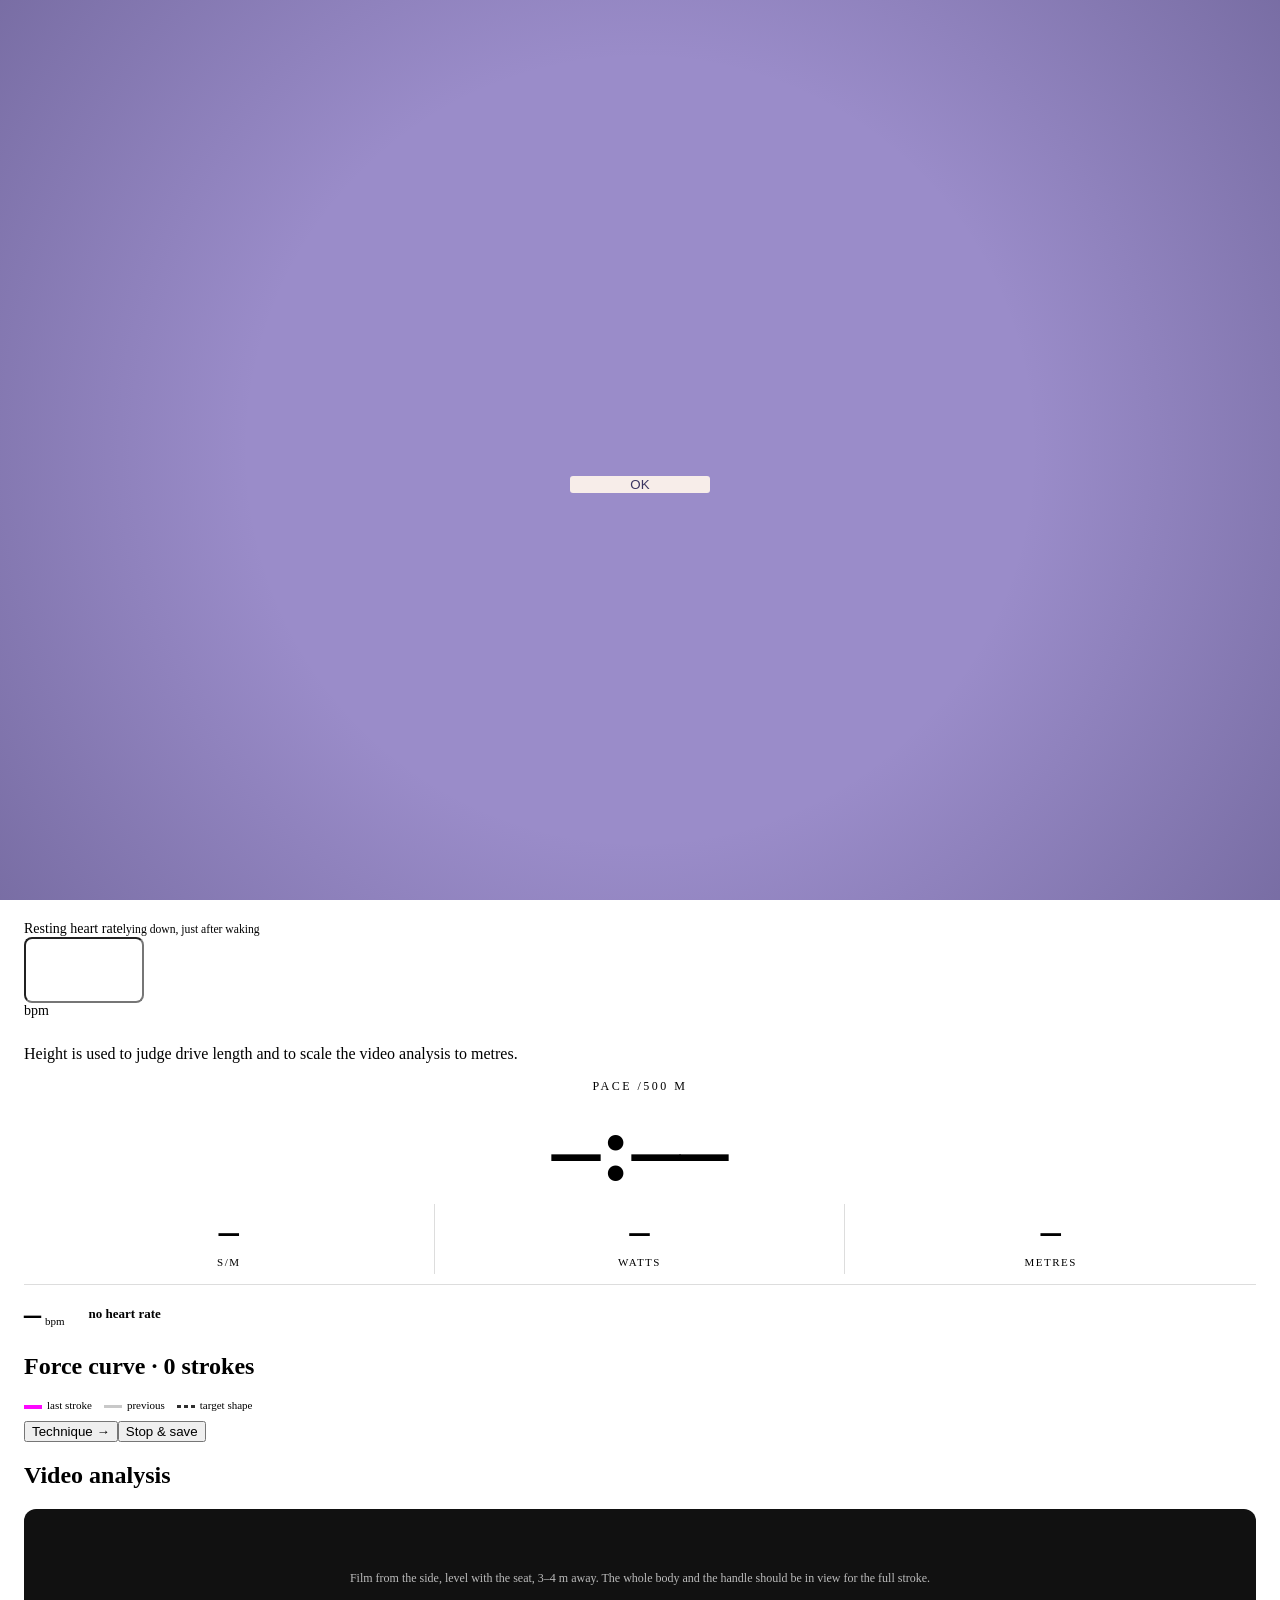
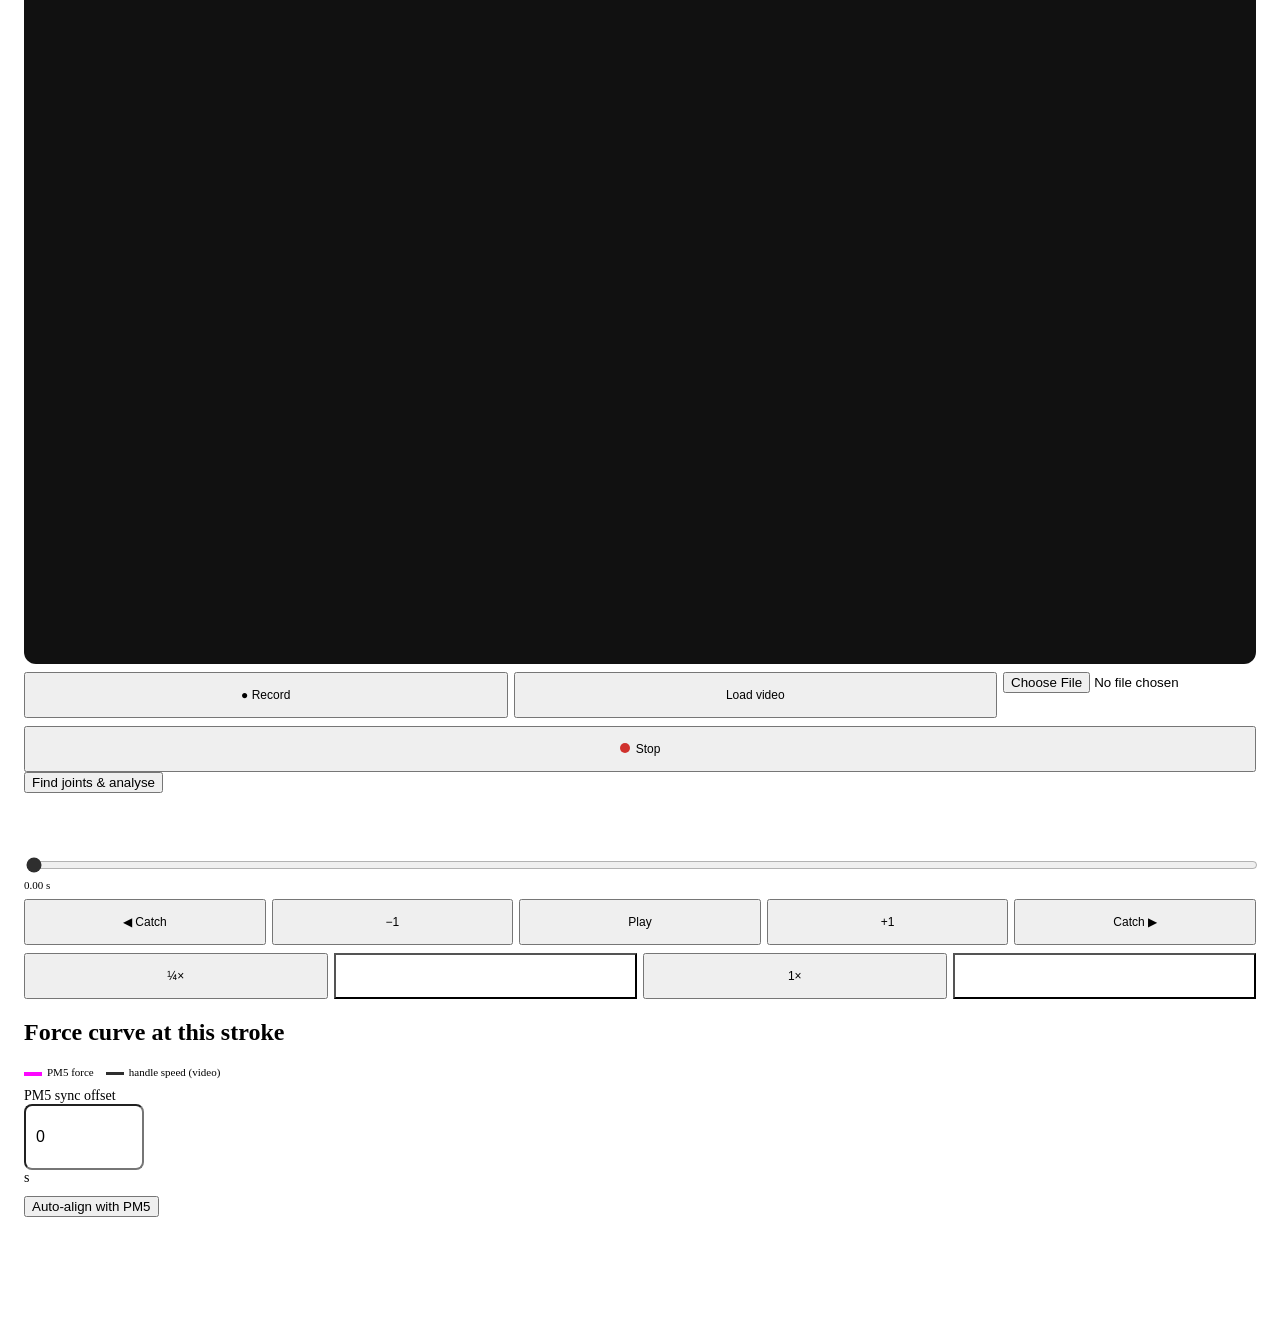
<file: head.html>
<!DOCTYPE html>
<html lang="en">
<head>
<meta charset="UTF-8">
<meta name="viewport" content="width=device-width, initial-scale=1, maximum-scale=1, user-scalable=no, viewport-fit=cover">
<meta name="apple-mobile-web-app-capable" content="yes">
<meta name="apple-mobile-web-app-status-bar-style" content="black">
<meta name="apple-mobile-web-app-title" content="ErgCoach">
<meta name="mobile-web-app-capable" content="yes">
<meta name="theme-color" content="#ffffff">
<link rel="manifest" href="manifest.json">
<link rel="apple-touch-icon" href="icon-180.png">
<link rel="icon" href="icon-192.png">
<title>Erg Coach</title>
<link rel="preconnect" href="https://fonts.googleapis.com">
<link rel="preconnect" href="https://fonts.gstatic.com" crossorigin>
<link href="https://fonts.googleapis.com/css2?family=Ultra&family=Josefin+Sans:wght@300;400;600;700&family=Chivo+Mono:wght@300;400;700;900&display=swap" rel="stylesheet">
<style>
%%BASECSS%%
  /* ---------- ErgCoach ---------- */
  button{ min-height:48px; font-size:13px; padding:14px 12px; }
  .seg button{ min-height:46px; font-size:12px; padding:10px 6px; }
  .btnRow{ gap:10px; }
  .field{ padding:10px 0; font-size:14px; min-height:52px; }
  input[type=number], input[type=text], select{ font-size:16px; min-height:46px; padding:8px 10px; border-radius:8px; }
  input[type=number]{ width:96px; }
  input[type=range]{ width:100%; accent-color:#2e2e2e; }
  main{ padding:0 16px calc(104px + env(safe-area-inset-bottom)); }
  #brandBtn{ min-height:0; }

  #tabs{ position:fixed; left:0; right:0; bottom:0; z-index:20; background:var(--paper); border-top:2px solid var(--line);
    display:flex; padding:8px 6px calc(10px + env(safe-area-inset-bottom)); }
  #tabs button{ flex:1; border:0; background:transparent; min-height:56px; padding:4px 0; display:flex; flex-direction:column; align-items:center; gap:4px; font-size:11px; font-weight:300; letter-spacing:1px; }
  #tabs button svg{ width:24px; height:24px; }
  #tabs button.active{ font-weight:900; }
  #tabs button.active svg{ background:var(--soft); border-radius:8px; outline:3px solid var(--soft); }

  .big3{ display:grid; grid-template-columns:1fr 1fr 1fr; gap:0; text-align:center; }
  .big3 > div{ padding:6px 0; border-right:1px solid #ddd; }
  .big3 > div:last-child{ border-right:0; }
  .big3 .v{ font-weight:900; font-size:clamp(28px, 9vw, 40px); line-height:1.05; font-variant-numeric:tabular-nums; }
  .big3 .l{ font-size:11px; letter-spacing:1.5px; text-transform:uppercase; font-weight:300; color:var(--ink-mid); margin-top:4px; }
  .paceBig{ text-align:center; font-weight:900; font-size:clamp(64px, 22vw, 96px); line-height:1; font-variant-numeric:tabular-nums; margin:6px 0 2px; }
  .paceLbl{ text-align:center; font-size:12px; letter-spacing:2.5px; text-transform:uppercase; font-weight:300; }
  .chart{ display:block; width:100%; height:auto; border:2px solid var(--line); border-radius:12px; background:#fff; }
  .legend{ display:flex; flex-wrap:wrap; gap:12px; font-size:11px; color:var(--ink-mid); margin-top:8px; }
  .legend i{ display:inline-block; width:18px; height:3px; vertical-align:middle; margin-right:5px; background:#2e2e2e; }
  .chips{ display:grid; grid-template-columns:1fr 1fr; gap:8px; margin-top:10px; }
  .chip{ border:2px solid var(--line); border-radius:10px; padding:8px 10px; }
  .chip .cv{ font-size:20px; font-weight:900; font-variant-numeric:tabular-nums; }
  .chip .cl{ font-size:11px; color:var(--ink-mid); margin-top:2px; }
  .chip.warn{ border-color:#FD08FF; }
  .score{ display:flex; align-items:center; gap:14px; }
  .score .sv{ font-size:56px; font-weight:900; line-height:1; }
  .score .st{ font-size:12px; color:var(--ink-mid); line-height:1.5; }
  .find{ border-top:2px solid var(--line); padding:12px 0 4px; }
  .find:first-of-type{ border-top:0; }
  .find h3{ margin:0 0 4px; font-size:15px; font-weight:900; }
  .find .sev{ display:inline-block; font-size:10px; letter-spacing:1px; text-transform:uppercase; border:1.5px solid var(--ink); border-radius:5px; padding:1px 5px; margin-left:6px; vertical-align:2px; font-weight:700; }
  .find .sev.hi{ border-color:#FD08FF; color:#FD08FF; }
  .find p{ font-size:13px; line-height:1.55; margin:4px 0; color:var(--ink); font-weight:300; }
  .find .drill{ font-size:12px; border-left:3px solid #FD08FF; padding:4px 10px; margin:8px 0 6px; line-height:1.5; }
  .note{ border:2px solid #FD08FF; border-radius:10px; padding:10px 12px; font-size:12px; line-height:1.55; margin:10px 0; }
  .note b{ font-weight:900; }
  .status{ font-size:12px; color:var(--ink-mid); margin-top:8px; min-height:18px; }

  /* video */
  .vwrap{ position:relative; width:100%; border:2px solid var(--line); border-radius:12px; overflow:hidden; background:#111; }
  .vwrap video{ display:block; width:100%; height:auto; }
  .vwrap canvas{ position:absolute; inset:0; width:100%; height:100%; pointer-events:none; }
  .vwrap .empty{ color:#bbb; font-size:12px; padding:60px 20px; text-align:center; line-height:1.6; }
  .vbar{ display:flex; gap:6px; margin-top:8px; }
  .vbar button{ flex:1; min-height:46px; padding:8px 4px; font-size:12px; }
  .vbar button.active{ background:var(--ink); color:#fff; }
  .prog{ height:8px; border:2px solid var(--line); border-radius:5px; margin-top:8px; overflow:hidden; }
  .prog i{ display:block; height:100%; width:0; background:var(--ink); }
  .scrub{ margin-top:10px; }
  .vt{ display:flex; justify-content:space-between; font-size:11px; color:var(--ink-mid); margin-top:2px; }
  .recDot{ display:inline-block; width:10px; height:10px; border-radius:50%; background:#d0312d; margin-right:6px; animation:blink 1s infinite; }
  @keyframes blink{ 50%{ opacity:.2; } }
  .sess{ border:2px solid var(--line); border-radius:10px; padding:12px 14px; margin-bottom:8px; }
  .sess .sT{ font-size:14px; font-weight:900; }
  .sess .sM{ font-size:11px; color:var(--ink-mid); margin-top:3px; line-height:1.4; }
  #toast{ position:fixed; left:50%; bottom:calc(96px + env(safe-area-inset-bottom)); transform:translateX(-50%); z-index:30;
    background:var(--ink); color:var(--paper); border-radius:8px; padding:10px 16px; font-size:11px; font-weight:700; letter-spacing:1px;
    text-transform:uppercase; opacity:0; transition:opacity .2s; pointer-events:none; white-space:nowrap; }
  #toast.show{ opacity:1; }
  .selfRow{ display:flex; align-items:center; gap:12px; border-top:1px solid #ddd; margin-top:10px; padding-top:10px; }
  .selfRow .sv{ font-size:34px; font-weight:900; min-width:90px; }
  .selfRow .sl{ font-size:12px; color:#757575; } .selfRow small{ font-size:11px; }
  .xpc{ background:#f8eed5; border:3px solid #1b130d; border-radius:16px 12px 18px 10px; box-shadow:4px 4px 0 #1b130d; padding:14px; margin:6px 0 16px; color:#1b130d; }
  .xpc .pTop{ display:flex; justify-content:space-between; }
  .xpc .pLv{ font-family:Ultra, Georgia, serif; font-size:26px; color:#c8352b; -webkit-text-stroke:1px #1b130d; }
  .xpc .pRank{ font-size:12px; text-transform:uppercase; letter-spacing:1px; }
  .xpc .pBar{ height:14px; border:2px solid #1b130d; border-radius:8px; background:#fffaf0; overflow:hidden; margin:10px 0 4px; }
  .xpc .pBar i{ display:block; height:100%; background:#e0a526; }
  .xpc .pbs{ display:grid; grid-template-columns:1fr 1fr 1fr; gap:6px; margin-top:6px; }
  .xpc .pbs div{ border:2px solid #1b130d; border-radius:8px; padding:6px 8px; background:#fffaf0; }
  .xpc .pbs b{ font-size:16px; display:block; } .xpc .pbs small{ font-size:10px; color:#6b5a45; }
  .xpc .badges{ display:flex; flex-wrap:wrap; gap:6px; margin-top:6px; }
  .xpc .badges span{ font-size:11px; border:2px dashed #b9a98c; color:#b9a98c; border-radius:20px; padding:4px 9px; }
  .xpc .badges span.on{ border:2px solid #1b130d; background:#e0a526; color:#1b130d; font-weight:700; box-shadow:2px 2px 0 #1b130d; }
  /* coached workout overlay: lobby + landscape game */
  #sess{ position:fixed; inset:0; z-index:70; background:#efe1bd; color:#1b130d; overflow:auto; font-family:'Chivo Mono',monospace; }
  #sessX{ position:fixed; right:8px; top:8px; z-index:3; min-height:34px; padding:4px 10px; border:3px solid #1b130d; background:#f8eed5; border-radius:10px; box-shadow:2px 2px 0 #1b130d; }
  #sessIn{ height:100%; }
  #wkCv{ display:block; width:100vw; height:100vh; height:100dvh; }
  #sess .turn{ display:none; }
  @media (orientation:portrait){ #sess .turn{ display:flex; position:absolute; inset:0; align-items:center; justify-content:center; background:rgba(239,225,189,.96); font-family:Ultra, Georgia, serif; font-size:24px; text-align:center; padding:30px; } }
  .lob{ display:grid; grid-template-columns:minmax(200px,38%) 1fr; gap:16px; padding:16px 16px 20px; min-height:100%; align-items:start; }
  @media (orientation:portrait){ .lob{ grid-template-columns:1fr; } }
  .lobL{ background:#f8eed5; border:3px solid #1b130d; border-radius:18px 14px 20px 12px; box-shadow:4px 4px 0 #1b130d; padding:14px; text-align:center; }
  .lobName{ font-family:Ultra, Georgia, serif; font-size:24px; margin:4px 0 10px; }
  .lobT{ font-family:Ultra, Georgia, serif; font-size:24px; color:#c8352b; -webkit-text-stroke:1px #1b130d; }
  .lobS{ font-size:12px; color:#6b5a45; margin-bottom:6px; }
  .lobPm{ margin-top:10px; font-size:12px; } .lobPm button{ min-height:36px; padding:4px 10px; }
  #sess button{ border:3px solid #1b130d; box-shadow:2px 2px 0 #1b130d; background:#f8eed5; color:#1b130d; border-radius:12px; }
  #sess button.big{ width:100%; min-height:56px; font-family:Ultra, Georgia, serif; font-size:20px; text-transform:none; }
  #sess button.go{ background:#e0a526; animation:bob .6s ease-in-out infinite alternate; }
  .lbl2{ font-size:10px; letter-spacing:1.5px; text-transform:uppercase; margin:12px 0 5px; }
  .pk{ display:flex; flex-wrap:wrap; gap:6px; }
  #sess .pk button{ min-height:36px; min-width:36px; padding:3px 8px; font-size:11px; box-shadow:none; border-width:2px; }
  #sess .pk button.on{ background:#1b130d; color:#f8eed5; box-shadow:2px 2px 0 #e0a526; }
  .pk i{ display:block; width:22px; height:22px; border-radius:50%; border:2px solid #1b130d; }
  .crew{ display:flex; flex-wrap:wrap; gap:8px; } .crew span{ display:flex; flex-direction:column; align-items:center; font-size:10px; }
  .hits{ display:flex; flex-wrap:wrap; gap:4px; justify-content:center; margin-top:10px; } .hits span{ color:#fff; border:2px solid #1b130d; border-radius:20px; padding:2px 8px; font-size:10px; font-weight:700; }
  #sess .sty{ font-size:13px; line-height:1.5; }
  .hrRow{ display:flex; align-items:center; gap:12px; border-top:1px solid #ddd; margin-top:10px; padding-top:10px; }
  .hrV{ font-size:34px; font-weight:900; font-variant-numeric:tabular-nums; }
  .hrV small{ font-size:11px; font-weight:300; margin-left:4px; color:var(--ink-mid); }
  .hrZ{ flex:1; border-radius:10px; padding:10px 12px; font-size:13px; font-weight:900; background:var(--soft); }
  .liveTeam{ font-size:11px; color:var(--ink-mid); margin-top:8px; text-align:center; }
  .zt{ width:100%; margin-top:10px; }
  .zt td:first-child{ font-weight:900; }
  .zt .sw{ display:inline-block; width:10px; height:10px; border-radius:3px; margin-right:6px; vertical-align:0; }
  .pad{ display:grid; grid-template-columns:repeat(3,1fr); gap:10px; margin-top:12px; }
  .pad button{ font-size:24px; font-weight:900; min-height:62px; }
  .pinDots{ display:flex; justify-content:center; gap:16px; margin:14px 0 4px; }
  .pinDots i{ width:18px; height:18px; border-radius:50%; border:2px solid var(--ink); }
  .pinDots i.on{ background:var(--ink); }
  .names{ display:grid; grid-template-columns:1fr 1fr; gap:8px; margin-top:10px; }
  .names button{ text-transform:none; letter-spacing:0; font-size:15px; }
  #banner{ position:fixed; inset:0; z-index:80; background:rgba(46,46,46,0.94); color:#fff; display:flex; flex-direction:column; align-items:center; justify-content:center; gap:24px; padding:30px; text-align:center; }
  #banner #bannerTxt{ font-size:clamp(40px, 14vw, 72px); font-weight:900; line-height:1.05; }
  #banner #bannerTxt small{ display:block; font-size:16px; font-weight:300; margin-top:12px; letter-spacing:1px; }
  #banner button{ background:#fff; min-width:140px; }
  /* cartoon title card for countdowns and messages from the coach */
  #banner{ background:#c8352b; overflow:hidden; }
  #banner::before{ content:''; position:absolute; inset:-60%; background:repeating-conic-gradient(from 0deg, #c8352b 0 7.5deg, #e0a526 7.5deg 15deg); animation:spin 24s linear infinite; }
  #banner::after{ content:''; position:absolute; inset:0; background:radial-gradient(circle, transparent 40%, rgba(40,25,10,.55)); pointer-events:none; }
  #banner #bannerTxt{ position:relative; z-index:1; font-family:Ultra, Georgia, serif; font-weight:400; color:#c8352b; background:#f8eed5; border:5px solid #1b130d; border-radius:22px 16px 24px 14px; box-shadow:6px 6px 0 #1b130d; padding:22px 28px; -webkit-text-stroke:2px #1b130d; animation:bob .5s ease-in-out infinite alternate; }
  #banner #bannerTxt small{ -webkit-text-stroke:0; color:#1b130d; font-family:'Chivo Mono',monospace; font-weight:700; }
  #banner button{ position:relative; z-index:1; border:3px solid #1b130d; box-shadow:3px 3px 0 #1b130d; background:#f8eed5; color:#1b130d; }
  @keyframes bob{ from{ transform:translateY(-3px) rotate(-1deg); } to{ transform:translateY(3px) rotate(1deg); } }
  @keyframes spin{ to{ transform:rotate(360deg); } }
  .bars{ display:flex; align-items:flex-end; gap:6px; height:120px; border-bottom:2px solid var(--line); margin-top:10px; }
  .bars > div{ flex:1; display:flex; flex-direction:column-reverse; }
  .bars span{ display:block; }
  .barsL{ display:flex; gap:6px; font-size:10px; color:var(--ink-mid); margin-top:4px; }
  .barsL > div{ flex:1; text-align:center; }
  .sess .btnRow button{ min-height:44px; padding:10px 8px; font-size:12px; }

  /* ===== LOW-POLY THEME (dusk palette, faceted backgrounds, flat cards, Josefin Sans) ===== */
  :root{ --lp-ink:#3b3560; --lp-cream:#fff8ef; --lp-gold:#f7b267; --lp-rose:#ee8a7a; --lp-teal:#4fa3a5; --lp-plum:#55558f; }
  .lpbg{ background-color:#b9a2d6 !important; background-size:cover !important; background-position:center !important; }

  #sess{ color:var(--lp-cream); font-family:'Josefin Sans', sans-serif; }
  #sessX, #sess button{ border:0 !important; box-shadow:none !important; border-radius:3px !important; background:rgba(255,246,236,.92); color:var(--lp-ink); font-family:'Josefin Sans', sans-serif; font-weight:700; letter-spacing:.08em; }
  #sess button.big{ font-family:'Josefin Sans', sans-serif; letter-spacing:.14em; text-transform:uppercase; }
  #sess button.go{ background:var(--lp-gold); animation:none; }
  #sess .pk button.on{ background:var(--lp-ink); color:var(--lp-cream); box-shadow:inset 0 -3px 0 var(--lp-gold) !important; }
  .pk i{ border:0; clip-path:polygon(50% 0,100% 25%,100% 75%,50% 100%,0 75%,0 25%); border-radius:0; }
  .lobL{ background:rgba(255,246,236,.95); color:var(--lp-ink); border:0; border-radius:4px; box-shadow:0 12px 34px rgba(59,53,96,.35); }
  .lobName{ font-family:'Josefin Sans', sans-serif; font-weight:700; }
  .lobT{ font-family:'Josefin Sans', sans-serif; font-weight:700; color:var(--lp-cream); -webkit-text-stroke:0; letter-spacing:.04em; }
  .lobS{ color:rgba(255,246,236,.8); } .lobL .lobS{ color:#6b6680; } .lbl2{ color:rgba(255,246,236,.75); letter-spacing:.25em; }
  .hits span{ border:0; border-radius:2px; }
  #sess .turn{ background:rgba(59,53,96,.96) !important; font-family:'Josefin Sans', sans-serif !important; }
  #banner{ background:#9a8cc9; } #banner::before{ display:none; } #banner::after{ background:radial-gradient(circle, transparent 50%, rgba(59,53,96,.35)); }
  #banner #bannerTxt{ font-family:'Josefin Sans', sans-serif; font-weight:700; color:var(--lp-cream); background:transparent; border:0; box-shadow:none; -webkit-text-stroke:0; animation:none; }
  #banner #bannerTxt small{ color:var(--lp-gold); font-family:'Josefin Sans', sans-serif; letter-spacing:.2em; text-transform:uppercase; }
  #banner button{ border:0; box-shadow:none; border-radius:3px; background:rgba(255,246,236,.92); color:var(--lp-ink); }
  .xpc{ background:linear-gradient(160deg,#8f84c8,#e8b0c6 70%,#f6c6b1); color:var(--lp-cream); border:0; border-radius:4px; box-shadow:0 12px 30px rgba(59,53,96,.3); }
  .xpc .pLv{ font-family:'Josefin Sans', sans-serif; font-weight:700; color:var(--lp-cream); -webkit-text-stroke:0; }
  .xpc .pBar{ border:0; border-radius:0; background:rgba(255,246,236,.2); } .xpc .pBar i{ background:var(--lp-gold); }
  .xpc .hint, .xpc .smallLbl{ color:rgba(255,246,236,.8); }
  .xpc .pbs div{ border:0; border-radius:3px; background:rgba(255,246,236,.14); } .xpc .pbs small{ color:rgba(255,246,236,.75); }
  .xpc .badges{ gap:4px; } .xpc .badges span{ display:none; } .xpc .bdgw{ display:flex; flex-direction:column; align-items:center; width:62px; font-size:9px; text-align:center; line-height:1.2; }
</style>
</head>
<body>

<header id="top">
  <button id="brandBtn" aria-label="ErgCoach">%%LOGO_BTN%%</button>
  <div class="ttl mono">
    <div class="name">ErgCoach</div>
    <div class="state" id="pmState"><span class="dot" id="pmDot"></span><span id="pmTxt">PM5 not connected</span></div>
  </div>
</header>

<main class="mono">

<!-- CONNECT -->
<section id="v-con">
  <div class="panel" id="teamPane"></div>
  <div class="panel">
    <h2>Concept2 PM5</h2>
    <div id="btWarn"></div>
    <div class="btnRow"><button class="solid" id="btnConnect">Connect PM5</button></div>
    <div class="btnRow"><button id="btnDemo">Try demo rowing</button><button id="btnHr">Heart rate strap</button></div>
    <div class="seg hidden" id="demoSeg" style="margin-top:8px;flex-wrap:wrap">
      <button data-d="good" class="active">Good</button><button data-d="soft">Soft catch</button><button data-d="late">Late peak</button><button data-d="hump">Two humps</button><button data-d="spike">Early spike</button>
    </div>
    <p class="status" id="conStatus"></p>
    <p class="hint">Wake the PM5 (press a button or take a stroke), close ErgData if it is connected, then tap <b>Connect PM5</b> and pick <b>PM5 …</b> with your serial number. The force curve comes from the PM5 itself, stroke by stroke.</p>
  </div>
  <div class="panel">
    <h2>You</h2>
    <div class="field"><div class="fl">Height</div><input type="number" id="pHgt" inputmode="decimal"><div class="fu">cm</div></div>
    <div class="field"><div class="fl">Weight</div><input type="number" id="pWgt" inputmode="decimal"><div class="fu">kg</div></div>
    <div class="field"><div class="fl">Sex<small>for the level bands</small></div><select id="pSex"><option value="">–</option><option value="m">Male</option><option value="f">Female</option></select></div>
    <div class="field"><div class="fl">Year of birth<small>estimates max HR if you have not tested it</small></div><input type="number" id="pBy" inputmode="numeric"><div class="fu"></div></div>
    <div class="field"><div class="fl">Max heart rate<small>highest you have seen in a hard test</small></div><input type="number" id="pMax" inputmode="numeric"><div class="fu">bpm</div></div>
    <div class="field"><div class="fl">Resting heart rate<small>lying down, just after waking</small></div><input type="number" id="pRest" inputmode="numeric"><div class="fu">bpm</div></div>
    <div id="zoneBox"></div>
    <p class="hint">Height is used to judge drive length and to scale the video analysis to metres.</p>
  </div>
</section>

<!-- LIVE -->
<section id="v-live" class="hidden">
  <div class="panel">
    <div class="paceLbl">Pace /500 m</div>
    <div class="paceBig" id="lPace">–:––</div>
    <div class="big3" style="margin-top:8px">
      <div><div class="v" id="lRate">–</div><div class="l">s/m</div></div>
      <div><div class="v" id="lWatt">–</div><div class="l">watts</div></div>
      <div><div class="v" id="lDist">–</div><div class="l">metres</div></div>
    </div>
    <div class="hrRow" id="lHrRow"><div class="hrV"><span id="lHr">–</span><small>bpm</small></div><div class="hrZ" id="lZone">no heart rate</div></div>
    <div class="liveTeam" id="lTeam"></div>
  </div>
  <div class="panel">
    <h2>Force curve · <span id="lStroke">0 strokes</span></h2>
    <div id="lChart"></div>
    <div class="legend"><span><i style="background:#FD08FF;height:4px"></i>last stroke</span><span><i style="background:#c8c8c8"></i>previous</span><span><i style="background:repeating-linear-gradient(90deg,#2e2e2e 0 4px,transparent 4px 7px)"></i>target shape</span></div>
    <div class="chips" id="lChips"></div>
  </div>
  <div class="btnRow"><button id="btnLiveTech">Technique →</button><button id="btnSave">Stop &amp; save</button></div>
</section>

<!-- TECHNIQUE -->
<section id="v-tech" class="hidden">
  <div class="panel" id="techPane"></div>
</section>

<!-- VIDEO -->
<section id="v-video" class="hidden">
  <div class="panel">
    <h2>Video analysis</h2>
    <div class="vwrap" id="vwrap"><div class="empty" id="vEmpty">Film from the side, level with the seat, 3–4 m away. The whole body and the handle should be in view for the full stroke.</div><video id="vid" playsinline muted preload="auto" class="hidden"></video><canvas id="vcan"></canvas></div>
    <div class="vbar" id="vSrcBar"><button id="vRec">● Record</button><button id="vLoad">Load video</button><input type="file" id="vFile" accept="video/*" class="hidden"></div>
    <div class="vbar hidden" id="vRecBar"><button class="solid" id="vStop"><span class="recDot"></span>Stop</button></div>
    <div class="hidden" id="vAnaBar"><div class="btnRow"><button class="solid" id="vAnalyse">Find joints &amp; analyse</button></div><div class="prog"><i id="vProg"></i></div></div>
    <p class="status" id="vStatus"></p>
    <div class="hidden" id="vPlay">
      <input type="range" class="scrub" id="vScrub" min="0" max="1000" value="0">
      <div class="vt"><span id="vT">0.00 s</span><span id="vPhase"></span></div>
      <div class="vbar"><button id="vPrevC">◀ Catch</button><button id="vBack">−1</button><button id="vPP">Play</button><button id="vFwd">+1</button><button id="vNextC">Catch ▶</button></div>
      <div class="vbar" id="vSpeed"><button data-s="0.25">¼×</button><button data-s="0.5" class="active">½×</button><button data-s="1">1×</button><button id="vOv" class="active">Lines</button></div>
    </div>
  </div>
  <div class="panel hidden" id="vSyncPanel">
    <h2>Force curve at this stroke</h2>
    <div id="vForce"></div>
    <div class="legend"><span><i style="background:#FD08FF;height:4px"></i>PM5 force</span><span><i style="background:#2e2e2e"></i>handle speed (video)</span></div>
    <div class="field"><div class="fl">PM5 sync offset<small id="vSyncInfo"></small></div><input type="number" id="vOffset" step="0.1" value="0"><div class="fu">s</div></div>
    <div class="btnRow"><button id="vAutoSync">Auto-align with PM5</button></div>
  </div>
  <div class="panel hidden" id="vResult"></div>
</section>

<!-- LOG -->
<section id="v-log" class="hidden">
  <div class="panel" id="logPane"></div>
</section>

</main>

<nav id="tabs" class="mono">
  <button data-v="con" class="active"><svg viewBox="0 0 24 24" fill="none" stroke="#2e2e2e" stroke-width="2" stroke-linecap="round" stroke-linejoin="round"><path d="M7 7l10 10-5 5V2l5 5L7 17"/></svg>PM5</button>
  <button data-v="live"><svg viewBox="0 0 24 24" fill="none" stroke="#2e2e2e" stroke-width="2" stroke-linecap="round"><path d="M2 18 C6 18 7 5 11 5 S15 14 22 18"/></svg>Live</button>
  <button data-v="tech"><svg viewBox="0 0 24 24" fill="none" stroke="#2e2e2e" stroke-width="2" stroke-linecap="round"><path d="M4 20V10M10 20V4M16 20v-7M22 20H2"/></svg>Technique</button>
  <button data-v="video"><svg viewBox="0 0 24 24" fill="none" stroke="#2e2e2e" stroke-width="2" stroke-linejoin="round"><rect x="2" y="6" width="14" height="12" rx="2"/><path d="M16 10l6-3v10l-6-3z"/></svg>Video</button>
  <button data-v="log"><svg viewBox="0 0 24 24" fill="none" stroke="#2e2e2e" stroke-width="2" stroke-linecap="round"><path d="M5 4h14v16H5zM9 9h6M9 13h6M9 17h3"/></svg>Diary</button>
</nav>

<div id="toast" class="mono"></div>
<div id="sess" class="hidden"><button id="sessX">✕</button><div id="sessIn"></div></div>
<div id="banner" class="mono hidden"><div id="bannerTxt"></div><button id="bannerX">OK</button></div>
</file>
